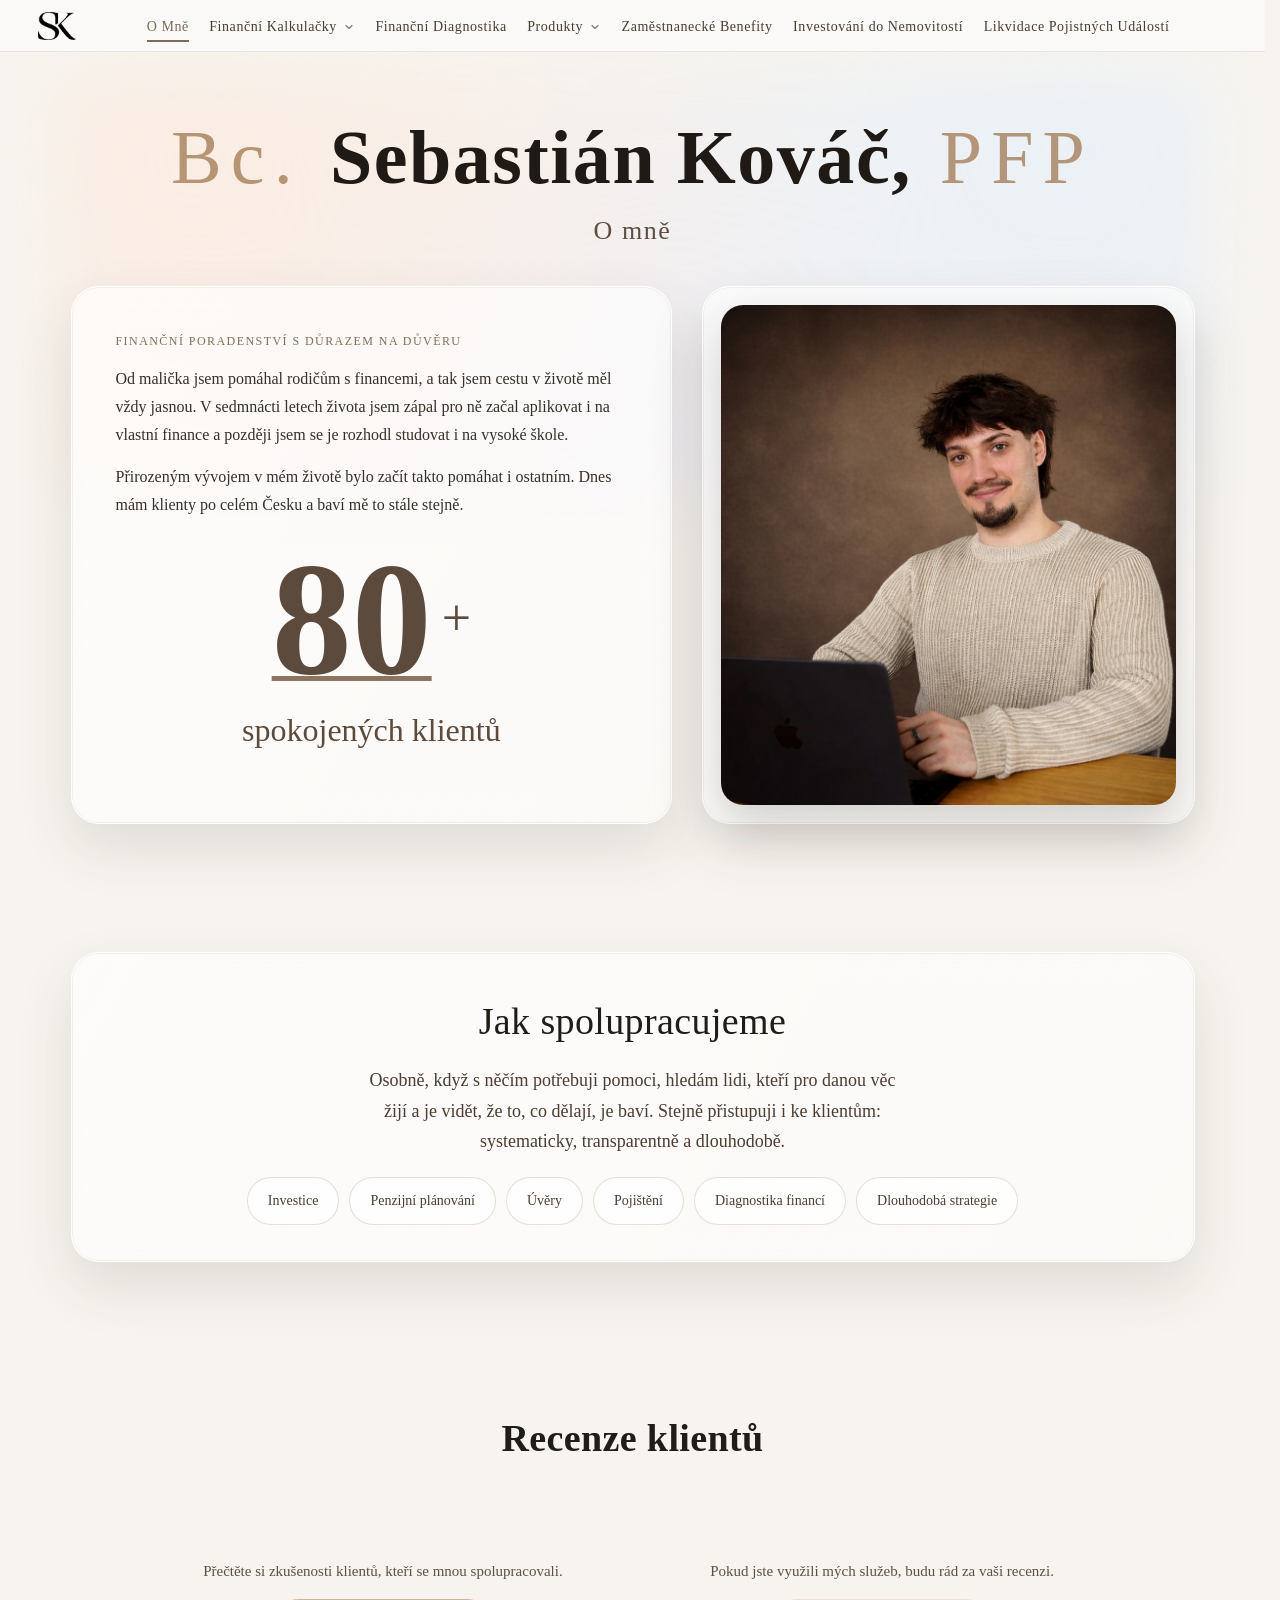
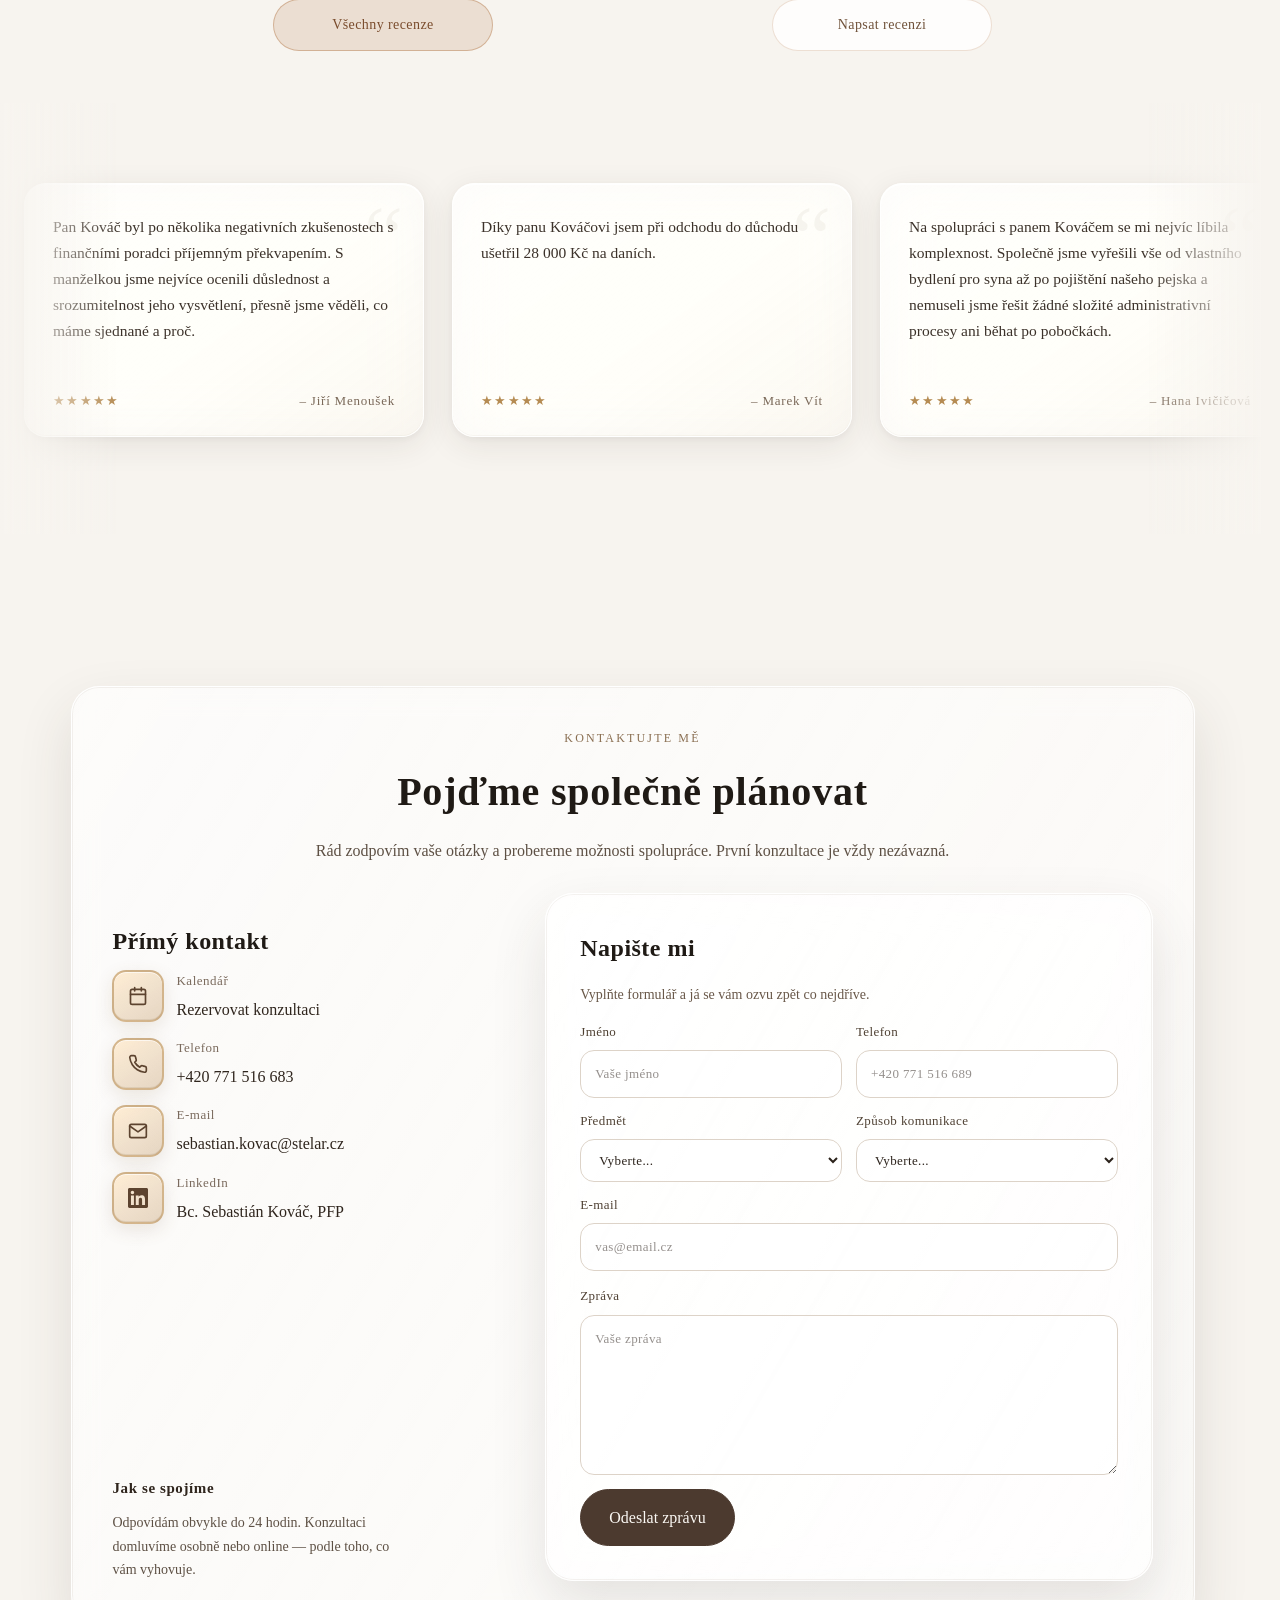
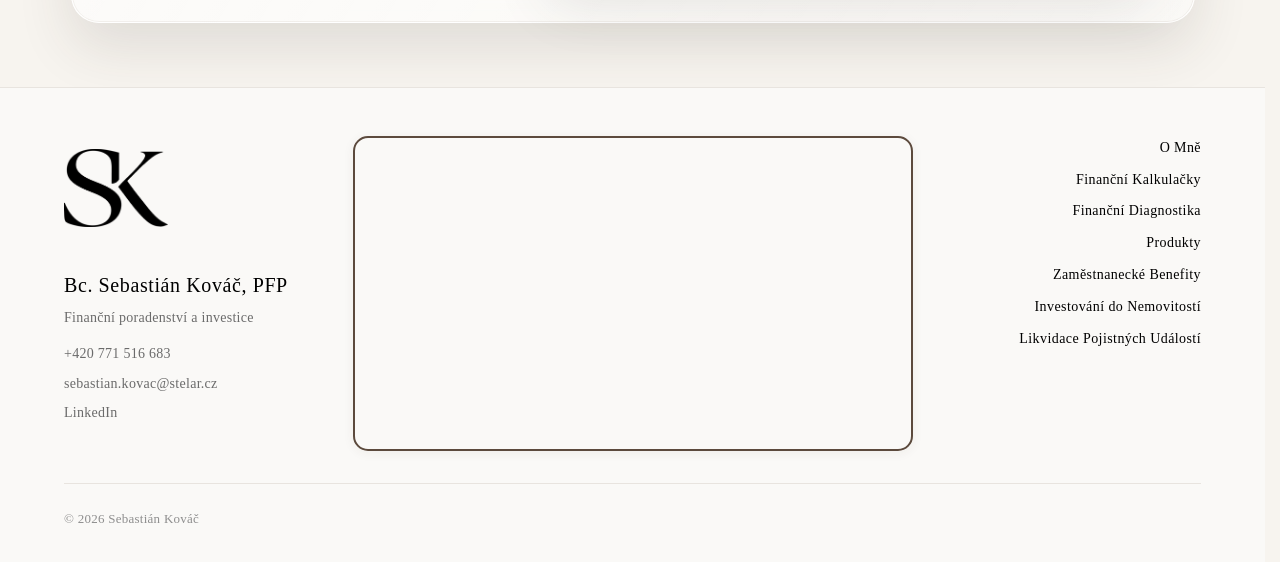
<file: index.html>
<!DOCTYPE html><html lang="cs"> <head><meta charset="utf-8"><meta name="viewport" content="width=device-width, initial-scale=1"><title>Bc. Sebastián Kováč — finanční poradce Brno</title><meta name="description" content="Bc. Sebastián Kováč, PFP — finanční poradce v Brně. Investice, penzijní spoření, úvěry a pojištění s osobním a transparentním přístupem. Klienti po celém Česku."><link rel="canonical" href="https://kovacsebastian.com/"><!-- Open Graph --><meta property="og:type" content="website"><meta property="og:site_name" content="Bc. Sebastián Kováč"><meta property="og:title" content="Bc. Sebastián Kováč — finanční poradce Brno"><meta property="og:description" content="Bc. Sebastián Kováč, PFP — finanční poradce v Brně. Investice, penzijní spoření, úvěry a pojištění s osobním a transparentním přístupem. Klienti po celém Česku."><meta property="og:url" content="https://kovacsebastian.com/"><meta property="og:image" content="https://kovacsebastian.com/omne.png"><meta property="og:locale" content="cs_CZ"><!-- Twitter --><meta name="twitter:card" content="summary_large_image"><meta name="twitter:title" content="Bc. Sebastián Kováč — finanční poradce Brno"><meta name="twitter:description" content="Bc. Sebastián Kováč, PFP — finanční poradce v Brně. Investice, penzijní spoření, úvěry a pojištění s osobním a transparentním přístupem. Klienti po celém Česku."><meta name="twitter:image" content="https://kovacsebastian.com/omne.png"><link rel="icon" href="/favicon.ico" sizes="any"><link rel="icon" type="image/svg+xml" href="/favicon.svg"><link rel="icon" type="image/png" sizes="96x96" href="/favicon-96x96.png"><link rel="apple-touch-icon" href="/apple-touch-icon.png"><link rel="manifest" href="/site.webmanifest"><script type="application/ld+json">{"@context":"https://schema.org","@type":"FinancialService","name":"Bc. Sebastián Kováč","description":"Finanční poradce v Brně — investice, penzijní spoření, úvěry, pojištění a dlouhodobá finanční strategie. Osobní přístup a transparentní poradenství po celém Česku.","url":"https://kovacsebastian.com/","image":"https://kovacsebastian.com/omne.png","email":"sebastian.kovac@stelar.cz","telephone":"+420771516683","areaServed":"CZ","address":{"@type":"PostalAddress","streetAddress":"Pražákova 1008/69","addressLocality":"Brno","postalCode":"639 00","addressCountry":"CZ"}}</script><!-- Google tag (gtag.js) --><script async src="https://www.googletagmanager.com/gtag/js?id=G-MT7EY1N8GN"></script><script>
      window.dataLayer = window.dataLayer || [];
      function gtag(){dataLayer.push(arguments);}
      gtag('js', new Date());
      gtag('config', 'G-MT7EY1N8GN');
    </script><link rel="stylesheet" href="/_astro/BaseLayout.DxZyio2D.css">
<link rel="stylesheet" href="/_astro/index.Bo7BvB8e.css"></head> <body> <nav class="nav-embed" data-astro-cid-dmqpwcec> <a href="/" class="nav-logo" aria-label="Sebastián Kováč — Domů" data-astro-cid-dmqpwcec> <img src="/transpfavicon.png" alt="Sebastián Kováč" data-astro-cid-dmqpwcec> </a> <div class="nav-inner" data-astro-cid-dmqpwcec> <ul class="nav-links" data-astro-cid-dmqpwcec> <li data-astro-cid-dmqpwcec><a href="/" class="nav-link active" data-astro-cid-dmqpwcec>O Mně</a></li> <li class="nav-dropdown-wrap" data-astro-cid-dmqpwcec> <button type="button" class="nav-link nav-trigger" aria-haspopup="true" data-astro-cid-dmqpwcec> <span class="trigger-label" data-astro-cid-dmqpwcec>Finanční Kalkulačky</span> <span class="caret-wrap" aria-hidden="true" data-astro-cid-dmqpwcec> <svg class="caret" width="12" height="12" viewBox="0 0 24 24" fill="none" data-astro-cid-dmqpwcec> <path d="M6 9l6 6 6-6" stroke="currentColor" stroke-width="2.25" stroke-linecap="round" stroke-linejoin="round" data-astro-cid-dmqpwcec></path> </svg> </span> </button> <div class="nav-dropdown" data-astro-cid-dmqpwcec> <a href="/financne-kalkulacky/investicna-kalkulacka" class="nav-dropdown-link" data-astro-cid-dmqpwcec>Kalkulačka Investic</a> <a href="/financne-kalkulacky/kolik-investovat-mesicne" class="nav-dropdown-link" data-astro-cid-dmqpwcec>Měsíční Investice pro Cíl</a> <a href="/financne-kalkulacky/kalkulacka-pro-rentu" class="nav-dropdown-link" data-astro-cid-dmqpwcec>Renta</a> <a href="/financne-kalkulacky/kalkulacka-inflace" class="nav-dropdown-link" data-astro-cid-dmqpwcec>Kalkulačka Inflace</a> </div> </li> <li data-astro-cid-dmqpwcec><a href="/financni-diagnostika" class="nav-link" data-astro-cid-dmqpwcec>Finanční Diagnostika</a></li> <li class="nav-dropdown-wrap" data-astro-cid-dmqpwcec> <button type="button" class="nav-link nav-trigger" aria-haspopup="true" data-astro-cid-dmqpwcec> <span class="trigger-label" data-astro-cid-dmqpwcec>Produkty</span> <span class="caret-wrap" aria-hidden="true" data-astro-cid-dmqpwcec> <svg class="caret" width="12" height="12" viewBox="0 0 24 24" fill="none" data-astro-cid-dmqpwcec> <path d="M6 9l6 6 6-6" stroke="currentColor" stroke-width="2.25" stroke-linecap="round" stroke-linejoin="round" data-astro-cid-dmqpwcec></path> </svg> </span> </button> <div class="nav-dropdown" data-astro-cid-dmqpwcec> <a href="/produkty/investice" class="nav-dropdown-link" data-astro-cid-dmqpwcec>Investice</a> <a href="/produkty/penzijni-sporeni" class="nav-dropdown-link" data-astro-cid-dmqpwcec>Penzijní Spoření</a> <a href="/produkty/uvery" class="nav-dropdown-link" data-astro-cid-dmqpwcec>Úvěry</a> <a href="/produkty/pojisteni" class="nav-dropdown-link" data-astro-cid-dmqpwcec>Pojištění</a> </div> </li> <li data-astro-cid-dmqpwcec><a href="/zamestnanecke-benefity" class="nav-link" data-astro-cid-dmqpwcec>Zaměstnanecké Benefity</a></li> <li data-astro-cid-dmqpwcec><a href="/investovani-do-nemovitosti" class="nav-link" data-astro-cid-dmqpwcec>Investování do Nemovitostí</a></li> <li data-astro-cid-dmqpwcec><a href="/likvidace-pojistnych-udalosti" class="nav-link" data-astro-cid-dmqpwcec>Likvidace Pojistných Událostí</a></li> </ul> </div> <!-- Mobile center name — hidden on desktop --> <span class="nav-mobile-name" aria-hidden="true" data-astro-cid-dmqpwcec>Bc. Sebastián Kováč, PFP</span> <!-- Hamburger — mobile only --> <button class="nav-hamburger" id="navHamburger" aria-label="Otevřít menu" aria-expanded="false" aria-controls="mobOverlay" data-astro-cid-dmqpwcec> <span class="ham-bar" data-astro-cid-dmqpwcec></span> <span class="ham-bar" data-astro-cid-dmqpwcec></span> <span class="ham-bar" data-astro-cid-dmqpwcec></span> </button> </nav> <!-- ─── Mobile full-screen overlay ─── --> <div class="mob-overlay" id="mobOverlay" aria-hidden="true" role="dialog" aria-modal="true" aria-label="Hlavní navigace" data-astro-cid-dmqpwcec> <div class="mob-overlay-inner" data-astro-cid-dmqpwcec> <div class="mob-overlay-head" data-astro-cid-dmqpwcec> <a href="/" class="mob-logo" aria-label="Sebastián Kováč — Domů" data-astro-cid-dmqpwcec> <img src="/transpfavicon.png" alt="Sebastián Kováč" data-astro-cid-dmqpwcec> </a> <button class="mob-close" id="mobClose" aria-label="Zavřít menu" data-astro-cid-dmqpwcec> <svg width="20" height="20" viewBox="0 0 24 24" fill="none" data-astro-cid-dmqpwcec> <path d="M18 6L6 18M6 6l12 12" stroke="currentColor" stroke-width="2.2" stroke-linecap="round" data-astro-cid-dmqpwcec></path> </svg> </button> </div> <nav class="mob-nav" data-astro-cid-dmqpwcec> <ul class="mob-list" data-astro-cid-dmqpwcec> <li class="mob-item" style="--i:0" data-astro-cid-dmqpwcec> <a href="/" class="mob-link active" data-astro-cid-dmqpwcec>O Mně</a> </li> <li class="mob-item mob-has-sub" style="--i:1" data-astro-cid-dmqpwcec> <button class="mob-link mob-trigger" aria-expanded="false" data-astro-cid-dmqpwcec> <span data-astro-cid-dmqpwcec>Finanční Kalkulačky</span> <svg class="mob-caret" width="16" height="16" viewBox="0 0 24 24" fill="none" data-astro-cid-dmqpwcec> <path d="M6 9l6 6 6-6" stroke="currentColor" stroke-width="2" stroke-linecap="round" stroke-linejoin="round" data-astro-cid-dmqpwcec></path> </svg> </button> <div class="mob-sub" data-astro-cid-dmqpwcec> <ul data-astro-cid-dmqpwcec> <li data-astro-cid-dmqpwcec><a href="/financne-kalkulacky/investicna-kalkulacka" class="mob-sub-link" data-astro-cid-dmqpwcec>Kalkulačka Investic</a></li> <li data-astro-cid-dmqpwcec><a href="/financne-kalkulacky/kolik-investovat-mesicne" class="mob-sub-link" data-astro-cid-dmqpwcec>Měsíční Investice pro Cíl</a></li> <li data-astro-cid-dmqpwcec><a href="/financne-kalkulacky/kalkulacka-pro-rentu" class="mob-sub-link" data-astro-cid-dmqpwcec>Renta</a></li> <li data-astro-cid-dmqpwcec><a href="/financne-kalkulacky/kalkulacka-inflace" class="mob-sub-link" data-astro-cid-dmqpwcec>Kalkulačka Inflace</a></li> </ul> </div> </li> <li class="mob-item" style="--i:2" data-astro-cid-dmqpwcec> <a href="/financni-diagnostika" class="mob-link" data-astro-cid-dmqpwcec>Finanční Diagnostika</a> </li> <li class="mob-item mob-has-sub" style="--i:3" data-astro-cid-dmqpwcec> <button class="mob-link mob-trigger" aria-expanded="false" data-astro-cid-dmqpwcec> <span data-astro-cid-dmqpwcec>Produkty</span> <svg class="mob-caret" width="16" height="16" viewBox="0 0 24 24" fill="none" data-astro-cid-dmqpwcec> <path d="M6 9l6 6 6-6" stroke="currentColor" stroke-width="2" stroke-linecap="round" stroke-linejoin="round" data-astro-cid-dmqpwcec></path> </svg> </button> <div class="mob-sub" data-astro-cid-dmqpwcec> <ul data-astro-cid-dmqpwcec> <li data-astro-cid-dmqpwcec><a href="/produkty/investice" class="mob-sub-link" data-astro-cid-dmqpwcec>Investice</a></li> <li data-astro-cid-dmqpwcec><a href="/produkty/penzijni-sporeni" class="mob-sub-link" data-astro-cid-dmqpwcec>Penzijní Spoření</a></li> <li data-astro-cid-dmqpwcec><a href="/produkty/uvery" class="mob-sub-link" data-astro-cid-dmqpwcec>Úvěry</a></li> <li data-astro-cid-dmqpwcec><a href="/produkty/pojisteni" class="mob-sub-link" data-astro-cid-dmqpwcec>Pojištění</a></li> </ul> </div> </li> <li class="mob-item" style="--i:4" data-astro-cid-dmqpwcec> <a href="/zamestnanecke-benefity" class="mob-link" data-astro-cid-dmqpwcec>Zaměstnanecké Benefity</a> </li> <li class="mob-item" style="--i:5" data-astro-cid-dmqpwcec> <a href="/investovani-do-nemovitosti" class="mob-link" data-astro-cid-dmqpwcec>Investování do Nemovitostí</a> </li> <li class="mob-item" style="--i:6" data-astro-cid-dmqpwcec> <a href="/likvidace-pojistnych-udalosti" class="mob-link" data-astro-cid-dmqpwcec>Likvidace Pojistných Událostí</a> </li> </ul> </nav> <footer class="mob-footer" data-astro-cid-dmqpwcec> <a href="tel:+420771516683" class="mob-footer-link" data-astro-cid-dmqpwcec>+420 771 516 683</a> <span class="mob-footer-sep" aria-hidden="true" data-astro-cid-dmqpwcec>·</span> <a href="mailto:sebastian.kovac@stelar.cz" class="mob-footer-link" data-astro-cid-dmqpwcec>sebastian.kovac@stelar.cz</a> </footer> </div> </div>  <script type="module">(()=>{const s=document.getElementById("navHamburger"),t=document.getElementById("mobOverlay");if(!s||!t)return;const u='a[href],button:not([disabled]),input,textarea,select,[tabindex]:not([tabindex="-1"])';function a(){return Array.from(t.querySelectorAll(u))}function c(){t.setAttribute("aria-hidden","false"),s.setAttribute("aria-expanded","true"),s.classList.add("open"),document.body.style.overflow="hidden",setTimeout(()=>{a()[0]?.focus()},60)}function o(){t.setAttribute("aria-hidden","true"),s.setAttribute("aria-expanded","false"),s.classList.remove("open"),document.body.style.overflow="",s.focus()}s.addEventListener("click",()=>{t.getAttribute("aria-hidden")==="false"?o():c()}),document.getElementById("mobClose")?.addEventListener("click",o),document.addEventListener("keydown",e=>{if(t.getAttribute("aria-hidden")!=="false")return;if(e.key==="Escape"){o();return}if(e.key!=="Tab")return;const n=a();if(!n.length)return;const r=n[0],i=n[n.length-1];e.shiftKey?document.activeElement===r&&(e.preventDefault(),i.focus()):document.activeElement===i&&(e.preventDefault(),r.focus())}),t.querySelectorAll(".mob-trigger").forEach(e=>{e.addEventListener("click",()=>{const n=e.nextElementSibling;if(!n)return;const r=n.classList.contains("open");t.querySelectorAll(".mob-sub.open").forEach(i=>{i.classList.remove("open"),i.previousElementSibling?.setAttribute("aria-expanded","false")}),r||(n.classList.add("open"),e.setAttribute("aria-expanded","true"))})})})();</script> <main>  <section class="hero" data-astro-cid-j7pv25f6> <div class="wash" data-astro-cid-j7pv25f6></div> <div class="hero-title-block" data-astro-cid-j7pv25f6> <h1 class="hero-name" data-astro-cid-j7pv25f6><span class="hero-pfp" data-astro-cid-j7pv25f6>Bc. </span>Sebastián Kováč,<span class="hero-pfp" data-astro-cid-j7pv25f6> PFP</span></h1> <p class="hero-subtitle" data-astro-cid-j7pv25f6>O mně</p> </div> <div class="hero-grid" data-astro-cid-j7pv25f6> <article class="glass hero-card reveal" data-astro-cid-j7pv25f6> <p class="eyebrow" data-astro-cid-j7pv25f6>Finanční poradenství s důrazem na důvěru</p> <p data-astro-cid-j7pv25f6>
Od malička jsem pomáhal rodičům s financemi, a tak jsem cestu v životě měl vždy jasnou.
          V sedmnácti letech života jsem zápal pro ně začal aplikovat i na vlastní finance a později
          jsem se je rozhodl studovat i na vysoké škole.
</p> <p data-astro-cid-j7pv25f6>
Přirozeným vývojem v mém životě bylo začít takto pomáhat i ostatním. Dnes mám klienty po
          celém Česku a baví mě to stále stejně.
</p> <div class="stat-row" data-astro-cid-j7pv25f6> <div class="stat-number" data-astro-cid-j7pv25f6> <u id="clientCounter" data-target="80" data-astro-cid-j7pv25f6>0</u><span class="plus" data-astro-cid-j7pv25f6>+</span> </div> <p class="stat-label" data-astro-cid-j7pv25f6>spokojených klientů</p> </div> </article> <aside class="glass image-card reveal" data-astro-cid-j7pv25f6> <div class="image-wrap" id="tiltCard" data-astro-cid-j7pv25f6> <img src="/omne.png" alt="Sebastián Kováč" data-astro-cid-j7pv25f6> </div> </aside> </div> </section> <section class="services reveal" data-astro-cid-j7pv25f6> <div class="glass service-card" data-astro-cid-j7pv25f6> <h2 data-astro-cid-j7pv25f6>Jak spolupracujeme</h2> <p data-astro-cid-j7pv25f6>
Osobně, když s něčím potřebuji pomoci, hledám lidi, kteří pro danou věc žijí a je vidět, že to,
        co dělají, je baví. Stejně přistupuji i ke klientům: systematicky, transparentně a dlouhodobě.
</p> <div class="pill-grid" data-astro-cid-j7pv25f6> <a href="/produkty/investice" class="pill" data-astro-cid-j7pv25f6>Investice</a> <a href="/produkty/penzijni-sporeni" class="pill" data-astro-cid-j7pv25f6>Penzijní plánování</a> <a href="/produkty/uvery" class="pill" data-astro-cid-j7pv25f6>Úvěry</a> <a href="/produkty/pojisteni" class="pill" data-astro-cid-j7pv25f6>Pojištění</a> <a href="/financni-diagnostika" class="pill" data-astro-cid-j7pv25f6>Diagnostika financí</a> <a href="#kontakt" class="pill" data-astro-cid-j7pv25f6>Dlouhodobá strategie</a> </div> </div> </section> <section class="reviews reveal" aria-label="Recenze klientů" data-astro-cid-j7pv25f6> <div class="reviews-head" data-astro-cid-j7pv25f6> <h2 data-astro-cid-j7pv25f6>Recenze klientů</h2> </div> <div class="reviews-cta-wrap" data-astro-cid-j7pv25f6> <div class="reviews-cta-group" data-astro-cid-j7pv25f6> <div class="reviews-cta-item reviews-cta-item--left" data-astro-cid-j7pv25f6> <p class="reviews-cta-copy" data-astro-cid-j7pv25f6>Přečtěte si zkušenosti klientů, kteří se mnou spolupracovali.</p> <a href="/recenze#vsechny-recenze" class="reviews-cta reviews-cta--secondary" data-astro-cid-j7pv25f6>Všechny recenze</a> </div> <div class="reviews-cta-item reviews-cta-item--right" data-astro-cid-j7pv25f6> <p class="reviews-cta-copy" data-astro-cid-j7pv25f6>Pokud jste využili mých služeb, budu rád za vaši recenzi.</p> <a href="/recenze" class="reviews-cta" data-astro-cid-j7pv25f6>Napsat recenzi</a> </div> </div> </div> <div class="reviews-marquee" data-astro-cid-j7pv25f6> <div class="reviews-edge reviews-edge--left" aria-hidden="true" data-astro-cid-j7pv25f6></div> <div class="reviews-edge reviews-edge--right" aria-hidden="true" data-astro-cid-j7pv25f6></div> <div class="reviews-track" data-astro-cid-j7pv25f6> <article class="review-card" data-astro-cid-j7pv25f6><span class="review-deco" aria-hidden="true" data-astro-cid-j7pv25f6>&ldquo;</span><p data-astro-cid-j7pv25f6>Pan Kováč byl po několika negativních zkušenostech s finančními poradci příjemným překvapením. S manželkou jsme nejvíce ocenili důslednost a srozumitelnost jeho vysvětlení, přesně jsme věděli, co máme sjednané a proč.</p><footer class="review-footer" data-astro-cid-j7pv25f6><div class="stars" data-astro-cid-j7pv25f6>★★★★★</div><span class="reviewer" data-astro-cid-j7pv25f6>– Jiří Menoušek</span></footer></article> <article class="review-card" data-astro-cid-j7pv25f6><span class="review-deco" aria-hidden="true" data-astro-cid-j7pv25f6>&ldquo;</span><p data-astro-cid-j7pv25f6>Díky panu Kováčovi jsem při odchodu do důchodu ušetřil 28 000 Kč na daních.</p><footer class="review-footer" data-astro-cid-j7pv25f6><div class="stars" data-astro-cid-j7pv25f6>★★★★★</div><span class="reviewer" data-astro-cid-j7pv25f6>– Marek Vít</span></footer></article> <article class="review-card" data-astro-cid-j7pv25f6><span class="review-deco" aria-hidden="true" data-astro-cid-j7pv25f6>&ldquo;</span><p data-astro-cid-j7pv25f6>Na spolupráci s panem Kováčem se mi nejvíc líbila komplexnost. Společně jsme vyřešili vše od vlastního bydlení pro syna až po pojištění našeho pejska a nemuseli jsme řešit žádné složité administrativní procesy ani běhat po pobočkách.</p><footer class="review-footer" data-astro-cid-j7pv25f6><div class="stars" data-astro-cid-j7pv25f6>★★★★★</div><span class="reviewer" data-astro-cid-j7pv25f6>– Hana Ivičičová</span></footer></article> <article class="review-card" data-astro-cid-j7pv25f6><span class="review-deco" aria-hidden="true" data-astro-cid-j7pv25f6>&ldquo;</span><p data-astro-cid-j7pv25f6>S panem Kováčem investuji už roky a při nečekané události v rodině, kdy jsem potřebovala rychle vybrat peníze, jsem zjistila, že vše, na čem jsme se dohodli, je pravda a že je to seriózní člověk. Nejenže byly peníze na účtu do 2 dnů po zavolání, ale hlavně jich bylo podstatně více než při jednorázovém vkladu.</p><footer class="review-footer" data-astro-cid-j7pv25f6><div class="stars" data-astro-cid-j7pv25f6>★★★★★</div><span class="reviewer" data-astro-cid-j7pv25f6>– Veronika Knoflíčková</span></footer></article> <article class="review-card" data-astro-cid-j7pv25f6><span class="review-deco" aria-hidden="true" data-astro-cid-j7pv25f6>&ldquo;</span><p data-astro-cid-j7pv25f6>Seriózní jednání na úrovni. Problém s příspěvkem zaměstnavatele, který jsem měl, pan Kováč vyřešil rychle.</p><footer class="review-footer" data-astro-cid-j7pv25f6><div class="stars" data-astro-cid-j7pv25f6>★★★★★</div><span class="reviewer" data-astro-cid-j7pv25f6>– Antonín Novák</span></footer></article> <article class="review-card" data-astro-cid-j7pv25f6><span class="review-deco" aria-hidden="true" data-astro-cid-j7pv25f6>&ldquo;</span><p data-astro-cid-j7pv25f6>Pan Kováč nám pomohl aktualizovat pojištění, aniž by pojišťovna vyžadovala skoumání zdravotného stavu již nemocného manžela</p><footer class="review-footer" data-astro-cid-j7pv25f6><div class="stars" data-astro-cid-j7pv25f6>★★★★★</div><span class="reviewer" data-astro-cid-j7pv25f6>– Zdeněk Ferenčák</span></footer></article> <article class="review-card" data-astro-cid-j7pv25f6><span class="review-deco" aria-hidden="true" data-astro-cid-j7pv25f6>&ldquo;</span><p data-astro-cid-j7pv25f6>Pan Kováč byl po několika negativních zkušenostech s finančními poradci příjemným překvapením. S manželkou jsme nejvíce ocenili důslednost a srozumitelnost jeho vysvětlení, přesně jsme věděli, co máme sjednané a proč.</p><footer class="review-footer" data-astro-cid-j7pv25f6><div class="stars" data-astro-cid-j7pv25f6>★★★★★</div><span class="reviewer" data-astro-cid-j7pv25f6>– Jiří Menoušek</span></footer></article> <article class="review-card" data-astro-cid-j7pv25f6><span class="review-deco" aria-hidden="true" data-astro-cid-j7pv25f6>&ldquo;</span><p data-astro-cid-j7pv25f6>Díky panu Kováčovi jsem při odchodu do důchodu ušetřil 28 000 Kč na daních.</p><footer class="review-footer" data-astro-cid-j7pv25f6><div class="stars" data-astro-cid-j7pv25f6>★★★★★</div><span class="reviewer" data-astro-cid-j7pv25f6>– Marek Vít</span></footer></article> <article class="review-card" data-astro-cid-j7pv25f6><span class="review-deco" aria-hidden="true" data-astro-cid-j7pv25f6>&ldquo;</span><p data-astro-cid-j7pv25f6>Na spolupráci s panem Kováčem se mi nejvíc líbila komplexnost. Společně jsme vyřešili vše od vlastního bydlení pro syna až po pojištění našeho pejska a nemuseli jsme řešit žádné složité administrativní procesy ani běhat po pobočkách.</p><footer class="review-footer" data-astro-cid-j7pv25f6><div class="stars" data-astro-cid-j7pv25f6>★★★★★</div><span class="reviewer" data-astro-cid-j7pv25f6>– Hana Ivičičová</span></footer></article> <article class="review-card" data-astro-cid-j7pv25f6><span class="review-deco" aria-hidden="true" data-astro-cid-j7pv25f6>&ldquo;</span><p data-astro-cid-j7pv25f6>S panem Kováčem investuji už roky a při nečekané události v rodině, kdy jsem potřebovala rychle vybrat peníze, jsem zjistila, že vše, na čem jsme se dohodli, je pravda a že je to seriózní člověk. Nejenže byly peníze na účtu do 2 dnů po zavolání, ale hlavně jich bylo podstatně více než při jednorázovém vkladu.</p><footer class="review-footer" data-astro-cid-j7pv25f6><div class="stars" data-astro-cid-j7pv25f6>★★★★★</div><span class="reviewer" data-astro-cid-j7pv25f6>– Veronika Knoflíčková</span></footer></article> <article class="review-card" data-astro-cid-j7pv25f6><span class="review-deco" aria-hidden="true" data-astro-cid-j7pv25f6>&ldquo;</span><p data-astro-cid-j7pv25f6>Seriózní jednání na úrovni. Problém s příspěvkem zaměstnavatele, který jsem měl, pan Kováč vyřešil rychle.</p><footer class="review-footer" data-astro-cid-j7pv25f6><div class="stars" data-astro-cid-j7pv25f6>★★★★★</div><span class="reviewer" data-astro-cid-j7pv25f6>– Antonín Novák</span></footer></article> <article class="review-card" data-astro-cid-j7pv25f6><span class="review-deco" aria-hidden="true" data-astro-cid-j7pv25f6>&ldquo;</span><p data-astro-cid-j7pv25f6>Pan Kováč nám pomohl aktualizovat pojištění, aniž by pojišťovna vyžadovala skoumání zdravotného stavu již nemocného manžela</p><footer class="review-footer" data-astro-cid-j7pv25f6><div class="stars" data-astro-cid-j7pv25f6>★★★★★</div><span class="reviewer" data-astro-cid-j7pv25f6>– Zdeněk Ferenčák</span></footer></article> </div> </div> </section> <section class="contact reveal" id="kontakt" data-astro-cid-j7pv25f6> <div class="glass contact-shell" data-astro-cid-j7pv25f6> <div class="contact-header" data-astro-cid-j7pv25f6> <p class="contact-kicker" data-astro-cid-j7pv25f6>Kontaktujte mě</p> <h2 class="contact-title" data-astro-cid-j7pv25f6>Pojďme společně plánovat</h2> <p class="contact-sub" data-astro-cid-j7pv25f6>Rád zodpovím vaše otázky a probereme možnosti spolupráce. První konzultace je vždy nezávazná.</p> </div> <div class="contact-columns" data-astro-cid-j7pv25f6> <h3 class="contact-info-heading" data-astro-cid-j7pv25f6>Přímý kontakt</h3> <aside class="contact-info" data-astro-cid-j7pv25f6> <div class="contact-methods" data-astro-cid-j7pv25f6> <a class="contact-method" href="https://calendar.notion.so/meet/sebastinkov/dostupnost" target="_blank" rel="noopener noreferrer" data-astro-cid-j7pv25f6> <span class="method-icon" aria-hidden="true" data-astro-cid-j7pv25f6> <svg width="20" height="20" viewBox="0 0 24 24" fill="none" stroke="currentColor" stroke-width="2" stroke-linecap="round" stroke-linejoin="round" data-astro-cid-j7pv25f6><rect x="3" y="4" width="18" height="18" rx="2" ry="2" data-astro-cid-j7pv25f6></rect><line x1="16" y1="2" x2="16" y2="6" data-astro-cid-j7pv25f6></line><line x1="8" y1="2" x2="8" y2="6" data-astro-cid-j7pv25f6></line><line x1="3" y1="10" x2="21" y2="10" data-astro-cid-j7pv25f6></line></svg> </span> <span class="method-text" data-astro-cid-j7pv25f6> <span class="method-label" data-astro-cid-j7pv25f6>Kalendář</span> <span class="method-value" data-astro-cid-j7pv25f6>Rezervovat konzultaci</span> </span> </a> <a class="contact-method" href="tel:+420771516683" data-astro-cid-j7pv25f6> <span class="method-icon" aria-hidden="true" data-astro-cid-j7pv25f6> <svg width="20" height="20" viewBox="0 0 24 24" fill="none" stroke="currentColor" stroke-width="2" stroke-linecap="round" stroke-linejoin="round" data-astro-cid-j7pv25f6><path d="M22 16.92v3a2 2 0 0 1-2.18 2 19.79 19.79 0 0 1-8.63-3.07 19.5 19.5 0 0 1-6-6 19.79 19.79 0 0 1-3.07-8.67A2 2 0 0 1 4.11 2h3a2 2 0 0 1 2 1.72 12.84 12.84 0 0 0 .7 2.81 2 2 0 0 1-.45 2.11L8.09 9.91a16 16 0 0 0 6 6l1.27-1.27a2 2 0 0 1 2.11-.45 12.84 12.84 0 0 0 2.81.7A2 2 0 0 1 22 16.92z" data-astro-cid-j7pv25f6></path></svg> </span> <span class="method-text" data-astro-cid-j7pv25f6> <span class="method-label" data-astro-cid-j7pv25f6>Telefon</span> <span class="method-value" data-astro-cid-j7pv25f6>+420 771 516 683</span> </span> </a> <a class="contact-method" href="mailto:sebastian.kovac@stelar.cz" data-astro-cid-j7pv25f6> <span class="method-icon" aria-hidden="true" data-astro-cid-j7pv25f6> <svg width="20" height="20" viewBox="0 0 24 24" fill="none" stroke="currentColor" stroke-width="2" stroke-linecap="round" stroke-linejoin="round" data-astro-cid-j7pv25f6><path d="M4 4h16c1.1 0 2 .9 2 2v12c0 1.1-.9 2-2 2H4c-1.1 0-2-.9-2-2V6c0-1.1.9-2 2-2z" data-astro-cid-j7pv25f6></path><polyline points="22,6 12,13 2,6" data-astro-cid-j7pv25f6></polyline></svg> </span> <span class="method-text" data-astro-cid-j7pv25f6> <span class="method-label" data-astro-cid-j7pv25f6>E-mail</span> <span class="method-value" data-astro-cid-j7pv25f6>sebastian.kovac@stelar.cz</span> </span> </a> <a class="contact-method" href="https://www.linkedin.com/in/sebasti%C3%A1n-kov%C3%A1%C4%8D-pfp" target="_blank" rel="noopener noreferrer" data-astro-cid-j7pv25f6> <span class="method-icon" aria-hidden="true" data-astro-cid-j7pv25f6> <svg width="20" height="20" viewBox="0 0 24 24" fill="currentColor" aria-hidden="true" data-astro-cid-j7pv25f6><path d="M20.447 20.452h-3.554v-5.569c0-1.328-.027-3.037-1.852-3.037-1.853 0-2.136 1.445-2.136 2.939v5.667H9.351V9h3.414v1.561h.046c.477-.9 1.637-1.85 3.37-1.85 3.601 0 4.267 2.37 4.267 5.455v6.286zM5.337 7.433c-1.144 0-2.063-.926-2.063-2.065 0-1.138.92-2.063 2.063-2.063 1.14 0 2.064.925 2.064 2.063 0 1.139-.925 2.065-2.064 2.065zm1.782 13.019H3.555V9h3.564v11.452zM22.225 0H1.771C.792 0 0 .774 0 1.729v20.542C0 23.227.792 24 1.771 24h20.451C23.2 24 24 23.227 24 22.271V1.729C24 .774 23.2 0 22.222 0h.003z" data-astro-cid-j7pv25f6></path></svg> </span> <span class="method-text" data-astro-cid-j7pv25f6> <span class="method-label" data-astro-cid-j7pv25f6>LinkedIn</span> <span class="method-value" data-astro-cid-j7pv25f6>Bc. Sebastián Kováč, PFP</span> </span> </a> </div> <div class="contact-aside-note" data-astro-cid-j7pv25f6> <h4 data-astro-cid-j7pv25f6>Jak se spojíme</h4> <p data-astro-cid-j7pv25f6>
Odpovídám obvykle do 24 hodin. Konzultaci domluvíme osobně nebo online — podle toho, co vám vyhovuje.
</p> </div> </aside> <form class="glass contact-form" id="contactForm" data-astro-cid-j7pv25f6> <h3 class="form-heading" data-astro-cid-j7pv25f6>Napište mi</h3> <p class="lead" data-astro-cid-j7pv25f6>Vyplňte formulář a já se vám ozvu zpět co nejdříve.</p> <div class="field-grid" data-astro-cid-j7pv25f6> <label data-astro-cid-j7pv25f6>Jméno<input name="Name" type="text" required placeholder="Vaše jméno" data-astro-cid-j7pv25f6></label> <label data-astro-cid-j7pv25f6>Telefon<input name="Phone" type="tel" placeholder="+420 771 516 689" data-astro-cid-j7pv25f6></label> <label data-astro-cid-j7pv25f6>Předmět
<select name="Subject" required data-astro-cid-j7pv25f6> <option value="" disabled selected data-astro-cid-j7pv25f6>Vyberte...</option> <option data-astro-cid-j7pv25f6>Finanční diagnostika</option> <option data-astro-cid-j7pv25f6>Investování do nemovitostí</option> <option data-astro-cid-j7pv25f6>Investice</option> <option data-astro-cid-j7pv25f6>Penzijní spoření</option> <option data-astro-cid-j7pv25f6>Úvěry</option> <option data-astro-cid-j7pv25f6>Pojištění</option> <option data-astro-cid-j7pv25f6>Jiný</option> </select> </label> <label data-astro-cid-j7pv25f6>Způsob komunikace
<select name="Communication preference" required data-astro-cid-j7pv25f6> <option value="" disabled selected data-astro-cid-j7pv25f6>Vyberte...</option> <option data-astro-cid-j7pv25f6>WhatsApp</option> <option data-astro-cid-j7pv25f6>E-mail</option> <option data-astro-cid-j7pv25f6>Telefon</option> </select> </label> <label class="field-full" data-astro-cid-j7pv25f6>E-mail<input name="Email" type="email" required placeholder="vas@email.cz" data-astro-cid-j7pv25f6></label> </div> <label data-astro-cid-j7pv25f6>Zpráva<textarea name="Message" required placeholder="Vaše zpráva" data-astro-cid-j7pv25f6></textarea></label> <div class="submit-row" data-astro-cid-j7pv25f6> <button type="submit" class="submit-btn" data-astro-cid-j7pv25f6>Odeslat zprávu</button> <p class="form-success" id="formSuccess" style="display:none;" data-astro-cid-j7pv25f6>Zpráva byla úspěšně odeslána.</p> <p class="form-error" id="formError" style="display:none;" data-astro-cid-j7pv25f6>Odeslání se nezdařilo. Zkuste to prosím znovu.</p> </div> </form> </div> </div> </section> <script type="module">(()=>{const c=document.getElementById("clientCounter");if(c){const n=Number(c.getAttribute("data-target")||0),e=1400,r=performance.now(),t=o=>{const s=Math.min((o-r)/e,1),d=1-Math.pow(1-s,4);c.textContent=String(Math.floor(n*d)),s<1&&requestAnimationFrame(t)};requestAnimationFrame(t)}const a=document.getElementById("tiltCard");a&&(a.addEventListener("mousemove",n=>{const e=a.getBoundingClientRect(),r=(n.clientX-e.left)/e.width-.5,t=(n.clientY-e.top)/e.height-.5;a.style.transform=`perspective(900px) rotateX(${(-t*5).toFixed(2)}deg) rotateY(${(r*6).toFixed(2)}deg)`}),a.addEventListener("mouseleave",()=>{a.style.transform="perspective(900px) rotateX(0deg) rotateY(0deg)"}));const l=new IntersectionObserver(n=>{n.forEach(e=>{e.isIntersecting&&e.target.classList.add("in")})},{threshold:.15});document.querySelectorAll(".reveal").forEach(n=>l.observe(n)),document.querySelectorAll(".review-card").forEach(n=>{const e=n,r=(t,o)=>{const s=(t.clientX-o.left)/o.width-.5;return`perspective(700px) rotateX(${(-((t.clientY-o.top)/o.height-.5)*7).toFixed(2)}deg) rotateY(${(s*9).toFixed(2)}deg) scale(1.02)`};e.addEventListener("mouseenter",t=>{const o=e.getBoundingClientRect();e.style.transition="transform 0.2s ease, box-shadow 0.42s cubic-bezier(0.22,1,0.36,1), border-color 0.42s ease",e.style.transform=r(t,o)}),e.addEventListener("mousemove",t=>{e.style.transition="box-shadow 0.42s cubic-bezier(0.22,1,0.36,1), border-color 0.42s ease",e.style.transform=r(t,e.getBoundingClientRect())}),e.addEventListener("mouseleave",()=>{e.style.transition="transform 0.48s cubic-bezier(0.22,1,0.36,1), box-shadow 0.42s cubic-bezier(0.22,1,0.36,1), border-color 0.42s ease",e.style.transform="perspective(700px) rotateX(0deg) rotateY(0deg) scale(1)"})});const i=document.getElementById("contactForm");i&&i.addEventListener("submit",async n=>{n.preventDefault();const e=i.querySelector('button[type="submit"]'),r=document.getElementById("formSuccess"),t=document.getElementById("formError");if(!e||!r||!t)return;const o=Object.fromEntries(new FormData(i));e.disabled=!0,e.textContent="Odesílám…",r.style.display="none",t.style.display="none";try{const s=await fetch("https://api.airtable.com/v0/app9lJFqHiPL7G9kx/KS%20form",{method:"POST",headers:{"Content-Type":"application/json",Authorization:"Bearer patXRmMd6taorwJOE.ec477de62c4f26dce8836562a12c6282aa64f04c66935376506009650a9fb992"},body:JSON.stringify({fields:{Name:o.Name||"",Email:o.Email||"",Phone:o.Phone||"",Message:o.Message||"","Communication preference":o["Communication preference"]||"",Subject:o.Subject||""}})});if(!s.ok)throw new Error(String(s.status));r.style.display="block",i.reset()}catch{t.style.display="block"}finally{e.disabled=!1,e.textContent="Odeslat zprávu"}})})();</script>  </main> <footer class="footer-embed" data-astro-cid-sz7xmlte> <div class="footer-inner" data-astro-cid-sz7xmlte> <div class="footer-row" data-astro-cid-sz7xmlte> <div class="footer-main" data-astro-cid-sz7xmlte> <a href="/" class="footer-logo-link" aria-label="Domů" data-astro-cid-sz7xmlte> <img src="/transpfavicon.png" alt="Sebastián Kováč" class="footer-logo" data-astro-cid-sz7xmlte> </a> <div class="footer-name" data-astro-cid-sz7xmlte>Bc. Sebastián Kováč, PFP</div> <div class="footer-tagline" data-astro-cid-sz7xmlte>Finanční poradenství a investice</div> <div class="footer-contact" data-astro-cid-sz7xmlte> <a href="tel:+420771516683" class="footer-contact-link" data-astro-cid-sz7xmlte>+420 771 516 683</a> <a href="mailto:sebastian.kovac@stelar.cz" class="footer-contact-link" data-astro-cid-sz7xmlte>sebastian.kovac@stelar.cz</a> <a href="https://www.linkedin.com/in/sebasti%C3%A1n-kov%C3%A1%C4%8D-pfp" class="footer-contact-link" target="_blank" rel="noopener noreferrer" data-astro-cid-sz7xmlte>LinkedIn</a> </div> </div> <div class="footer-map-wrap" data-astro-cid-sz7xmlte> <iframe src="https://www.google.com/maps/embed?pb=!1m18!1m12!1m3!1d652.0728525897156!2d16.605030069661147!3d49.17605667494077!2m3!1f0!2f0!3f0!3m2!1i1024!2i768!4f13.1!3m3!1m2!1s0x47129507feac52ad%3A0x5b858fd3dbffa63!2sPra%C5%BE%C3%A1kova%201008%2F69%2C%20639%2000%20Brno-jih%2C%20Czechia!5e0!3m2!1sen!2ses!4v1772108890025!5m2!1sen!2ses" width="600" height="450" allowfullscreen="" loading="lazy" referrerpolicy="no-referrer-when-downgrade" title="Mapa - Pražákova 1008/69, Brno" data-astro-cid-sz7xmlte></iframe> </div> <nav class="footer-links" data-astro-cid-sz7xmlte> <a href="/" class="footer-link" data-astro-cid-sz7xmlte>O Mně</a> <a href="/financne-kalkulacky/investicna-kalkulacka" class="footer-link" data-astro-cid-sz7xmlte>Finanční Kalkulačky</a> <a href="/financni-diagnostika" class="footer-link" data-astro-cid-sz7xmlte>Finanční Diagnostika</a> <a href="/produkty/investice" class="footer-link" data-astro-cid-sz7xmlte>Produkty</a> <a href="/zamestnanecke-benefity" class="footer-link" data-astro-cid-sz7xmlte>Zaměstnanecké Benefity</a> <a href="/investovani-do-nemovitosti" class="footer-link" data-astro-cid-sz7xmlte>Investování do Nemovitostí</a> <a href="/likvidace-pojistnych-udalosti" class="footer-link" data-astro-cid-sz7xmlte>Likvidace Pojistných Událostí</a> </nav> </div> <div class="footer-bottom" data-astro-cid-sz7xmlte> <div class="footer-copy" data-astro-cid-sz7xmlte>© <span id="footer-year" data-astro-cid-sz7xmlte></span> Sebastián Kováč</div> </div> </div> </footer> <script type="module">(function(){var e=document.getElementById("footer-year");e&&(e.textContent=String(new Date().getFullYear()))})();</script> </body></html>
</file>
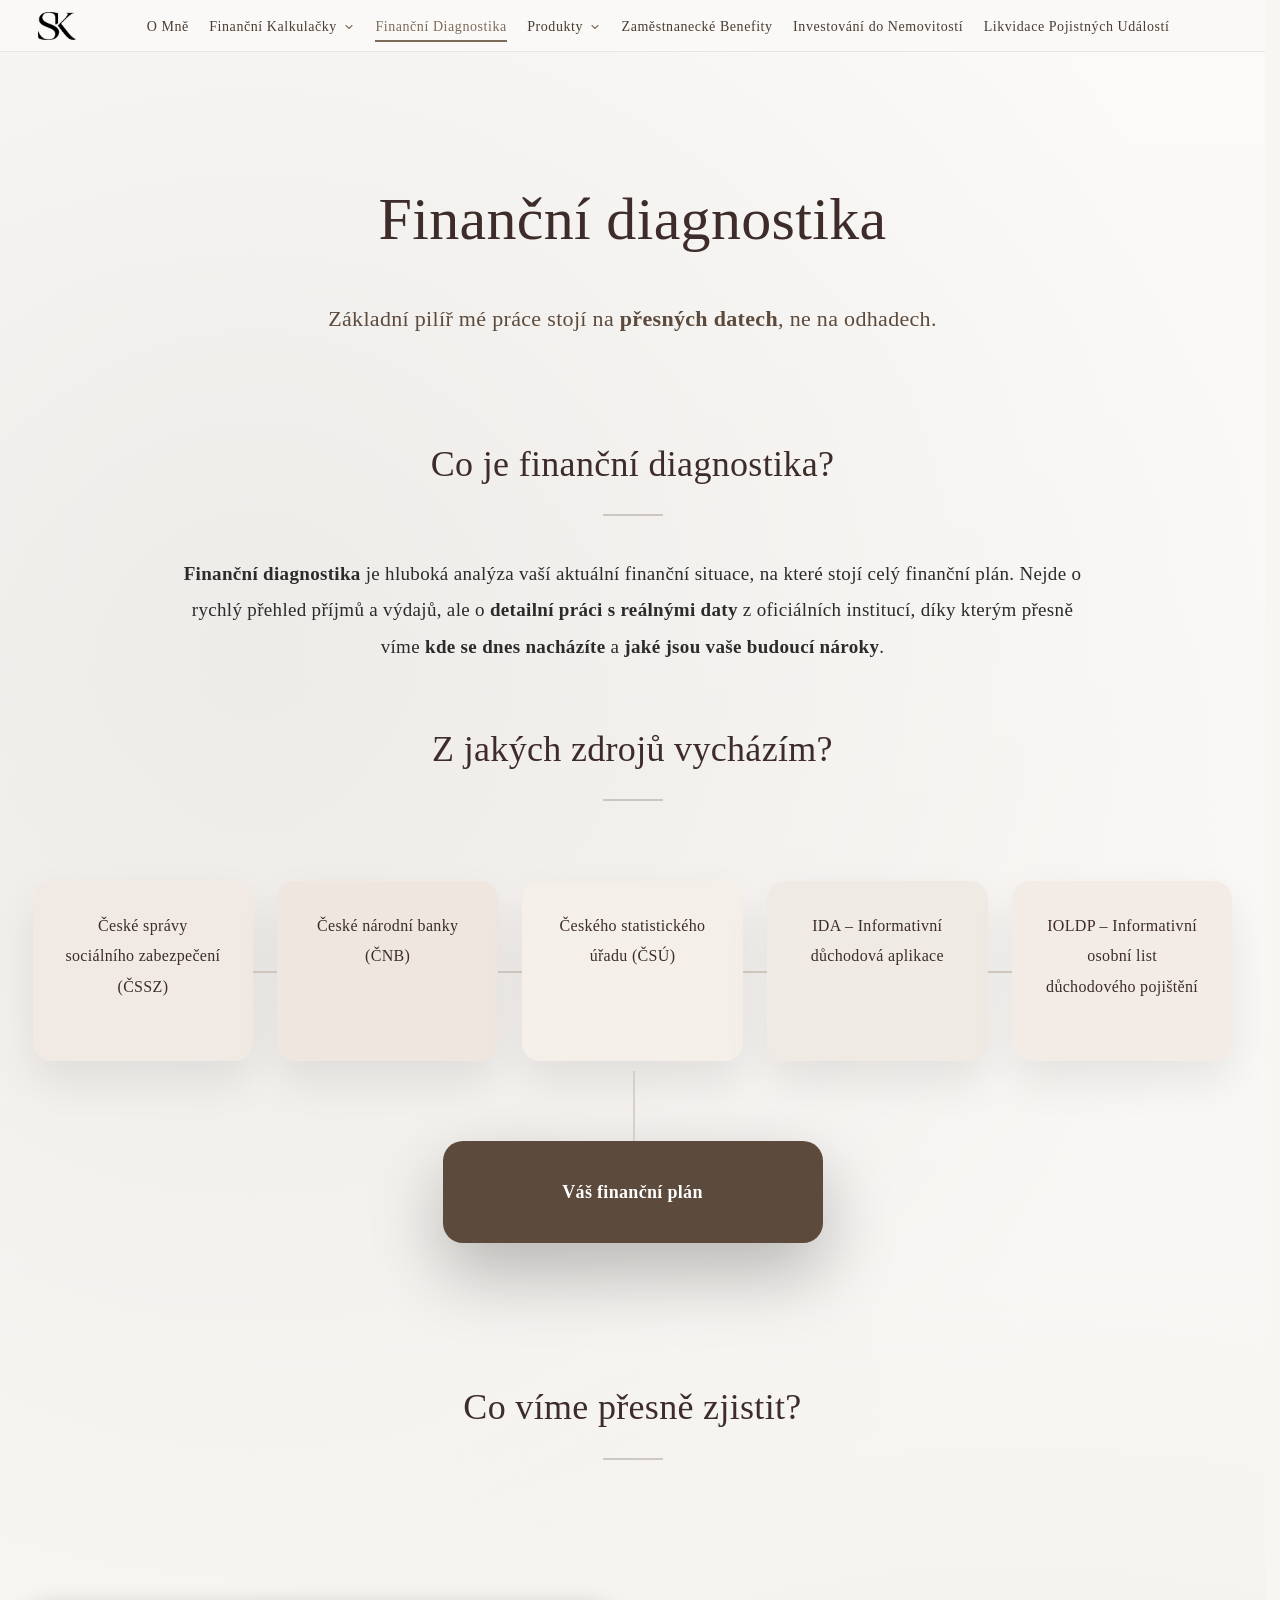
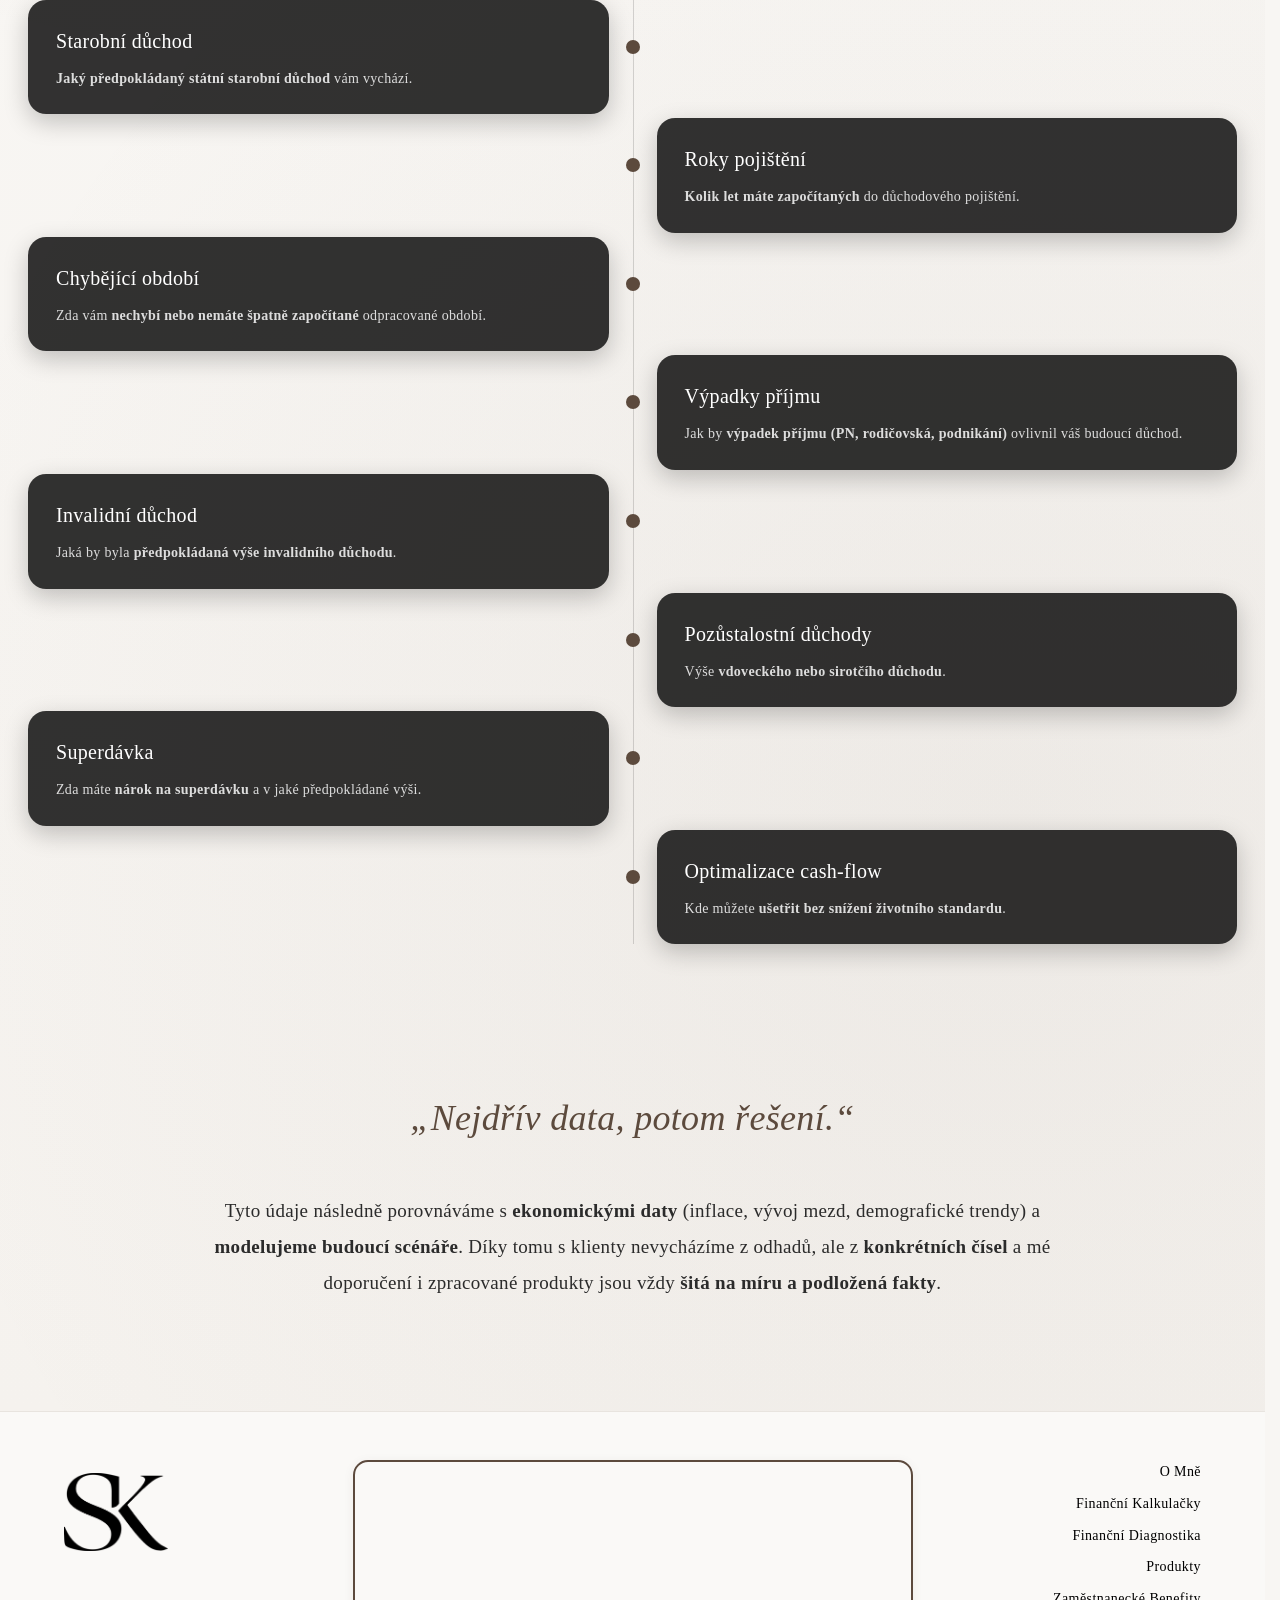
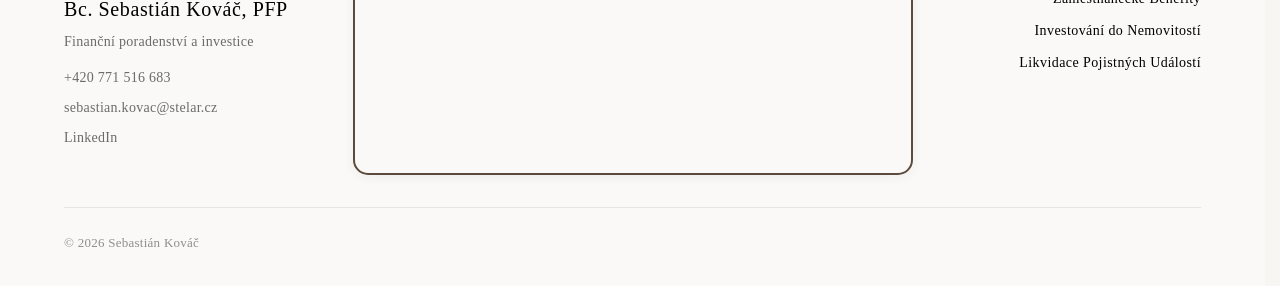
<file: financni-diagnostika/index.html>
<!DOCTYPE html><html lang="cs"> <head><meta charset="utf-8"><meta name="viewport" content="width=device-width, initial-scale=1"><title>Finanční Diagnostika | Bc. Sebastián Kováč</title><meta name="description" content="Bezplatná finanční diagnostika — komplexní pohled na vaše finance, rezervy, pojištění a investice s návrhem dalších kroků."><link rel="canonical" href="https://kovacsebastian.com/financni-diagnostika"><!-- Open Graph --><meta property="og:type" content="website"><meta property="og:site_name" content="Bc. Sebastián Kováč"><meta property="og:title" content="Finanční Diagnostika | Bc. Sebastián Kováč"><meta property="og:description" content="Bezplatná finanční diagnostika — komplexní pohled na vaše finance, rezervy, pojištění a investice s návrhem dalších kroků."><meta property="og:url" content="https://kovacsebastian.com/financni-diagnostika"><meta property="og:image" content="https://kovacsebastian.com/omne.png"><meta property="og:locale" content="cs_CZ"><!-- Twitter --><meta name="twitter:card" content="summary_large_image"><meta name="twitter:title" content="Finanční Diagnostika | Bc. Sebastián Kováč"><meta name="twitter:description" content="Bezplatná finanční diagnostika — komplexní pohled na vaše finance, rezervy, pojištění a investice s návrhem dalších kroků."><meta name="twitter:image" content="https://kovacsebastian.com/omne.png"><link rel="icon" href="/favicon.ico" sizes="any"><link rel="icon" type="image/svg+xml" href="/favicon.svg"><link rel="icon" type="image/png" sizes="96x96" href="/favicon-96x96.png"><link rel="apple-touch-icon" href="/apple-touch-icon.png"><link rel="manifest" href="/site.webmanifest"><script type="application/ld+json">{"@context":"https://schema.org","@type":"FinancialService","name":"Bc. Sebastián Kováč","description":"Finanční poradce v Brně — investice, penzijní spoření, úvěry, pojištění a dlouhodobá finanční strategie. Osobní přístup a transparentní poradenství po celém Česku.","url":"https://kovacsebastian.com/","image":"https://kovacsebastian.com/omne.png","email":"sebastian.kovac@stelar.cz","telephone":"+420771516683","areaServed":"CZ","address":{"@type":"PostalAddress","streetAddress":"Pražákova 1008/69","addressLocality":"Brno","postalCode":"639 00","addressCountry":"CZ"}}</script><!-- Google tag (gtag.js) --><script async src="https://www.googletagmanager.com/gtag/js?id=G-MT7EY1N8GN"></script><script>
      window.dataLayer = window.dataLayer || [];
      function gtag(){dataLayer.push(arguments);}
      gtag('js', new Date());
      gtag('config', 'G-MT7EY1N8GN');
    </script><link rel="stylesheet" href="/_astro/BaseLayout.DxZyio2D.css">
<link rel="stylesheet" href="/_astro/financni-diagnostika._Zc4UanC.css"></head> <body> <nav class="nav-embed" data-astro-cid-dmqpwcec> <a href="/" class="nav-logo" aria-label="Sebastián Kováč — Domů" data-astro-cid-dmqpwcec> <img src="/transpfavicon.png" alt="Sebastián Kováč" data-astro-cid-dmqpwcec> </a> <div class="nav-inner" data-astro-cid-dmqpwcec> <ul class="nav-links" data-astro-cid-dmqpwcec> <li data-astro-cid-dmqpwcec><a href="/" class="nav-link" data-astro-cid-dmqpwcec>O Mně</a></li> <li class="nav-dropdown-wrap" data-astro-cid-dmqpwcec> <button type="button" class="nav-link nav-trigger" aria-haspopup="true" data-astro-cid-dmqpwcec> <span class="trigger-label" data-astro-cid-dmqpwcec>Finanční Kalkulačky</span> <span class="caret-wrap" aria-hidden="true" data-astro-cid-dmqpwcec> <svg class="caret" width="12" height="12" viewBox="0 0 24 24" fill="none" data-astro-cid-dmqpwcec> <path d="M6 9l6 6 6-6" stroke="currentColor" stroke-width="2.25" stroke-linecap="round" stroke-linejoin="round" data-astro-cid-dmqpwcec></path> </svg> </span> </button> <div class="nav-dropdown" data-astro-cid-dmqpwcec> <a href="/financne-kalkulacky/investicna-kalkulacka" class="nav-dropdown-link" data-astro-cid-dmqpwcec>Kalkulačka Investic</a> <a href="/financne-kalkulacky/kolik-investovat-mesicne" class="nav-dropdown-link" data-astro-cid-dmqpwcec>Měsíční Investice pro Cíl</a> <a href="/financne-kalkulacky/kalkulacka-pro-rentu" class="nav-dropdown-link" data-astro-cid-dmqpwcec>Renta</a> <a href="/financne-kalkulacky/kalkulacka-inflace" class="nav-dropdown-link" data-astro-cid-dmqpwcec>Kalkulačka Inflace</a> </div> </li> <li data-astro-cid-dmqpwcec><a href="/financni-diagnostika" class="nav-link active" data-astro-cid-dmqpwcec>Finanční Diagnostika</a></li> <li class="nav-dropdown-wrap" data-astro-cid-dmqpwcec> <button type="button" class="nav-link nav-trigger" aria-haspopup="true" data-astro-cid-dmqpwcec> <span class="trigger-label" data-astro-cid-dmqpwcec>Produkty</span> <span class="caret-wrap" aria-hidden="true" data-astro-cid-dmqpwcec> <svg class="caret" width="12" height="12" viewBox="0 0 24 24" fill="none" data-astro-cid-dmqpwcec> <path d="M6 9l6 6 6-6" stroke="currentColor" stroke-width="2.25" stroke-linecap="round" stroke-linejoin="round" data-astro-cid-dmqpwcec></path> </svg> </span> </button> <div class="nav-dropdown" data-astro-cid-dmqpwcec> <a href="/produkty/investice" class="nav-dropdown-link" data-astro-cid-dmqpwcec>Investice</a> <a href="/produkty/penzijni-sporeni" class="nav-dropdown-link" data-astro-cid-dmqpwcec>Penzijní Spoření</a> <a href="/produkty/uvery" class="nav-dropdown-link" data-astro-cid-dmqpwcec>Úvěry</a> <a href="/produkty/pojisteni" class="nav-dropdown-link" data-astro-cid-dmqpwcec>Pojištění</a> </div> </li> <li data-astro-cid-dmqpwcec><a href="/zamestnanecke-benefity" class="nav-link" data-astro-cid-dmqpwcec>Zaměstnanecké Benefity</a></li> <li data-astro-cid-dmqpwcec><a href="/investovani-do-nemovitosti" class="nav-link" data-astro-cid-dmqpwcec>Investování do Nemovitostí</a></li> <li data-astro-cid-dmqpwcec><a href="/likvidace-pojistnych-udalosti" class="nav-link" data-astro-cid-dmqpwcec>Likvidace Pojistných Událostí</a></li> </ul> </div> <!-- Mobile center name — hidden on desktop --> <span class="nav-mobile-name" aria-hidden="true" data-astro-cid-dmqpwcec>Bc. Sebastián Kováč, PFP</span> <!-- Hamburger — mobile only --> <button class="nav-hamburger" id="navHamburger" aria-label="Otevřít menu" aria-expanded="false" aria-controls="mobOverlay" data-astro-cid-dmqpwcec> <span class="ham-bar" data-astro-cid-dmqpwcec></span> <span class="ham-bar" data-astro-cid-dmqpwcec></span> <span class="ham-bar" data-astro-cid-dmqpwcec></span> </button> </nav> <!-- ─── Mobile full-screen overlay ─── --> <div class="mob-overlay" id="mobOverlay" aria-hidden="true" role="dialog" aria-modal="true" aria-label="Hlavní navigace" data-astro-cid-dmqpwcec> <div class="mob-overlay-inner" data-astro-cid-dmqpwcec> <div class="mob-overlay-head" data-astro-cid-dmqpwcec> <a href="/" class="mob-logo" aria-label="Sebastián Kováč — Domů" data-astro-cid-dmqpwcec> <img src="/transpfavicon.png" alt="Sebastián Kováč" data-astro-cid-dmqpwcec> </a> <button class="mob-close" id="mobClose" aria-label="Zavřít menu" data-astro-cid-dmqpwcec> <svg width="20" height="20" viewBox="0 0 24 24" fill="none" data-astro-cid-dmqpwcec> <path d="M18 6L6 18M6 6l12 12" stroke="currentColor" stroke-width="2.2" stroke-linecap="round" data-astro-cid-dmqpwcec></path> </svg> </button> </div> <nav class="mob-nav" data-astro-cid-dmqpwcec> <ul class="mob-list" data-astro-cid-dmqpwcec> <li class="mob-item" style="--i:0" data-astro-cid-dmqpwcec> <a href="/" class="mob-link" data-astro-cid-dmqpwcec>O Mně</a> </li> <li class="mob-item mob-has-sub" style="--i:1" data-astro-cid-dmqpwcec> <button class="mob-link mob-trigger" aria-expanded="false" data-astro-cid-dmqpwcec> <span data-astro-cid-dmqpwcec>Finanční Kalkulačky</span> <svg class="mob-caret" width="16" height="16" viewBox="0 0 24 24" fill="none" data-astro-cid-dmqpwcec> <path d="M6 9l6 6 6-6" stroke="currentColor" stroke-width="2" stroke-linecap="round" stroke-linejoin="round" data-astro-cid-dmqpwcec></path> </svg> </button> <div class="mob-sub" data-astro-cid-dmqpwcec> <ul data-astro-cid-dmqpwcec> <li data-astro-cid-dmqpwcec><a href="/financne-kalkulacky/investicna-kalkulacka" class="mob-sub-link" data-astro-cid-dmqpwcec>Kalkulačka Investic</a></li> <li data-astro-cid-dmqpwcec><a href="/financne-kalkulacky/kolik-investovat-mesicne" class="mob-sub-link" data-astro-cid-dmqpwcec>Měsíční Investice pro Cíl</a></li> <li data-astro-cid-dmqpwcec><a href="/financne-kalkulacky/kalkulacka-pro-rentu" class="mob-sub-link" data-astro-cid-dmqpwcec>Renta</a></li> <li data-astro-cid-dmqpwcec><a href="/financne-kalkulacky/kalkulacka-inflace" class="mob-sub-link" data-astro-cid-dmqpwcec>Kalkulačka Inflace</a></li> </ul> </div> </li> <li class="mob-item" style="--i:2" data-astro-cid-dmqpwcec> <a href="/financni-diagnostika" class="mob-link active" data-astro-cid-dmqpwcec>Finanční Diagnostika</a> </li> <li class="mob-item mob-has-sub" style="--i:3" data-astro-cid-dmqpwcec> <button class="mob-link mob-trigger" aria-expanded="false" data-astro-cid-dmqpwcec> <span data-astro-cid-dmqpwcec>Produkty</span> <svg class="mob-caret" width="16" height="16" viewBox="0 0 24 24" fill="none" data-astro-cid-dmqpwcec> <path d="M6 9l6 6 6-6" stroke="currentColor" stroke-width="2" stroke-linecap="round" stroke-linejoin="round" data-astro-cid-dmqpwcec></path> </svg> </button> <div class="mob-sub" data-astro-cid-dmqpwcec> <ul data-astro-cid-dmqpwcec> <li data-astro-cid-dmqpwcec><a href="/produkty/investice" class="mob-sub-link" data-astro-cid-dmqpwcec>Investice</a></li> <li data-astro-cid-dmqpwcec><a href="/produkty/penzijni-sporeni" class="mob-sub-link" data-astro-cid-dmqpwcec>Penzijní Spoření</a></li> <li data-astro-cid-dmqpwcec><a href="/produkty/uvery" class="mob-sub-link" data-astro-cid-dmqpwcec>Úvěry</a></li> <li data-astro-cid-dmqpwcec><a href="/produkty/pojisteni" class="mob-sub-link" data-astro-cid-dmqpwcec>Pojištění</a></li> </ul> </div> </li> <li class="mob-item" style="--i:4" data-astro-cid-dmqpwcec> <a href="/zamestnanecke-benefity" class="mob-link" data-astro-cid-dmqpwcec>Zaměstnanecké Benefity</a> </li> <li class="mob-item" style="--i:5" data-astro-cid-dmqpwcec> <a href="/investovani-do-nemovitosti" class="mob-link" data-astro-cid-dmqpwcec>Investování do Nemovitostí</a> </li> <li class="mob-item" style="--i:6" data-astro-cid-dmqpwcec> <a href="/likvidace-pojistnych-udalosti" class="mob-link" data-astro-cid-dmqpwcec>Likvidace Pojistných Událostí</a> </li> </ul> </nav> <footer class="mob-footer" data-astro-cid-dmqpwcec> <a href="tel:+420771516683" class="mob-footer-link" data-astro-cid-dmqpwcec>+420 771 516 683</a> <span class="mob-footer-sep" aria-hidden="true" data-astro-cid-dmqpwcec>·</span> <a href="mailto:sebastian.kovac@stelar.cz" class="mob-footer-link" data-astro-cid-dmqpwcec>sebastian.kovac@stelar.cz</a> </footer> </div> </div>  <script type="module">(()=>{const s=document.getElementById("navHamburger"),t=document.getElementById("mobOverlay");if(!s||!t)return;const u='a[href],button:not([disabled]),input,textarea,select,[tabindex]:not([tabindex="-1"])';function a(){return Array.from(t.querySelectorAll(u))}function c(){t.setAttribute("aria-hidden","false"),s.setAttribute("aria-expanded","true"),s.classList.add("open"),document.body.style.overflow="hidden",setTimeout(()=>{a()[0]?.focus()},60)}function o(){t.setAttribute("aria-hidden","true"),s.setAttribute("aria-expanded","false"),s.classList.remove("open"),document.body.style.overflow="",s.focus()}s.addEventListener("click",()=>{t.getAttribute("aria-hidden")==="false"?o():c()}),document.getElementById("mobClose")?.addEventListener("click",o),document.addEventListener("keydown",e=>{if(t.getAttribute("aria-hidden")!=="false")return;if(e.key==="Escape"){o();return}if(e.key!=="Tab")return;const n=a();if(!n.length)return;const r=n[0],i=n[n.length-1];e.shiftKey?document.activeElement===r&&(e.preventDefault(),i.focus()):document.activeElement===i&&(e.preventDefault(),r.focus())}),t.querySelectorAll(".mob-trigger").forEach(e=>{e.addEventListener("click",()=>{const n=e.nextElementSibling;if(!n)return;const r=n.classList.contains("open");t.querySelectorAll(".mob-sub.open").forEach(i=>{i.classList.remove("open"),i.previousElementSibling?.setAttribute("aria-expanded","false")}),r||(n.classList.add("open"),e.setAttribute("aria-expanded","true"))})})})();</script> <main>  <div id="fd-section"><div class="fd-fade fd-delay-1">
  <div class="hero-title">Finanční diagnostika</div>
  <div class="hero-subtitle">Základní pilíř mé práce stojí na <strong>přesných datech</strong>, ne na odhadech.</div>
</div>

<div class="fd-fade fd-delay-2">
  <div class="section-title">Co je finanční diagnostika?</div>
  <p class="section-text-center">
    <strong>Finanční diagnostika</strong> je hluboká analýza vaší aktuální finanční situace, na které stojí celý finanční plán. Nejde o rychlý přehled příjmů a výdajů, ale o <strong>detailní práci s reálnými daty</strong> z oficiálních institucí, díky kterým přesně víme <strong>kde se dnes nacházíte</strong> a <strong>jaké jsou vaše budoucí nároky</strong>.
  </p>
</div>
<div style="height: 50px;"></div>
<div class="fd-fade fd-delay-3">
  <div class="section-title">Z jakých zdrojů vycházím?</div>
  <div class="sources-wrap">
    <div class="sources-grid">
      <div class="source">České správy sociálního zabezpečení (ČSSZ)</div>
      <div class="source">České národní banky (ČNB)</div>
      <div class="source">Českého statistického úřadu (ČSÚ)</div>
      <div class="source">IDA – Informativní důchodová aplikace</div>
      <div class="source">IOLDP – Informativní osobní list důchodového pojištění</div>
    </div>
    <div class="plan-box"><strong>Váš finanční plán</strong></div>
  </div>
</div>

<div class="fd-fade fd-delay-4">
  <div class="section-title">Co víme přesně zjistit?</div>
  <div class="timeline">
    <div class="t-item t-left"><div class="t-dot"></div><div class="t-card"><h4>Starobní důchod</h4><p><strong>Jaký předpokládaný státní starobní důchod</strong> vám vychází.</p></div></div>
    <div class="t-item t-right"><div class="t-dot"></div><div class="t-card"><h4>Roky pojištění</h4><p><strong>Kolik let máte započítaných</strong> do důchodového pojištění.</p></div></div>
    <div class="t-item t-left"><div class="t-dot"></div><div class="t-card"><h4>Chybějící období</h4><p>Zda vám <strong>nechybí nebo nemáte špatně započítané</strong> odpracované období.</p></div></div>
    <div class="t-item t-right"><div class="t-dot"></div><div class="t-card"><h4>Výpadky příjmu</h4><p>Jak by <strong>výpadek příjmu (PN, rodičovská, podnikání)</strong> ovlivnil váš budoucí důchod.</p></div></div>
    <div class="t-item t-left"><div class="t-dot"></div><div class="t-card"><h4>Invalidní důchod</h4><p>Jaká by byla <strong>předpokládaná výše invalidního důchodu</strong>.</p></div></div>
    <div class="t-item t-right"><div class="t-dot"></div><div class="t-card"><h4>Pozůstalostní důchody</h4><p>Výše <strong>vdoveckého nebo sirotčího důchodu</strong>.</p></div></div>
    <div class="t-item t-left"><div class="t-dot"></div><div class="t-card"><h4>Superdávka</h4><p>Zda máte <strong>nárok na superdávku</strong> a v jaké předpokládané výši.</p></div></div>
    <div class="t-item t-right"><div class="t-dot"></div><div class="t-card"><h4>Optimalizace cash-flow</h4><p>Kde můžete <strong>ušetřit bez snížení životního standardu</strong>.</p></div></div>
  </div>
</div>

<div class="fd-fade fd-delay-5 fd-quote">„Nejdřív data, potom řešení.“</div>

<div class="fd-fade fd-delay-6">
  <p class="section-text-center">
    Tyto údaje následně porovnáváme s <strong>ekonomickými daty</strong> (inflace, vývoj mezd, demografické trendy) a <strong>modelujeme budoucí scénáře</strong>. Díky tomu s klienty nevycházíme z odhadů, ale z <strong>konkrétních čísel</strong> a mé doporučení i zpracované produkty jsou vždy <strong>šitá na míru a podložená fakty</strong>.
  </p>
</div>
</div>  </main> <footer class="footer-embed" data-astro-cid-sz7xmlte> <div class="footer-inner" data-astro-cid-sz7xmlte> <div class="footer-row" data-astro-cid-sz7xmlte> <div class="footer-main" data-astro-cid-sz7xmlte> <a href="/" class="footer-logo-link" aria-label="Domů" data-astro-cid-sz7xmlte> <img src="/transpfavicon.png" alt="Sebastián Kováč" class="footer-logo" data-astro-cid-sz7xmlte> </a> <div class="footer-name" data-astro-cid-sz7xmlte>Bc. Sebastián Kováč, PFP</div> <div class="footer-tagline" data-astro-cid-sz7xmlte>Finanční poradenství a investice</div> <div class="footer-contact" data-astro-cid-sz7xmlte> <a href="tel:+420771516683" class="footer-contact-link" data-astro-cid-sz7xmlte>+420 771 516 683</a> <a href="mailto:sebastian.kovac@stelar.cz" class="footer-contact-link" data-astro-cid-sz7xmlte>sebastian.kovac@stelar.cz</a> <a href="https://www.linkedin.com/in/sebasti%C3%A1n-kov%C3%A1%C4%8D-pfp" class="footer-contact-link" target="_blank" rel="noopener noreferrer" data-astro-cid-sz7xmlte>LinkedIn</a> </div> </div> <div class="footer-map-wrap" data-astro-cid-sz7xmlte> <iframe src="https://www.google.com/maps/embed?pb=!1m18!1m12!1m3!1d652.0728525897156!2d16.605030069661147!3d49.17605667494077!2m3!1f0!2f0!3f0!3m2!1i1024!2i768!4f13.1!3m3!1m2!1s0x47129507feac52ad%3A0x5b858fd3dbffa63!2sPra%C5%BE%C3%A1kova%201008%2F69%2C%20639%2000%20Brno-jih%2C%20Czechia!5e0!3m2!1sen!2ses!4v1772108890025!5m2!1sen!2ses" width="600" height="450" allowfullscreen="" loading="lazy" referrerpolicy="no-referrer-when-downgrade" title="Mapa - Pražákova 1008/69, Brno" data-astro-cid-sz7xmlte></iframe> </div> <nav class="footer-links" data-astro-cid-sz7xmlte> <a href="/" class="footer-link" data-astro-cid-sz7xmlte>O Mně</a> <a href="/financne-kalkulacky/investicna-kalkulacka" class="footer-link" data-astro-cid-sz7xmlte>Finanční Kalkulačky</a> <a href="/financni-diagnostika" class="footer-link" data-astro-cid-sz7xmlte>Finanční Diagnostika</a> <a href="/produkty/investice" class="footer-link" data-astro-cid-sz7xmlte>Produkty</a> <a href="/zamestnanecke-benefity" class="footer-link" data-astro-cid-sz7xmlte>Zaměstnanecké Benefity</a> <a href="/investovani-do-nemovitosti" class="footer-link" data-astro-cid-sz7xmlte>Investování do Nemovitostí</a> <a href="/likvidace-pojistnych-udalosti" class="footer-link" data-astro-cid-sz7xmlte>Likvidace Pojistných Událostí</a> </nav> </div> <div class="footer-bottom" data-astro-cid-sz7xmlte> <div class="footer-copy" data-astro-cid-sz7xmlte>© <span id="footer-year" data-astro-cid-sz7xmlte></span> Sebastián Kováč</div> </div> </div> </footer> <script type="module">(function(){var e=document.getElementById("footer-year");e&&(e.textContent=String(new Date().getFullYear()))})();</script> </body></html> <script>
  document.addEventListener('DOMContentLoaded', function () {
    const items = document.querySelectorAll('#fd-section .t-item');
    const observer = new IntersectionObserver(
      (entries) => {
        entries.forEach((entry) => {
          if (entry.isIntersecting) {
            entry.target.classList.add('show');
          }
        });
      },
      { threshold: 0.2 }
    );
    items.forEach((el) => observer.observe(el));
  });
</script>
</file>
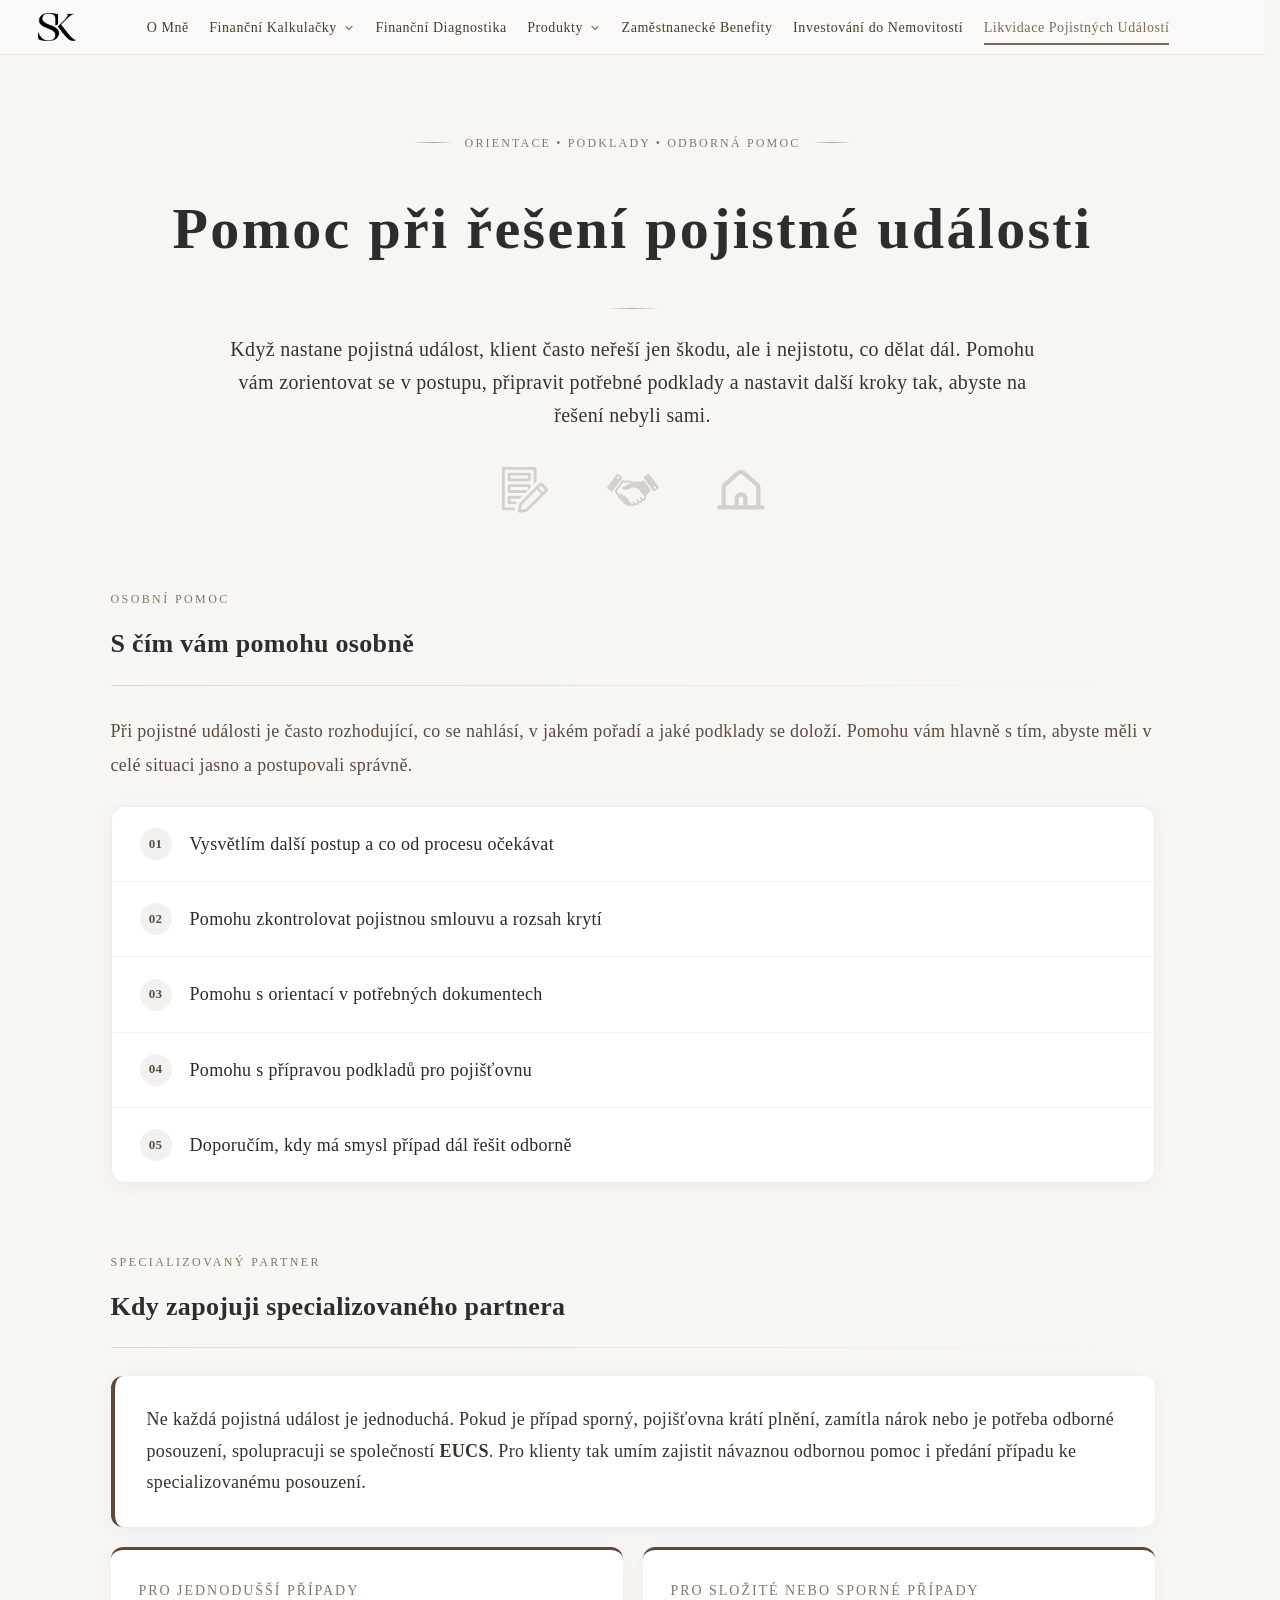
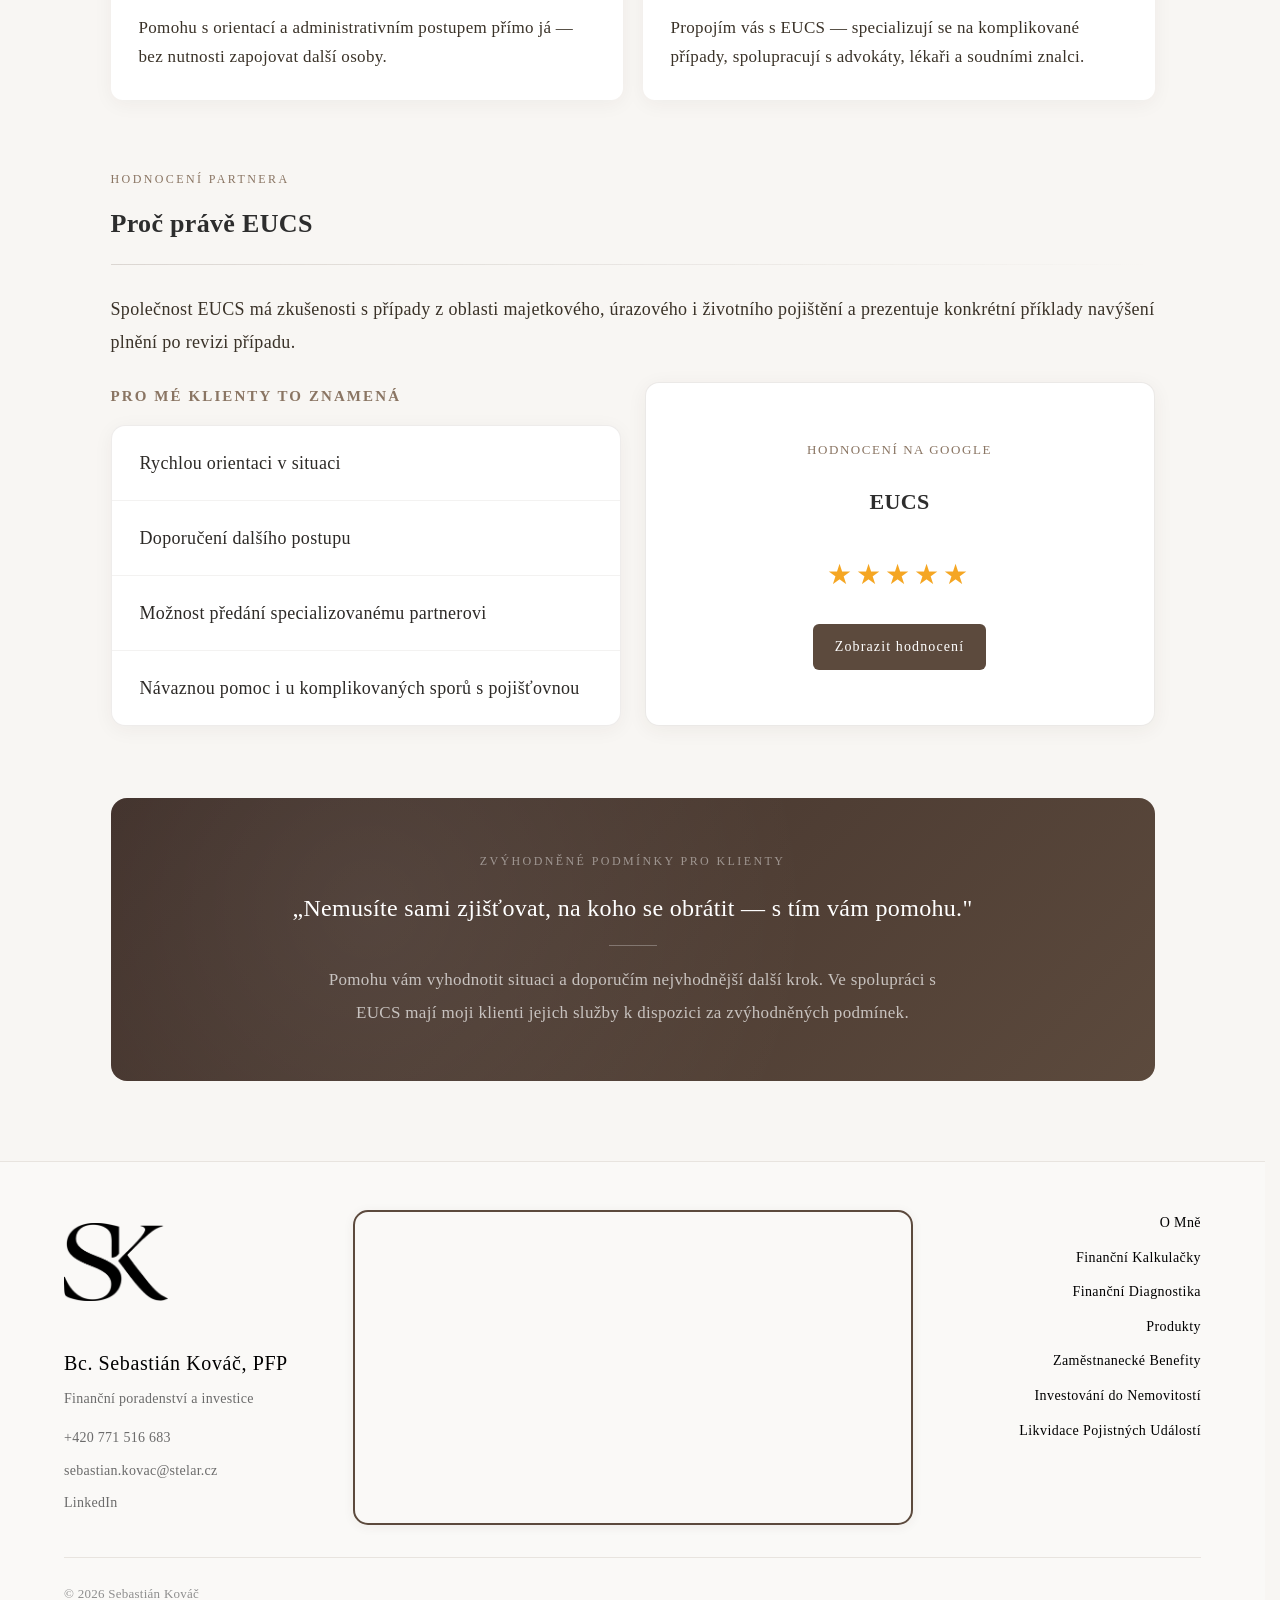
<file: likvidace-pojistnych-udalosti/index.html>
<!DOCTYPE html><html lang="cs"> <head><meta charset="utf-8"><meta name="viewport" content="width=device-width, initial-scale=1"><title>Likvidace Pojistných Událostí | Bc. Sebastián Kováč</title><meta name="description" content="Pomoc s likvidací pojistných událostí — provedu vás celým procesem nahlášení a vyřízení škody u pojišťovny."><link rel="canonical" href="https://kovacsebastian.com/likvidace-pojistnych-udalosti"><!-- Open Graph --><meta property="og:type" content="website"><meta property="og:site_name" content="Bc. Sebastián Kováč"><meta property="og:title" content="Likvidace Pojistných Událostí | Bc. Sebastián Kováč"><meta property="og:description" content="Pomoc s likvidací pojistných událostí — provedu vás celým procesem nahlášení a vyřízení škody u pojišťovny."><meta property="og:url" content="https://kovacsebastian.com/likvidace-pojistnych-udalosti"><meta property="og:image" content="https://kovacsebastian.com/omne.png"><meta property="og:locale" content="cs_CZ"><!-- Twitter --><meta name="twitter:card" content="summary_large_image"><meta name="twitter:title" content="Likvidace Pojistných Událostí | Bc. Sebastián Kováč"><meta name="twitter:description" content="Pomoc s likvidací pojistných událostí — provedu vás celým procesem nahlášení a vyřízení škody u pojišťovny."><meta name="twitter:image" content="https://kovacsebastian.com/omne.png"><link rel="icon" href="/favicon.ico" sizes="any"><link rel="icon" type="image/svg+xml" href="/favicon.svg"><link rel="icon" type="image/png" sizes="96x96" href="/favicon-96x96.png"><link rel="apple-touch-icon" href="/apple-touch-icon.png"><link rel="manifest" href="/site.webmanifest"><script type="application/ld+json">{"@context":"https://schema.org","@type":"FinancialService","name":"Bc. Sebastián Kováč","description":"Finanční poradce v Brně — investice, penzijní spoření, úvěry, pojištění a dlouhodobá finanční strategie. Osobní přístup a transparentní poradenství po celém Česku.","url":"https://kovacsebastian.com/","image":"https://kovacsebastian.com/omne.png","email":"sebastian.kovac@stelar.cz","telephone":"+420771516683","areaServed":"CZ","address":{"@type":"PostalAddress","streetAddress":"Pražákova 1008/69","addressLocality":"Brno","postalCode":"639 00","addressCountry":"CZ"}}</script><!-- Google tag (gtag.js) --><script async src="https://www.googletagmanager.com/gtag/js?id=G-MT7EY1N8GN"></script><script>
      window.dataLayer = window.dataLayer || [];
      function gtag(){dataLayer.push(arguments);}
      gtag('js', new Date());
      gtag('config', 'G-MT7EY1N8GN');
    </script><link rel="stylesheet" href="/_astro/BaseLayout.DxZyio2D.css"></head> <body> <nav class="nav-embed" data-astro-cid-dmqpwcec> <a href="/" class="nav-logo" aria-label="Sebastián Kováč — Domů" data-astro-cid-dmqpwcec> <img src="/transpfavicon.png" alt="Sebastián Kováč" data-astro-cid-dmqpwcec> </a> <div class="nav-inner" data-astro-cid-dmqpwcec> <ul class="nav-links" data-astro-cid-dmqpwcec> <li data-astro-cid-dmqpwcec><a href="/" class="nav-link" data-astro-cid-dmqpwcec>O Mně</a></li> <li class="nav-dropdown-wrap" data-astro-cid-dmqpwcec> <button type="button" class="nav-link nav-trigger" aria-haspopup="true" data-astro-cid-dmqpwcec> <span class="trigger-label" data-astro-cid-dmqpwcec>Finanční Kalkulačky</span> <span class="caret-wrap" aria-hidden="true" data-astro-cid-dmqpwcec> <svg class="caret" width="12" height="12" viewBox="0 0 24 24" fill="none" data-astro-cid-dmqpwcec> <path d="M6 9l6 6 6-6" stroke="currentColor" stroke-width="2.25" stroke-linecap="round" stroke-linejoin="round" data-astro-cid-dmqpwcec></path> </svg> </span> </button> <div class="nav-dropdown" data-astro-cid-dmqpwcec> <a href="/financne-kalkulacky/investicna-kalkulacka" class="nav-dropdown-link" data-astro-cid-dmqpwcec>Kalkulačka Investic</a> <a href="/financne-kalkulacky/kolik-investovat-mesicne" class="nav-dropdown-link" data-astro-cid-dmqpwcec>Měsíční Investice pro Cíl</a> <a href="/financne-kalkulacky/kalkulacka-pro-rentu" class="nav-dropdown-link" data-astro-cid-dmqpwcec>Renta</a> <a href="/financne-kalkulacky/kalkulacka-inflace" class="nav-dropdown-link" data-astro-cid-dmqpwcec>Kalkulačka Inflace</a> </div> </li> <li data-astro-cid-dmqpwcec><a href="/financni-diagnostika" class="nav-link" data-astro-cid-dmqpwcec>Finanční Diagnostika</a></li> <li class="nav-dropdown-wrap" data-astro-cid-dmqpwcec> <button type="button" class="nav-link nav-trigger" aria-haspopup="true" data-astro-cid-dmqpwcec> <span class="trigger-label" data-astro-cid-dmqpwcec>Produkty</span> <span class="caret-wrap" aria-hidden="true" data-astro-cid-dmqpwcec> <svg class="caret" width="12" height="12" viewBox="0 0 24 24" fill="none" data-astro-cid-dmqpwcec> <path d="M6 9l6 6 6-6" stroke="currentColor" stroke-width="2.25" stroke-linecap="round" stroke-linejoin="round" data-astro-cid-dmqpwcec></path> </svg> </span> </button> <div class="nav-dropdown" data-astro-cid-dmqpwcec> <a href="/produkty/investice" class="nav-dropdown-link" data-astro-cid-dmqpwcec>Investice</a> <a href="/produkty/penzijni-sporeni" class="nav-dropdown-link" data-astro-cid-dmqpwcec>Penzijní Spoření</a> <a href="/produkty/uvery" class="nav-dropdown-link" data-astro-cid-dmqpwcec>Úvěry</a> <a href="/produkty/pojisteni" class="nav-dropdown-link" data-astro-cid-dmqpwcec>Pojištění</a> </div> </li> <li data-astro-cid-dmqpwcec><a href="/zamestnanecke-benefity" class="nav-link" data-astro-cid-dmqpwcec>Zaměstnanecké Benefity</a></li> <li data-astro-cid-dmqpwcec><a href="/investovani-do-nemovitosti" class="nav-link" data-astro-cid-dmqpwcec>Investování do Nemovitostí</a></li> <li data-astro-cid-dmqpwcec><a href="/likvidace-pojistnych-udalosti" class="nav-link active" data-astro-cid-dmqpwcec>Likvidace Pojistných Událostí</a></li> </ul> </div> <!-- Mobile center name — hidden on desktop --> <span class="nav-mobile-name" aria-hidden="true" data-astro-cid-dmqpwcec>Bc. Sebastián Kováč, PFP</span> <!-- Hamburger — mobile only --> <button class="nav-hamburger" id="navHamburger" aria-label="Otevřít menu" aria-expanded="false" aria-controls="mobOverlay" data-astro-cid-dmqpwcec> <span class="ham-bar" data-astro-cid-dmqpwcec></span> <span class="ham-bar" data-astro-cid-dmqpwcec></span> <span class="ham-bar" data-astro-cid-dmqpwcec></span> </button> </nav> <!-- ─── Mobile full-screen overlay ─── --> <div class="mob-overlay" id="mobOverlay" aria-hidden="true" role="dialog" aria-modal="true" aria-label="Hlavní navigace" data-astro-cid-dmqpwcec> <div class="mob-overlay-inner" data-astro-cid-dmqpwcec> <div class="mob-overlay-head" data-astro-cid-dmqpwcec> <a href="/" class="mob-logo" aria-label="Sebastián Kováč — Domů" data-astro-cid-dmqpwcec> <img src="/transpfavicon.png" alt="Sebastián Kováč" data-astro-cid-dmqpwcec> </a> <button class="mob-close" id="mobClose" aria-label="Zavřít menu" data-astro-cid-dmqpwcec> <svg width="20" height="20" viewBox="0 0 24 24" fill="none" data-astro-cid-dmqpwcec> <path d="M18 6L6 18M6 6l12 12" stroke="currentColor" stroke-width="2.2" stroke-linecap="round" data-astro-cid-dmqpwcec></path> </svg> </button> </div> <nav class="mob-nav" data-astro-cid-dmqpwcec> <ul class="mob-list" data-astro-cid-dmqpwcec> <li class="mob-item" style="--i:0" data-astro-cid-dmqpwcec> <a href="/" class="mob-link" data-astro-cid-dmqpwcec>O Mně</a> </li> <li class="mob-item mob-has-sub" style="--i:1" data-astro-cid-dmqpwcec> <button class="mob-link mob-trigger" aria-expanded="false" data-astro-cid-dmqpwcec> <span data-astro-cid-dmqpwcec>Finanční Kalkulačky</span> <svg class="mob-caret" width="16" height="16" viewBox="0 0 24 24" fill="none" data-astro-cid-dmqpwcec> <path d="M6 9l6 6 6-6" stroke="currentColor" stroke-width="2" stroke-linecap="round" stroke-linejoin="round" data-astro-cid-dmqpwcec></path> </svg> </button> <div class="mob-sub" data-astro-cid-dmqpwcec> <ul data-astro-cid-dmqpwcec> <li data-astro-cid-dmqpwcec><a href="/financne-kalkulacky/investicna-kalkulacka" class="mob-sub-link" data-astro-cid-dmqpwcec>Kalkulačka Investic</a></li> <li data-astro-cid-dmqpwcec><a href="/financne-kalkulacky/kolik-investovat-mesicne" class="mob-sub-link" data-astro-cid-dmqpwcec>Měsíční Investice pro Cíl</a></li> <li data-astro-cid-dmqpwcec><a href="/financne-kalkulacky/kalkulacka-pro-rentu" class="mob-sub-link" data-astro-cid-dmqpwcec>Renta</a></li> <li data-astro-cid-dmqpwcec><a href="/financne-kalkulacky/kalkulacka-inflace" class="mob-sub-link" data-astro-cid-dmqpwcec>Kalkulačka Inflace</a></li> </ul> </div> </li> <li class="mob-item" style="--i:2" data-astro-cid-dmqpwcec> <a href="/financni-diagnostika" class="mob-link" data-astro-cid-dmqpwcec>Finanční Diagnostika</a> </li> <li class="mob-item mob-has-sub" style="--i:3" data-astro-cid-dmqpwcec> <button class="mob-link mob-trigger" aria-expanded="false" data-astro-cid-dmqpwcec> <span data-astro-cid-dmqpwcec>Produkty</span> <svg class="mob-caret" width="16" height="16" viewBox="0 0 24 24" fill="none" data-astro-cid-dmqpwcec> <path d="M6 9l6 6 6-6" stroke="currentColor" stroke-width="2" stroke-linecap="round" stroke-linejoin="round" data-astro-cid-dmqpwcec></path> </svg> </button> <div class="mob-sub" data-astro-cid-dmqpwcec> <ul data-astro-cid-dmqpwcec> <li data-astro-cid-dmqpwcec><a href="/produkty/investice" class="mob-sub-link" data-astro-cid-dmqpwcec>Investice</a></li> <li data-astro-cid-dmqpwcec><a href="/produkty/penzijni-sporeni" class="mob-sub-link" data-astro-cid-dmqpwcec>Penzijní Spoření</a></li> <li data-astro-cid-dmqpwcec><a href="/produkty/uvery" class="mob-sub-link" data-astro-cid-dmqpwcec>Úvěry</a></li> <li data-astro-cid-dmqpwcec><a href="/produkty/pojisteni" class="mob-sub-link" data-astro-cid-dmqpwcec>Pojištění</a></li> </ul> </div> </li> <li class="mob-item" style="--i:4" data-astro-cid-dmqpwcec> <a href="/zamestnanecke-benefity" class="mob-link" data-astro-cid-dmqpwcec>Zaměstnanecké Benefity</a> </li> <li class="mob-item" style="--i:5" data-astro-cid-dmqpwcec> <a href="/investovani-do-nemovitosti" class="mob-link" data-astro-cid-dmqpwcec>Investování do Nemovitostí</a> </li> <li class="mob-item" style="--i:6" data-astro-cid-dmqpwcec> <a href="/likvidace-pojistnych-udalosti" class="mob-link active" data-astro-cid-dmqpwcec>Likvidace Pojistných Událostí</a> </li> </ul> </nav> <footer class="mob-footer" data-astro-cid-dmqpwcec> <a href="tel:+420771516683" class="mob-footer-link" data-astro-cid-dmqpwcec>+420 771 516 683</a> <span class="mob-footer-sep" aria-hidden="true" data-astro-cid-dmqpwcec>·</span> <a href="mailto:sebastian.kovac@stelar.cz" class="mob-footer-link" data-astro-cid-dmqpwcec>sebastian.kovac@stelar.cz</a> </footer> </div> </div>  <script type="module">(()=>{const s=document.getElementById("navHamburger"),t=document.getElementById("mobOverlay");if(!s||!t)return;const u='a[href],button:not([disabled]),input,textarea,select,[tabindex]:not([tabindex="-1"])';function a(){return Array.from(t.querySelectorAll(u))}function c(){t.setAttribute("aria-hidden","false"),s.setAttribute("aria-expanded","true"),s.classList.add("open"),document.body.style.overflow="hidden",setTimeout(()=>{a()[0]?.focus()},60)}function o(){t.setAttribute("aria-hidden","true"),s.setAttribute("aria-expanded","false"),s.classList.remove("open"),document.body.style.overflow="",s.focus()}s.addEventListener("click",()=>{t.getAttribute("aria-hidden")==="false"?o():c()}),document.getElementById("mobClose")?.addEventListener("click",o),document.addEventListener("keydown",e=>{if(t.getAttribute("aria-hidden")!=="false")return;if(e.key==="Escape"){o();return}if(e.key!=="Tab")return;const n=a();if(!n.length)return;const r=n[0],i=n[n.length-1];e.shiftKey?document.activeElement===r&&(e.preventDefault(),i.focus()):document.activeElement===i&&(e.preventDefault(),r.focus())}),t.querySelectorAll(".mob-trigger").forEach(e=>{e.addEventListener("click",()=>{const n=e.nextElementSibling;if(!n)return;const r=n.classList.contains("open");t.querySelectorAll(".mob-sub.open").forEach(i=>{i.classList.remove("open"),i.previousElementSibling?.setAttribute("aria-expanded","false")}),r||(n.classList.add("open"),e.setAttribute("aria-expanded","true"))})})})();</script> <main>  <div class="w-html-embed"><style>
body{margin:0;font-family:'Times New Roman',Georgia,serif;background:#f8f6f3;color:#1a1a1a;line-height:1.9;letter-spacing:.02em;}
.liq-fade{opacity:0;transform:translateY(44px);filter:blur(7px);animation:liqFade 1.2s cubic-bezier(.22,.61,.36,1) forwards;animation-play-state:paused;}
.liq-d1{animation-delay:.1s;}.liq-d2{animation-delay:.22s;}.liq-d3{animation-delay:.36s;}.liq-d4{animation-delay:.5s;}.liq-d5{animation-delay:.62s;}.liq-d6{animation-delay:.74s;}
@keyframes liqFade{to{opacity:1;transform:translateY(0);filter:blur(0);}}
.liq-wrap{max-width:1100px;margin:0 auto;padding:68px 28px 80px;}

.liq-hero{text-align:center;margin-bottom:72px;}
.liq-badge{display:inline-flex;align-items:center;gap:12px;font-size:12px;letter-spacing:.18em;text-transform:uppercase;color:#8a7563;margin-bottom:20px;}
.liq-badge::before,.liq-badge::after{content:"";width:40px;height:1px;background:linear-gradient(90deg,transparent,rgba(92,74,61,.5),transparent);}
.liq-title{font-size:clamp(36px,5vw,58px);font-weight:400;color:#2d2d2d;margin:0 0 16px;letter-spacing:.04em;}
.liq-lead{font-size:20px;color:#3a3228;max-width:820px;margin:0 auto 16px;line-height:1.65;}
.liq-divider{width:52px;height:1px;background:linear-gradient(90deg,transparent,rgba(92,74,61,.45),transparent);margin:24px auto;}

.liq-section{margin-bottom:68px;}
.liq-section-label{font-size:12px;letter-spacing:.2em;text-transform:uppercase;color:#8a7563;margin-bottom:8px;}
.liq-section-title{font-size:26px;color:#2d2d2d;margin:0 0 6px;}
.liq-section-rule{width:100%;height:1px;background:linear-gradient(90deg,rgba(92,74,61,.18),transparent);margin-bottom:28px;margin-top:16px;}

.liq-help-list{list-style:none;margin:0;padding:0;display:flex;flex-direction:column;gap:0;background:#fff;border-radius:14px;overflow:hidden;border:1px solid rgba(92,74,61,.1);box-shadow:0 4px 20px rgba(61,44,41,.05);}
.liq-help-item{display:flex;align-items:center;gap:18px;padding:20px 28px;border-bottom:1px solid rgba(92,74,61,.07);font-size:18px;color:#2d2a27;}
.liq-help-item:last-child{border-bottom:none;}
.liq-help-num{width:32px;height:32px;border-radius:50%;background:rgba(92,74,61,.08);color:#5c4a3d;font-size:13px;font-weight:700;display:flex;align-items:center;justify-content:center;flex-shrink:0;}

.liq-partner-grid{display:grid;grid-template-columns:1fr 1fr;gap:20px;}
.liq-partner-intro{grid-column:1/-1;background:#fff;border-radius:12px;padding:28px 32px;border-left:4px solid #5c4a3d;font-size:18px;color:#3a3228;line-height:1.75;box-shadow:0 4px 20px rgba(61,44,41,.05);}
.liq-partner-card{background:#fff;border-radius:12px;padding:28px 28px;box-shadow:0 4px 20px rgba(61,44,41,.05);border-top:3px solid #5c4a3d;}
.liq-partner-card-title{font-size:14px;letter-spacing:.14em;text-transform:uppercase;color:#8a7563;margin-bottom:10px;}
.liq-partner-card-body{font-size:17px;color:#3a3228;line-height:1.7;}

.liq-eucs-desc{font-size:18px;color:#3a3228;line-height:1.8;margin-bottom:24px;}
.liq-eucs-block{display:grid;grid-template-columns:1fr 1fr;gap:24px;align-items:stretch;}
.liq-eucs-items{display:flex;flex-direction:column;gap:0;}
.liq-eucs-rating{background:#fff;border-radius:14px;padding:36px 32px;box-shadow:0 4px 20px rgba(61,44,41,.06);border:1px solid rgba(92,74,61,.12);text-align:center;display:flex;flex-direction:column;align-items:center;justify-content:center;gap:12px;}
.liq-stars{font-size:28px;letter-spacing:4px;color:#f5a623;margin-bottom:10px;}
.liq-rating-label{font-size:13px;letter-spacing:.12em;text-transform:uppercase;color:#8a7563;margin-bottom:6px;}
.liq-rating-name{font-size:22px;font-weight:600;color:#2d2d2d;margin-bottom:14px;}
.liq-rating-link{display:inline-block;background:#5c4a3d;color:#fff;text-decoration:none;font-size:14px;letter-spacing:.08em;padding:10px 22px;border-radius:6px;transition:background .25s;}
.liq-rating-link:hover{background:#3f2f29;}

.liq-benefits-list{list-style:none;margin:0;padding:0;display:grid;grid-template-columns:1fr 1fr;gap:12px;}
.liq-benefit-item{display:flex;align-items:flex-start;gap:12px;background:#fff;border-radius:10px;padding:18px 20px;font-size:17px;color:#2d2a27;box-shadow:0 2px 12px rgba(61,44,41,.04);border:1px solid rgba(92,74,61,.08);}
.liq-benefit-item::before{content:"→";color:#5c4a3d;font-weight:700;flex-shrink:0;margin-top:1px;}

.liq-closing{background:linear-gradient(135deg,#3f2f29 0%,#5c4a3d 100%);border-radius:16px;padding:52px 48px;text-align:center;position:relative;overflow:hidden;margin-top:72px;}
.liq-closing::before{content:"";position:absolute;inset:0;background:radial-gradient(circle at 25% 40%,rgba(255,255,255,.07),transparent 55%);pointer-events:none;}
.liq-closing-label{font-size:12px;letter-spacing:.2em;text-transform:uppercase;color:rgba(255,255,255,.45);margin-bottom:16px;}
.liq-closing-main{font-size:clamp(19px,2.2vw,24px);color:#fff;line-height:1.6;max-width:760px;margin:0 auto 18px;}
.liq-closing-rule{width:48px;height:1px;background:rgba(255,255,255,.28);margin:0 auto 18px;}
.liq-closing-sub{font-size:17px;color:rgba(255,255,255,.68);max-width:640px;margin:0 auto;}

@media(max-width:760px){
  .liq-partner-grid,.liq-eucs-block,.liq-benefits-list{grid-template-columns:1fr;}
  .liq-partner-intro{grid-column:auto;}
  .liq-closing{padding:36px 22px;}
}
</style>

<div class="liq-wrap">

  <div class="liq-hero liq-fade">
    <div class="liq-badge">Orientace • Podklady • Odborná pomoc</div>
    <h1 class="liq-title"><b>Pomoc při řešení pojistné události</b></h1>
    <div class="liq-divider"></div>
    <p class="liq-lead">Když nastane pojistná událost, klient často neřeší jen škodu, ale i nejistotu, co dělat dál. Pomohu vám zorientovat se v postupu, připravit potřebné podklady a nastavit další kroky tak, abyste na řešení nebyli sami.</p>
    <div aria-hidden="true" style="margin-top:32px;opacity:0.18;display:flex;justify-content:center;gap:56px;align-items:center;">
      <img src="/icons/DIP.svg" width="52" height="52" alt="" style="filter:invert(30%) sepia(20%) saturate(400%) hue-rotate(10deg) brightness(0.6);">
      <img src="/icons/handshake.svg" width="52" height="52" alt="" style="filter:invert(30%) sepia(20%) saturate(400%) hue-rotate(10deg) brightness(0.6);">
      <img src="/icons/hypoteka.svg" width="52" height="52" alt="" style="filter:invert(30%) sepia(20%) saturate(400%) hue-rotate(10deg) brightness(0.6);">
    </div>
  </div>

  <div class="liq-section liq-fade liq-d1">
    <div class="liq-section-label">Osobní pomoc</div>
    <h2 class="liq-section-title"><b>S čím vám pomohu osobně</b></h2>
    <div class="liq-section-rule"></div>
    <p style="font-size:18px;color:#5c4a3d;margin:0 0 24px;">Při pojistné události je často rozhodující, co se nahlásí, v jakém pořadí a jaké podklady se doloží. Pomohu vám hlavně s tím, abyste měli v celé situaci jasno a postupovali správně.</p>
    <ul class="liq-help-list">
      <li class="liq-help-item"><div class="liq-help-num">01</div>Vysvětlím další postup a co od procesu očekávat</li>
      <li class="liq-help-item"><div class="liq-help-num">02</div>Pomohu zkontrolovat pojistnou smlouvu a rozsah krytí</li>
      <li class="liq-help-item"><div class="liq-help-num">03</div>Pomohu s orientací v potřebných dokumentech</li>
      <li class="liq-help-item"><div class="liq-help-num">04</div>Pomohu s přípravou podkladů pro pojišťovnu</li>
      <li class="liq-help-item"><div class="liq-help-num">05</div>Doporučím, kdy má smysl případ dál řešit odborně</li>
    </ul>
  </div>

  <div class="liq-section liq-fade liq-d2">
    <div class="liq-section-label">Specializovaný partner</div>
    <h2 class="liq-section-title"><b>Kdy zapojuji specializovaného partnera</b></h2>
    <div class="liq-section-rule"></div>
    <div class="liq-partner-grid">
      <div class="liq-partner-intro">
        Ne každá pojistná událost je jednoduchá. Pokud je případ sporný, pojišťovna krátí plnění, zamítla nárok nebo je potřeba odborné posouzení, spolupracuji se společností <b>EUCS</b>. Pro klienty tak umím zajistit návaznou odbornou pomoc i předání případu ke specializovanému posouzení.
      </div>
      <div class="liq-partner-card">
        <div class="liq-partner-card-title">Pro jednodušší případy</div>
        <div class="liq-partner-card-body">Pomohu s orientací a administrativním postupem přímo já — bez nutnosti zapojovat další osoby.</div>
      </div>
      <div class="liq-partner-card">
        <div class="liq-partner-card-title">Pro složité nebo sporné případy</div>
        <div class="liq-partner-card-body">Propojím vás s EUCS — specializují se na komplikované případy, spolupracují s advokáty, lékaři a soudními znalci.</div>
      </div>
    </div>
  </div>

  <div class="liq-section liq-fade liq-d3">
    <div class="liq-section-label">Hodnocení partnera</div>
    <h2 class="liq-section-title"><b>Proč právě EUCS</b></h2>
    <div class="liq-section-rule"></div>
    <p class="liq-eucs-desc">Společnost EUCS má zkušenosti s případy z oblasti majetkového, úrazového i životního pojištění a prezentuje konkrétní příklady navýšení plnění po revizi případu.</p>
    <div class="liq-eucs-block">
      <div class="liq-eucs-items">
        <div style="font-size:15px;letter-spacing:.14em;text-transform:uppercase;color:#8a7563;margin-bottom:14px;"><b>Pro mé klienty to znamená</b></div>
        <ul class="liq-help-list">
          <li class="liq-help-item">Rychlou orientaci v situaci</li>
          <li class="liq-help-item">Doporučení dalšího postupu</li>
          <li class="liq-help-item">Možnost předání specializovanému partnerovi</li>
          <li class="liq-help-item">Návaznou pomoc i u komplikovaných sporů s pojišťovnou</li>
        </ul>
      </div>
      <div class="liq-eucs-rating">
        <div class="liq-rating-label">Hodnocení na Google</div>
        <div class="liq-rating-name">EUCS</div>
        <div class="liq-stars">★★★★★</div>
        <a class="liq-rating-link" href="https://www.google.com/maps/place//data=!4m2!3m1!1s0x470b959e0c4504b5:0x68853e864f129c28?source=g.page.share" target="_blank" rel="noopener noreferrer">Zobrazit hodnocení</a>
      </div>
    </div>
  </div>

  <div class="liq-closing liq-fade liq-d4">
    <div class="liq-closing-label">Zvýhodněné podmínky pro klienty</div>
    <div class="liq-closing-main">„Nemusíte sami zjišťovat, na koho se obrátit — s tím vám pomohu."</div>
    <div class="liq-closing-rule"></div>
    <div class="liq-closing-sub">Pomohu vám vyhodnotit situaci a doporučím nejvhodnější další krok. Ve spolupráci s EUCS mají moji klienti jejich služby k dispozici za zvýhodněných podmínek.</div>
  </div>

</div>

<script>
(function(){
  var els = document.querySelectorAll('.liq-fade');
  if('IntersectionObserver' in window){
    var io = new IntersectionObserver(function(entries){
      entries.forEach(function(e){
        if(e.isIntersecting){ e.target.style.animationPlayState='running'; io.unobserve(e.target); }
      });
    },{threshold:.1});
    els.forEach(function(el){ io.observe(el); });
  } else {
    els.forEach(function(el){ el.style.animationPlayState='running'; });
  }
})();
</script></div>  </main> <footer class="footer-embed" data-astro-cid-sz7xmlte> <div class="footer-inner" data-astro-cid-sz7xmlte> <div class="footer-row" data-astro-cid-sz7xmlte> <div class="footer-main" data-astro-cid-sz7xmlte> <a href="/" class="footer-logo-link" aria-label="Domů" data-astro-cid-sz7xmlte> <img src="/transpfavicon.png" alt="Sebastián Kováč" class="footer-logo" data-astro-cid-sz7xmlte> </a> <div class="footer-name" data-astro-cid-sz7xmlte>Bc. Sebastián Kováč, PFP</div> <div class="footer-tagline" data-astro-cid-sz7xmlte>Finanční poradenství a investice</div> <div class="footer-contact" data-astro-cid-sz7xmlte> <a href="tel:+420771516683" class="footer-contact-link" data-astro-cid-sz7xmlte>+420 771 516 683</a> <a href="mailto:sebastian.kovac@stelar.cz" class="footer-contact-link" data-astro-cid-sz7xmlte>sebastian.kovac@stelar.cz</a> <a href="https://www.linkedin.com/in/sebasti%C3%A1n-kov%C3%A1%C4%8D-pfp" class="footer-contact-link" target="_blank" rel="noopener noreferrer" data-astro-cid-sz7xmlte>LinkedIn</a> </div> </div> <div class="footer-map-wrap" data-astro-cid-sz7xmlte> <iframe src="https://www.google.com/maps/embed?pb=!1m18!1m12!1m3!1d652.0728525897156!2d16.605030069661147!3d49.17605667494077!2m3!1f0!2f0!3f0!3m2!1i1024!2i768!4f13.1!3m3!1m2!1s0x47129507feac52ad%3A0x5b858fd3dbffa63!2sPra%C5%BE%C3%A1kova%201008%2F69%2C%20639%2000%20Brno-jih%2C%20Czechia!5e0!3m2!1sen!2ses!4v1772108890025!5m2!1sen!2ses" width="600" height="450" allowfullscreen="" loading="lazy" referrerpolicy="no-referrer-when-downgrade" title="Mapa - Pražákova 1008/69, Brno" data-astro-cid-sz7xmlte></iframe> </div> <nav class="footer-links" data-astro-cid-sz7xmlte> <a href="/" class="footer-link" data-astro-cid-sz7xmlte>O Mně</a> <a href="/financne-kalkulacky/investicna-kalkulacka" class="footer-link" data-astro-cid-sz7xmlte>Finanční Kalkulačky</a> <a href="/financni-diagnostika" class="footer-link" data-astro-cid-sz7xmlte>Finanční Diagnostika</a> <a href="/produkty/investice" class="footer-link" data-astro-cid-sz7xmlte>Produkty</a> <a href="/zamestnanecke-benefity" class="footer-link" data-astro-cid-sz7xmlte>Zaměstnanecké Benefity</a> <a href="/investovani-do-nemovitosti" class="footer-link" data-astro-cid-sz7xmlte>Investování do Nemovitostí</a> <a href="/likvidace-pojistnych-udalosti" class="footer-link" data-astro-cid-sz7xmlte>Likvidace Pojistných Událostí</a> </nav> </div> <div class="footer-bottom" data-astro-cid-sz7xmlte> <div class="footer-copy" data-astro-cid-sz7xmlte>© <span id="footer-year" data-astro-cid-sz7xmlte></span> Sebastián Kováč</div> </div> </div> </footer> <script type="module">(function(){var e=document.getElementById("footer-year");e&&(e.textContent=String(new Date().getFullYear()))})();</script> </body></html>
</file>
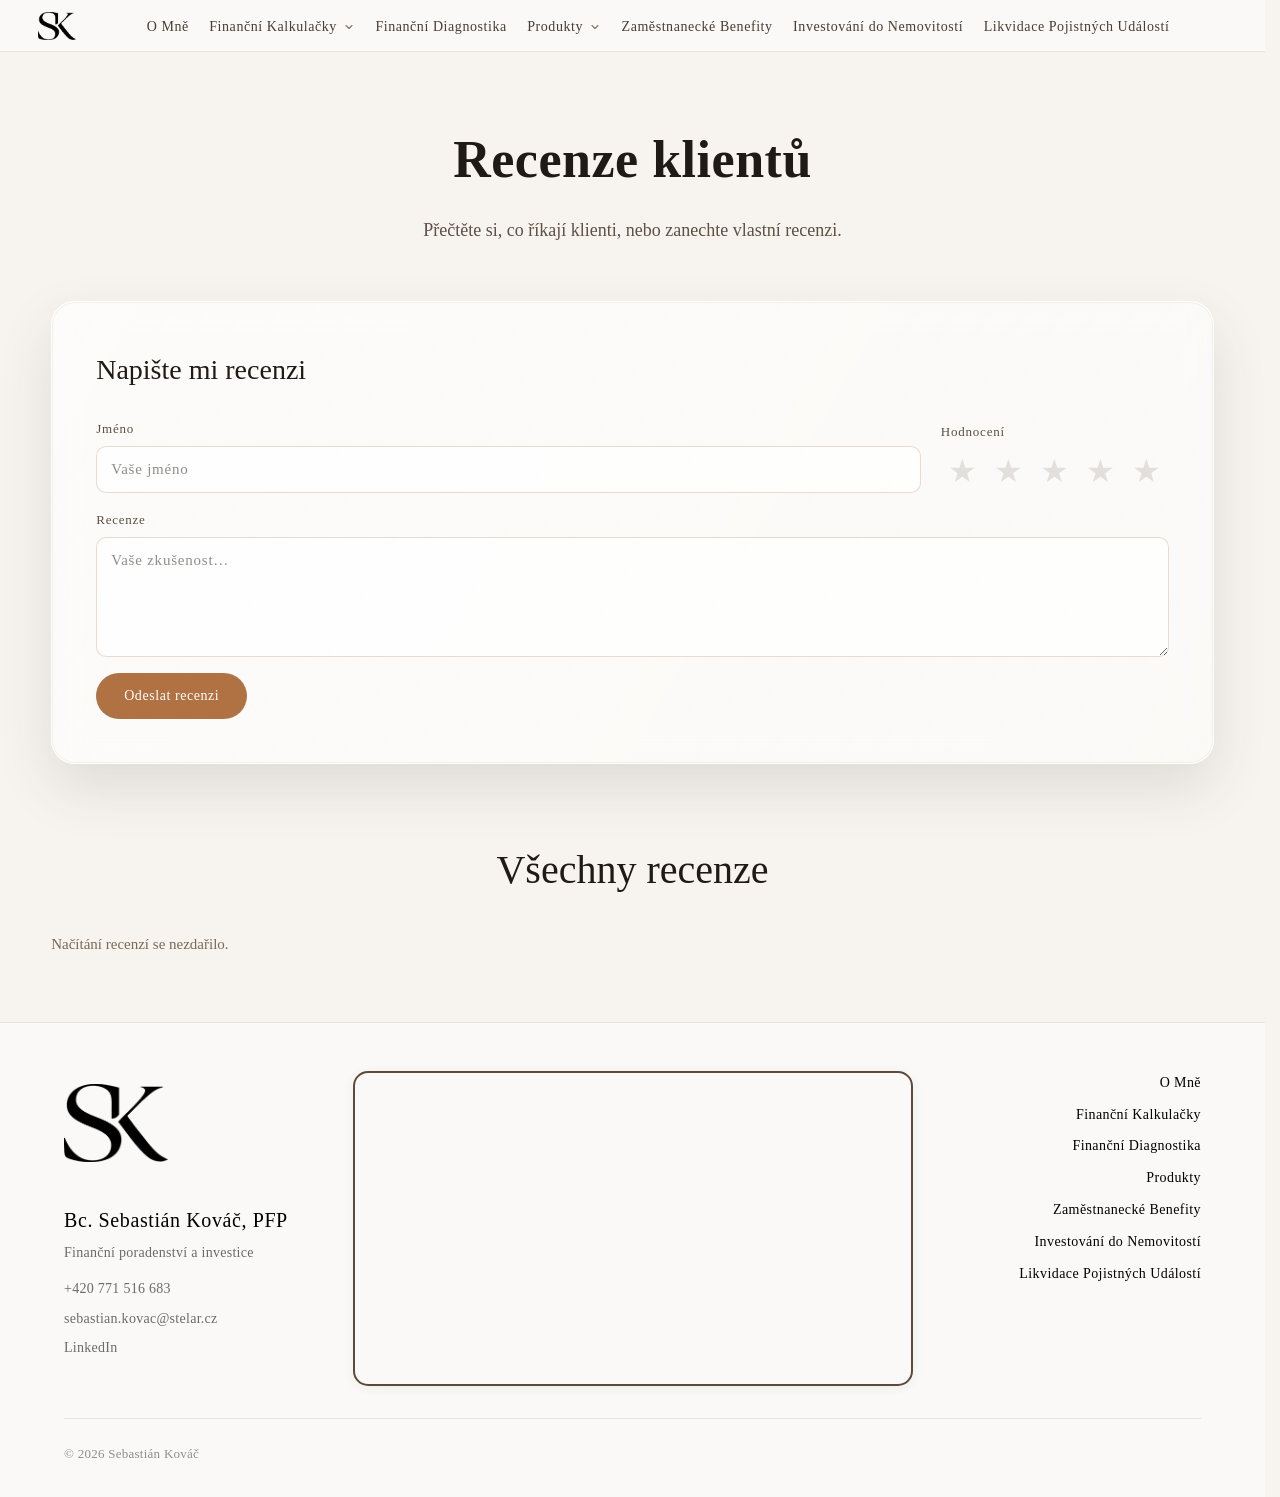
<file: recenze/index.html>
<!DOCTYPE html><html lang="cs"> <head><meta charset="utf-8"><meta name="viewport" content="width=device-width, initial-scale=1"><title>Recenze klientů | Bc. Sebastián Kováč</title><meta name="description" content="Přečtěte si zkušenosti klientů, kteří spolupracovali s finančním poradcem Sebastiánem Kováčem — investice, penze, úvěry i pojištění."><link rel="canonical" href="https://kovacsebastian.com/recenze"><!-- Open Graph --><meta property="og:type" content="website"><meta property="og:site_name" content="Bc. Sebastián Kováč"><meta property="og:title" content="Recenze klientů | Bc. Sebastián Kováč"><meta property="og:description" content="Přečtěte si zkušenosti klientů, kteří spolupracovali s finančním poradcem Sebastiánem Kováčem — investice, penze, úvěry i pojištění."><meta property="og:url" content="https://kovacsebastian.com/recenze"><meta property="og:image" content="https://kovacsebastian.com/omne.png"><meta property="og:locale" content="cs_CZ"><!-- Twitter --><meta name="twitter:card" content="summary_large_image"><meta name="twitter:title" content="Recenze klientů | Bc. Sebastián Kováč"><meta name="twitter:description" content="Přečtěte si zkušenosti klientů, kteří spolupracovali s finančním poradcem Sebastiánem Kováčem — investice, penze, úvěry i pojištění."><meta name="twitter:image" content="https://kovacsebastian.com/omne.png"><link rel="icon" href="/favicon.ico" sizes="any"><link rel="icon" type="image/svg+xml" href="/favicon.svg"><link rel="icon" type="image/png" sizes="96x96" href="/favicon-96x96.png"><link rel="apple-touch-icon" href="/apple-touch-icon.png"><link rel="manifest" href="/site.webmanifest"><script type="application/ld+json">{"@context":"https://schema.org","@type":"FinancialService","name":"Bc. Sebastián Kováč","description":"Finanční poradce v Brně — investice, penzijní spoření, úvěry, pojištění a dlouhodobá finanční strategie. Osobní přístup a transparentní poradenství po celém Česku.","url":"https://kovacsebastian.com/","image":"https://kovacsebastian.com/omne.png","email":"sebastian.kovac@stelar.cz","telephone":"+420771516683","areaServed":"CZ","address":{"@type":"PostalAddress","streetAddress":"Pražákova 1008/69","addressLocality":"Brno","postalCode":"639 00","addressCountry":"CZ"}}</script><!-- Google tag (gtag.js) --><script async src="https://www.googletagmanager.com/gtag/js?id=G-MT7EY1N8GN"></script><script>
      window.dataLayer = window.dataLayer || [];
      function gtag(){dataLayer.push(arguments);}
      gtag('js', new Date());
      gtag('config', 'G-MT7EY1N8GN');
    </script><link rel="stylesheet" href="/_astro/BaseLayout.DxZyio2D.css">
<link rel="stylesheet" href="/_astro/recenze.DJi5EsL6.css"></head> <body> <nav class="nav-embed" data-astro-cid-dmqpwcec> <a href="/" class="nav-logo" aria-label="Sebastián Kováč — Domů" data-astro-cid-dmqpwcec> <img src="/transpfavicon.png" alt="Sebastián Kováč" data-astro-cid-dmqpwcec> </a> <div class="nav-inner" data-astro-cid-dmqpwcec> <ul class="nav-links" data-astro-cid-dmqpwcec> <li data-astro-cid-dmqpwcec><a href="/" class="nav-link" data-astro-cid-dmqpwcec>O Mně</a></li> <li class="nav-dropdown-wrap" data-astro-cid-dmqpwcec> <button type="button" class="nav-link nav-trigger" aria-haspopup="true" data-astro-cid-dmqpwcec> <span class="trigger-label" data-astro-cid-dmqpwcec>Finanční Kalkulačky</span> <span class="caret-wrap" aria-hidden="true" data-astro-cid-dmqpwcec> <svg class="caret" width="12" height="12" viewBox="0 0 24 24" fill="none" data-astro-cid-dmqpwcec> <path d="M6 9l6 6 6-6" stroke="currentColor" stroke-width="2.25" stroke-linecap="round" stroke-linejoin="round" data-astro-cid-dmqpwcec></path> </svg> </span> </button> <div class="nav-dropdown" data-astro-cid-dmqpwcec> <a href="/financne-kalkulacky/investicna-kalkulacka" class="nav-dropdown-link" data-astro-cid-dmqpwcec>Kalkulačka Investic</a> <a href="/financne-kalkulacky/kolik-investovat-mesicne" class="nav-dropdown-link" data-astro-cid-dmqpwcec>Měsíční Investice pro Cíl</a> <a href="/financne-kalkulacky/kalkulacka-pro-rentu" class="nav-dropdown-link" data-astro-cid-dmqpwcec>Renta</a> <a href="/financne-kalkulacky/kalkulacka-inflace" class="nav-dropdown-link" data-astro-cid-dmqpwcec>Kalkulačka Inflace</a> </div> </li> <li data-astro-cid-dmqpwcec><a href="/financni-diagnostika" class="nav-link" data-astro-cid-dmqpwcec>Finanční Diagnostika</a></li> <li class="nav-dropdown-wrap" data-astro-cid-dmqpwcec> <button type="button" class="nav-link nav-trigger" aria-haspopup="true" data-astro-cid-dmqpwcec> <span class="trigger-label" data-astro-cid-dmqpwcec>Produkty</span> <span class="caret-wrap" aria-hidden="true" data-astro-cid-dmqpwcec> <svg class="caret" width="12" height="12" viewBox="0 0 24 24" fill="none" data-astro-cid-dmqpwcec> <path d="M6 9l6 6 6-6" stroke="currentColor" stroke-width="2.25" stroke-linecap="round" stroke-linejoin="round" data-astro-cid-dmqpwcec></path> </svg> </span> </button> <div class="nav-dropdown" data-astro-cid-dmqpwcec> <a href="/produkty/investice" class="nav-dropdown-link" data-astro-cid-dmqpwcec>Investice</a> <a href="/produkty/penzijni-sporeni" class="nav-dropdown-link" data-astro-cid-dmqpwcec>Penzijní Spoření</a> <a href="/produkty/uvery" class="nav-dropdown-link" data-astro-cid-dmqpwcec>Úvěry</a> <a href="/produkty/pojisteni" class="nav-dropdown-link" data-astro-cid-dmqpwcec>Pojištění</a> </div> </li> <li data-astro-cid-dmqpwcec><a href="/zamestnanecke-benefity" class="nav-link" data-astro-cid-dmqpwcec>Zaměstnanecké Benefity</a></li> <li data-astro-cid-dmqpwcec><a href="/investovani-do-nemovitosti" class="nav-link" data-astro-cid-dmqpwcec>Investování do Nemovitostí</a></li> <li data-astro-cid-dmqpwcec><a href="/likvidace-pojistnych-udalosti" class="nav-link" data-astro-cid-dmqpwcec>Likvidace Pojistných Událostí</a></li> </ul> </div> <!-- Mobile center name — hidden on desktop --> <span class="nav-mobile-name" aria-hidden="true" data-astro-cid-dmqpwcec>Bc. Sebastián Kováč, PFP</span> <!-- Hamburger — mobile only --> <button class="nav-hamburger" id="navHamburger" aria-label="Otevřít menu" aria-expanded="false" aria-controls="mobOverlay" data-astro-cid-dmqpwcec> <span class="ham-bar" data-astro-cid-dmqpwcec></span> <span class="ham-bar" data-astro-cid-dmqpwcec></span> <span class="ham-bar" data-astro-cid-dmqpwcec></span> </button> </nav> <!-- ─── Mobile full-screen overlay ─── --> <div class="mob-overlay" id="mobOverlay" aria-hidden="true" role="dialog" aria-modal="true" aria-label="Hlavní navigace" data-astro-cid-dmqpwcec> <div class="mob-overlay-inner" data-astro-cid-dmqpwcec> <div class="mob-overlay-head" data-astro-cid-dmqpwcec> <a href="/" class="mob-logo" aria-label="Sebastián Kováč — Domů" data-astro-cid-dmqpwcec> <img src="/transpfavicon.png" alt="Sebastián Kováč" data-astro-cid-dmqpwcec> </a> <button class="mob-close" id="mobClose" aria-label="Zavřít menu" data-astro-cid-dmqpwcec> <svg width="20" height="20" viewBox="0 0 24 24" fill="none" data-astro-cid-dmqpwcec> <path d="M18 6L6 18M6 6l12 12" stroke="currentColor" stroke-width="2.2" stroke-linecap="round" data-astro-cid-dmqpwcec></path> </svg> </button> </div> <nav class="mob-nav" data-astro-cid-dmqpwcec> <ul class="mob-list" data-astro-cid-dmqpwcec> <li class="mob-item" style="--i:0" data-astro-cid-dmqpwcec> <a href="/" class="mob-link" data-astro-cid-dmqpwcec>O Mně</a> </li> <li class="mob-item mob-has-sub" style="--i:1" data-astro-cid-dmqpwcec> <button class="mob-link mob-trigger" aria-expanded="false" data-astro-cid-dmqpwcec> <span data-astro-cid-dmqpwcec>Finanční Kalkulačky</span> <svg class="mob-caret" width="16" height="16" viewBox="0 0 24 24" fill="none" data-astro-cid-dmqpwcec> <path d="M6 9l6 6 6-6" stroke="currentColor" stroke-width="2" stroke-linecap="round" stroke-linejoin="round" data-astro-cid-dmqpwcec></path> </svg> </button> <div class="mob-sub" data-astro-cid-dmqpwcec> <ul data-astro-cid-dmqpwcec> <li data-astro-cid-dmqpwcec><a href="/financne-kalkulacky/investicna-kalkulacka" class="mob-sub-link" data-astro-cid-dmqpwcec>Kalkulačka Investic</a></li> <li data-astro-cid-dmqpwcec><a href="/financne-kalkulacky/kolik-investovat-mesicne" class="mob-sub-link" data-astro-cid-dmqpwcec>Měsíční Investice pro Cíl</a></li> <li data-astro-cid-dmqpwcec><a href="/financne-kalkulacky/kalkulacka-pro-rentu" class="mob-sub-link" data-astro-cid-dmqpwcec>Renta</a></li> <li data-astro-cid-dmqpwcec><a href="/financne-kalkulacky/kalkulacka-inflace" class="mob-sub-link" data-astro-cid-dmqpwcec>Kalkulačka Inflace</a></li> </ul> </div> </li> <li class="mob-item" style="--i:2" data-astro-cid-dmqpwcec> <a href="/financni-diagnostika" class="mob-link" data-astro-cid-dmqpwcec>Finanční Diagnostika</a> </li> <li class="mob-item mob-has-sub" style="--i:3" data-astro-cid-dmqpwcec> <button class="mob-link mob-trigger" aria-expanded="false" data-astro-cid-dmqpwcec> <span data-astro-cid-dmqpwcec>Produkty</span> <svg class="mob-caret" width="16" height="16" viewBox="0 0 24 24" fill="none" data-astro-cid-dmqpwcec> <path d="M6 9l6 6 6-6" stroke="currentColor" stroke-width="2" stroke-linecap="round" stroke-linejoin="round" data-astro-cid-dmqpwcec></path> </svg> </button> <div class="mob-sub" data-astro-cid-dmqpwcec> <ul data-astro-cid-dmqpwcec> <li data-astro-cid-dmqpwcec><a href="/produkty/investice" class="mob-sub-link" data-astro-cid-dmqpwcec>Investice</a></li> <li data-astro-cid-dmqpwcec><a href="/produkty/penzijni-sporeni" class="mob-sub-link" data-astro-cid-dmqpwcec>Penzijní Spoření</a></li> <li data-astro-cid-dmqpwcec><a href="/produkty/uvery" class="mob-sub-link" data-astro-cid-dmqpwcec>Úvěry</a></li> <li data-astro-cid-dmqpwcec><a href="/produkty/pojisteni" class="mob-sub-link" data-astro-cid-dmqpwcec>Pojištění</a></li> </ul> </div> </li> <li class="mob-item" style="--i:4" data-astro-cid-dmqpwcec> <a href="/zamestnanecke-benefity" class="mob-link" data-astro-cid-dmqpwcec>Zaměstnanecké Benefity</a> </li> <li class="mob-item" style="--i:5" data-astro-cid-dmqpwcec> <a href="/investovani-do-nemovitosti" class="mob-link" data-astro-cid-dmqpwcec>Investování do Nemovitostí</a> </li> <li class="mob-item" style="--i:6" data-astro-cid-dmqpwcec> <a href="/likvidace-pojistnych-udalosti" class="mob-link" data-astro-cid-dmqpwcec>Likvidace Pojistných Událostí</a> </li> </ul> </nav> <footer class="mob-footer" data-astro-cid-dmqpwcec> <a href="tel:+420771516683" class="mob-footer-link" data-astro-cid-dmqpwcec>+420 771 516 683</a> <span class="mob-footer-sep" aria-hidden="true" data-astro-cid-dmqpwcec>·</span> <a href="mailto:sebastian.kovac@stelar.cz" class="mob-footer-link" data-astro-cid-dmqpwcec>sebastian.kovac@stelar.cz</a> </footer> </div> </div>  <script type="module">(()=>{const s=document.getElementById("navHamburger"),t=document.getElementById("mobOverlay");if(!s||!t)return;const u='a[href],button:not([disabled]),input,textarea,select,[tabindex]:not([tabindex="-1"])';function a(){return Array.from(t.querySelectorAll(u))}function c(){t.setAttribute("aria-hidden","false"),s.setAttribute("aria-expanded","true"),s.classList.add("open"),document.body.style.overflow="hidden",setTimeout(()=>{a()[0]?.focus()},60)}function o(){t.setAttribute("aria-hidden","true"),s.setAttribute("aria-expanded","false"),s.classList.remove("open"),document.body.style.overflow="",s.focus()}s.addEventListener("click",()=>{t.getAttribute("aria-hidden")==="false"?o():c()}),document.getElementById("mobClose")?.addEventListener("click",o),document.addEventListener("keydown",e=>{if(t.getAttribute("aria-hidden")!=="false")return;if(e.key==="Escape"){o();return}if(e.key!=="Tab")return;const n=a();if(!n.length)return;const r=n[0],i=n[n.length-1];e.shiftKey?document.activeElement===r&&(e.preventDefault(),i.focus()):document.activeElement===i&&(e.preventDefault(),r.focus())}),t.querySelectorAll(".mob-trigger").forEach(e=>{e.addEventListener("click",()=>{const n=e.nextElementSibling;if(!n)return;const r=n.classList.contains("open");t.querySelectorAll(".mob-sub.open").forEach(i=>{i.classList.remove("open"),i.previousElementSibling?.setAttribute("aria-expanded","false")}),r||(n.classList.add("open"),e.setAttribute("aria-expanded","true"))})})})();</script> <main>  <section class="reviews-page" data-astro-cid-6qrmi766> <div class="page-header reveal" data-astro-cid-6qrmi766> <h1 data-astro-cid-6qrmi766>Recenze klientů</h1> <p data-astro-cid-6qrmi766>Přečtěte si, co říkají klienti, nebo zanechte vlastní recenzi.</p> </div> <div class="review-form-wrap glass reveal" data-astro-cid-6qrmi766> <h2 data-astro-cid-6qrmi766>Napište mi recenzi</h2> <form id="reviewForm" data-astro-cid-6qrmi766> <div class="name-stars-row" data-astro-cid-6qrmi766> <label class="label-name" data-astro-cid-6qrmi766>
Jméno
<input name="Name" type="text" required placeholder="Vaše jméno" data-astro-cid-6qrmi766> </label> <label class="label-stars" data-astro-cid-6qrmi766>
Hodnocení
<div class="star-picker" id="starPicker" role="radiogroup" aria-label="Hodnocení" data-astro-cid-6qrmi766> <button type="button" class="star-btn" data-value="1" aria-label="1 hvězd" data-astro-cid-6qrmi766>★</button><button type="button" class="star-btn" data-value="2" aria-label="2 hvězd" data-astro-cid-6qrmi766>★</button><button type="button" class="star-btn" data-value="3" aria-label="3 hvězd" data-astro-cid-6qrmi766>★</button><button type="button" class="star-btn" data-value="4" aria-label="4 hvězd" data-astro-cid-6qrmi766>★</button><button type="button" class="star-btn" data-value="5" aria-label="5 hvězd" data-astro-cid-6qrmi766>★</button> </div> <input type="hidden" name="Stars" id="starsInput" value="" data-astro-cid-6qrmi766> </label> </div> <label data-astro-cid-6qrmi766>
Recenze
<textarea name="Review" required placeholder="Vaše zkušenost…" data-astro-cid-6qrmi766></textarea> </label> <div class="submit-row" data-astro-cid-6qrmi766> <button type="submit" class="submit-btn" id="reviewSubmitBtn" data-astro-cid-6qrmi766>Odeslat recenzi</button> <p class="form-success" id="reviewSuccess" style="display:none;" data-astro-cid-6qrmi766>Děkujeme! Recenze byla odeslána.</p> <p class="form-error" id="reviewError" style="display:none;" data-astro-cid-6qrmi766>Odeslání se nezdařilo. Zkuste to prosím znovu.</p> </div> </form> </div> <div class="all-reviews reveal" id="vsechny-recenze" data-astro-cid-6qrmi766> <h2 data-astro-cid-6qrmi766>Všechny recenze</h2> <div id="reviewsGrid" class="reviews-grid" data-astro-cid-6qrmi766> <p class="loading-msg" id="reviewsLoading" data-astro-cid-6qrmi766>Načítám recenze…</p> </div> </div> </section> <script type="module">const N="patUYTCQNdYjJCwrb.a6d70f70980cc75446f74bed4e0bf1d249597b25de94fda5f2c77ce7c9ded45f",b="app9lJFqHiPL7G9kx",C="KS%20reviews",g=`https://api.airtable.com/v0/${b}/${C}`,E={Authorization:`Bearer ${N}`,"Content-Type":"application/json"};function B(e){return"★".repeat(e)+"☆".repeat(5-e)}function I(e){return e?new Date(e).toLocaleDateString("cs-CZ",{day:"numeric",month:"long",year:"numeric"}):""}function w(e,t){const r=Number(e.Stars)||0,a=String(e.Name||"Anonymní"),n=String(e.Review||""),c=I(String(e.Created||"")),i=!!e.Pending,s=document.createElement("article");s.className="rcard",s.style.setProperty("--i",String(t));const d=document.createElement("p");d.className="rcard-text",d.textContent=`„${n}“`;const m=document.createElement("footer");m.className="rcard-footer";const y=document.createElement("div");y.className="rcard-meta";const f=document.createElement("div");f.className="rcard-stars",f.textContent=B(r);const p=document.createElement("span");p.className="rcard-name",p.textContent=`– ${a}`,y.append(f,p),m.append(y);const u=document.createElement("span");return u.className="rcard-date",u.textContent=i?"Právě odesláno":c,u.textContent&&m.append(u),s.append(d,m),s}async function S(){const e=document.getElementById("reviewsGrid"),t=document.getElementById("reviewsLoading");try{const r=await fetch(`${g}?filterByFormula=%7BStatus%7D&sort[0][field]=Created&sort[0][direction]=desc`,{headers:E});if(!r.ok)throw new Error(String(r.status));const a=await r.json();if(t.style.display="none",!a.records.length){e.replaceChildren();const n=document.createElement("p");n.className="no-reviews",n.textContent="Zatím žádné recenze. Buďte první!",e.append(n);return}e.replaceChildren(...a.records.map((n,c)=>w(n.fields,c)))}catch{t.textContent="Načítání recenzí se nezdařilo."}}function L(e){const t=document.getElementById("reviewsGrid"),r=document.getElementById("reviewsLoading");r&&(r.style.display="none");const a=Array.from(t.querySelectorAll(".rcard")),n=w({...e,Pending:!0},0);t.replaceChildren(n,...a)}function x(){[2e3,5e3,9e3].forEach(e=>{window.setTimeout(()=>{S()},e)})}const A=new IntersectionObserver(e=>{e.forEach(t=>{t.isIntersecting&&t.target.classList.add("in")})},{threshold:.1});document.querySelectorAll(".reveal").forEach(e=>A.observe(e));let o=0;const l=document.getElementById("starPicker"),h=document.getElementById("starsInput");l.querySelectorAll(".star-btn").forEach(e=>{e.addEventListener("mouseenter",()=>{const t=Number(e.dataset.value);l.querySelectorAll(".star-btn").forEach(r=>{r.classList.toggle("filled",Number(r.dataset.value)<=t)})}),e.addEventListener("mouseleave",()=>{l.querySelectorAll(".star-btn").forEach(t=>{t.classList.toggle("filled",Number(t.dataset.value)<=o)})}),e.addEventListener("click",()=>{o=Number(e.dataset.value),h.value=String(o),l.querySelectorAll(".star-btn").forEach(t=>{t.classList.toggle("filled",Number(t.dataset.value)<=o)})})});const v=document.getElementById("reviewForm");v.addEventListener("submit",async e=>{e.preventDefault();const t=document.getElementById("reviewSubmitBtn"),r=document.getElementById("reviewSuccess"),a=document.getElementById("reviewError");if(r.style.display="none",a.style.display="none",!o){a.textContent="Vyberte prosím počet hvězd.",a.style.display="block";return}const n=Object.fromEntries(new FormData(v)),c={Name:String(n.Name||"Anonymní"),Stars:Number(n.Stars),Review:String(n.Review||""),Created:new Date().toISOString()};t.disabled=!0,t.textContent="Odesílám…";let i=!1;try{const s=await fetch(g,{method:"POST",headers:E,body:JSON.stringify({fields:{Name:String(n.Name||""),Stars:Number(n.Stars),Review:String(n.Review||"")}})});if(!s.ok)throw new Error(String(s.status));i=!0,r.style.display="block",L(c),v.reset(),o=0,h.value="",l.querySelectorAll(".star-btn").forEach(d=>d.classList.remove("filled"))}catch{a.textContent="Odeslání se nezdařilo. Zkuste to prosím znovu.",a.style.display="block"}finally{t.disabled=!1,t.textContent="Odeslat recenzi"}i&&x()});S();</script>  </main> <footer class="footer-embed" data-astro-cid-sz7xmlte> <div class="footer-inner" data-astro-cid-sz7xmlte> <div class="footer-row" data-astro-cid-sz7xmlte> <div class="footer-main" data-astro-cid-sz7xmlte> <a href="/" class="footer-logo-link" aria-label="Domů" data-astro-cid-sz7xmlte> <img src="/transpfavicon.png" alt="Sebastián Kováč" class="footer-logo" data-astro-cid-sz7xmlte> </a> <div class="footer-name" data-astro-cid-sz7xmlte>Bc. Sebastián Kováč, PFP</div> <div class="footer-tagline" data-astro-cid-sz7xmlte>Finanční poradenství a investice</div> <div class="footer-contact" data-astro-cid-sz7xmlte> <a href="tel:+420771516683" class="footer-contact-link" data-astro-cid-sz7xmlte>+420 771 516 683</a> <a href="mailto:sebastian.kovac@stelar.cz" class="footer-contact-link" data-astro-cid-sz7xmlte>sebastian.kovac@stelar.cz</a> <a href="https://www.linkedin.com/in/sebasti%C3%A1n-kov%C3%A1%C4%8D-pfp" class="footer-contact-link" target="_blank" rel="noopener noreferrer" data-astro-cid-sz7xmlte>LinkedIn</a> </div> </div> <div class="footer-map-wrap" data-astro-cid-sz7xmlte> <iframe src="https://www.google.com/maps/embed?pb=!1m18!1m12!1m3!1d652.0728525897156!2d16.605030069661147!3d49.17605667494077!2m3!1f0!2f0!3f0!3m2!1i1024!2i768!4f13.1!3m3!1m2!1s0x47129507feac52ad%3A0x5b858fd3dbffa63!2sPra%C5%BE%C3%A1kova%201008%2F69%2C%20639%2000%20Brno-jih%2C%20Czechia!5e0!3m2!1sen!2ses!4v1772108890025!5m2!1sen!2ses" width="600" height="450" allowfullscreen="" loading="lazy" referrerpolicy="no-referrer-when-downgrade" title="Mapa - Pražákova 1008/69, Brno" data-astro-cid-sz7xmlte></iframe> </div> <nav class="footer-links" data-astro-cid-sz7xmlte> <a href="/" class="footer-link" data-astro-cid-sz7xmlte>O Mně</a> <a href="/financne-kalkulacky/investicna-kalkulacka" class="footer-link" data-astro-cid-sz7xmlte>Finanční Kalkulačky</a> <a href="/financni-diagnostika" class="footer-link" data-astro-cid-sz7xmlte>Finanční Diagnostika</a> <a href="/produkty/investice" class="footer-link" data-astro-cid-sz7xmlte>Produkty</a> <a href="/zamestnanecke-benefity" class="footer-link" data-astro-cid-sz7xmlte>Zaměstnanecké Benefity</a> <a href="/investovani-do-nemovitosti" class="footer-link" data-astro-cid-sz7xmlte>Investování do Nemovitostí</a> <a href="/likvidace-pojistnych-udalosti" class="footer-link" data-astro-cid-sz7xmlte>Likvidace Pojistných Událostí</a> </nav> </div> <div class="footer-bottom" data-astro-cid-sz7xmlte> <div class="footer-copy" data-astro-cid-sz7xmlte>© <span id="footer-year" data-astro-cid-sz7xmlte></span> Sebastián Kováč</div> </div> </div> </footer> <script type="module">(function(){var e=document.getElementById("footer-year");e&&(e.textContent=String(new Date().getFullYear()))})();</script> </body></html>
</file>
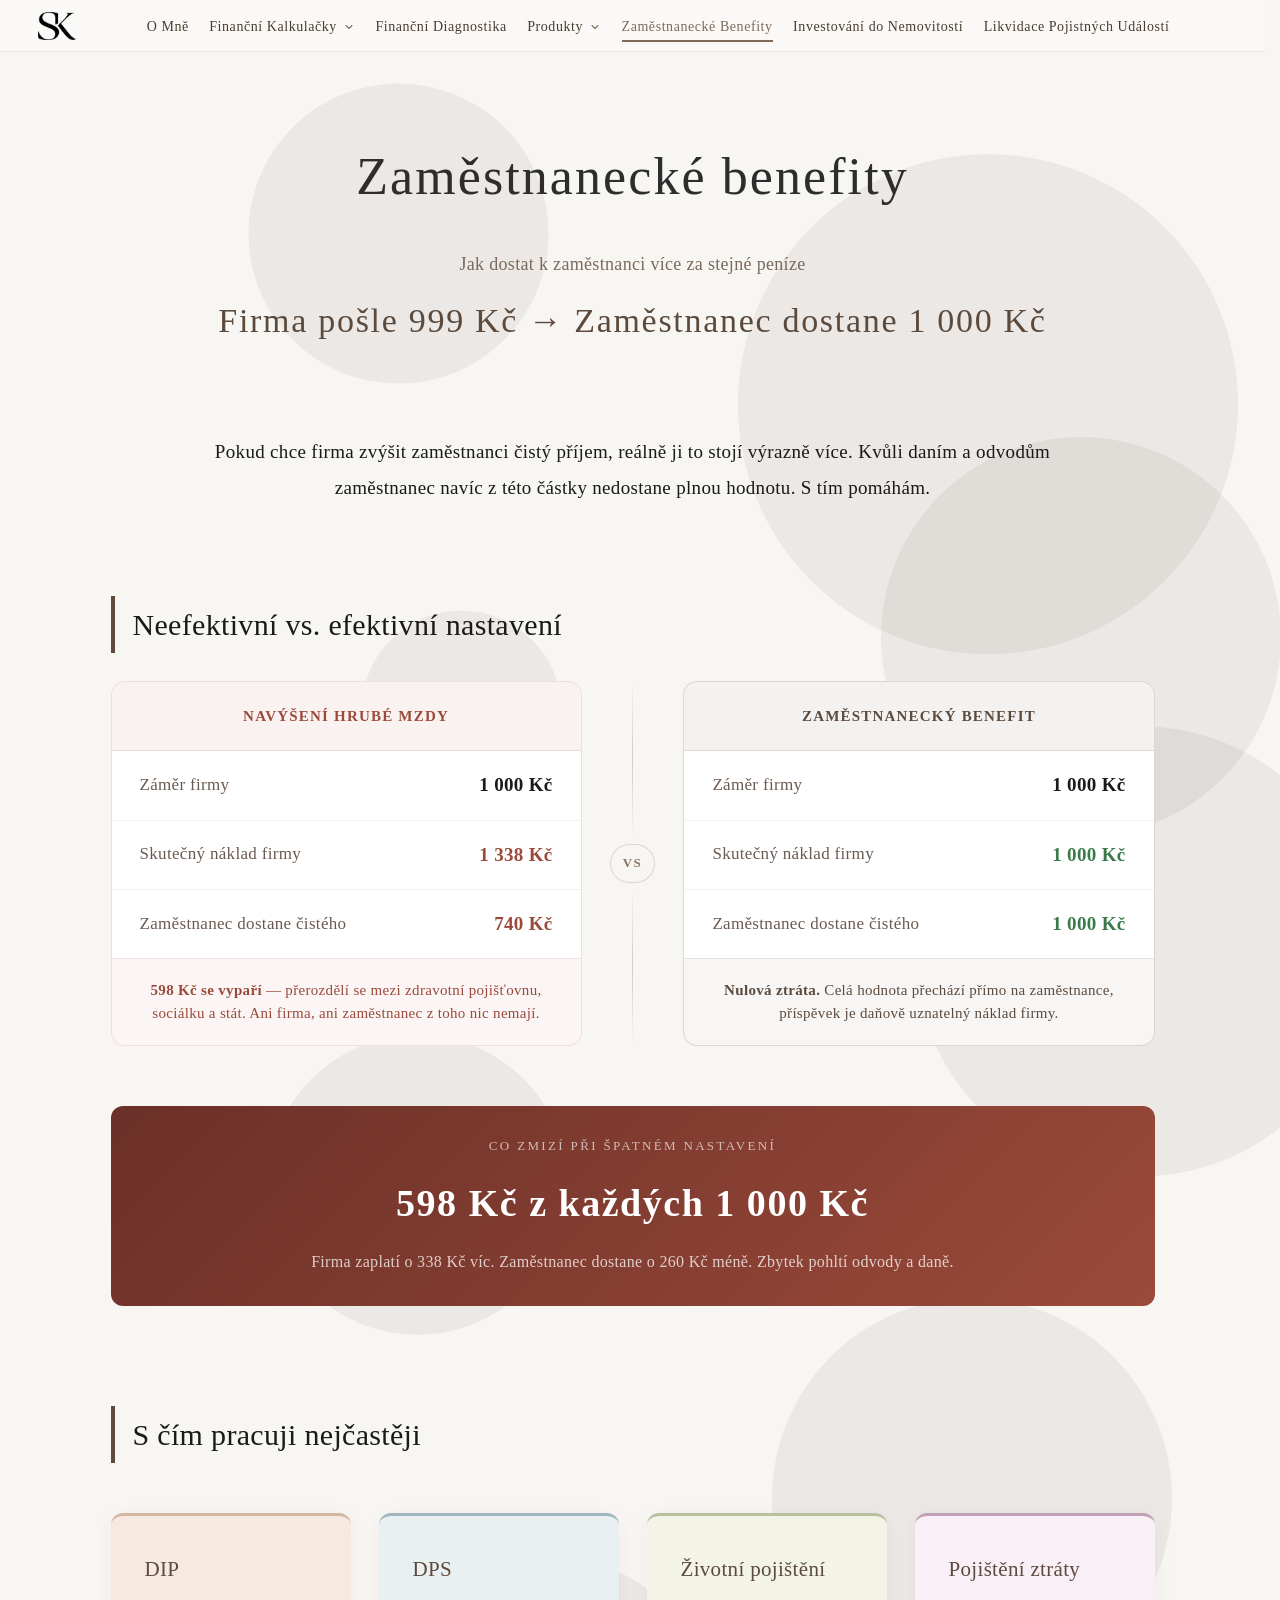
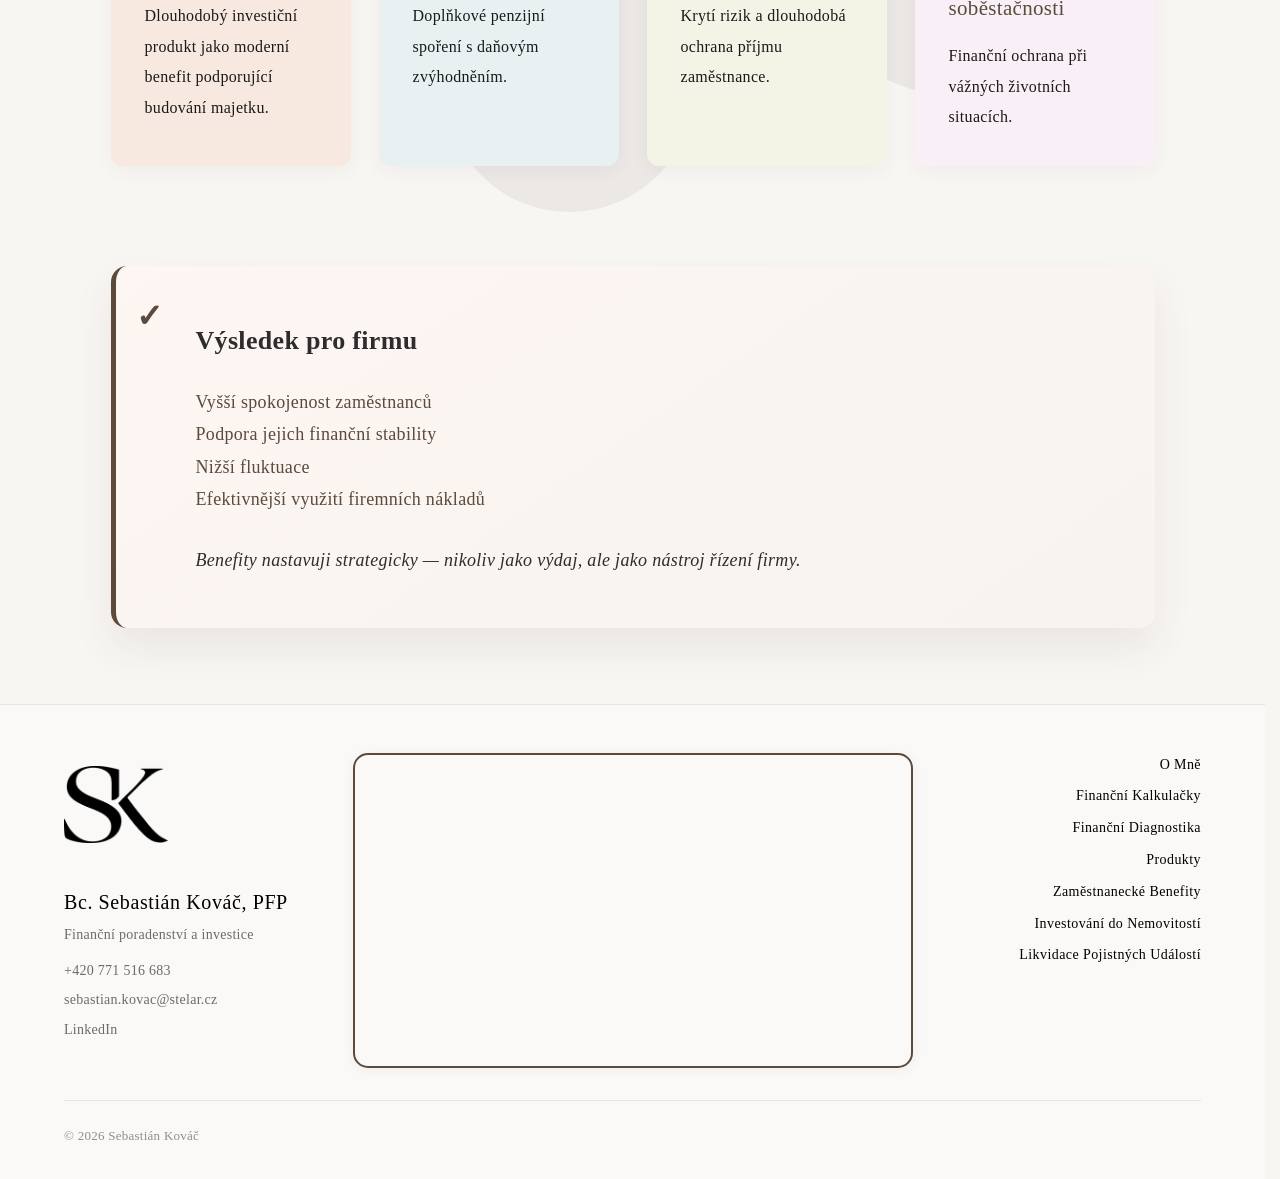
<file: zamestnanecke-benefity/index.html>
<!DOCTYPE html><html lang="cs"> <head><meta charset="utf-8"><meta name="viewport" content="width=device-width, initial-scale=1"><title>Zaměstnanecké Benefity | Bc. Sebastián Kováč</title><meta name="description" content="Zaměstnanecké benefity a firemní programy, které pomáhají získat a udržet zaměstnance. Poradenství od finančního poradce Sebastiána Kováče."><link rel="canonical" href="https://kovacsebastian.com/zamestnanecke-benefity"><!-- Open Graph --><meta property="og:type" content="website"><meta property="og:site_name" content="Bc. Sebastián Kováč"><meta property="og:title" content="Zaměstnanecké Benefity | Bc. Sebastián Kováč"><meta property="og:description" content="Zaměstnanecké benefity a firemní programy, které pomáhají získat a udržet zaměstnance. Poradenství od finančního poradce Sebastiána Kováče."><meta property="og:url" content="https://kovacsebastian.com/zamestnanecke-benefity"><meta property="og:image" content="https://kovacsebastian.com/omne.png"><meta property="og:locale" content="cs_CZ"><!-- Twitter --><meta name="twitter:card" content="summary_large_image"><meta name="twitter:title" content="Zaměstnanecké Benefity | Bc. Sebastián Kováč"><meta name="twitter:description" content="Zaměstnanecké benefity a firemní programy, které pomáhají získat a udržet zaměstnance. Poradenství od finančního poradce Sebastiána Kováče."><meta name="twitter:image" content="https://kovacsebastian.com/omne.png"><link rel="icon" href="/favicon.ico" sizes="any"><link rel="icon" type="image/svg+xml" href="/favicon.svg"><link rel="icon" type="image/png" sizes="96x96" href="/favicon-96x96.png"><link rel="apple-touch-icon" href="/apple-touch-icon.png"><link rel="manifest" href="/site.webmanifest"><script type="application/ld+json">{"@context":"https://schema.org","@type":"FinancialService","name":"Bc. Sebastián Kováč","description":"Finanční poradce v Brně — investice, penzijní spoření, úvěry, pojištění a dlouhodobá finanční strategie. Osobní přístup a transparentní poradenství po celém Česku.","url":"https://kovacsebastian.com/","image":"https://kovacsebastian.com/omne.png","email":"sebastian.kovac@stelar.cz","telephone":"+420771516683","areaServed":"CZ","address":{"@type":"PostalAddress","streetAddress":"Pražákova 1008/69","addressLocality":"Brno","postalCode":"639 00","addressCountry":"CZ"}}</script><!-- Google tag (gtag.js) --><script async src="https://www.googletagmanager.com/gtag/js?id=G-MT7EY1N8GN"></script><script>
      window.dataLayer = window.dataLayer || [];
      function gtag(){dataLayer.push(arguments);}
      gtag('js', new Date());
      gtag('config', 'G-MT7EY1N8GN');
    </script><link rel="stylesheet" href="/_astro/BaseLayout.DxZyio2D.css">
<style>@media(max-width:640px){html,body{overflow-x:hidden}}
</style></head> <body> <nav class="nav-embed" data-astro-cid-dmqpwcec> <a href="/" class="nav-logo" aria-label="Sebastián Kováč — Domů" data-astro-cid-dmqpwcec> <img src="/transpfavicon.png" alt="Sebastián Kováč" data-astro-cid-dmqpwcec> </a> <div class="nav-inner" data-astro-cid-dmqpwcec> <ul class="nav-links" data-astro-cid-dmqpwcec> <li data-astro-cid-dmqpwcec><a href="/" class="nav-link" data-astro-cid-dmqpwcec>O Mně</a></li> <li class="nav-dropdown-wrap" data-astro-cid-dmqpwcec> <button type="button" class="nav-link nav-trigger" aria-haspopup="true" data-astro-cid-dmqpwcec> <span class="trigger-label" data-astro-cid-dmqpwcec>Finanční Kalkulačky</span> <span class="caret-wrap" aria-hidden="true" data-astro-cid-dmqpwcec> <svg class="caret" width="12" height="12" viewBox="0 0 24 24" fill="none" data-astro-cid-dmqpwcec> <path d="M6 9l6 6 6-6" stroke="currentColor" stroke-width="2.25" stroke-linecap="round" stroke-linejoin="round" data-astro-cid-dmqpwcec></path> </svg> </span> </button> <div class="nav-dropdown" data-astro-cid-dmqpwcec> <a href="/financne-kalkulacky/investicna-kalkulacka" class="nav-dropdown-link" data-astro-cid-dmqpwcec>Kalkulačka Investic</a> <a href="/financne-kalkulacky/kolik-investovat-mesicne" class="nav-dropdown-link" data-astro-cid-dmqpwcec>Měsíční Investice pro Cíl</a> <a href="/financne-kalkulacky/kalkulacka-pro-rentu" class="nav-dropdown-link" data-astro-cid-dmqpwcec>Renta</a> <a href="/financne-kalkulacky/kalkulacka-inflace" class="nav-dropdown-link" data-astro-cid-dmqpwcec>Kalkulačka Inflace</a> </div> </li> <li data-astro-cid-dmqpwcec><a href="/financni-diagnostika" class="nav-link" data-astro-cid-dmqpwcec>Finanční Diagnostika</a></li> <li class="nav-dropdown-wrap" data-astro-cid-dmqpwcec> <button type="button" class="nav-link nav-trigger" aria-haspopup="true" data-astro-cid-dmqpwcec> <span class="trigger-label" data-astro-cid-dmqpwcec>Produkty</span> <span class="caret-wrap" aria-hidden="true" data-astro-cid-dmqpwcec> <svg class="caret" width="12" height="12" viewBox="0 0 24 24" fill="none" data-astro-cid-dmqpwcec> <path d="M6 9l6 6 6-6" stroke="currentColor" stroke-width="2.25" stroke-linecap="round" stroke-linejoin="round" data-astro-cid-dmqpwcec></path> </svg> </span> </button> <div class="nav-dropdown" data-astro-cid-dmqpwcec> <a href="/produkty/investice" class="nav-dropdown-link" data-astro-cid-dmqpwcec>Investice</a> <a href="/produkty/penzijni-sporeni" class="nav-dropdown-link" data-astro-cid-dmqpwcec>Penzijní Spoření</a> <a href="/produkty/uvery" class="nav-dropdown-link" data-astro-cid-dmqpwcec>Úvěry</a> <a href="/produkty/pojisteni" class="nav-dropdown-link" data-astro-cid-dmqpwcec>Pojištění</a> </div> </li> <li data-astro-cid-dmqpwcec><a href="/zamestnanecke-benefity" class="nav-link active" data-astro-cid-dmqpwcec>Zaměstnanecké Benefity</a></li> <li data-astro-cid-dmqpwcec><a href="/investovani-do-nemovitosti" class="nav-link" data-astro-cid-dmqpwcec>Investování do Nemovitostí</a></li> <li data-astro-cid-dmqpwcec><a href="/likvidace-pojistnych-udalosti" class="nav-link" data-astro-cid-dmqpwcec>Likvidace Pojistných Událostí</a></li> </ul> </div> <!-- Mobile center name — hidden on desktop --> <span class="nav-mobile-name" aria-hidden="true" data-astro-cid-dmqpwcec>Bc. Sebastián Kováč, PFP</span> <!-- Hamburger — mobile only --> <button class="nav-hamburger" id="navHamburger" aria-label="Otevřít menu" aria-expanded="false" aria-controls="mobOverlay" data-astro-cid-dmqpwcec> <span class="ham-bar" data-astro-cid-dmqpwcec></span> <span class="ham-bar" data-astro-cid-dmqpwcec></span> <span class="ham-bar" data-astro-cid-dmqpwcec></span> </button> </nav> <!-- ─── Mobile full-screen overlay ─── --> <div class="mob-overlay" id="mobOverlay" aria-hidden="true" role="dialog" aria-modal="true" aria-label="Hlavní navigace" data-astro-cid-dmqpwcec> <div class="mob-overlay-inner" data-astro-cid-dmqpwcec> <div class="mob-overlay-head" data-astro-cid-dmqpwcec> <a href="/" class="mob-logo" aria-label="Sebastián Kováč — Domů" data-astro-cid-dmqpwcec> <img src="/transpfavicon.png" alt="Sebastián Kováč" data-astro-cid-dmqpwcec> </a> <button class="mob-close" id="mobClose" aria-label="Zavřít menu" data-astro-cid-dmqpwcec> <svg width="20" height="20" viewBox="0 0 24 24" fill="none" data-astro-cid-dmqpwcec> <path d="M18 6L6 18M6 6l12 12" stroke="currentColor" stroke-width="2.2" stroke-linecap="round" data-astro-cid-dmqpwcec></path> </svg> </button> </div> <nav class="mob-nav" data-astro-cid-dmqpwcec> <ul class="mob-list" data-astro-cid-dmqpwcec> <li class="mob-item" style="--i:0" data-astro-cid-dmqpwcec> <a href="/" class="mob-link" data-astro-cid-dmqpwcec>O Mně</a> </li> <li class="mob-item mob-has-sub" style="--i:1" data-astro-cid-dmqpwcec> <button class="mob-link mob-trigger" aria-expanded="false" data-astro-cid-dmqpwcec> <span data-astro-cid-dmqpwcec>Finanční Kalkulačky</span> <svg class="mob-caret" width="16" height="16" viewBox="0 0 24 24" fill="none" data-astro-cid-dmqpwcec> <path d="M6 9l6 6 6-6" stroke="currentColor" stroke-width="2" stroke-linecap="round" stroke-linejoin="round" data-astro-cid-dmqpwcec></path> </svg> </button> <div class="mob-sub" data-astro-cid-dmqpwcec> <ul data-astro-cid-dmqpwcec> <li data-astro-cid-dmqpwcec><a href="/financne-kalkulacky/investicna-kalkulacka" class="mob-sub-link" data-astro-cid-dmqpwcec>Kalkulačka Investic</a></li> <li data-astro-cid-dmqpwcec><a href="/financne-kalkulacky/kolik-investovat-mesicne" class="mob-sub-link" data-astro-cid-dmqpwcec>Měsíční Investice pro Cíl</a></li> <li data-astro-cid-dmqpwcec><a href="/financne-kalkulacky/kalkulacka-pro-rentu" class="mob-sub-link" data-astro-cid-dmqpwcec>Renta</a></li> <li data-astro-cid-dmqpwcec><a href="/financne-kalkulacky/kalkulacka-inflace" class="mob-sub-link" data-astro-cid-dmqpwcec>Kalkulačka Inflace</a></li> </ul> </div> </li> <li class="mob-item" style="--i:2" data-astro-cid-dmqpwcec> <a href="/financni-diagnostika" class="mob-link" data-astro-cid-dmqpwcec>Finanční Diagnostika</a> </li> <li class="mob-item mob-has-sub" style="--i:3" data-astro-cid-dmqpwcec> <button class="mob-link mob-trigger" aria-expanded="false" data-astro-cid-dmqpwcec> <span data-astro-cid-dmqpwcec>Produkty</span> <svg class="mob-caret" width="16" height="16" viewBox="0 0 24 24" fill="none" data-astro-cid-dmqpwcec> <path d="M6 9l6 6 6-6" stroke="currentColor" stroke-width="2" stroke-linecap="round" stroke-linejoin="round" data-astro-cid-dmqpwcec></path> </svg> </button> <div class="mob-sub" data-astro-cid-dmqpwcec> <ul data-astro-cid-dmqpwcec> <li data-astro-cid-dmqpwcec><a href="/produkty/investice" class="mob-sub-link" data-astro-cid-dmqpwcec>Investice</a></li> <li data-astro-cid-dmqpwcec><a href="/produkty/penzijni-sporeni" class="mob-sub-link" data-astro-cid-dmqpwcec>Penzijní Spoření</a></li> <li data-astro-cid-dmqpwcec><a href="/produkty/uvery" class="mob-sub-link" data-astro-cid-dmqpwcec>Úvěry</a></li> <li data-astro-cid-dmqpwcec><a href="/produkty/pojisteni" class="mob-sub-link" data-astro-cid-dmqpwcec>Pojištění</a></li> </ul> </div> </li> <li class="mob-item" style="--i:4" data-astro-cid-dmqpwcec> <a href="/zamestnanecke-benefity" class="mob-link active" data-astro-cid-dmqpwcec>Zaměstnanecké Benefity</a> </li> <li class="mob-item" style="--i:5" data-astro-cid-dmqpwcec> <a href="/investovani-do-nemovitosti" class="mob-link" data-astro-cid-dmqpwcec>Investování do Nemovitostí</a> </li> <li class="mob-item" style="--i:6" data-astro-cid-dmqpwcec> <a href="/likvidace-pojistnych-udalosti" class="mob-link" data-astro-cid-dmqpwcec>Likvidace Pojistných Událostí</a> </li> </ul> </nav> <footer class="mob-footer" data-astro-cid-dmqpwcec> <a href="tel:+420771516683" class="mob-footer-link" data-astro-cid-dmqpwcec>+420 771 516 683</a> <span class="mob-footer-sep" aria-hidden="true" data-astro-cid-dmqpwcec>·</span> <a href="mailto:sebastian.kovac@stelar.cz" class="mob-footer-link" data-astro-cid-dmqpwcec>sebastian.kovac@stelar.cz</a> </footer> </div> </div>  <script type="module">(()=>{const s=document.getElementById("navHamburger"),t=document.getElementById("mobOverlay");if(!s||!t)return;const u='a[href],button:not([disabled]),input,textarea,select,[tabindex]:not([tabindex="-1"])';function a(){return Array.from(t.querySelectorAll(u))}function c(){t.setAttribute("aria-hidden","false"),s.setAttribute("aria-expanded","true"),s.classList.add("open"),document.body.style.overflow="hidden",setTimeout(()=>{a()[0]?.focus()},60)}function o(){t.setAttribute("aria-hidden","true"),s.setAttribute("aria-expanded","false"),s.classList.remove("open"),document.body.style.overflow="",s.focus()}s.addEventListener("click",()=>{t.getAttribute("aria-hidden")==="false"?o():c()}),document.getElementById("mobClose")?.addEventListener("click",o),document.addEventListener("keydown",e=>{if(t.getAttribute("aria-hidden")!=="false")return;if(e.key==="Escape"){o();return}if(e.key!=="Tab")return;const n=a();if(!n.length)return;const r=n[0],i=n[n.length-1];e.shiftKey?document.activeElement===r&&(e.preventDefault(),i.focus()):document.activeElement===i&&(e.preventDefault(),r.focus())}),t.querySelectorAll(".mob-trigger").forEach(e=>{e.addEventListener("click",()=>{const n=e.nextElementSibling;if(!n)return;const r=n.classList.contains("open");t.querySelectorAll(".mob-sub.open").forEach(i=>{i.classList.remove("open"),i.previousElementSibling?.setAttribute("aria-expanded","false")}),r||(n.classList.add("open"),e.setAttribute("aria-expanded","true"))})})})();</script> <main>  <div class="w-html-embed"><meta charset="UTF-8">
<meta name="viewport" content="width=device-width, initial-scale=1.0">
<title>Zaměstnanecké benefity</title>
<style>
/* --- BASE STYLING --- */
body {
  margin: 0;
  padding: 0;
  font-family: 'Times New Roman', Georgia, serif;
  background: #f8f6f3;
  color: #1a1a1a;
  overflow-x: hidden;
  position: relative;
  min-height: 100vh;
}

.container {
  max-width: 1100px;
  margin: 0 auto;
  padding: 76px 28px;
  position: relative;
  z-index: 2; /* obsah nad kruhy */
  text-align: center;
  line-height: 1.9;
  letter-spacing: .02em;
}

/* --- HERO --- */
.ben-fade {
  opacity: 0;
  transform: translateY(40px);
  filter: blur(6px);
  animation: benFade 1.4s cubic-bezier(.22,.61,.36,1) forwards;
}

.ben-delay-1 { animation-delay: .2s; }
.ben-delay-2 { animation-delay: .4s; }
.ben-delay-3 { animation-delay: .6s; }
.ben-delay-4 { animation-delay: .8s; }
.ben-delay-5 { animation-delay: 1s; }

@keyframes benFade {
  to {
    opacity: 1;
    transform: translateY(0);
    filter: blur(0);
  }
}

/* --- CARDS --- */
.ben-card {
  transition: all .45s cubic-bezier(.22,.61,.36,1);
  background: #ffffff;
  border-radius: 12px;
  padding: 34px;
  text-align: left;
  box-shadow: 0 4px 20px rgba(61,44,41,0.05);
}

.ben-card:hover {
  transform: translateY(-8px);
  box-shadow: 0 14px 40px rgba(61,44,41,0.15);
}

.ben-highlight {
  background: linear-gradient(90deg,#5c4a3d 0%,#8a7563 100%);
  color: #fff;
}

/* --- NUMBERS --- */
.ben-number {
  font-size: 34px;
  color: #5c4a3d;
  font-weight: 500;
  letter-spacing: .05em;
}

/* --- SECTION TITLES --- */
.section-title {
  font-size: 30px;
  margin-bottom: 20px;
  border-left: 4px solid #5c4a3d;
  padding-left: 18px;
  text-align: left;
}

/* --- GRIDS --- */
.grid {
  display: grid;
  gap: 28px;
  margin-bottom: 100px;
}

.grid-auto-fit {
  grid-template-columns: repeat(auto-fit,minmax(240px,1fr));
}

/* --- RESULT BOX --- */
.result-box {
  padding: 50px 50px 50px 80px;
  border-left: 5px solid #5c4a3d;
  text-align: left;
  background: linear-gradient(145deg,#fdf6f2,#f8f3ef);
  box-shadow: 0 20px 40px rgba(61,44,41,0.08);
  border-radius: 16px;
  position: relative;
  z-index: 2;
}

.result-box::before {
  content: "✓";
  position: absolute;
  top: 20px;
  left: 20px;
  font-size: 32px;
  color: #5c4a3d;
  font-weight: bold;
}

/* --- BACKGROUND MOVING CIRCLES --- */
.bg-circles {
  position: fixed; /* kruhy stále v pozadí */
  top: 0;
  left: 0;
  width: 100%;
  height: 100%;
  pointer-events: none;
  z-index: 0; /* úplně vzadu */
  overflow: visible;
}

.circle {
  position: absolute;
  border-radius: 50%;
  background: rgba(92,74,61,0.08);
  transition: transform 0.2s linear;
  z-index: 0; /* vždy pod obsahem */
}

/* --- COLORFUL CARDS FOR SECOND GRID --- */
.card-alt-1 { background: #f7e9e0; border-top:3px solid #d4b7a0; }
.card-alt-2 { background: #e8f0f2; border-top:3px solid #a0b7c0; }
.card-alt-3 { background: #f3f4e6; border-top:3px solid #b7c0a0; }
.card-alt-4 { background: #f9f0f7; border-top:3px solid #c0a0b7; }

/* --- COMPARISON SECTION --- */
.cmp-wrap { display:grid; grid-template-columns:1fr auto 1fr; gap:0 24px; align-items:stretch; margin-bottom:60px; }
.cmp-panel { border-radius:14px; overflow:hidden; }
.cmp-panel-bad { background:#fff; border:1px solid rgba(180,80,60,.18); }
.cmp-panel-good { background:#fff; border:1px solid rgba(92,74,61,.22); }
.cmp-header { padding:20px 28px; font-size:15px; font-weight:600; letter-spacing:.08em; text-transform:uppercase; }
.cmp-header-bad { background:rgba(180,80,60,.07); color:#9b4a3a; border-bottom:1px solid rgba(180,80,60,.15); }
.cmp-header-good { background:rgba(92,74,61,.07); color:#5c4a3d; border-bottom:1px solid rgba(92,74,61,.15); }
.cmp-rows { padding:0; }
.cmp-row { display:flex; justify-content:space-between; align-items:center; padding:16px 28px; border-bottom:1px solid rgba(0,0,0,.05); font-size:17px; }
.cmp-row:last-child { border-bottom:none; }
.cmp-row-label { color:#6b5a50; }
.cmp-row-val { font-weight:600; font-size:19px; }
.cmp-row-val-bad { color:#9b4a3a; }
.cmp-row-val-good { color:#3a7a4a; }
.cmp-footer { padding:20px 28px; font-size:15px; line-height:1.55; }
.cmp-footer-bad { background:rgba(180,80,60,.05); color:#9b4a3a; border-top:1px solid rgba(180,80,60,.12); }
.cmp-footer-good { background:rgba(92,74,61,.05); color:#5c4a3d; border-top:1px solid rgba(92,74,61,.12); }
.cmp-vs { display:flex; flex-direction:column; align-items:center; justify-content:center; gap:6px; padding:0 4px; }
.cmp-vs-line { flex:1; width:1px; background:linear-gradient(180deg,transparent,rgba(92,74,61,.25),transparent); }
.cmp-vs-badge { font-size:13px; font-weight:700; letter-spacing:.12em; color:#8a7563; background:#f8f6f3; border:1px solid rgba(92,74,61,.18); border-radius:20px; padding:6px 12px; white-space:nowrap; }
.cmp-loss { background:linear-gradient(135deg,#6b3028 0%,#9b4a3a 100%); border-radius:12px; padding:28px 32px; text-align:center; margin-bottom:100px; color:#fff; }
.cmp-loss-label { font-size:13px; letter-spacing:.18em; text-transform:uppercase; opacity:.65; margin-bottom:8px; }
.cmp-loss-amount { font-size:38px; font-weight:600; letter-spacing:.04em; margin-bottom:8px; }
.cmp-loss-note { font-size:16px; opacity:.75; }
@media(max-width:640px){ .cmp-wrap{grid-template-columns:1fr;} .cmp-vs{flex-direction:row;padding:4px 0;} .cmp-vs-line{flex:1;width:auto;height:1px;background:linear-gradient(90deg,transparent,rgba(92,74,61,.25),transparent);} }

</style>

<div class="bg-circles">
  <div class="circle" style="width: 300px; height: 300px; top: 10%; left: 20%; transform: translate(-7.5px, -6.45066px);"></div>
  <div class="circle" style="width: 400px; height: 400px; top: 50%; left: 70%; transform: translate(-15px, -12.9013px);"></div>
  <div class="circle" style="width: 200px; height: 200px; top: 70%; left: 30%; transform: translate(-22.5px, -19.352px);"></div>
  <div class="circle" style="width: 500px; height: 500px; top: 20%; left: 60%; transform: translate(-30px, -25.8027px);"></div>
  <div class="circle" style="width: 350px; height: 350px; top: 80%; left: 15%; transform: translate(-37.5px, -32.2533px);"></div>
  <div class="circle" style="width: 450px; height: 450px; top: 85%; left: 75%; transform: translate(-45px, -38.704px);"></div>
  <div class="circle" style="width: 300px; height: 300px; top: 120%; left: 25%; transform: translate(-52.5px, -45.1546px);"></div>
  <div class="circle" style="width: 400px; height: 400px; top: 150%; left: 65%; transform: translate(-60px, -51.6053px);"></div>
  <div class="circle" style="width: 250px; height: 250px; top: 180%; left: 40%; transform: translate(-67.5px, -58.056px);"></div>
</div>

<div class="container">

  <div class="ben-fade" style="margin-bottom:80px;">
    <div style="font-size:52px;font-weight:400;margin-bottom:20px;letter-spacing:.04em;color:#2d2d2d;">
      Zaměstnanecké benefity
    </div>
    <div style="font-size:18px;color:#7a6a5d;margin-bottom:8px;">
      Jak dostat k zaměstnanci více za stejné peníze
    </div>
    <div class="ben-number">
       Firma pošle <span id="benefit-counter" data-target="1000">1000</span> Kč → Zaměstnanec dostane 1 000 Kč
    </div>
  </div>

  <div class="ben-fade ben-delay-1" style="margin-bottom:90px;max-width:900px;margin-left:auto;margin-right:auto;font-size:19px;">
    Pokud chce firma zvýšit zaměstnanci čistý příjem, reálně ji to stojí výrazně více.
    Kvůli daním a odvodům zaměstnanec navíc z této částky nedostane plnou hodnotu.
    S tím pomáhám.
  </div>

  <div class="ben-fade ben-delay-2" style="margin-bottom:28px;text-align:left;">
    <div class="section-title">Neefektivní vs. efektivní nastavení</div>
  </div>

  <div class="ben-fade ben-delay-2 cmp-wrap">
    <div class="cmp-panel cmp-panel-bad">
      <div class="cmp-header cmp-header-bad">Navýšení hrubé mzdy</div>
      <div class="cmp-rows">
        <div class="cmp-row">
          <span class="cmp-row-label">Záměr firmy</span>
          <span class="cmp-row-val">1 000 Kč</span>
        </div>
        <div class="cmp-row">
          <span class="cmp-row-label">Skutečný náklad firmy</span>
          <span class="cmp-row-val cmp-row-val-bad">1 338 Kč</span>
        </div>
        <div class="cmp-row">
          <span class="cmp-row-label">Zaměstnanec dostane čistého</span>
          <span class="cmp-row-val cmp-row-val-bad">740 Kč</span>
        </div>
      </div>
      <div class="cmp-footer cmp-footer-bad">
        <b>598 Kč se vypaří</b> — přerozdělí se mezi zdravotní pojišťovnu, sociálku a stát. Ani firma, ani zaměstnanec z toho nic nemají.
      </div>
    </div>

    <div class="cmp-vs">
      <div class="cmp-vs-line"></div>
      <div class="cmp-vs-badge">VS</div>
      <div class="cmp-vs-line"></div>
    </div>

    <div class="cmp-panel cmp-panel-good">
      <div class="cmp-header cmp-header-good">Zaměstnanecký benefit</div>
      <div class="cmp-rows">
        <div class="cmp-row">
          <span class="cmp-row-label">Záměr firmy</span>
          <span class="cmp-row-val">1 000 Kč</span>
        </div>
        <div class="cmp-row">
          <span class="cmp-row-label">Skutečný náklad firmy</span>
          <span class="cmp-row-val cmp-row-val-good">1 000 Kč</span>
        </div>
        <div class="cmp-row">
          <span class="cmp-row-label">Zaměstnanec dostane čistého</span>
          <span class="cmp-row-val cmp-row-val-good">1 000 Kč</span>
        </div>
      </div>
      <div class="cmp-footer cmp-footer-good">
        <b>Nulová ztráta.</b> Celá hodnota přechází přímo na zaměstnance, příspěvek je daňově uznatelný náklad firmy.
      </div>
    </div>
  </div>

  <div class="ben-fade ben-delay-2 cmp-loss">
    <div class="cmp-loss-label">Co zmizí při špatném nastavení</div>
    <div class="cmp-loss-amount">598 Kč z každých 1 000 Kč</div>
    <div class="cmp-loss-note">Firma zaplatí o 338 Kč víc. Zaměstnanec dostane o 260 Kč méně. Zbytek pohltí odvody a daně.</div>
  </div>


  <div class="ben-fade ben-delay-3" style="margin-bottom:50px;">
    <div class="section-title">
      S čím pracuji nejčastěji
    </div>
  </div>

  <div class="ben-fade ben-delay-4 grid grid-auto-fit" style="margin-bottom:100px;">
    <div class="ben-card card-alt-1">
      <div style="font-size:21px;color:#5c4a3d;margin-bottom:12px;">DIP</div>
      Dlouhodobý investiční produkt jako moderní benefit podporující budování majetku.
    </div>
    <div class="ben-card card-alt-2">
      <div style="font-size:21px;color:#5c4a3d;margin-bottom:12px;">DPS</div>
      Doplňkové penzijní spoření s daňovým zvýhodněním.
    </div>
    <div class="ben-card card-alt-3">
      <div style="font-size:21px;color:#5c4a3d;margin-bottom:12px;">Životní pojištění</div>
      Krytí rizik a dlouhodobá ochrana příjmu zaměstnance.
    </div>
    <div class="ben-card card-alt-4">
      <div style="font-size:21px;color:#5c4a3d;margin-bottom:12px;">Pojištění ztráty soběstačnosti</div>
      Finanční ochrana při vážných životních situacích.
    </div>
  </div>

  <div class="ben-fade ben-delay-5">
    <div class="ben-card result-box">
      <div style="font-size:26px;font-weight:600;color:#2d2d2d;margin-bottom:20px;">
        Výsledek pro firmu
      </div>
      <ul style="font-size:18px;color:#5c4a3d;line-height:1.8;">
        <li>Vyšší spokojenost zaměstnanců</li>
        <li>Podpora jejich finanční stability</li>
        <li>Nižší fluktuace</li>
        <li>Efektivnější využití firemních nákladů</li>
      </ul>
      <div style="margin-top:28px;font-size:18px;color:#2d2d2d;font-style:italic;">
        Benefity nastavuji strategicky — nikoliv jako výdaj, ale jako nástroj řízení firmy.
      </div>
    </div>
  </div>

</div>

<script>
// --- COUNTER ---
function animateCounter(element){
  const target = +element.getAttribute('data-target');
  const duration = 1800;
  const startTime = performance.now();

  function update(currentTime){
    const progress = Math.min((currentTime - startTime) / duration, 1);
    const ease = 1 - Math.pow(1 - progress, 3);
    element.textContent = Math.floor(ease * target);

    if(progress < 1){
      requestAnimationFrame(update);
    }
  }
  requestAnimationFrame(update);
}

// --- INTERACTIVE CIRCLES (ONLY MOUSE) ---
document.addEventListener("DOMContentLoaded", function(){
  const counter = document.getElementById("benefit-counter");
  animateCounter(counter);

  const circles = document.querySelectorAll('.circle');

  // Mouse move
  document.addEventListener('mousemove', e => {
    const x = e.clientX / window.innerWidth - 0.5;
    const y = e.clientY / window.innerHeight - 0.5;
    circles.forEach((circle, i) => {
      const factor = (i + 1) * 15; // jemný pohyb
      circle.style.transform = `translate(${x*factor}px, ${y*factor}px)`;
    });
  });
});
</script></div>  </main> <footer class="footer-embed" data-astro-cid-sz7xmlte> <div class="footer-inner" data-astro-cid-sz7xmlte> <div class="footer-row" data-astro-cid-sz7xmlte> <div class="footer-main" data-astro-cid-sz7xmlte> <a href="/" class="footer-logo-link" aria-label="Domů" data-astro-cid-sz7xmlte> <img src="/transpfavicon.png" alt="Sebastián Kováč" class="footer-logo" data-astro-cid-sz7xmlte> </a> <div class="footer-name" data-astro-cid-sz7xmlte>Bc. Sebastián Kováč, PFP</div> <div class="footer-tagline" data-astro-cid-sz7xmlte>Finanční poradenství a investice</div> <div class="footer-contact" data-astro-cid-sz7xmlte> <a href="tel:+420771516683" class="footer-contact-link" data-astro-cid-sz7xmlte>+420 771 516 683</a> <a href="mailto:sebastian.kovac@stelar.cz" class="footer-contact-link" data-astro-cid-sz7xmlte>sebastian.kovac@stelar.cz</a> <a href="https://www.linkedin.com/in/sebasti%C3%A1n-kov%C3%A1%C4%8D-pfp" class="footer-contact-link" target="_blank" rel="noopener noreferrer" data-astro-cid-sz7xmlte>LinkedIn</a> </div> </div> <div class="footer-map-wrap" data-astro-cid-sz7xmlte> <iframe src="https://www.google.com/maps/embed?pb=!1m18!1m12!1m3!1d652.0728525897156!2d16.605030069661147!3d49.17605667494077!2m3!1f0!2f0!3f0!3m2!1i1024!2i768!4f13.1!3m3!1m2!1s0x47129507feac52ad%3A0x5b858fd3dbffa63!2sPra%C5%BE%C3%A1kova%201008%2F69%2C%20639%2000%20Brno-jih%2C%20Czechia!5e0!3m2!1sen!2ses!4v1772108890025!5m2!1sen!2ses" width="600" height="450" allowfullscreen="" loading="lazy" referrerpolicy="no-referrer-when-downgrade" title="Mapa - Pražákova 1008/69, Brno" data-astro-cid-sz7xmlte></iframe> </div> <nav class="footer-links" data-astro-cid-sz7xmlte> <a href="/" class="footer-link" data-astro-cid-sz7xmlte>O Mně</a> <a href="/financne-kalkulacky/investicna-kalkulacka" class="footer-link" data-astro-cid-sz7xmlte>Finanční Kalkulačky</a> <a href="/financni-diagnostika" class="footer-link" data-astro-cid-sz7xmlte>Finanční Diagnostika</a> <a href="/produkty/investice" class="footer-link" data-astro-cid-sz7xmlte>Produkty</a> <a href="/zamestnanecke-benefity" class="footer-link" data-astro-cid-sz7xmlte>Zaměstnanecké Benefity</a> <a href="/investovani-do-nemovitosti" class="footer-link" data-astro-cid-sz7xmlte>Investování do Nemovitostí</a> <a href="/likvidace-pojistnych-udalosti" class="footer-link" data-astro-cid-sz7xmlte>Likvidace Pojistných Událostí</a> </nav> </div> <div class="footer-bottom" data-astro-cid-sz7xmlte> <div class="footer-copy" data-astro-cid-sz7xmlte>© <span id="footer-year" data-astro-cid-sz7xmlte></span> Sebastián Kováč</div> </div> </div> </footer> <script type="module">(function(){var e=document.getElementById("footer-year");e&&(e.textContent=String(new Date().getFullYear()))})();</script> </body></html>
</file>
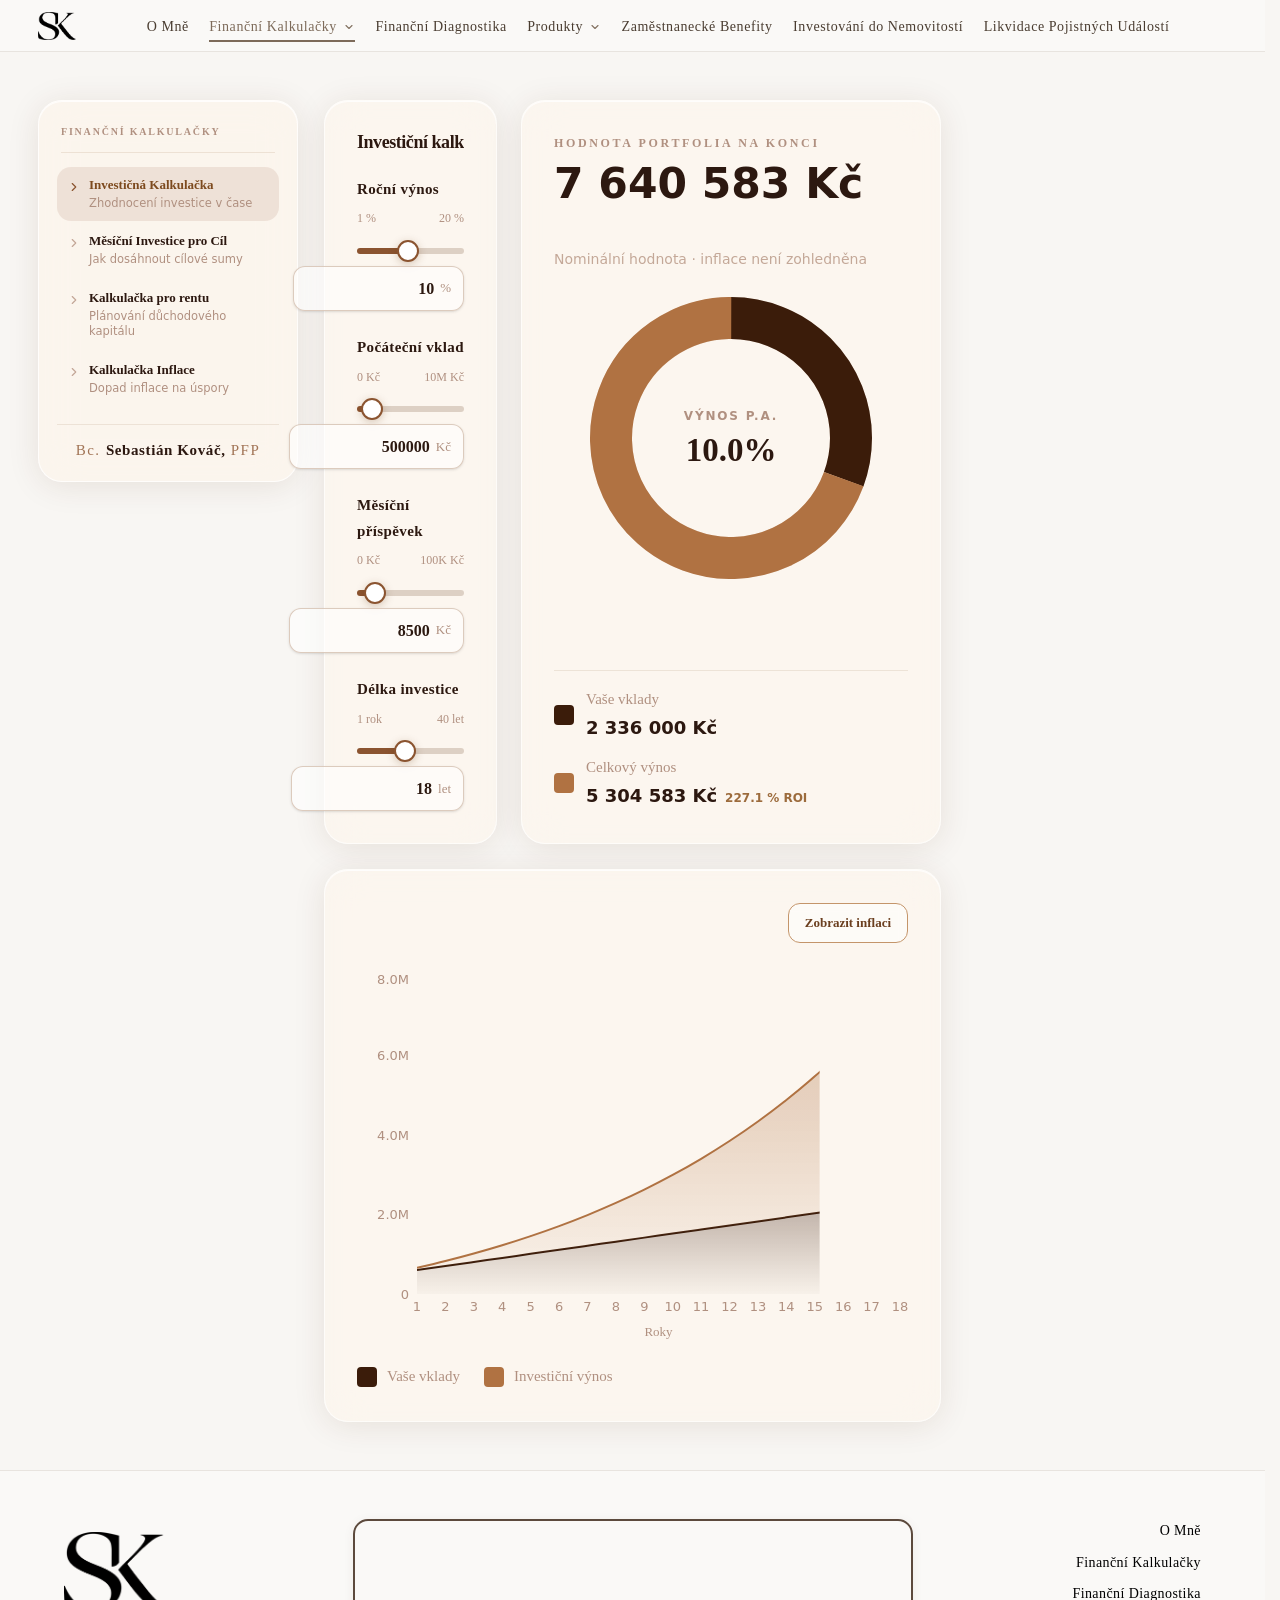
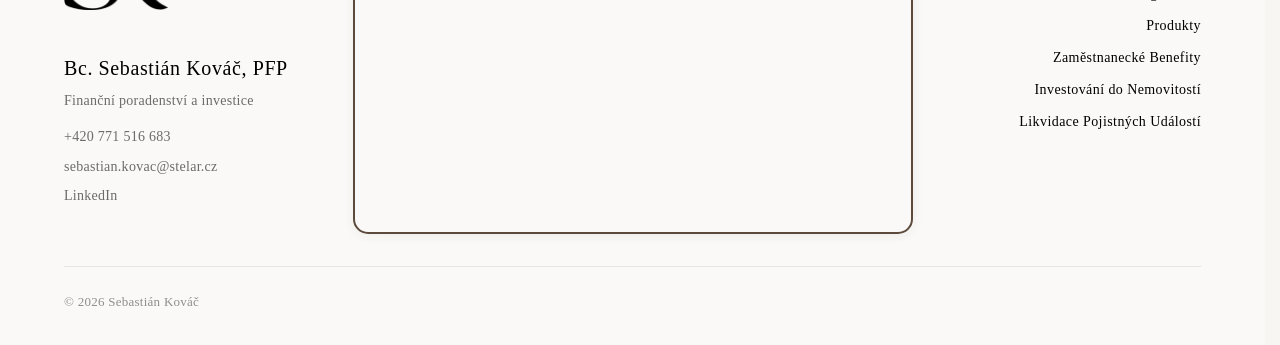
<file: financne-kalkulacky/investicna-kalkulacka/index.html>
<!DOCTYPE html><html lang="cs"> <head><meta charset="utf-8"><meta name="viewport" content="width=device-width, initial-scale=1"><title>Investiční Kalkulačka | Bc. Sebastián Kováč</title><meta name="description" content="Spočítejte si zhodnocení investice v čase s vlivem výnosu a inflace. Bezplatná investiční kalkulačka."><link rel="canonical" href="https://kovacsebastian.com/financne-kalkulacky/investicna-kalkulacka"><!-- Open Graph --><meta property="og:type" content="website"><meta property="og:site_name" content="Bc. Sebastián Kováč"><meta property="og:title" content="Investiční Kalkulačka | Bc. Sebastián Kováč"><meta property="og:description" content="Spočítejte si zhodnocení investice v čase s vlivem výnosu a inflace. Bezplatná investiční kalkulačka."><meta property="og:url" content="https://kovacsebastian.com/financne-kalkulacky/investicna-kalkulacka"><meta property="og:image" content="https://kovacsebastian.com/omne.png"><meta property="og:locale" content="cs_CZ"><!-- Twitter --><meta name="twitter:card" content="summary_large_image"><meta name="twitter:title" content="Investiční Kalkulačka | Bc. Sebastián Kováč"><meta name="twitter:description" content="Spočítejte si zhodnocení investice v čase s vlivem výnosu a inflace. Bezplatná investiční kalkulačka."><meta name="twitter:image" content="https://kovacsebastian.com/omne.png"><link rel="icon" href="/favicon.ico" sizes="any"><link rel="icon" type="image/svg+xml" href="/favicon.svg"><link rel="icon" type="image/png" sizes="96x96" href="/favicon-96x96.png"><link rel="apple-touch-icon" href="/apple-touch-icon.png"><link rel="manifest" href="/site.webmanifest"><script type="application/ld+json">{"@context":"https://schema.org","@type":"FinancialService","name":"Bc. Sebastián Kováč","description":"Finanční poradce v Brně — investice, penzijní spoření, úvěry, pojištění a dlouhodobá finanční strategie. Osobní přístup a transparentní poradenství po celém Česku.","url":"https://kovacsebastian.com/","image":"https://kovacsebastian.com/omne.png","email":"sebastian.kovac@stelar.cz","telephone":"+420771516683","areaServed":"CZ","address":{"@type":"PostalAddress","streetAddress":"Pražákova 1008/69","addressLocality":"Brno","postalCode":"639 00","addressCountry":"CZ"}}</script><!-- Google tag (gtag.js) --><script async src="https://www.googletagmanager.com/gtag/js?id=G-MT7EY1N8GN"></script><script>
      window.dataLayer = window.dataLayer || [];
      function gtag(){dataLayer.push(arguments);}
      gtag('js', new Date());
      gtag('config', 'G-MT7EY1N8GN');
    </script><link rel="stylesheet" href="/_astro/BaseLayout.DxZyio2D.css">
<style>.calc-sidebar[data-astro-cid-woxkfrhk]{width:260px;flex-shrink:0;align-self:flex-start}.sidebar-card[data-astro-cid-woxkfrhk]{background:#fcf5edd9;backdrop-filter:blur(20px) saturate(1.4);-webkit-backdrop-filter:blur(20px) saturate(1.4);border:1px solid rgba(255,255,255,.7);box-shadow:0 4px 32px #50280a1a,inset 0 1px #fffc;border-radius:24px;padding:22px 18px;display:flex;flex-direction:column;gap:0;container-type:inline-size}.sidebar-heading[data-astro-cid-woxkfrhk]{font-family:Times New Roman,Times,serif;font-size:10px;font-weight:700;letter-spacing:.18em;text-transform:uppercase;color:#b09080;margin:0 4px 14px;padding-bottom:12px;border-bottom:1px solid rgba(224,207,192,.55)}.sidebar-nav[data-astro-cid-woxkfrhk]{display:flex;flex-direction:column;gap:2px}.sidebar-link[data-astro-cid-woxkfrhk]{display:flex;align-items:flex-start;gap:8px;padding:10px;border-radius:14px;text-decoration:none;transition:background .2s ease,transform .15s ease;color:inherit}.sidebar-link[data-astro-cid-woxkfrhk]:hover{background:#8b543012;transform:translate(2px)}.sidebar-link--active[data-astro-cid-woxkfrhk]{background:#8b54301f}.sidebar-link--active[data-astro-cid-woxkfrhk]:hover{background:#8b543029}.sidebar-arrow[data-astro-cid-woxkfrhk]{flex-shrink:0;margin-top:3px;color:#c4a898;transition:color .2s ease}.sidebar-link--active[data-astro-cid-woxkfrhk] .sidebar-arrow[data-astro-cid-woxkfrhk],.sidebar-link[data-astro-cid-woxkfrhk]:hover .sidebar-arrow[data-astro-cid-woxkfrhk]{color:#8b5430}.sidebar-text[data-astro-cid-woxkfrhk]{display:flex;flex-direction:column;gap:2px;min-width:0}.sidebar-label[data-astro-cid-woxkfrhk]{font-family:Times New Roman,Times,serif;font-size:clamp(13px,5cqi,14.5px);font-weight:600;color:#2c1810;line-height:1.3;white-space:nowrap;overflow:hidden;text-overflow:ellipsis}.sidebar-link--active[data-astro-cid-woxkfrhk] .sidebar-label[data-astro-cid-woxkfrhk]{color:#7d4a1e}.sidebar-desc[data-astro-cid-woxkfrhk]{font-size:11.5px;color:#b09080;line-height:1.35;font-family:system-ui,sans-serif}.sidebar-footer[data-astro-cid-woxkfrhk]{margin-top:18px;padding-top:16px;border-top:1px solid rgba(224,207,192,.5);display:flex;justify-content:center}.sidebar-profile-link[data-astro-cid-woxkfrhk]{display:flex;flex-direction:row;align-items:baseline;gap:0;text-decoration:none;transition:opacity .2s ease}.sidebar-profile-link[data-astro-cid-woxkfrhk]:hover{opacity:.72}.profile-name[data-astro-cid-woxkfrhk]{font-family:Times New Roman,Times,serif;font-size:15px;font-weight:700;color:#2c1810;letter-spacing:.04em;line-height:1.2}.profile-pfp[data-astro-cid-woxkfrhk]{font-family:Times New Roman,Times,serif;font-weight:400;letter-spacing:.1em;color:#8b5430;opacity:.8}@media(max-width:1024px){.calc-sidebar[data-astro-cid-woxkfrhk]{width:100%}}@media(max-width:720px){.sidebar-card[data-astro-cid-woxkfrhk]{padding:18px 14px;border-radius:20px}.sidebar-heading[data-astro-cid-woxkfrhk]{margin-inline:2px;margin-bottom:12px;padding-bottom:10px}.sidebar-nav[data-astro-cid-woxkfrhk]{display:grid;grid-template-columns:repeat(auto-fit,minmax(240px,1fr));gap:8px}.sidebar-link[data-astro-cid-woxkfrhk]{min-height:100%;padding:12px;border-radius:16px;gap:10px}.sidebar-arrow[data-astro-cid-woxkfrhk]{margin-top:1px}.sidebar-desc[data-astro-cid-woxkfrhk]{font-size:11px}}@media(max-width:520px){.sidebar-nav[data-astro-cid-woxkfrhk]{grid-template-columns:1fr}.sidebar-link[data-astro-cid-woxkfrhk]{padding:12px 10px}.sidebar-footer[data-astro-cid-woxkfrhk]{margin-top:14px;padding-top:14px}.profile-name[data-astro-cid-woxkfrhk]{font-size:14px}}
.calc-page[data-astro-cid-uxrtkla2]{display:flex;gap:clamp(16px,2vw,28px);max-width:1560px;margin:0 auto;padding:clamp(24px,4vw,48px) clamp(16px,3vw,40px);align-items:flex-start;box-sizing:border-box}.calc-main[data-astro-cid-uxrtkla2]{flex:1;min-width:0}@media(min-width:1025px){.calc-page[data-astro-cid-uxrtkla2]:after{content:"";width:260px;flex-shrink:0}}@media(max-width:1024px){.calc-page[data-astro-cid-uxrtkla2]{flex-direction:column}.calc-main[data-astro-cid-uxrtkla2]{width:100%}}@media(max-width:640px){.calc-page[data-astro-cid-uxrtkla2]{gap:14px;padding:16px 12px 28px}}
</style></head> <body> <nav class="nav-embed" data-astro-cid-dmqpwcec> <a href="/" class="nav-logo" aria-label="Sebastián Kováč — Domů" data-astro-cid-dmqpwcec> <img src="/transpfavicon.png" alt="Sebastián Kováč" data-astro-cid-dmqpwcec> </a> <div class="nav-inner" data-astro-cid-dmqpwcec> <ul class="nav-links" data-astro-cid-dmqpwcec> <li data-astro-cid-dmqpwcec><a href="/" class="nav-link" data-astro-cid-dmqpwcec>O Mně</a></li> <li class="nav-dropdown-wrap" data-astro-cid-dmqpwcec> <button type="button" class="nav-link nav-trigger active" aria-haspopup="true" data-astro-cid-dmqpwcec> <span class="trigger-label" data-astro-cid-dmqpwcec>Finanční Kalkulačky</span> <span class="caret-wrap" aria-hidden="true" data-astro-cid-dmqpwcec> <svg class="caret" width="12" height="12" viewBox="0 0 24 24" fill="none" data-astro-cid-dmqpwcec> <path d="M6 9l6 6 6-6" stroke="currentColor" stroke-width="2.25" stroke-linecap="round" stroke-linejoin="round" data-astro-cid-dmqpwcec></path> </svg> </span> </button> <div class="nav-dropdown" data-astro-cid-dmqpwcec> <a href="/financne-kalkulacky/investicna-kalkulacka" class="nav-dropdown-link" data-astro-cid-dmqpwcec>Kalkulačka Investic</a> <a href="/financne-kalkulacky/kolik-investovat-mesicne" class="nav-dropdown-link" data-astro-cid-dmqpwcec>Měsíční Investice pro Cíl</a> <a href="/financne-kalkulacky/kalkulacka-pro-rentu" class="nav-dropdown-link" data-astro-cid-dmqpwcec>Renta</a> <a href="/financne-kalkulacky/kalkulacka-inflace" class="nav-dropdown-link" data-astro-cid-dmqpwcec>Kalkulačka Inflace</a> </div> </li> <li data-astro-cid-dmqpwcec><a href="/financni-diagnostika" class="nav-link" data-astro-cid-dmqpwcec>Finanční Diagnostika</a></li> <li class="nav-dropdown-wrap" data-astro-cid-dmqpwcec> <button type="button" class="nav-link nav-trigger" aria-haspopup="true" data-astro-cid-dmqpwcec> <span class="trigger-label" data-astro-cid-dmqpwcec>Produkty</span> <span class="caret-wrap" aria-hidden="true" data-astro-cid-dmqpwcec> <svg class="caret" width="12" height="12" viewBox="0 0 24 24" fill="none" data-astro-cid-dmqpwcec> <path d="M6 9l6 6 6-6" stroke="currentColor" stroke-width="2.25" stroke-linecap="round" stroke-linejoin="round" data-astro-cid-dmqpwcec></path> </svg> </span> </button> <div class="nav-dropdown" data-astro-cid-dmqpwcec> <a href="/produkty/investice" class="nav-dropdown-link" data-astro-cid-dmqpwcec>Investice</a> <a href="/produkty/penzijni-sporeni" class="nav-dropdown-link" data-astro-cid-dmqpwcec>Penzijní Spoření</a> <a href="/produkty/uvery" class="nav-dropdown-link" data-astro-cid-dmqpwcec>Úvěry</a> <a href="/produkty/pojisteni" class="nav-dropdown-link" data-astro-cid-dmqpwcec>Pojištění</a> </div> </li> <li data-astro-cid-dmqpwcec><a href="/zamestnanecke-benefity" class="nav-link" data-astro-cid-dmqpwcec>Zaměstnanecké Benefity</a></li> <li data-astro-cid-dmqpwcec><a href="/investovani-do-nemovitosti" class="nav-link" data-astro-cid-dmqpwcec>Investování do Nemovitostí</a></li> <li data-astro-cid-dmqpwcec><a href="/likvidace-pojistnych-udalosti" class="nav-link" data-astro-cid-dmqpwcec>Likvidace Pojistných Událostí</a></li> </ul> </div> <!-- Mobile center name — hidden on desktop --> <span class="nav-mobile-name" aria-hidden="true" data-astro-cid-dmqpwcec>Bc. Sebastián Kováč, PFP</span> <!-- Hamburger — mobile only --> <button class="nav-hamburger" id="navHamburger" aria-label="Otevřít menu" aria-expanded="false" aria-controls="mobOverlay" data-astro-cid-dmqpwcec> <span class="ham-bar" data-astro-cid-dmqpwcec></span> <span class="ham-bar" data-astro-cid-dmqpwcec></span> <span class="ham-bar" data-astro-cid-dmqpwcec></span> </button> </nav> <!-- ─── Mobile full-screen overlay ─── --> <div class="mob-overlay" id="mobOverlay" aria-hidden="true" role="dialog" aria-modal="true" aria-label="Hlavní navigace" data-astro-cid-dmqpwcec> <div class="mob-overlay-inner" data-astro-cid-dmqpwcec> <div class="mob-overlay-head" data-astro-cid-dmqpwcec> <a href="/" class="mob-logo" aria-label="Sebastián Kováč — Domů" data-astro-cid-dmqpwcec> <img src="/transpfavicon.png" alt="Sebastián Kováč" data-astro-cid-dmqpwcec> </a> <button class="mob-close" id="mobClose" aria-label="Zavřít menu" data-astro-cid-dmqpwcec> <svg width="20" height="20" viewBox="0 0 24 24" fill="none" data-astro-cid-dmqpwcec> <path d="M18 6L6 18M6 6l12 12" stroke="currentColor" stroke-width="2.2" stroke-linecap="round" data-astro-cid-dmqpwcec></path> </svg> </button> </div> <nav class="mob-nav" data-astro-cid-dmqpwcec> <ul class="mob-list" data-astro-cid-dmqpwcec> <li class="mob-item" style="--i:0" data-astro-cid-dmqpwcec> <a href="/" class="mob-link" data-astro-cid-dmqpwcec>O Mně</a> </li> <li class="mob-item mob-has-sub" style="--i:1" data-astro-cid-dmqpwcec> <button class="mob-link mob-trigger active" aria-expanded="true" data-astro-cid-dmqpwcec> <span data-astro-cid-dmqpwcec>Finanční Kalkulačky</span> <svg class="mob-caret" width="16" height="16" viewBox="0 0 24 24" fill="none" data-astro-cid-dmqpwcec> <path d="M6 9l6 6 6-6" stroke="currentColor" stroke-width="2" stroke-linecap="round" stroke-linejoin="round" data-astro-cid-dmqpwcec></path> </svg> </button> <div class="mob-sub open" data-astro-cid-dmqpwcec> <ul data-astro-cid-dmqpwcec> <li data-astro-cid-dmqpwcec><a href="/financne-kalkulacky/investicna-kalkulacka" class="mob-sub-link" data-astro-cid-dmqpwcec>Kalkulačka Investic</a></li> <li data-astro-cid-dmqpwcec><a href="/financne-kalkulacky/kolik-investovat-mesicne" class="mob-sub-link" data-astro-cid-dmqpwcec>Měsíční Investice pro Cíl</a></li> <li data-astro-cid-dmqpwcec><a href="/financne-kalkulacky/kalkulacka-pro-rentu" class="mob-sub-link" data-astro-cid-dmqpwcec>Renta</a></li> <li data-astro-cid-dmqpwcec><a href="/financne-kalkulacky/kalkulacka-inflace" class="mob-sub-link" data-astro-cid-dmqpwcec>Kalkulačka Inflace</a></li> </ul> </div> </li> <li class="mob-item" style="--i:2" data-astro-cid-dmqpwcec> <a href="/financni-diagnostika" class="mob-link" data-astro-cid-dmqpwcec>Finanční Diagnostika</a> </li> <li class="mob-item mob-has-sub" style="--i:3" data-astro-cid-dmqpwcec> <button class="mob-link mob-trigger" aria-expanded="false" data-astro-cid-dmqpwcec> <span data-astro-cid-dmqpwcec>Produkty</span> <svg class="mob-caret" width="16" height="16" viewBox="0 0 24 24" fill="none" data-astro-cid-dmqpwcec> <path d="M6 9l6 6 6-6" stroke="currentColor" stroke-width="2" stroke-linecap="round" stroke-linejoin="round" data-astro-cid-dmqpwcec></path> </svg> </button> <div class="mob-sub" data-astro-cid-dmqpwcec> <ul data-astro-cid-dmqpwcec> <li data-astro-cid-dmqpwcec><a href="/produkty/investice" class="mob-sub-link" data-astro-cid-dmqpwcec>Investice</a></li> <li data-astro-cid-dmqpwcec><a href="/produkty/penzijni-sporeni" class="mob-sub-link" data-astro-cid-dmqpwcec>Penzijní Spoření</a></li> <li data-astro-cid-dmqpwcec><a href="/produkty/uvery" class="mob-sub-link" data-astro-cid-dmqpwcec>Úvěry</a></li> <li data-astro-cid-dmqpwcec><a href="/produkty/pojisteni" class="mob-sub-link" data-astro-cid-dmqpwcec>Pojištění</a></li> </ul> </div> </li> <li class="mob-item" style="--i:4" data-astro-cid-dmqpwcec> <a href="/zamestnanecke-benefity" class="mob-link" data-astro-cid-dmqpwcec>Zaměstnanecké Benefity</a> </li> <li class="mob-item" style="--i:5" data-astro-cid-dmqpwcec> <a href="/investovani-do-nemovitosti" class="mob-link" data-astro-cid-dmqpwcec>Investování do Nemovitostí</a> </li> <li class="mob-item" style="--i:6" data-astro-cid-dmqpwcec> <a href="/likvidace-pojistnych-udalosti" class="mob-link" data-astro-cid-dmqpwcec>Likvidace Pojistných Událostí</a> </li> </ul> </nav> <footer class="mob-footer" data-astro-cid-dmqpwcec> <a href="tel:+420771516683" class="mob-footer-link" data-astro-cid-dmqpwcec>+420 771 516 683</a> <span class="mob-footer-sep" aria-hidden="true" data-astro-cid-dmqpwcec>·</span> <a href="mailto:sebastian.kovac@stelar.cz" class="mob-footer-link" data-astro-cid-dmqpwcec>sebastian.kovac@stelar.cz</a> </footer> </div> </div>  <script type="module">(()=>{const s=document.getElementById("navHamburger"),t=document.getElementById("mobOverlay");if(!s||!t)return;const u='a[href],button:not([disabled]),input,textarea,select,[tabindex]:not([tabindex="-1"])';function a(){return Array.from(t.querySelectorAll(u))}function c(){t.setAttribute("aria-hidden","false"),s.setAttribute("aria-expanded","true"),s.classList.add("open"),document.body.style.overflow="hidden",setTimeout(()=>{a()[0]?.focus()},60)}function o(){t.setAttribute("aria-hidden","true"),s.setAttribute("aria-expanded","false"),s.classList.remove("open"),document.body.style.overflow="",s.focus()}s.addEventListener("click",()=>{t.getAttribute("aria-hidden")==="false"?o():c()}),document.getElementById("mobClose")?.addEventListener("click",o),document.addEventListener("keydown",e=>{if(t.getAttribute("aria-hidden")!=="false")return;if(e.key==="Escape"){o();return}if(e.key!=="Tab")return;const n=a();if(!n.length)return;const r=n[0],i=n[n.length-1];e.shiftKey?document.activeElement===r&&(e.preventDefault(),i.focus()):document.activeElement===i&&(e.preventDefault(),r.focus())}),t.querySelectorAll(".mob-trigger").forEach(e=>{e.addEventListener("click",()=>{const n=e.nextElementSibling;if(!n)return;const r=n.classList.contains("open");t.querySelectorAll(".mob-sub.open").forEach(i=>{i.classList.remove("open"),i.previousElementSibling?.setAttribute("aria-expanded","false")}),r||(n.classList.add("open"),e.setAttribute("aria-expanded","true"))})})})();</script> <main>  <div class="calc-page" data-astro-cid-uxrtkla2> <aside class="calc-sidebar" data-astro-cid-woxkfrhk> <div class="sidebar-card" data-astro-cid-woxkfrhk> <p class="sidebar-heading" data-astro-cid-woxkfrhk>Finanční kalkulačky</p> <nav class="sidebar-nav" data-astro-cid-woxkfrhk> <a href="/financne-kalkulacky/investicna-kalkulacka" class="sidebar-link sidebar-link--active" data-astro-cid-woxkfrhk> <svg class="sidebar-arrow" width="14" height="14" viewBox="0 0 24 24" fill="none" data-astro-cid-woxkfrhk> <path d="M9 18l6-6-6-6" stroke="currentColor" stroke-width="2" stroke-linecap="round" stroke-linejoin="round" data-astro-cid-woxkfrhk></path> </svg> <span class="sidebar-text" data-astro-cid-woxkfrhk> <span class="sidebar-label" data-astro-cid-woxkfrhk>Investičná Kalkulačka</span> <span class="sidebar-desc" data-astro-cid-woxkfrhk>Zhodnocení investice v čase</span> </span> </a><a href="/financne-kalkulacky/kolik-investovat-mesicne" class="sidebar-link" data-astro-cid-woxkfrhk> <svg class="sidebar-arrow" width="14" height="14" viewBox="0 0 24 24" fill="none" data-astro-cid-woxkfrhk> <path d="M9 18l6-6-6-6" stroke="currentColor" stroke-width="2" stroke-linecap="round" stroke-linejoin="round" data-astro-cid-woxkfrhk></path> </svg> <span class="sidebar-text" data-astro-cid-woxkfrhk> <span class="sidebar-label" data-astro-cid-woxkfrhk>Měsíční Investice pro Cíl</span> <span class="sidebar-desc" data-astro-cid-woxkfrhk>Jak dosáhnout cílové sumy</span> </span> </a><a href="/financne-kalkulacky/kalkulacka-pro-rentu" class="sidebar-link" data-astro-cid-woxkfrhk> <svg class="sidebar-arrow" width="14" height="14" viewBox="0 0 24 24" fill="none" data-astro-cid-woxkfrhk> <path d="M9 18l6-6-6-6" stroke="currentColor" stroke-width="2" stroke-linecap="round" stroke-linejoin="round" data-astro-cid-woxkfrhk></path> </svg> <span class="sidebar-text" data-astro-cid-woxkfrhk> <span class="sidebar-label" data-astro-cid-woxkfrhk>Kalkulačka pro rentu</span> <span class="sidebar-desc" data-astro-cid-woxkfrhk>Plánování důchodového kapitálu</span> </span> </a><a href="/financne-kalkulacky/kalkulacka-inflace" class="sidebar-link" data-astro-cid-woxkfrhk> <svg class="sidebar-arrow" width="14" height="14" viewBox="0 0 24 24" fill="none" data-astro-cid-woxkfrhk> <path d="M9 18l6-6-6-6" stroke="currentColor" stroke-width="2" stroke-linecap="round" stroke-linejoin="round" data-astro-cid-woxkfrhk></path> </svg> <span class="sidebar-text" data-astro-cid-woxkfrhk> <span class="sidebar-label" data-astro-cid-woxkfrhk>Kalkulačka Inflace</span> <span class="sidebar-desc" data-astro-cid-woxkfrhk>Dopad inflace na úspory</span> </span> </a> </nav> <div class="sidebar-footer" data-astro-cid-woxkfrhk> <a href="/" class="sidebar-profile-link" data-astro-cid-woxkfrhk> <span class="profile-name" data-astro-cid-woxkfrhk><span class="profile-pfp" data-astro-cid-woxkfrhk>Bc. </span>Sebastián Kováč,<span class="profile-pfp" data-astro-cid-woxkfrhk> PFP</span></span> </a> </div> </div> </aside> <div class="calc-main" data-astro-cid-uxrtkla2> <style>astro-island,astro-slot,astro-static-slot{display:contents}</style><script>(()=>{var e=async t=>{await(await t())()};(self.Astro||(self.Astro={})).load=e;window.dispatchEvent(new Event("astro:load"));})();</script><script>(()=>{var g=Object.defineProperty;var w=(c,s,d)=>s in c?g(c,s,{enumerable:!0,configurable:!0,writable:!0,value:d}):c[s]=d;var l=(c,s,d)=>w(c,typeof s!="symbol"?s+"":s,d);var E=new Set(["__proto__","constructor","prototype"]);{let c={0:t=>y(t),1:t=>d(t),2:t=>new RegExp(t),3:t=>new Date(t),4:t=>new Map(d(t)),5:t=>new Set(d(t)),6:t=>BigInt(t),7:t=>new URL(t),8:t=>new Uint8Array(t),9:t=>new Uint16Array(t),10:t=>new Uint32Array(t),11:t=>Number.POSITIVE_INFINITY*t},s=t=>{let[p,e]=t;return p in c?c[p](e):void 0},d=t=>t.map(s),y=t=>typeof t!="object"||t===null?t:Object.fromEntries(Object.entries(t).map(([p,e])=>[p,s(e)]));class f extends HTMLElement{constructor(){super(...arguments);l(this,"Component");l(this,"hydrator");l(this,"hydrate",async()=>{var b;if(!this.hydrator||!this.isConnected)return;let e=(b=this.parentElement)==null?void 0:b.closest("astro-island[ssr]");if(e){e.addEventListener("astro:hydrate",this.hydrate,{once:!0});return}let n=this.querySelectorAll("astro-slot"),r={},i=this.querySelectorAll("template[data-astro-template]");for(let o of i){let a=o.closest(this.tagName);a!=null&&a.isSameNode(this)&&(r[o.getAttribute("data-astro-template")||"default"]=o.innerHTML,o.remove())}for(let o of n){let a=o.closest(this.tagName);a!=null&&a.isSameNode(this)&&(r[o.getAttribute("name")||"default"]=o.innerHTML)}let u;try{u=this.hasAttribute("props")?y(JSON.parse(this.getAttribute("props"))):{}}catch(o){let a=this.getAttribute("component-url")||"<unknown>",v=this.getAttribute("component-export");throw v&&(a+=` (export ${v})`),console.error(`[hydrate] Error parsing props for component ${a}`,this.getAttribute("props"),o),o}let h;await this.hydrator(this)(this.Component,u,r,{client:this.getAttribute("client")}),this.removeAttribute("ssr"),this.dispatchEvent(new CustomEvent("astro:hydrate"))});l(this,"unmount",()=>{this.isConnected||this.dispatchEvent(new CustomEvent("astro:unmount"))})}disconnectedCallback(){document.removeEventListener("astro:after-swap",this.unmount),document.addEventListener("astro:after-swap",this.unmount,{once:!0})}connectedCallback(){if(!this.hasAttribute("await-children")||document.readyState==="interactive"||document.readyState==="complete")this.childrenConnectedCallback();else{let e=()=>{document.removeEventListener("DOMContentLoaded",e),n.disconnect(),this.childrenConnectedCallback()},n=new MutationObserver(()=>{var r;((r=this.lastChild)==null?void 0:r.nodeType)===Node.COMMENT_NODE&&this.lastChild.nodeValue==="astro:end"&&(this.lastChild.remove(),e())});n.observe(this,{childList:!0}),document.addEventListener("DOMContentLoaded",e)}}async childrenConnectedCallback(){let e=this.getAttribute("before-hydration-url");e&&await import(e),this.start()}getRetryImportUrl(e){let n=new URL(e,document.baseURI),r=`astro-retry=${Date.now()}`,i=n.hash.replace(/^#/,"");return n.hash=i?`${i}&${r}`:r,n.toString()}async importWithRetry(e){try{return await import(e)}catch(n){return await new Promise(r=>setTimeout(r,1e3)),import(this.getRetryImportUrl(e))}}handleHydrationError(e){let n=this.getAttribute("component-url"),r=new CustomEvent("astro:hydration-error",{cancelable:!0,bubbles:!0,composed:!0,detail:{error:e,componentUrl:n}});this.dispatchEvent(r)&&console.error(`[astro-island] Error hydrating ${n}`,e)}async start(){let e=JSON.parse(this.getAttribute("opts")),n=this.getAttribute("client");if(Astro[n]===void 0){window.addEventListener(`astro:${n}`,()=>this.start(),{once:!0});return}try{await Astro[n](async()=>{let r=this.getAttribute("renderer-url");try{let[i,{default:u}]=await Promise.all([this.importWithRetry(this.getAttribute("component-url")),r?this.importWithRetry(r):Promise.resolve({default:()=>()=>{}})]),h=this.getAttribute("component-export")||"default";if(h.includes(".")){this.Component=i;for(let m of h.split(".")){if(E.has(m)||!this.Component||typeof this.Component!="object"&&typeof this.Component!="function"||!Object.hasOwn(this.Component,m))throw new Error(`Invalid component export path: ${h}`);this.Component=this.Component[m]}}else{if(E.has(h))throw new Error(`Invalid component export path: ${h}`);this.Component=i[h]}return this.hydrator=u,this.hydrate}catch(i){return this.handleHydrationError(i),()=>{}}},e,this)}catch(r){this.handleHydrationError(r)}}attributeChangedCallback(){this.hydrate()}}l(f,"observedAttributes",["props"]),customElements.get("astro-island")||customElements.define("astro-island",f)}})();</script><astro-island uid="Z1JpkAv" prefix="r1" component-url="/_astro/InvestmentCalculator.BZWKLyfs.js" component-export="default" renderer-url="/_astro/client.Cx_LZnym.js" props="{&quot;data-astro-cid-uxrtkla2&quot;:[0,true]}" ssr client="load" opts="{&quot;name&quot;:&quot;InvestmentCalculator&quot;,&quot;value&quot;:true}" await-children><div><div><div class="grid lg:grid-cols-[minmax(0,1fr)_minmax(280px,420px)] gap-6 mb-6"><div class="rounded-3xl p-5 sm:p-8 space-y-6" style="background:rgba(252,245,237,0.72);backdrop-filter:blur(20px) saturate(1.4);-webkit-backdrop-filter:blur(20px) saturate(1.4);border:1px solid rgba(255,255,255,0.65);box-shadow:0 4px 32px rgba(80,40,10,0.10), inset 0 1px 0 rgba(255,255,255,0.8)"><h1 class="text-[22px] min-[380px]:text-[26px] sm:text-[30px] font-bold text-[#2c1810] tracking-tight whitespace-nowrap" style="font-family:Georgia, &#x27;Times New Roman&#x27;, serif;line-height:1.1">Investiční kalkulačka</h1><div class="space-y-1.5"><p class="text-[15px] font-semibold text-[#2c1810] tracking-wide break-words">Roční výnos</p><div class="flex justify-between text-[12px] text-[#b09080]"><span>1 %</span><span>20 %</span></div><input type="range" min="1" max="20" step="0.1" class="w-full slider" style="background:linear-gradient(to right, #8b5430 47.368421052631575%, #ddd0c4 47.368421052631575%)" aria-label="Roční výnos" value="10"/><div class="flex justify-end mt-1"><label class="flex items-center gap-1.5 bg-white/60 border border-[#d4bfae]/80 rounded-xl px-3 py-2 shadow-sm"><input type="number" min="1" max="20" step="0.1" class="w-24 sm:w-32 text-right text-[16px] font-semibold text-[#2c1810] bg-transparent outline-none tabular-nums" value="10"/><span class="text-[13px] text-[#b09080] font-medium">%</span></label></div></div><div class="space-y-1.5"><p class="text-[15px] font-semibold text-[#2c1810] tracking-wide break-words">Počáteční vklad</p><div class="flex justify-between text-[12px] text-[#b09080]"><span>0 Kč</span><span>10M Kč</span></div><input type="range" min="0" max="10000000" step="1000" class="w-full slider" style="background:linear-gradient(to right, #8b5430 5%, #ddd0c4 5%)" aria-label="Počáteční vklad" value="500000"/><div class="flex justify-end mt-1"><label class="flex items-center gap-1.5 bg-white/60 border border-[#d4bfae]/80 rounded-xl px-3 py-2 shadow-sm"><input type="number" min="0" max="10000000" step="1" class="w-24 sm:w-32 text-right text-[16px] font-semibold text-[#2c1810] bg-transparent outline-none tabular-nums" value="500000"/><span class="text-[13px] text-[#b09080] font-medium">Kč</span></label></div></div><div class="space-y-1.5"><p class="text-[15px] font-semibold text-[#2c1810] tracking-wide break-words">Měsíční příspěvek</p><div class="flex justify-between text-[12px] text-[#b09080]"><span>0 Kč</span><span>100K Kč</span></div><input type="range" min="0" max="100000" step="100" class="w-full slider" style="background:linear-gradient(to right, #8b5430 8.5%, #ddd0c4 8.5%)" aria-label="Měsíční příspěvek" value="8500"/><div class="flex justify-end mt-1"><label class="flex items-center gap-1.5 bg-white/60 border border-[#d4bfae]/80 rounded-xl px-3 py-2 shadow-sm"><input type="number" min="0" max="100000" step="1" class="w-24 sm:w-32 text-right text-[16px] font-semibold text-[#2c1810] bg-transparent outline-none tabular-nums" value="8500"/><span class="text-[13px] text-[#b09080] font-medium">Kč</span></label></div></div><div class="space-y-1.5"><p class="text-[15px] font-semibold text-[#2c1810] tracking-wide break-words">Délka investice</p><div class="flex justify-between text-[12px] text-[#b09080]"><span>1 rok</span><span>40 let</span></div><input type="range" min="1" max="40" step="1" class="w-full slider" style="background:linear-gradient(to right, #8b5430 43.58974358974359%, #ddd0c4 43.58974358974359%)" aria-label="Délka investice" value="18"/><div class="flex justify-end mt-1"><label class="flex items-center gap-1.5 bg-white/60 border border-[#d4bfae]/80 rounded-xl px-3 py-2 shadow-sm"><input type="number" min="1" max="40" step="1" class="w-24 sm:w-32 text-right text-[16px] font-semibold text-[#2c1810] bg-transparent outline-none tabular-nums" value="18"/><span class="text-[13px] text-[#b09080] font-medium">let</span></label></div></div></div><div class="rounded-3xl p-5 sm:p-8 flex min-w-0 flex-col gap-4 [container-type:inline-size]" style="background:rgba(252,245,237,0.72);backdrop-filter:blur(20px) saturate(1.4);-webkit-backdrop-filter:blur(20px) saturate(1.4);border:1px solid rgba(255,255,255,0.65);box-shadow:0 4px 32px rgba(80,40,10,0.10), inset 0 1px 0 rgba(255,255,255,0.8)"><div class="min-w-0"><p class="text-[12px] uppercase tracking-[0.22em] text-[#b09080] font-bold mb-2">Hodnota portfolia na konci</p><p class="max-w-full overflow-hidden whitespace-nowrap text-[clamp(28px,12cqi,52px)] font-bold text-[#2c1810] tabular-nums" style="font-family:ui-sans-serif,system-ui,-apple-system,BlinkMacSystemFont,&#x27;Segoe UI&#x27;,Arial,sans-serif;line-height:1.1">7 640 583 Kč</p><div style="min-height:28px" class="mt-2"></div><p class="text-[14px] text-[#c4a898] mt-1" style="font-family:ui-sans-serif,system-ui,-apple-system,BlinkMacSystemFont,&#x27;Segoe UI&#x27;,Arial,sans-serif">Nominální hodnota · inflace není zohledněna</p></div><svg viewBox="0 0 200 200" class="w-full max-w-[300px] mx-auto"><circle cx="100" cy="100" r="80" fill="none" stroke="#ecddd0" stroke-width="28"></circle><circle cx="100" cy="100" r="80" fill="none" stroke="#3b1c0a" stroke-width="28" stroke-dasharray="153.6796008581962 502.6548245743669" stroke-linecap="butt" style="transform:rotate(-90deg);transform-origin:100px 100px"></circle><circle cx="100" cy="100" r="80" fill="none" stroke="#b07242" stroke-width="28" stroke-dasharray="348.97522371617066 502.6548245743669" stroke-linecap="butt" style="transform:rotate(20.064906580371343deg);transform-origin:100px 100px"></circle><text x="100" y="88" text-anchor="middle" font-size="8" fill="#b09080" letter-spacing="1.2" font-family="system-ui,sans-serif" font-weight="600">VÝNOS P.A.</text><text x="100" y="115" text-anchor="middle" font-size="22" fill="#2c1810" font-weight="700" font-family="Georgia,serif">10.0<!-- -->%</text></svg><div class="mt-auto space-y-3 border-t border-[#e0cfc0]/50 pt-4"><div class="flex items-center gap-3"><span class="w-5 h-5 rounded-[4px] flex-shrink-0" style="background:#3b1c0a"></span><div class="min-w-0"><p class="text-[15px] text-[#b09080]">Vaše vklady</p><p class="max-w-full overflow-hidden whitespace-nowrap text-[clamp(15px,5.2cqi,18px)] font-bold text-[#2c1810] tabular-nums" style="font-family:ui-sans-serif,system-ui,-apple-system,BlinkMacSystemFont,&#x27;Segoe UI&#x27;,Arial,sans-serif">2 336 000 Kč</p></div></div><div class="flex items-center gap-3"><span class="w-5 h-5 rounded-[4px] flex-shrink-0" style="background:#b07242"></span><div class="min-w-0"><p class="text-[15px] text-[#b09080]">Celkový výnos</p><p class="max-w-full overflow-hidden whitespace-nowrap text-[clamp(15px,5.2cqi,18px)] font-bold text-[#2c1810] tabular-nums" style="font-family:ui-sans-serif,system-ui,-apple-system,BlinkMacSystemFont,&#x27;Segoe UI&#x27;,Arial,sans-serif">5 304 583 Kč<span class="text-[12px] text-[#9c6b3c] font-semibold ml-2">227.1 % ROI</span></p></div></div></div></div></div><div class="rounded-3xl p-5 sm:p-8" style="background:rgba(252,245,237,0.72);backdrop-filter:blur(20px) saturate(1.4);-webkit-backdrop-filter:blur(20px) saturate(1.4);border:1px solid rgba(255,255,255,0.65);box-shadow:0 4px 32px rgba(80,40,10,0.10), inset 0 1px 0 rgba(255,255,255,0.8)"><div class="mb-6 flex flex-col items-stretch gap-4 sm:flex-row sm:items-center"><div style="opacity:0;transition:opacity 0.3s ease;pointer-events:none;flex:1" class="flex flex-col items-stretch gap-3 sm:flex-row sm:items-center sm:gap-4"><span class="text-[13px] text-[#b09080] sm:flex-shrink-0">Míra inflace</span><input type="range" min="0" max="20" step="0.1" class="slider w-full sm:flex-1" aria-label="Míra inflace" style="background:linear-gradient(to right, #8b5430 16%, #ddd0c4 16%)" value="3.2"/><label class="flex items-center justify-end gap-1.5 bg-white/60 border border-[#d4bfae]/80 rounded-xl px-3 py-2 shadow-sm sm:flex-shrink-0"><input type="number" min="0" max="20" step="0.1" class="w-14 text-right text-[14px] font-bold text-[#2c1810] bg-transparent outline-none tabular-nums" value="3.2"/><span class="text-[13px] text-[#b09080]">%</span></label></div><button class="w-full sm:w-auto text-[13px] font-semibold px-4 py-2 rounded-xl border transition-all duration-300 sm:flex-shrink-0" style="background:rgba(255,255,255,0.5);color:#6b3f1f;border:1px solid #c4956a">Zobrazit inflaci</button></div><div class="recharts-responsive-container" style="width:100%;height:380px;min-width:0"><div style="width:0;overflow-x:visible"></div></div><div class="flex gap-6 mt-4 flex-wrap"><div class="flex items-center gap-2.5"><span class="w-5 h-5 rounded-[4px]" style="background:#3b1c0a"></span><span class="text-[15px] text-[#b09080]">Vaše vklady</span></div><div class="flex items-center gap-2.5"><span class="w-5 h-5 rounded-[4px]" style="background:#b07242"></span><span class="text-[15px] text-[#b09080]">Investiční výnos</span></div></div></div></div><style>
        .rounded-3xl { container-type: inline-size; }
        .rounded-3xl h1 {
          overflow: hidden;
          white-space: nowrap;
          font-size: clamp(18px, 6cqi, 30px);
          line-height: 1.1;
        }
        .slider { -webkit-appearance: none; appearance: none; height: 6px; border-radius: 99px;
          outline: none; cursor: pointer; }
        .slider:focus-visible { outline: 2px solid #8b5430; outline-offset: 3px; border-radius: 99px; }
        .slider::-webkit-slider-thumb { -webkit-appearance: none; width: 22px; height: 22px;
          border-radius: 50%; background: #fff; border: 2.5px solid #8b5430;
          box-shadow: 0 2px 8px rgba(100,50,10,0.25); cursor: grab; transition: transform 0.15s; }
        .slider::-webkit-slider-thumb:active { cursor: grabbing; transform: scale(1.15); }
        .slider::-moz-range-thumb { width: 22px; height: 22px; border-radius: 50%; background: #fff;
          border: 2.5px solid #8b5430; box-shadow: 0 2px 8px rgba(100,50,10,0.25); cursor: grab; }
        input[type=number]::-webkit-inner-spin-button, input[type=number]::-webkit-outer-spin-button { -webkit-appearance: none; margin: 0; }
        input[type=number] { -moz-appearance: textfield; }
      </style></div><!--astro:end--></astro-island> </div> </div>  </main> <footer class="footer-embed" data-astro-cid-sz7xmlte> <div class="footer-inner" data-astro-cid-sz7xmlte> <div class="footer-row" data-astro-cid-sz7xmlte> <div class="footer-main" data-astro-cid-sz7xmlte> <a href="/" class="footer-logo-link" aria-label="Domů" data-astro-cid-sz7xmlte> <img src="/transpfavicon.png" alt="Sebastián Kováč" class="footer-logo" data-astro-cid-sz7xmlte> </a> <div class="footer-name" data-astro-cid-sz7xmlte>Bc. Sebastián Kováč, PFP</div> <div class="footer-tagline" data-astro-cid-sz7xmlte>Finanční poradenství a investice</div> <div class="footer-contact" data-astro-cid-sz7xmlte> <a href="tel:+420771516683" class="footer-contact-link" data-astro-cid-sz7xmlte>+420 771 516 683</a> <a href="mailto:sebastian.kovac@stelar.cz" class="footer-contact-link" data-astro-cid-sz7xmlte>sebastian.kovac@stelar.cz</a> <a href="https://www.linkedin.com/in/sebasti%C3%A1n-kov%C3%A1%C4%8D-pfp" class="footer-contact-link" target="_blank" rel="noopener noreferrer" data-astro-cid-sz7xmlte>LinkedIn</a> </div> </div> <div class="footer-map-wrap" data-astro-cid-sz7xmlte> <iframe src="https://www.google.com/maps/embed?pb=!1m18!1m12!1m3!1d652.0728525897156!2d16.605030069661147!3d49.17605667494077!2m3!1f0!2f0!3f0!3m2!1i1024!2i768!4f13.1!3m3!1m2!1s0x47129507feac52ad%3A0x5b858fd3dbffa63!2sPra%C5%BE%C3%A1kova%201008%2F69%2C%20639%2000%20Brno-jih%2C%20Czechia!5e0!3m2!1sen!2ses!4v1772108890025!5m2!1sen!2ses" width="600" height="450" allowfullscreen="" loading="lazy" referrerpolicy="no-referrer-when-downgrade" title="Mapa - Pražákova 1008/69, Brno" data-astro-cid-sz7xmlte></iframe> </div> <nav class="footer-links" data-astro-cid-sz7xmlte> <a href="/" class="footer-link" data-astro-cid-sz7xmlte>O Mně</a> <a href="/financne-kalkulacky/investicna-kalkulacka" class="footer-link" data-astro-cid-sz7xmlte>Finanční Kalkulačky</a> <a href="/financni-diagnostika" class="footer-link" data-astro-cid-sz7xmlte>Finanční Diagnostika</a> <a href="/produkty/investice" class="footer-link" data-astro-cid-sz7xmlte>Produkty</a> <a href="/zamestnanecke-benefity" class="footer-link" data-astro-cid-sz7xmlte>Zaměstnanecké Benefity</a> <a href="/investovani-do-nemovitosti" class="footer-link" data-astro-cid-sz7xmlte>Investování do Nemovitostí</a> <a href="/likvidace-pojistnych-udalosti" class="footer-link" data-astro-cid-sz7xmlte>Likvidace Pojistných Událostí</a> </nav> </div> <div class="footer-bottom" data-astro-cid-sz7xmlte> <div class="footer-copy" data-astro-cid-sz7xmlte>© <span id="footer-year" data-astro-cid-sz7xmlte></span> Sebastián Kováč</div> </div> </div> </footer> <script type="module">(function(){var e=document.getElementById("footer-year");e&&(e.textContent=String(new Date().getFullYear()))})();</script> </body></html>
</file>
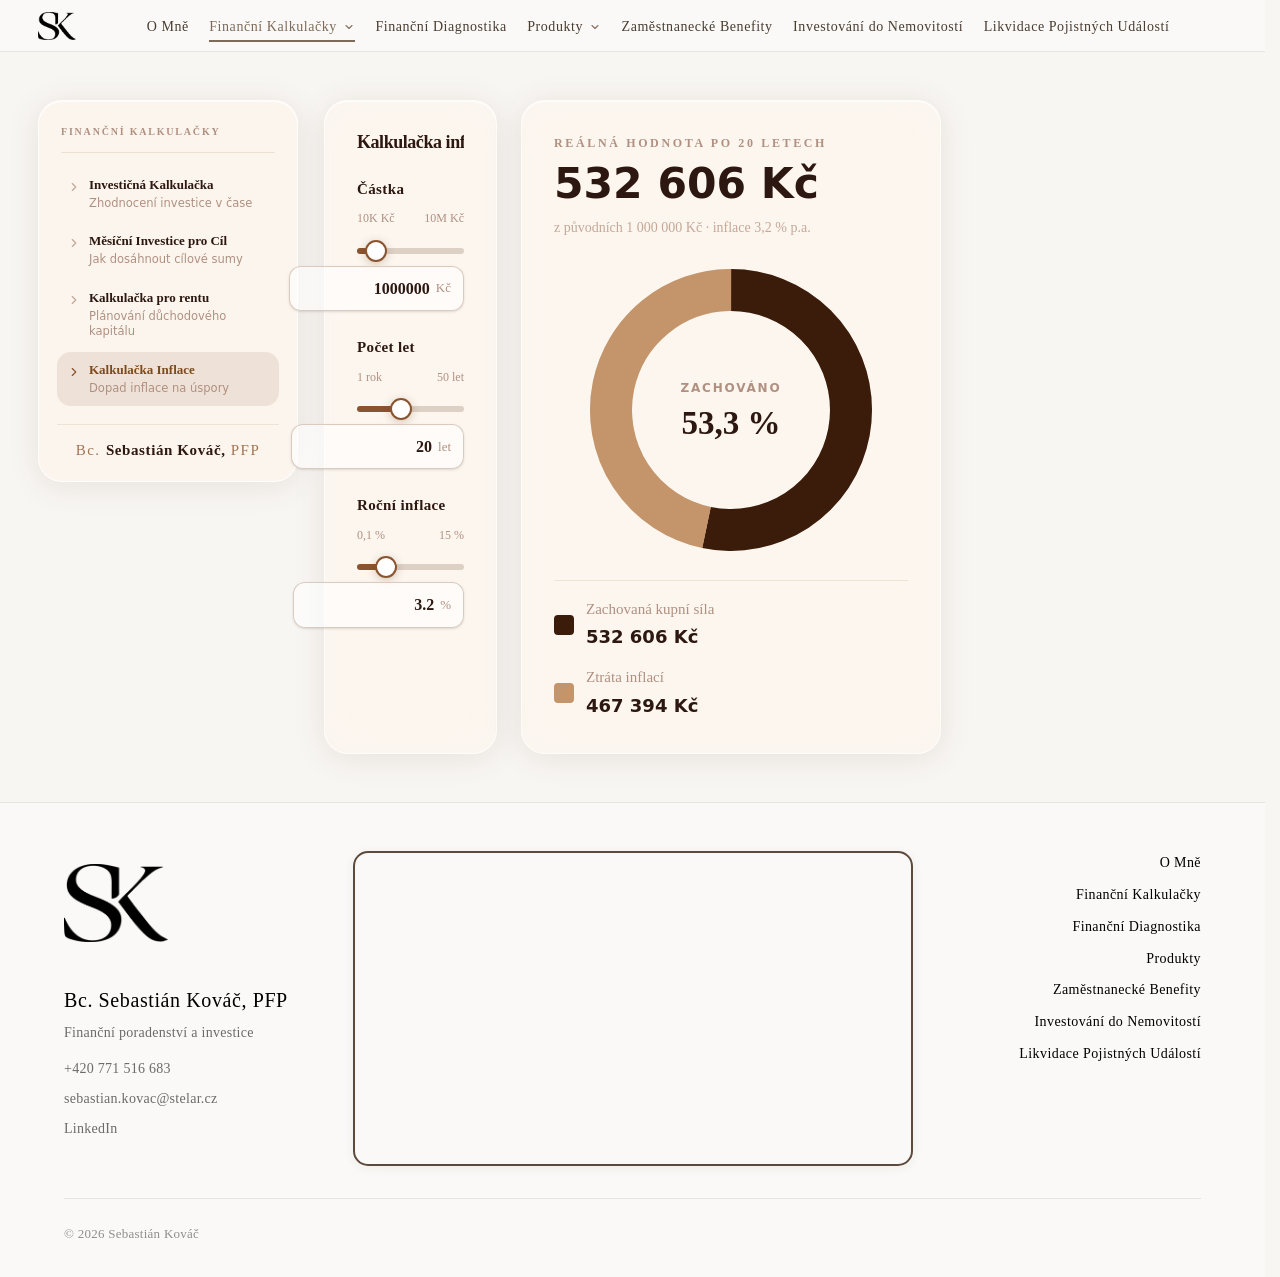
<file: financne-kalkulacky/kalkulacka-inflace/index.html>
<!DOCTYPE html><html lang="cs"> <head><meta charset="utf-8"><meta name="viewport" content="width=device-width, initial-scale=1"><title>Kalkulačka inflace | Bc. Sebastián Kováč</title><meta name="description" content="Spočítejte si, jak inflace ovlivní hodnotu vašich úspor v čase. Bezplatná online kalkulačka inflace."><link rel="canonical" href="https://kovacsebastian.com/financne-kalkulacky/kalkulacka-inflace"><!-- Open Graph --><meta property="og:type" content="website"><meta property="og:site_name" content="Bc. Sebastián Kováč"><meta property="og:title" content="Kalkulačka inflace | Bc. Sebastián Kováč"><meta property="og:description" content="Spočítejte si, jak inflace ovlivní hodnotu vašich úspor v čase. Bezplatná online kalkulačka inflace."><meta property="og:url" content="https://kovacsebastian.com/financne-kalkulacky/kalkulacka-inflace"><meta property="og:image" content="https://kovacsebastian.com/omne.png"><meta property="og:locale" content="cs_CZ"><!-- Twitter --><meta name="twitter:card" content="summary_large_image"><meta name="twitter:title" content="Kalkulačka inflace | Bc. Sebastián Kováč"><meta name="twitter:description" content="Spočítejte si, jak inflace ovlivní hodnotu vašich úspor v čase. Bezplatná online kalkulačka inflace."><meta name="twitter:image" content="https://kovacsebastian.com/omne.png"><link rel="icon" href="/favicon.ico" sizes="any"><link rel="icon" type="image/svg+xml" href="/favicon.svg"><link rel="icon" type="image/png" sizes="96x96" href="/favicon-96x96.png"><link rel="apple-touch-icon" href="/apple-touch-icon.png"><link rel="manifest" href="/site.webmanifest"><script type="application/ld+json">{"@context":"https://schema.org","@type":"FinancialService","name":"Bc. Sebastián Kováč","description":"Finanční poradce v Brně — investice, penzijní spoření, úvěry, pojištění a dlouhodobá finanční strategie. Osobní přístup a transparentní poradenství po celém Česku.","url":"https://kovacsebastian.com/","image":"https://kovacsebastian.com/omne.png","email":"sebastian.kovac@stelar.cz","telephone":"+420771516683","areaServed":"CZ","address":{"@type":"PostalAddress","streetAddress":"Pražákova 1008/69","addressLocality":"Brno","postalCode":"639 00","addressCountry":"CZ"}}</script><!-- Google tag (gtag.js) --><script async src="https://www.googletagmanager.com/gtag/js?id=G-MT7EY1N8GN"></script><script>
      window.dataLayer = window.dataLayer || [];
      function gtag(){dataLayer.push(arguments);}
      gtag('js', new Date());
      gtag('config', 'G-MT7EY1N8GN');
    </script><link rel="stylesheet" href="/_astro/BaseLayout.DxZyio2D.css">
<style>.calc-sidebar[data-astro-cid-woxkfrhk]{width:260px;flex-shrink:0;align-self:flex-start}.sidebar-card[data-astro-cid-woxkfrhk]{background:#fcf5edd9;backdrop-filter:blur(20px) saturate(1.4);-webkit-backdrop-filter:blur(20px) saturate(1.4);border:1px solid rgba(255,255,255,.7);box-shadow:0 4px 32px #50280a1a,inset 0 1px #fffc;border-radius:24px;padding:22px 18px;display:flex;flex-direction:column;gap:0;container-type:inline-size}.sidebar-heading[data-astro-cid-woxkfrhk]{font-family:Times New Roman,Times,serif;font-size:10px;font-weight:700;letter-spacing:.18em;text-transform:uppercase;color:#b09080;margin:0 4px 14px;padding-bottom:12px;border-bottom:1px solid rgba(224,207,192,.55)}.sidebar-nav[data-astro-cid-woxkfrhk]{display:flex;flex-direction:column;gap:2px}.sidebar-link[data-astro-cid-woxkfrhk]{display:flex;align-items:flex-start;gap:8px;padding:10px;border-radius:14px;text-decoration:none;transition:background .2s ease,transform .15s ease;color:inherit}.sidebar-link[data-astro-cid-woxkfrhk]:hover{background:#8b543012;transform:translate(2px)}.sidebar-link--active[data-astro-cid-woxkfrhk]{background:#8b54301f}.sidebar-link--active[data-astro-cid-woxkfrhk]:hover{background:#8b543029}.sidebar-arrow[data-astro-cid-woxkfrhk]{flex-shrink:0;margin-top:3px;color:#c4a898;transition:color .2s ease}.sidebar-link--active[data-astro-cid-woxkfrhk] .sidebar-arrow[data-astro-cid-woxkfrhk],.sidebar-link[data-astro-cid-woxkfrhk]:hover .sidebar-arrow[data-astro-cid-woxkfrhk]{color:#8b5430}.sidebar-text[data-astro-cid-woxkfrhk]{display:flex;flex-direction:column;gap:2px;min-width:0}.sidebar-label[data-astro-cid-woxkfrhk]{font-family:Times New Roman,Times,serif;font-size:clamp(13px,5cqi,14.5px);font-weight:600;color:#2c1810;line-height:1.3;white-space:nowrap;overflow:hidden;text-overflow:ellipsis}.sidebar-link--active[data-astro-cid-woxkfrhk] .sidebar-label[data-astro-cid-woxkfrhk]{color:#7d4a1e}.sidebar-desc[data-astro-cid-woxkfrhk]{font-size:11.5px;color:#b09080;line-height:1.35;font-family:system-ui,sans-serif}.sidebar-footer[data-astro-cid-woxkfrhk]{margin-top:18px;padding-top:16px;border-top:1px solid rgba(224,207,192,.5);display:flex;justify-content:center}.sidebar-profile-link[data-astro-cid-woxkfrhk]{display:flex;flex-direction:row;align-items:baseline;gap:0;text-decoration:none;transition:opacity .2s ease}.sidebar-profile-link[data-astro-cid-woxkfrhk]:hover{opacity:.72}.profile-name[data-astro-cid-woxkfrhk]{font-family:Times New Roman,Times,serif;font-size:15px;font-weight:700;color:#2c1810;letter-spacing:.04em;line-height:1.2}.profile-pfp[data-astro-cid-woxkfrhk]{font-family:Times New Roman,Times,serif;font-weight:400;letter-spacing:.1em;color:#8b5430;opacity:.8}@media(max-width:1024px){.calc-sidebar[data-astro-cid-woxkfrhk]{width:100%}}@media(max-width:720px){.sidebar-card[data-astro-cid-woxkfrhk]{padding:18px 14px;border-radius:20px}.sidebar-heading[data-astro-cid-woxkfrhk]{margin-inline:2px;margin-bottom:12px;padding-bottom:10px}.sidebar-nav[data-astro-cid-woxkfrhk]{display:grid;grid-template-columns:repeat(auto-fit,minmax(240px,1fr));gap:8px}.sidebar-link[data-astro-cid-woxkfrhk]{min-height:100%;padding:12px;border-radius:16px;gap:10px}.sidebar-arrow[data-astro-cid-woxkfrhk]{margin-top:1px}.sidebar-desc[data-astro-cid-woxkfrhk]{font-size:11px}}@media(max-width:520px){.sidebar-nav[data-astro-cid-woxkfrhk]{grid-template-columns:1fr}.sidebar-link[data-astro-cid-woxkfrhk]{padding:12px 10px}.sidebar-footer[data-astro-cid-woxkfrhk]{margin-top:14px;padding-top:14px}.profile-name[data-astro-cid-woxkfrhk]{font-size:14px}}
.calc-page[data-astro-cid-yxjsitau]{display:flex;gap:clamp(16px,2vw,28px);max-width:1560px;margin:0 auto;padding:clamp(24px,4vw,48px) clamp(16px,3vw,40px);align-items:flex-start;box-sizing:border-box}.calc-main[data-astro-cid-yxjsitau]{flex:1;min-width:0}@media(min-width:1025px){.calc-page[data-astro-cid-yxjsitau]:after{content:"";width:260px;flex-shrink:0}}@media(max-width:1024px){.calc-page[data-astro-cid-yxjsitau]{flex-direction:column}.calc-main[data-astro-cid-yxjsitau]{width:100%}}@media(max-width:640px){.calc-page[data-astro-cid-yxjsitau]{gap:14px;padding:16px 12px 28px}}
</style></head> <body> <nav class="nav-embed" data-astro-cid-dmqpwcec> <a href="/" class="nav-logo" aria-label="Sebastián Kováč — Domů" data-astro-cid-dmqpwcec> <img src="/transpfavicon.png" alt="Sebastián Kováč" data-astro-cid-dmqpwcec> </a> <div class="nav-inner" data-astro-cid-dmqpwcec> <ul class="nav-links" data-astro-cid-dmqpwcec> <li data-astro-cid-dmqpwcec><a href="/" class="nav-link" data-astro-cid-dmqpwcec>O Mně</a></li> <li class="nav-dropdown-wrap" data-astro-cid-dmqpwcec> <button type="button" class="nav-link nav-trigger active" aria-haspopup="true" data-astro-cid-dmqpwcec> <span class="trigger-label" data-astro-cid-dmqpwcec>Finanční Kalkulačky</span> <span class="caret-wrap" aria-hidden="true" data-astro-cid-dmqpwcec> <svg class="caret" width="12" height="12" viewBox="0 0 24 24" fill="none" data-astro-cid-dmqpwcec> <path d="M6 9l6 6 6-6" stroke="currentColor" stroke-width="2.25" stroke-linecap="round" stroke-linejoin="round" data-astro-cid-dmqpwcec></path> </svg> </span> </button> <div class="nav-dropdown" data-astro-cid-dmqpwcec> <a href="/financne-kalkulacky/investicna-kalkulacka" class="nav-dropdown-link" data-astro-cid-dmqpwcec>Kalkulačka Investic</a> <a href="/financne-kalkulacky/kolik-investovat-mesicne" class="nav-dropdown-link" data-astro-cid-dmqpwcec>Měsíční Investice pro Cíl</a> <a href="/financne-kalkulacky/kalkulacka-pro-rentu" class="nav-dropdown-link" data-astro-cid-dmqpwcec>Renta</a> <a href="/financne-kalkulacky/kalkulacka-inflace" class="nav-dropdown-link" data-astro-cid-dmqpwcec>Kalkulačka Inflace</a> </div> </li> <li data-astro-cid-dmqpwcec><a href="/financni-diagnostika" class="nav-link" data-astro-cid-dmqpwcec>Finanční Diagnostika</a></li> <li class="nav-dropdown-wrap" data-astro-cid-dmqpwcec> <button type="button" class="nav-link nav-trigger" aria-haspopup="true" data-astro-cid-dmqpwcec> <span class="trigger-label" data-astro-cid-dmqpwcec>Produkty</span> <span class="caret-wrap" aria-hidden="true" data-astro-cid-dmqpwcec> <svg class="caret" width="12" height="12" viewBox="0 0 24 24" fill="none" data-astro-cid-dmqpwcec> <path d="M6 9l6 6 6-6" stroke="currentColor" stroke-width="2.25" stroke-linecap="round" stroke-linejoin="round" data-astro-cid-dmqpwcec></path> </svg> </span> </button> <div class="nav-dropdown" data-astro-cid-dmqpwcec> <a href="/produkty/investice" class="nav-dropdown-link" data-astro-cid-dmqpwcec>Investice</a> <a href="/produkty/penzijni-sporeni" class="nav-dropdown-link" data-astro-cid-dmqpwcec>Penzijní Spoření</a> <a href="/produkty/uvery" class="nav-dropdown-link" data-astro-cid-dmqpwcec>Úvěry</a> <a href="/produkty/pojisteni" class="nav-dropdown-link" data-astro-cid-dmqpwcec>Pojištění</a> </div> </li> <li data-astro-cid-dmqpwcec><a href="/zamestnanecke-benefity" class="nav-link" data-astro-cid-dmqpwcec>Zaměstnanecké Benefity</a></li> <li data-astro-cid-dmqpwcec><a href="/investovani-do-nemovitosti" class="nav-link" data-astro-cid-dmqpwcec>Investování do Nemovitostí</a></li> <li data-astro-cid-dmqpwcec><a href="/likvidace-pojistnych-udalosti" class="nav-link" data-astro-cid-dmqpwcec>Likvidace Pojistných Událostí</a></li> </ul> </div> <!-- Mobile center name — hidden on desktop --> <span class="nav-mobile-name" aria-hidden="true" data-astro-cid-dmqpwcec>Bc. Sebastián Kováč, PFP</span> <!-- Hamburger — mobile only --> <button class="nav-hamburger" id="navHamburger" aria-label="Otevřít menu" aria-expanded="false" aria-controls="mobOverlay" data-astro-cid-dmqpwcec> <span class="ham-bar" data-astro-cid-dmqpwcec></span> <span class="ham-bar" data-astro-cid-dmqpwcec></span> <span class="ham-bar" data-astro-cid-dmqpwcec></span> </button> </nav> <!-- ─── Mobile full-screen overlay ─── --> <div class="mob-overlay" id="mobOverlay" aria-hidden="true" role="dialog" aria-modal="true" aria-label="Hlavní navigace" data-astro-cid-dmqpwcec> <div class="mob-overlay-inner" data-astro-cid-dmqpwcec> <div class="mob-overlay-head" data-astro-cid-dmqpwcec> <a href="/" class="mob-logo" aria-label="Sebastián Kováč — Domů" data-astro-cid-dmqpwcec> <img src="/transpfavicon.png" alt="Sebastián Kováč" data-astro-cid-dmqpwcec> </a> <button class="mob-close" id="mobClose" aria-label="Zavřít menu" data-astro-cid-dmqpwcec> <svg width="20" height="20" viewBox="0 0 24 24" fill="none" data-astro-cid-dmqpwcec> <path d="M18 6L6 18M6 6l12 12" stroke="currentColor" stroke-width="2.2" stroke-linecap="round" data-astro-cid-dmqpwcec></path> </svg> </button> </div> <nav class="mob-nav" data-astro-cid-dmqpwcec> <ul class="mob-list" data-astro-cid-dmqpwcec> <li class="mob-item" style="--i:0" data-astro-cid-dmqpwcec> <a href="/" class="mob-link" data-astro-cid-dmqpwcec>O Mně</a> </li> <li class="mob-item mob-has-sub" style="--i:1" data-astro-cid-dmqpwcec> <button class="mob-link mob-trigger active" aria-expanded="true" data-astro-cid-dmqpwcec> <span data-astro-cid-dmqpwcec>Finanční Kalkulačky</span> <svg class="mob-caret" width="16" height="16" viewBox="0 0 24 24" fill="none" data-astro-cid-dmqpwcec> <path d="M6 9l6 6 6-6" stroke="currentColor" stroke-width="2" stroke-linecap="round" stroke-linejoin="round" data-astro-cid-dmqpwcec></path> </svg> </button> <div class="mob-sub open" data-astro-cid-dmqpwcec> <ul data-astro-cid-dmqpwcec> <li data-astro-cid-dmqpwcec><a href="/financne-kalkulacky/investicna-kalkulacka" class="mob-sub-link" data-astro-cid-dmqpwcec>Kalkulačka Investic</a></li> <li data-astro-cid-dmqpwcec><a href="/financne-kalkulacky/kolik-investovat-mesicne" class="mob-sub-link" data-astro-cid-dmqpwcec>Měsíční Investice pro Cíl</a></li> <li data-astro-cid-dmqpwcec><a href="/financne-kalkulacky/kalkulacka-pro-rentu" class="mob-sub-link" data-astro-cid-dmqpwcec>Renta</a></li> <li data-astro-cid-dmqpwcec><a href="/financne-kalkulacky/kalkulacka-inflace" class="mob-sub-link" data-astro-cid-dmqpwcec>Kalkulačka Inflace</a></li> </ul> </div> </li> <li class="mob-item" style="--i:2" data-astro-cid-dmqpwcec> <a href="/financni-diagnostika" class="mob-link" data-astro-cid-dmqpwcec>Finanční Diagnostika</a> </li> <li class="mob-item mob-has-sub" style="--i:3" data-astro-cid-dmqpwcec> <button class="mob-link mob-trigger" aria-expanded="false" data-astro-cid-dmqpwcec> <span data-astro-cid-dmqpwcec>Produkty</span> <svg class="mob-caret" width="16" height="16" viewBox="0 0 24 24" fill="none" data-astro-cid-dmqpwcec> <path d="M6 9l6 6 6-6" stroke="currentColor" stroke-width="2" stroke-linecap="round" stroke-linejoin="round" data-astro-cid-dmqpwcec></path> </svg> </button> <div class="mob-sub" data-astro-cid-dmqpwcec> <ul data-astro-cid-dmqpwcec> <li data-astro-cid-dmqpwcec><a href="/produkty/investice" class="mob-sub-link" data-astro-cid-dmqpwcec>Investice</a></li> <li data-astro-cid-dmqpwcec><a href="/produkty/penzijni-sporeni" class="mob-sub-link" data-astro-cid-dmqpwcec>Penzijní Spoření</a></li> <li data-astro-cid-dmqpwcec><a href="/produkty/uvery" class="mob-sub-link" data-astro-cid-dmqpwcec>Úvěry</a></li> <li data-astro-cid-dmqpwcec><a href="/produkty/pojisteni" class="mob-sub-link" data-astro-cid-dmqpwcec>Pojištění</a></li> </ul> </div> </li> <li class="mob-item" style="--i:4" data-astro-cid-dmqpwcec> <a href="/zamestnanecke-benefity" class="mob-link" data-astro-cid-dmqpwcec>Zaměstnanecké Benefity</a> </li> <li class="mob-item" style="--i:5" data-astro-cid-dmqpwcec> <a href="/investovani-do-nemovitosti" class="mob-link" data-astro-cid-dmqpwcec>Investování do Nemovitostí</a> </li> <li class="mob-item" style="--i:6" data-astro-cid-dmqpwcec> <a href="/likvidace-pojistnych-udalosti" class="mob-link" data-astro-cid-dmqpwcec>Likvidace Pojistných Událostí</a> </li> </ul> </nav> <footer class="mob-footer" data-astro-cid-dmqpwcec> <a href="tel:+420771516683" class="mob-footer-link" data-astro-cid-dmqpwcec>+420 771 516 683</a> <span class="mob-footer-sep" aria-hidden="true" data-astro-cid-dmqpwcec>·</span> <a href="mailto:sebastian.kovac@stelar.cz" class="mob-footer-link" data-astro-cid-dmqpwcec>sebastian.kovac@stelar.cz</a> </footer> </div> </div>  <script type="module">(()=>{const s=document.getElementById("navHamburger"),t=document.getElementById("mobOverlay");if(!s||!t)return;const u='a[href],button:not([disabled]),input,textarea,select,[tabindex]:not([tabindex="-1"])';function a(){return Array.from(t.querySelectorAll(u))}function c(){t.setAttribute("aria-hidden","false"),s.setAttribute("aria-expanded","true"),s.classList.add("open"),document.body.style.overflow="hidden",setTimeout(()=>{a()[0]?.focus()},60)}function o(){t.setAttribute("aria-hidden","true"),s.setAttribute("aria-expanded","false"),s.classList.remove("open"),document.body.style.overflow="",s.focus()}s.addEventListener("click",()=>{t.getAttribute("aria-hidden")==="false"?o():c()}),document.getElementById("mobClose")?.addEventListener("click",o),document.addEventListener("keydown",e=>{if(t.getAttribute("aria-hidden")!=="false")return;if(e.key==="Escape"){o();return}if(e.key!=="Tab")return;const n=a();if(!n.length)return;const r=n[0],i=n[n.length-1];e.shiftKey?document.activeElement===r&&(e.preventDefault(),i.focus()):document.activeElement===i&&(e.preventDefault(),r.focus())}),t.querySelectorAll(".mob-trigger").forEach(e=>{e.addEventListener("click",()=>{const n=e.nextElementSibling;if(!n)return;const r=n.classList.contains("open");t.querySelectorAll(".mob-sub.open").forEach(i=>{i.classList.remove("open"),i.previousElementSibling?.setAttribute("aria-expanded","false")}),r||(n.classList.add("open"),e.setAttribute("aria-expanded","true"))})})})();</script> <main>  <div class="calc-page" data-astro-cid-yxjsitau> <aside class="calc-sidebar" data-astro-cid-woxkfrhk> <div class="sidebar-card" data-astro-cid-woxkfrhk> <p class="sidebar-heading" data-astro-cid-woxkfrhk>Finanční kalkulačky</p> <nav class="sidebar-nav" data-astro-cid-woxkfrhk> <a href="/financne-kalkulacky/investicna-kalkulacka" class="sidebar-link" data-astro-cid-woxkfrhk> <svg class="sidebar-arrow" width="14" height="14" viewBox="0 0 24 24" fill="none" data-astro-cid-woxkfrhk> <path d="M9 18l6-6-6-6" stroke="currentColor" stroke-width="2" stroke-linecap="round" stroke-linejoin="round" data-astro-cid-woxkfrhk></path> </svg> <span class="sidebar-text" data-astro-cid-woxkfrhk> <span class="sidebar-label" data-astro-cid-woxkfrhk>Investičná Kalkulačka</span> <span class="sidebar-desc" data-astro-cid-woxkfrhk>Zhodnocení investice v čase</span> </span> </a><a href="/financne-kalkulacky/kolik-investovat-mesicne" class="sidebar-link" data-astro-cid-woxkfrhk> <svg class="sidebar-arrow" width="14" height="14" viewBox="0 0 24 24" fill="none" data-astro-cid-woxkfrhk> <path d="M9 18l6-6-6-6" stroke="currentColor" stroke-width="2" stroke-linecap="round" stroke-linejoin="round" data-astro-cid-woxkfrhk></path> </svg> <span class="sidebar-text" data-astro-cid-woxkfrhk> <span class="sidebar-label" data-astro-cid-woxkfrhk>Měsíční Investice pro Cíl</span> <span class="sidebar-desc" data-astro-cid-woxkfrhk>Jak dosáhnout cílové sumy</span> </span> </a><a href="/financne-kalkulacky/kalkulacka-pro-rentu" class="sidebar-link" data-astro-cid-woxkfrhk> <svg class="sidebar-arrow" width="14" height="14" viewBox="0 0 24 24" fill="none" data-astro-cid-woxkfrhk> <path d="M9 18l6-6-6-6" stroke="currentColor" stroke-width="2" stroke-linecap="round" stroke-linejoin="round" data-astro-cid-woxkfrhk></path> </svg> <span class="sidebar-text" data-astro-cid-woxkfrhk> <span class="sidebar-label" data-astro-cid-woxkfrhk>Kalkulačka pro rentu</span> <span class="sidebar-desc" data-astro-cid-woxkfrhk>Plánování důchodového kapitálu</span> </span> </a><a href="/financne-kalkulacky/kalkulacka-inflace" class="sidebar-link sidebar-link--active" data-astro-cid-woxkfrhk> <svg class="sidebar-arrow" width="14" height="14" viewBox="0 0 24 24" fill="none" data-astro-cid-woxkfrhk> <path d="M9 18l6-6-6-6" stroke="currentColor" stroke-width="2" stroke-linecap="round" stroke-linejoin="round" data-astro-cid-woxkfrhk></path> </svg> <span class="sidebar-text" data-astro-cid-woxkfrhk> <span class="sidebar-label" data-astro-cid-woxkfrhk>Kalkulačka Inflace</span> <span class="sidebar-desc" data-astro-cid-woxkfrhk>Dopad inflace na úspory</span> </span> </a> </nav> <div class="sidebar-footer" data-astro-cid-woxkfrhk> <a href="/" class="sidebar-profile-link" data-astro-cid-woxkfrhk> <span class="profile-name" data-astro-cid-woxkfrhk><span class="profile-pfp" data-astro-cid-woxkfrhk>Bc. </span>Sebastián Kováč,<span class="profile-pfp" data-astro-cid-woxkfrhk> PFP</span></span> </a> </div> </div> </aside> <div class="calc-main" data-astro-cid-yxjsitau> <style>astro-island,astro-slot,astro-static-slot{display:contents}</style><script>(()=>{var e=async t=>{await(await t())()};(self.Astro||(self.Astro={})).load=e;window.dispatchEvent(new Event("astro:load"));})();</script><script>(()=>{var g=Object.defineProperty;var w=(c,s,d)=>s in c?g(c,s,{enumerable:!0,configurable:!0,writable:!0,value:d}):c[s]=d;var l=(c,s,d)=>w(c,typeof s!="symbol"?s+"":s,d);var E=new Set(["__proto__","constructor","prototype"]);{let c={0:t=>y(t),1:t=>d(t),2:t=>new RegExp(t),3:t=>new Date(t),4:t=>new Map(d(t)),5:t=>new Set(d(t)),6:t=>BigInt(t),7:t=>new URL(t),8:t=>new Uint8Array(t),9:t=>new Uint16Array(t),10:t=>new Uint32Array(t),11:t=>Number.POSITIVE_INFINITY*t},s=t=>{let[p,e]=t;return p in c?c[p](e):void 0},d=t=>t.map(s),y=t=>typeof t!="object"||t===null?t:Object.fromEntries(Object.entries(t).map(([p,e])=>[p,s(e)]));class f extends HTMLElement{constructor(){super(...arguments);l(this,"Component");l(this,"hydrator");l(this,"hydrate",async()=>{var b;if(!this.hydrator||!this.isConnected)return;let e=(b=this.parentElement)==null?void 0:b.closest("astro-island[ssr]");if(e){e.addEventListener("astro:hydrate",this.hydrate,{once:!0});return}let n=this.querySelectorAll("astro-slot"),r={},i=this.querySelectorAll("template[data-astro-template]");for(let o of i){let a=o.closest(this.tagName);a!=null&&a.isSameNode(this)&&(r[o.getAttribute("data-astro-template")||"default"]=o.innerHTML,o.remove())}for(let o of n){let a=o.closest(this.tagName);a!=null&&a.isSameNode(this)&&(r[o.getAttribute("name")||"default"]=o.innerHTML)}let u;try{u=this.hasAttribute("props")?y(JSON.parse(this.getAttribute("props"))):{}}catch(o){let a=this.getAttribute("component-url")||"<unknown>",v=this.getAttribute("component-export");throw v&&(a+=` (export ${v})`),console.error(`[hydrate] Error parsing props for component ${a}`,this.getAttribute("props"),o),o}let h;await this.hydrator(this)(this.Component,u,r,{client:this.getAttribute("client")}),this.removeAttribute("ssr"),this.dispatchEvent(new CustomEvent("astro:hydrate"))});l(this,"unmount",()=>{this.isConnected||this.dispatchEvent(new CustomEvent("astro:unmount"))})}disconnectedCallback(){document.removeEventListener("astro:after-swap",this.unmount),document.addEventListener("astro:after-swap",this.unmount,{once:!0})}connectedCallback(){if(!this.hasAttribute("await-children")||document.readyState==="interactive"||document.readyState==="complete")this.childrenConnectedCallback();else{let e=()=>{document.removeEventListener("DOMContentLoaded",e),n.disconnect(),this.childrenConnectedCallback()},n=new MutationObserver(()=>{var r;((r=this.lastChild)==null?void 0:r.nodeType)===Node.COMMENT_NODE&&this.lastChild.nodeValue==="astro:end"&&(this.lastChild.remove(),e())});n.observe(this,{childList:!0}),document.addEventListener("DOMContentLoaded",e)}}async childrenConnectedCallback(){let e=this.getAttribute("before-hydration-url");e&&await import(e),this.start()}getRetryImportUrl(e){let n=new URL(e,document.baseURI),r=`astro-retry=${Date.now()}`,i=n.hash.replace(/^#/,"");return n.hash=i?`${i}&${r}`:r,n.toString()}async importWithRetry(e){try{return await import(e)}catch(n){return await new Promise(r=>setTimeout(r,1e3)),import(this.getRetryImportUrl(e))}}handleHydrationError(e){let n=this.getAttribute("component-url"),r=new CustomEvent("astro:hydration-error",{cancelable:!0,bubbles:!0,composed:!0,detail:{error:e,componentUrl:n}});this.dispatchEvent(r)&&console.error(`[astro-island] Error hydrating ${n}`,e)}async start(){let e=JSON.parse(this.getAttribute("opts")),n=this.getAttribute("client");if(Astro[n]===void 0){window.addEventListener(`astro:${n}`,()=>this.start(),{once:!0});return}try{await Astro[n](async()=>{let r=this.getAttribute("renderer-url");try{let[i,{default:u}]=await Promise.all([this.importWithRetry(this.getAttribute("component-url")),r?this.importWithRetry(r):Promise.resolve({default:()=>()=>{}})]),h=this.getAttribute("component-export")||"default";if(h.includes(".")){this.Component=i;for(let m of h.split(".")){if(E.has(m)||!this.Component||typeof this.Component!="object"&&typeof this.Component!="function"||!Object.hasOwn(this.Component,m))throw new Error(`Invalid component export path: ${h}`);this.Component=this.Component[m]}}else{if(E.has(h))throw new Error(`Invalid component export path: ${h}`);this.Component=i[h]}return this.hydrator=u,this.hydrate}catch(i){return this.handleHydrationError(i),()=>{}}},e,this)}catch(r){this.handleHydrationError(r)}}attributeChangedCallback(){this.hydrate()}}l(f,"observedAttributes",["props"]),customElements.get("astro-island")||customElements.define("astro-island",f)}})();</script><astro-island uid="zye4o" prefix="r1" component-url="/_astro/InflationCalculator.KlqlQS7-.js" component-export="default" renderer-url="/_astro/client.Cx_LZnym.js" props="{&quot;data-astro-cid-yxjsitau&quot;:[0,true]}" ssr client="load" opts="{&quot;name&quot;:&quot;InflationCalculator&quot;,&quot;value&quot;:true}" await-children><div><div><div class="grid lg:grid-cols-[minmax(0,1fr)_minmax(280px,420px)] gap-6"><div class="rounded-3xl p-5 sm:p-8 space-y-6" style="background:rgba(252,245,237,0.72);backdrop-filter:blur(20px) saturate(1.4);-webkit-backdrop-filter:blur(20px) saturate(1.4);border:1px solid rgba(255,255,255,0.65);box-shadow:0 4px 32px rgba(80,40,10,0.10), inset 0 1px 0 rgba(255,255,255,0.8)"><h1 class="text-[22px] min-[380px]:text-[26px] sm:text-[30px] font-bold text-[#2c1810] tracking-tight whitespace-nowrap" style="font-family:Georgia, &#x27;Times New Roman&#x27;, serif;line-height:1.1">Kalkulačka inflace</h1><div class="space-y-1.5"><p class="text-[15px] font-semibold text-[#2c1810] tracking-wide break-words">Částka</p><div class="flex justify-between text-[12px] text-[#b09080]"><span>10K Kč</span><span>10M Kč</span></div><input type="range" min="10000" max="10000000" step="10000" class="w-full slider" style="background:linear-gradient(to right, #8b5430 9.90990990990991%, #ddd0c4 9.90990990990991%)" aria-label="Částka" value="1000000"/><div class="flex justify-end mt-1"><label class="flex items-center gap-1.5 bg-white/60 border border-[#d4bfae]/80 rounded-xl px-3 py-2 shadow-sm"><input type="number" min="10000" max="10000000" step="1" class="w-24 sm:w-32 text-right text-[16px] font-semibold text-[#2c1810] bg-transparent outline-none tabular-nums" value="1000000"/><span class="text-[13px] text-[#b09080] font-medium">Kč</span></label></div></div><div class="space-y-1.5"><p class="text-[15px] font-semibold text-[#2c1810] tracking-wide break-words">Počet let</p><div class="flex justify-between text-[12px] text-[#b09080]"><span>1 rok</span><span>50 let</span></div><input type="range" min="1" max="50" step="1" class="w-full slider" style="background:linear-gradient(to right, #8b5430 38.775510204081634%, #ddd0c4 38.775510204081634%)" aria-label="Počet let" value="20"/><div class="flex justify-end mt-1"><label class="flex items-center gap-1.5 bg-white/60 border border-[#d4bfae]/80 rounded-xl px-3 py-2 shadow-sm"><input type="number" min="1" max="50" step="1" class="w-24 sm:w-32 text-right text-[16px] font-semibold text-[#2c1810] bg-transparent outline-none tabular-nums" value="20"/><span class="text-[13px] text-[#b09080] font-medium">let</span></label></div></div><div class="space-y-1.5"><p class="text-[15px] font-semibold text-[#2c1810] tracking-wide break-words">Roční inflace</p><div class="flex justify-between text-[12px] text-[#b09080]"><span>0,1 %</span><span>15 %</span></div><input type="range" min="0.1" max="15" step="0.1" class="w-full slider" style="background:linear-gradient(to right, #8b5430 20.80536912751678%, #ddd0c4 20.80536912751678%)" aria-label="Roční inflace" value="3.2"/><div class="flex justify-end mt-1"><label class="flex items-center gap-1.5 bg-white/60 border border-[#d4bfae]/80 rounded-xl px-3 py-2 shadow-sm"><input type="number" min="0.1" max="15" step="0.1" class="w-24 sm:w-32 text-right text-[16px] font-semibold text-[#2c1810] bg-transparent outline-none tabular-nums" value="3.2"/><span class="text-[13px] text-[#b09080] font-medium">%</span></label></div></div></div><div class="rounded-3xl p-5 sm:p-8 flex min-w-0 flex-col items-center gap-5 [container-type:inline-size]" style="background:rgba(252,245,237,0.72);backdrop-filter:blur(20px) saturate(1.4);-webkit-backdrop-filter:blur(20px) saturate(1.4);border:1px solid rgba(255,255,255,0.65);box-shadow:0 4px 32px rgba(80,40,10,0.10), inset 0 1px 0 rgba(255,255,255,0.8)"><div class="w-full min-w-0"><p class="text-[12px] uppercase tracking-[0.22em] text-[#b09080] font-bold mb-2">Reálná hodnota po <!-- -->20<!-- --> <!-- -->letech</p><p class="max-w-full overflow-hidden whitespace-nowrap text-[clamp(28px,12cqi,52px)] font-bold text-[#2c1810] tabular-nums" style="font-family:ui-sans-serif,system-ui,-apple-system,BlinkMacSystemFont,&#x27;Segoe UI&#x27;,Arial,sans-serif;line-height:1.1">532 606 Kč</p><p class="max-w-full text-[14px] text-[#c4a898] mt-2 break-words">z původních <!-- -->1 000 000 Kč<!-- --> · inflace <!-- -->3,2<!-- --> % p.a.</p></div><svg viewBox="0 0 200 200" class="w-full max-w-[300px]"><circle cx="100" cy="100" r="80" fill="none" stroke="#ecddd0" stroke-width="28"></circle><circle cx="100" cy="100" r="80" fill="none" stroke="#3b1c0a" stroke-width="28" stroke-dasharray="267.71697522640363 502.6548245743669" stroke-linecap="butt" style="transform:rotate(-90deg);transform-origin:100px 100px"></circle><circle cx="100" cy="100" r="80" fill="none" stroke="#c4956a" stroke-width="28" stroke-dasharray="234.93784934796327 502.6548245743669" stroke-linecap="butt" style="transform:rotate(101.73815980601682deg);transform-origin:100px 100px"></circle><text x="100" y="88" text-anchor="middle" font-size="8" fill="#b09080" letter-spacing="1.2" font-family="system-ui,sans-serif" font-weight="700">ZACHOVÁNO</text><text x="100" y="116" text-anchor="middle" font-size="22" fill="#2c1810" font-weight="700" font-family="Georgia,serif">53,3<!-- --> %</text></svg><div class="w-full space-y-3 border-t border-[#e0cfc0]/50 pt-4"><div class="flex items-center gap-3"><span class="w-5 h-5 rounded-[4px] flex-shrink-0" style="background:#3b1c0a"></span><div class="min-w-0"><p class="text-[15px] text-[#b09080]">Zachovaná kupní síla</p><p class="max-w-full overflow-hidden whitespace-nowrap text-[clamp(15px,5.2cqi,18px)] font-bold text-[#2c1810] tabular-nums" style="font-family:ui-sans-serif,system-ui,-apple-system,BlinkMacSystemFont,&#x27;Segoe UI&#x27;,Arial,sans-serif">532 606 Kč</p></div></div><div class="flex items-center gap-3"><span class="w-5 h-5 rounded-[4px] flex-shrink-0" style="background:#c4956a"></span><div class="min-w-0"><p class="text-[15px] text-[#b09080]">Ztráta inflací</p><p class="max-w-full overflow-hidden whitespace-nowrap text-[clamp(15px,5.2cqi,18px)] font-bold text-[#2c1810] tabular-nums" style="font-family:ui-sans-serif,system-ui,-apple-system,BlinkMacSystemFont,&#x27;Segoe UI&#x27;,Arial,sans-serif">467 394 Kč</p></div></div></div></div></div></div><style>
        .rounded-3xl { container-type: inline-size; }
        .rounded-3xl h1 {
          overflow: hidden;
          white-space: nowrap;
          font-size: clamp(18px, 6cqi, 30px);
          line-height: 1.1;
        }
        .slider { -webkit-appearance: none; appearance: none; height: 6px; border-radius: 99px;
          outline: none; cursor: pointer; }
        .slider:focus-visible { outline: 2px solid #8b5430; outline-offset: 3px; border-radius: 99px; }
        .slider::-webkit-slider-thumb { -webkit-appearance: none; width: 22px; height: 22px;
          border-radius: 50%; background: #fff; border: 2.5px solid #8b5430;
          box-shadow: 0 2px 8px rgba(100,50,10,0.25); cursor: grab; transition: transform 0.15s; }
        .slider::-webkit-slider-thumb:active { cursor: grabbing; transform: scale(1.15); }
        .slider::-moz-range-thumb { width: 22px; height: 22px; border-radius: 50%; background: #fff;
          border: 2.5px solid #8b5430; box-shadow: 0 2px 8px rgba(100,50,10,0.25); cursor: grab; }
        input[type=number]::-webkit-inner-spin-button, input[type=number]::-webkit-outer-spin-button { -webkit-appearance: none; margin: 0; }
        input[type=number] { -moz-appearance: textfield; }
      </style></div><!--astro:end--></astro-island> </div> </div>  </main> <footer class="footer-embed" data-astro-cid-sz7xmlte> <div class="footer-inner" data-astro-cid-sz7xmlte> <div class="footer-row" data-astro-cid-sz7xmlte> <div class="footer-main" data-astro-cid-sz7xmlte> <a href="/" class="footer-logo-link" aria-label="Domů" data-astro-cid-sz7xmlte> <img src="/transpfavicon.png" alt="Sebastián Kováč" class="footer-logo" data-astro-cid-sz7xmlte> </a> <div class="footer-name" data-astro-cid-sz7xmlte>Bc. Sebastián Kováč, PFP</div> <div class="footer-tagline" data-astro-cid-sz7xmlte>Finanční poradenství a investice</div> <div class="footer-contact" data-astro-cid-sz7xmlte> <a href="tel:+420771516683" class="footer-contact-link" data-astro-cid-sz7xmlte>+420 771 516 683</a> <a href="mailto:sebastian.kovac@stelar.cz" class="footer-contact-link" data-astro-cid-sz7xmlte>sebastian.kovac@stelar.cz</a> <a href="https://www.linkedin.com/in/sebasti%C3%A1n-kov%C3%A1%C4%8D-pfp" class="footer-contact-link" target="_blank" rel="noopener noreferrer" data-astro-cid-sz7xmlte>LinkedIn</a> </div> </div> <div class="footer-map-wrap" data-astro-cid-sz7xmlte> <iframe src="https://www.google.com/maps/embed?pb=!1m18!1m12!1m3!1d652.0728525897156!2d16.605030069661147!3d49.17605667494077!2m3!1f0!2f0!3f0!3m2!1i1024!2i768!4f13.1!3m3!1m2!1s0x47129507feac52ad%3A0x5b858fd3dbffa63!2sPra%C5%BE%C3%A1kova%201008%2F69%2C%20639%2000%20Brno-jih%2C%20Czechia!5e0!3m2!1sen!2ses!4v1772108890025!5m2!1sen!2ses" width="600" height="450" allowfullscreen="" loading="lazy" referrerpolicy="no-referrer-when-downgrade" title="Mapa - Pražákova 1008/69, Brno" data-astro-cid-sz7xmlte></iframe> </div> <nav class="footer-links" data-astro-cid-sz7xmlte> <a href="/" class="footer-link" data-astro-cid-sz7xmlte>O Mně</a> <a href="/financne-kalkulacky/investicna-kalkulacka" class="footer-link" data-astro-cid-sz7xmlte>Finanční Kalkulačky</a> <a href="/financni-diagnostika" class="footer-link" data-astro-cid-sz7xmlte>Finanční Diagnostika</a> <a href="/produkty/investice" class="footer-link" data-astro-cid-sz7xmlte>Produkty</a> <a href="/zamestnanecke-benefity" class="footer-link" data-astro-cid-sz7xmlte>Zaměstnanecké Benefity</a> <a href="/investovani-do-nemovitosti" class="footer-link" data-astro-cid-sz7xmlte>Investování do Nemovitostí</a> <a href="/likvidace-pojistnych-udalosti" class="footer-link" data-astro-cid-sz7xmlte>Likvidace Pojistných Událostí</a> </nav> </div> <div class="footer-bottom" data-astro-cid-sz7xmlte> <div class="footer-copy" data-astro-cid-sz7xmlte>© <span id="footer-year" data-astro-cid-sz7xmlte></span> Sebastián Kováč</div> </div> </div> </footer> <script type="module">(function(){var e=document.getElementById("footer-year");e&&(e.textContent=String(new Date().getFullYear()))})();</script> </body></html>
</file>
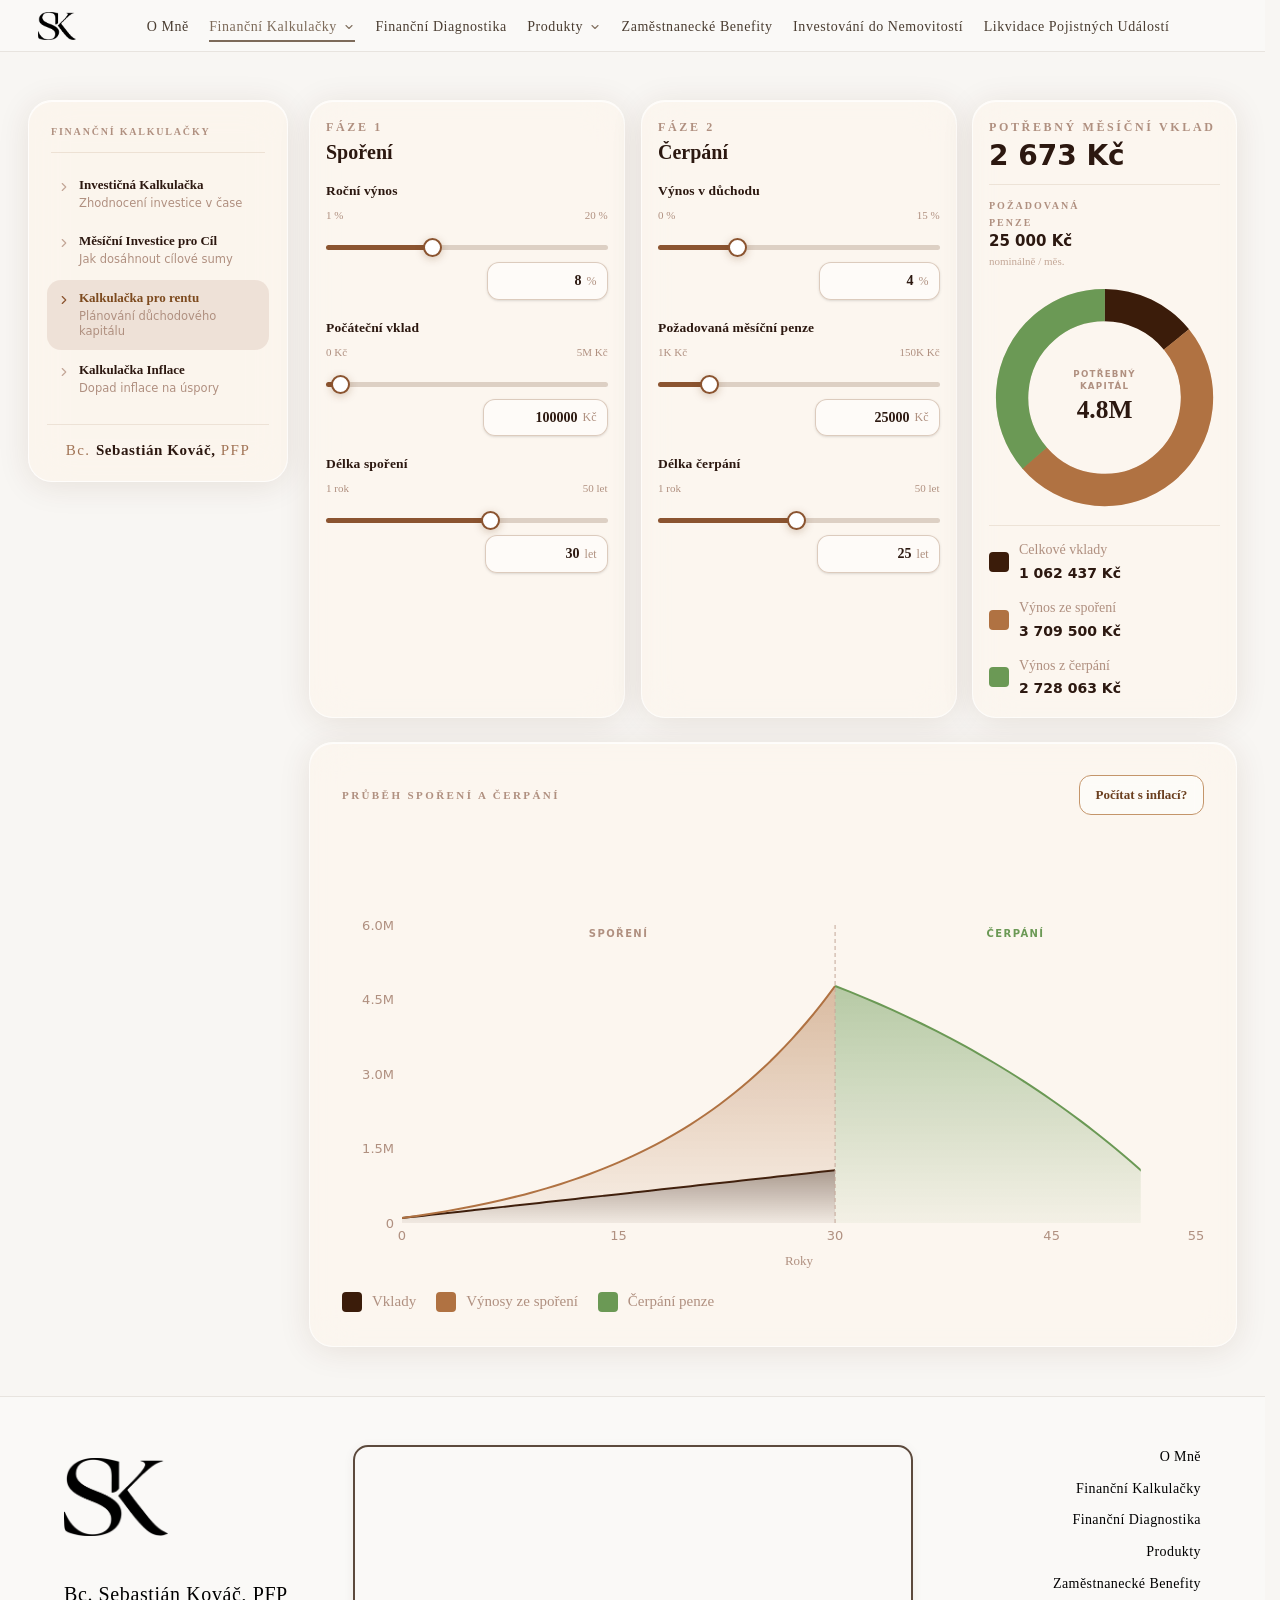
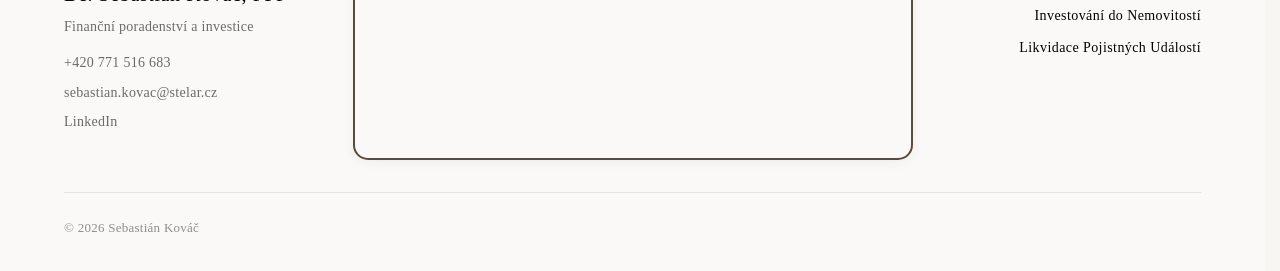
<file: financne-kalkulacky/kalkulacka-pro-rentu/index.html>
<!DOCTYPE html><html lang="cs"> <head><meta charset="utf-8"><meta name="viewport" content="width=device-width, initial-scale=1"><title>Kalkulačka penze | Bc. Sebastián Kováč</title><meta name="description" content="Spočítejte si, jakou rentu vám zajistí naspořený kapitál a jak dlouho vydrží. Bezplatná kalkulačka penze a renty."><link rel="canonical" href="https://kovacsebastian.com/financne-kalkulacky/kalkulacka-pro-rentu"><!-- Open Graph --><meta property="og:type" content="website"><meta property="og:site_name" content="Bc. Sebastián Kováč"><meta property="og:title" content="Kalkulačka penze | Bc. Sebastián Kováč"><meta property="og:description" content="Spočítejte si, jakou rentu vám zajistí naspořený kapitál a jak dlouho vydrží. Bezplatná kalkulačka penze a renty."><meta property="og:url" content="https://kovacsebastian.com/financne-kalkulacky/kalkulacka-pro-rentu"><meta property="og:image" content="https://kovacsebastian.com/omne.png"><meta property="og:locale" content="cs_CZ"><!-- Twitter --><meta name="twitter:card" content="summary_large_image"><meta name="twitter:title" content="Kalkulačka penze | Bc. Sebastián Kováč"><meta name="twitter:description" content="Spočítejte si, jakou rentu vám zajistí naspořený kapitál a jak dlouho vydrží. Bezplatná kalkulačka penze a renty."><meta name="twitter:image" content="https://kovacsebastian.com/omne.png"><link rel="icon" href="/favicon.ico" sizes="any"><link rel="icon" type="image/svg+xml" href="/favicon.svg"><link rel="icon" type="image/png" sizes="96x96" href="/favicon-96x96.png"><link rel="apple-touch-icon" href="/apple-touch-icon.png"><link rel="manifest" href="/site.webmanifest"><script type="application/ld+json">{"@context":"https://schema.org","@type":"FinancialService","name":"Bc. Sebastián Kováč","description":"Finanční poradce v Brně — investice, penzijní spoření, úvěry, pojištění a dlouhodobá finanční strategie. Osobní přístup a transparentní poradenství po celém Česku.","url":"https://kovacsebastian.com/","image":"https://kovacsebastian.com/omne.png","email":"sebastian.kovac@stelar.cz","telephone":"+420771516683","areaServed":"CZ","address":{"@type":"PostalAddress","streetAddress":"Pražákova 1008/69","addressLocality":"Brno","postalCode":"639 00","addressCountry":"CZ"}}</script><!-- Google tag (gtag.js) --><script async src="https://www.googletagmanager.com/gtag/js?id=G-MT7EY1N8GN"></script><script>
      window.dataLayer = window.dataLayer || [];
      function gtag(){dataLayer.push(arguments);}
      gtag('js', new Date());
      gtag('config', 'G-MT7EY1N8GN');
    </script><link rel="stylesheet" href="/_astro/BaseLayout.DxZyio2D.css">
<style>.calc-sidebar[data-astro-cid-woxkfrhk]{width:260px;flex-shrink:0;align-self:flex-start}.sidebar-card[data-astro-cid-woxkfrhk]{background:#fcf5edd9;backdrop-filter:blur(20px) saturate(1.4);-webkit-backdrop-filter:blur(20px) saturate(1.4);border:1px solid rgba(255,255,255,.7);box-shadow:0 4px 32px #50280a1a,inset 0 1px #fffc;border-radius:24px;padding:22px 18px;display:flex;flex-direction:column;gap:0;container-type:inline-size}.sidebar-heading[data-astro-cid-woxkfrhk]{font-family:Times New Roman,Times,serif;font-size:10px;font-weight:700;letter-spacing:.18em;text-transform:uppercase;color:#b09080;margin:0 4px 14px;padding-bottom:12px;border-bottom:1px solid rgba(224,207,192,.55)}.sidebar-nav[data-astro-cid-woxkfrhk]{display:flex;flex-direction:column;gap:2px}.sidebar-link[data-astro-cid-woxkfrhk]{display:flex;align-items:flex-start;gap:8px;padding:10px;border-radius:14px;text-decoration:none;transition:background .2s ease,transform .15s ease;color:inherit}.sidebar-link[data-astro-cid-woxkfrhk]:hover{background:#8b543012;transform:translate(2px)}.sidebar-link--active[data-astro-cid-woxkfrhk]{background:#8b54301f}.sidebar-link--active[data-astro-cid-woxkfrhk]:hover{background:#8b543029}.sidebar-arrow[data-astro-cid-woxkfrhk]{flex-shrink:0;margin-top:3px;color:#c4a898;transition:color .2s ease}.sidebar-link--active[data-astro-cid-woxkfrhk] .sidebar-arrow[data-astro-cid-woxkfrhk],.sidebar-link[data-astro-cid-woxkfrhk]:hover .sidebar-arrow[data-astro-cid-woxkfrhk]{color:#8b5430}.sidebar-text[data-astro-cid-woxkfrhk]{display:flex;flex-direction:column;gap:2px;min-width:0}.sidebar-label[data-astro-cid-woxkfrhk]{font-family:Times New Roman,Times,serif;font-size:clamp(13px,5cqi,14.5px);font-weight:600;color:#2c1810;line-height:1.3;white-space:nowrap;overflow:hidden;text-overflow:ellipsis}.sidebar-link--active[data-astro-cid-woxkfrhk] .sidebar-label[data-astro-cid-woxkfrhk]{color:#7d4a1e}.sidebar-desc[data-astro-cid-woxkfrhk]{font-size:11.5px;color:#b09080;line-height:1.35;font-family:system-ui,sans-serif}.sidebar-footer[data-astro-cid-woxkfrhk]{margin-top:18px;padding-top:16px;border-top:1px solid rgba(224,207,192,.5);display:flex;justify-content:center}.sidebar-profile-link[data-astro-cid-woxkfrhk]{display:flex;flex-direction:row;align-items:baseline;gap:0;text-decoration:none;transition:opacity .2s ease}.sidebar-profile-link[data-astro-cid-woxkfrhk]:hover{opacity:.72}.profile-name[data-astro-cid-woxkfrhk]{font-family:Times New Roman,Times,serif;font-size:15px;font-weight:700;color:#2c1810;letter-spacing:.04em;line-height:1.2}.profile-pfp[data-astro-cid-woxkfrhk]{font-family:Times New Roman,Times,serif;font-weight:400;letter-spacing:.1em;color:#8b5430;opacity:.8}@media(max-width:1024px){.calc-sidebar[data-astro-cid-woxkfrhk]{width:100%}}@media(max-width:720px){.sidebar-card[data-astro-cid-woxkfrhk]{padding:18px 14px;border-radius:20px}.sidebar-heading[data-astro-cid-woxkfrhk]{margin-inline:2px;margin-bottom:12px;padding-bottom:10px}.sidebar-nav[data-astro-cid-woxkfrhk]{display:grid;grid-template-columns:repeat(auto-fit,minmax(240px,1fr));gap:8px}.sidebar-link[data-astro-cid-woxkfrhk]{min-height:100%;padding:12px;border-radius:16px;gap:10px}.sidebar-arrow[data-astro-cid-woxkfrhk]{margin-top:1px}.sidebar-desc[data-astro-cid-woxkfrhk]{font-size:11px}}@media(max-width:520px){.sidebar-nav[data-astro-cid-woxkfrhk]{grid-template-columns:1fr}.sidebar-link[data-astro-cid-woxkfrhk]{padding:12px 10px}.sidebar-footer[data-astro-cid-woxkfrhk]{margin-top:14px;padding-top:14px}.profile-name[data-astro-cid-woxkfrhk]{font-size:14px}}
.calc-page[data-astro-cid-x7z7idf3]{display:flex;gap:clamp(14px,1.6vw,24px);max-width:1560px;margin:0 auto;padding:clamp(24px,4vw,48px) clamp(12px,2.2vw,32px);align-items:flex-start;box-sizing:border-box}.calc-main[data-astro-cid-x7z7idf3]{flex:1;min-width:0}@media(min-width:1500px){.calc-page[data-astro-cid-x7z7idf3]:after{content:"";width:260px;flex-shrink:0}}@media(max-width:1179px){.calc-page[data-astro-cid-x7z7idf3]{flex-direction:column}.calc-main[data-astro-cid-x7z7idf3]{width:100%}}@media(max-width:640px){.calc-page[data-astro-cid-x7z7idf3]{gap:14px;padding:16px 12px 28px}}
</style></head> <body> <nav class="nav-embed" data-astro-cid-dmqpwcec> <a href="/" class="nav-logo" aria-label="Sebastián Kováč — Domů" data-astro-cid-dmqpwcec> <img src="/transpfavicon.png" alt="Sebastián Kováč" data-astro-cid-dmqpwcec> </a> <div class="nav-inner" data-astro-cid-dmqpwcec> <ul class="nav-links" data-astro-cid-dmqpwcec> <li data-astro-cid-dmqpwcec><a href="/" class="nav-link" data-astro-cid-dmqpwcec>O Mně</a></li> <li class="nav-dropdown-wrap" data-astro-cid-dmqpwcec> <button type="button" class="nav-link nav-trigger active" aria-haspopup="true" data-astro-cid-dmqpwcec> <span class="trigger-label" data-astro-cid-dmqpwcec>Finanční Kalkulačky</span> <span class="caret-wrap" aria-hidden="true" data-astro-cid-dmqpwcec> <svg class="caret" width="12" height="12" viewBox="0 0 24 24" fill="none" data-astro-cid-dmqpwcec> <path d="M6 9l6 6 6-6" stroke="currentColor" stroke-width="2.25" stroke-linecap="round" stroke-linejoin="round" data-astro-cid-dmqpwcec></path> </svg> </span> </button> <div class="nav-dropdown" data-astro-cid-dmqpwcec> <a href="/financne-kalkulacky/investicna-kalkulacka" class="nav-dropdown-link" data-astro-cid-dmqpwcec>Kalkulačka Investic</a> <a href="/financne-kalkulacky/kolik-investovat-mesicne" class="nav-dropdown-link" data-astro-cid-dmqpwcec>Měsíční Investice pro Cíl</a> <a href="/financne-kalkulacky/kalkulacka-pro-rentu" class="nav-dropdown-link" data-astro-cid-dmqpwcec>Renta</a> <a href="/financne-kalkulacky/kalkulacka-inflace" class="nav-dropdown-link" data-astro-cid-dmqpwcec>Kalkulačka Inflace</a> </div> </li> <li data-astro-cid-dmqpwcec><a href="/financni-diagnostika" class="nav-link" data-astro-cid-dmqpwcec>Finanční Diagnostika</a></li> <li class="nav-dropdown-wrap" data-astro-cid-dmqpwcec> <button type="button" class="nav-link nav-trigger" aria-haspopup="true" data-astro-cid-dmqpwcec> <span class="trigger-label" data-astro-cid-dmqpwcec>Produkty</span> <span class="caret-wrap" aria-hidden="true" data-astro-cid-dmqpwcec> <svg class="caret" width="12" height="12" viewBox="0 0 24 24" fill="none" data-astro-cid-dmqpwcec> <path d="M6 9l6 6 6-6" stroke="currentColor" stroke-width="2.25" stroke-linecap="round" stroke-linejoin="round" data-astro-cid-dmqpwcec></path> </svg> </span> </button> <div class="nav-dropdown" data-astro-cid-dmqpwcec> <a href="/produkty/investice" class="nav-dropdown-link" data-astro-cid-dmqpwcec>Investice</a> <a href="/produkty/penzijni-sporeni" class="nav-dropdown-link" data-astro-cid-dmqpwcec>Penzijní Spoření</a> <a href="/produkty/uvery" class="nav-dropdown-link" data-astro-cid-dmqpwcec>Úvěry</a> <a href="/produkty/pojisteni" class="nav-dropdown-link" data-astro-cid-dmqpwcec>Pojištění</a> </div> </li> <li data-astro-cid-dmqpwcec><a href="/zamestnanecke-benefity" class="nav-link" data-astro-cid-dmqpwcec>Zaměstnanecké Benefity</a></li> <li data-astro-cid-dmqpwcec><a href="/investovani-do-nemovitosti" class="nav-link" data-astro-cid-dmqpwcec>Investování do Nemovitostí</a></li> <li data-astro-cid-dmqpwcec><a href="/likvidace-pojistnych-udalosti" class="nav-link" data-astro-cid-dmqpwcec>Likvidace Pojistných Událostí</a></li> </ul> </div> <!-- Mobile center name — hidden on desktop --> <span class="nav-mobile-name" aria-hidden="true" data-astro-cid-dmqpwcec>Bc. Sebastián Kováč, PFP</span> <!-- Hamburger — mobile only --> <button class="nav-hamburger" id="navHamburger" aria-label="Otevřít menu" aria-expanded="false" aria-controls="mobOverlay" data-astro-cid-dmqpwcec> <span class="ham-bar" data-astro-cid-dmqpwcec></span> <span class="ham-bar" data-astro-cid-dmqpwcec></span> <span class="ham-bar" data-astro-cid-dmqpwcec></span> </button> </nav> <!-- ─── Mobile full-screen overlay ─── --> <div class="mob-overlay" id="mobOverlay" aria-hidden="true" role="dialog" aria-modal="true" aria-label="Hlavní navigace" data-astro-cid-dmqpwcec> <div class="mob-overlay-inner" data-astro-cid-dmqpwcec> <div class="mob-overlay-head" data-astro-cid-dmqpwcec> <a href="/" class="mob-logo" aria-label="Sebastián Kováč — Domů" data-astro-cid-dmqpwcec> <img src="/transpfavicon.png" alt="Sebastián Kováč" data-astro-cid-dmqpwcec> </a> <button class="mob-close" id="mobClose" aria-label="Zavřít menu" data-astro-cid-dmqpwcec> <svg width="20" height="20" viewBox="0 0 24 24" fill="none" data-astro-cid-dmqpwcec> <path d="M18 6L6 18M6 6l12 12" stroke="currentColor" stroke-width="2.2" stroke-linecap="round" data-astro-cid-dmqpwcec></path> </svg> </button> </div> <nav class="mob-nav" data-astro-cid-dmqpwcec> <ul class="mob-list" data-astro-cid-dmqpwcec> <li class="mob-item" style="--i:0" data-astro-cid-dmqpwcec> <a href="/" class="mob-link" data-astro-cid-dmqpwcec>O Mně</a> </li> <li class="mob-item mob-has-sub" style="--i:1" data-astro-cid-dmqpwcec> <button class="mob-link mob-trigger active" aria-expanded="true" data-astro-cid-dmqpwcec> <span data-astro-cid-dmqpwcec>Finanční Kalkulačky</span> <svg class="mob-caret" width="16" height="16" viewBox="0 0 24 24" fill="none" data-astro-cid-dmqpwcec> <path d="M6 9l6 6 6-6" stroke="currentColor" stroke-width="2" stroke-linecap="round" stroke-linejoin="round" data-astro-cid-dmqpwcec></path> </svg> </button> <div class="mob-sub open" data-astro-cid-dmqpwcec> <ul data-astro-cid-dmqpwcec> <li data-astro-cid-dmqpwcec><a href="/financne-kalkulacky/investicna-kalkulacka" class="mob-sub-link" data-astro-cid-dmqpwcec>Kalkulačka Investic</a></li> <li data-astro-cid-dmqpwcec><a href="/financne-kalkulacky/kolik-investovat-mesicne" class="mob-sub-link" data-astro-cid-dmqpwcec>Měsíční Investice pro Cíl</a></li> <li data-astro-cid-dmqpwcec><a href="/financne-kalkulacky/kalkulacka-pro-rentu" class="mob-sub-link" data-astro-cid-dmqpwcec>Renta</a></li> <li data-astro-cid-dmqpwcec><a href="/financne-kalkulacky/kalkulacka-inflace" class="mob-sub-link" data-astro-cid-dmqpwcec>Kalkulačka Inflace</a></li> </ul> </div> </li> <li class="mob-item" style="--i:2" data-astro-cid-dmqpwcec> <a href="/financni-diagnostika" class="mob-link" data-astro-cid-dmqpwcec>Finanční Diagnostika</a> </li> <li class="mob-item mob-has-sub" style="--i:3" data-astro-cid-dmqpwcec> <button class="mob-link mob-trigger" aria-expanded="false" data-astro-cid-dmqpwcec> <span data-astro-cid-dmqpwcec>Produkty</span> <svg class="mob-caret" width="16" height="16" viewBox="0 0 24 24" fill="none" data-astro-cid-dmqpwcec> <path d="M6 9l6 6 6-6" stroke="currentColor" stroke-width="2" stroke-linecap="round" stroke-linejoin="round" data-astro-cid-dmqpwcec></path> </svg> </button> <div class="mob-sub" data-astro-cid-dmqpwcec> <ul data-astro-cid-dmqpwcec> <li data-astro-cid-dmqpwcec><a href="/produkty/investice" class="mob-sub-link" data-astro-cid-dmqpwcec>Investice</a></li> <li data-astro-cid-dmqpwcec><a href="/produkty/penzijni-sporeni" class="mob-sub-link" data-astro-cid-dmqpwcec>Penzijní Spoření</a></li> <li data-astro-cid-dmqpwcec><a href="/produkty/uvery" class="mob-sub-link" data-astro-cid-dmqpwcec>Úvěry</a></li> <li data-astro-cid-dmqpwcec><a href="/produkty/pojisteni" class="mob-sub-link" data-astro-cid-dmqpwcec>Pojištění</a></li> </ul> </div> </li> <li class="mob-item" style="--i:4" data-astro-cid-dmqpwcec> <a href="/zamestnanecke-benefity" class="mob-link" data-astro-cid-dmqpwcec>Zaměstnanecké Benefity</a> </li> <li class="mob-item" style="--i:5" data-astro-cid-dmqpwcec> <a href="/investovani-do-nemovitosti" class="mob-link" data-astro-cid-dmqpwcec>Investování do Nemovitostí</a> </li> <li class="mob-item" style="--i:6" data-astro-cid-dmqpwcec> <a href="/likvidace-pojistnych-udalosti" class="mob-link" data-astro-cid-dmqpwcec>Likvidace Pojistných Událostí</a> </li> </ul> </nav> <footer class="mob-footer" data-astro-cid-dmqpwcec> <a href="tel:+420771516683" class="mob-footer-link" data-astro-cid-dmqpwcec>+420 771 516 683</a> <span class="mob-footer-sep" aria-hidden="true" data-astro-cid-dmqpwcec>·</span> <a href="mailto:sebastian.kovac@stelar.cz" class="mob-footer-link" data-astro-cid-dmqpwcec>sebastian.kovac@stelar.cz</a> </footer> </div> </div>  <script type="module">(()=>{const s=document.getElementById("navHamburger"),t=document.getElementById("mobOverlay");if(!s||!t)return;const u='a[href],button:not([disabled]),input,textarea,select,[tabindex]:not([tabindex="-1"])';function a(){return Array.from(t.querySelectorAll(u))}function c(){t.setAttribute("aria-hidden","false"),s.setAttribute("aria-expanded","true"),s.classList.add("open"),document.body.style.overflow="hidden",setTimeout(()=>{a()[0]?.focus()},60)}function o(){t.setAttribute("aria-hidden","true"),s.setAttribute("aria-expanded","false"),s.classList.remove("open"),document.body.style.overflow="",s.focus()}s.addEventListener("click",()=>{t.getAttribute("aria-hidden")==="false"?o():c()}),document.getElementById("mobClose")?.addEventListener("click",o),document.addEventListener("keydown",e=>{if(t.getAttribute("aria-hidden")!=="false")return;if(e.key==="Escape"){o();return}if(e.key!=="Tab")return;const n=a();if(!n.length)return;const r=n[0],i=n[n.length-1];e.shiftKey?document.activeElement===r&&(e.preventDefault(),i.focus()):document.activeElement===i&&(e.preventDefault(),r.focus())}),t.querySelectorAll(".mob-trigger").forEach(e=>{e.addEventListener("click",()=>{const n=e.nextElementSibling;if(!n)return;const r=n.classList.contains("open");t.querySelectorAll(".mob-sub.open").forEach(i=>{i.classList.remove("open"),i.previousElementSibling?.setAttribute("aria-expanded","false")}),r||(n.classList.add("open"),e.setAttribute("aria-expanded","true"))})})})();</script> <main>  <div class="calc-page" data-astro-cid-x7z7idf3> <aside class="calc-sidebar" data-astro-cid-woxkfrhk> <div class="sidebar-card" data-astro-cid-woxkfrhk> <p class="sidebar-heading" data-astro-cid-woxkfrhk>Finanční kalkulačky</p> <nav class="sidebar-nav" data-astro-cid-woxkfrhk> <a href="/financne-kalkulacky/investicna-kalkulacka" class="sidebar-link" data-astro-cid-woxkfrhk> <svg class="sidebar-arrow" width="14" height="14" viewBox="0 0 24 24" fill="none" data-astro-cid-woxkfrhk> <path d="M9 18l6-6-6-6" stroke="currentColor" stroke-width="2" stroke-linecap="round" stroke-linejoin="round" data-astro-cid-woxkfrhk></path> </svg> <span class="sidebar-text" data-astro-cid-woxkfrhk> <span class="sidebar-label" data-astro-cid-woxkfrhk>Investičná Kalkulačka</span> <span class="sidebar-desc" data-astro-cid-woxkfrhk>Zhodnocení investice v čase</span> </span> </a><a href="/financne-kalkulacky/kolik-investovat-mesicne" class="sidebar-link" data-astro-cid-woxkfrhk> <svg class="sidebar-arrow" width="14" height="14" viewBox="0 0 24 24" fill="none" data-astro-cid-woxkfrhk> <path d="M9 18l6-6-6-6" stroke="currentColor" stroke-width="2" stroke-linecap="round" stroke-linejoin="round" data-astro-cid-woxkfrhk></path> </svg> <span class="sidebar-text" data-astro-cid-woxkfrhk> <span class="sidebar-label" data-astro-cid-woxkfrhk>Měsíční Investice pro Cíl</span> <span class="sidebar-desc" data-astro-cid-woxkfrhk>Jak dosáhnout cílové sumy</span> </span> </a><a href="/financne-kalkulacky/kalkulacka-pro-rentu" class="sidebar-link sidebar-link--active" data-astro-cid-woxkfrhk> <svg class="sidebar-arrow" width="14" height="14" viewBox="0 0 24 24" fill="none" data-astro-cid-woxkfrhk> <path d="M9 18l6-6-6-6" stroke="currentColor" stroke-width="2" stroke-linecap="round" stroke-linejoin="round" data-astro-cid-woxkfrhk></path> </svg> <span class="sidebar-text" data-astro-cid-woxkfrhk> <span class="sidebar-label" data-astro-cid-woxkfrhk>Kalkulačka pro rentu</span> <span class="sidebar-desc" data-astro-cid-woxkfrhk>Plánování důchodového kapitálu</span> </span> </a><a href="/financne-kalkulacky/kalkulacka-inflace" class="sidebar-link" data-astro-cid-woxkfrhk> <svg class="sidebar-arrow" width="14" height="14" viewBox="0 0 24 24" fill="none" data-astro-cid-woxkfrhk> <path d="M9 18l6-6-6-6" stroke="currentColor" stroke-width="2" stroke-linecap="round" stroke-linejoin="round" data-astro-cid-woxkfrhk></path> </svg> <span class="sidebar-text" data-astro-cid-woxkfrhk> <span class="sidebar-label" data-astro-cid-woxkfrhk>Kalkulačka Inflace</span> <span class="sidebar-desc" data-astro-cid-woxkfrhk>Dopad inflace na úspory</span> </span> </a> </nav> <div class="sidebar-footer" data-astro-cid-woxkfrhk> <a href="/" class="sidebar-profile-link" data-astro-cid-woxkfrhk> <span class="profile-name" data-astro-cid-woxkfrhk><span class="profile-pfp" data-astro-cid-woxkfrhk>Bc. </span>Sebastián Kováč,<span class="profile-pfp" data-astro-cid-woxkfrhk> PFP</span></span> </a> </div> </div> </aside> <div class="calc-main" data-astro-cid-x7z7idf3> <style>astro-island,astro-slot,astro-static-slot{display:contents}</style><script>(()=>{var e=async t=>{await(await t())()};(self.Astro||(self.Astro={})).load=e;window.dispatchEvent(new Event("astro:load"));})();</script><script>(()=>{var g=Object.defineProperty;var w=(c,s,d)=>s in c?g(c,s,{enumerable:!0,configurable:!0,writable:!0,value:d}):c[s]=d;var l=(c,s,d)=>w(c,typeof s!="symbol"?s+"":s,d);var E=new Set(["__proto__","constructor","prototype"]);{let c={0:t=>y(t),1:t=>d(t),2:t=>new RegExp(t),3:t=>new Date(t),4:t=>new Map(d(t)),5:t=>new Set(d(t)),6:t=>BigInt(t),7:t=>new URL(t),8:t=>new Uint8Array(t),9:t=>new Uint16Array(t),10:t=>new Uint32Array(t),11:t=>Number.POSITIVE_INFINITY*t},s=t=>{let[p,e]=t;return p in c?c[p](e):void 0},d=t=>t.map(s),y=t=>typeof t!="object"||t===null?t:Object.fromEntries(Object.entries(t).map(([p,e])=>[p,s(e)]));class f extends HTMLElement{constructor(){super(...arguments);l(this,"Component");l(this,"hydrator");l(this,"hydrate",async()=>{var b;if(!this.hydrator||!this.isConnected)return;let e=(b=this.parentElement)==null?void 0:b.closest("astro-island[ssr]");if(e){e.addEventListener("astro:hydrate",this.hydrate,{once:!0});return}let n=this.querySelectorAll("astro-slot"),r={},i=this.querySelectorAll("template[data-astro-template]");for(let o of i){let a=o.closest(this.tagName);a!=null&&a.isSameNode(this)&&(r[o.getAttribute("data-astro-template")||"default"]=o.innerHTML,o.remove())}for(let o of n){let a=o.closest(this.tagName);a!=null&&a.isSameNode(this)&&(r[o.getAttribute("name")||"default"]=o.innerHTML)}let u;try{u=this.hasAttribute("props")?y(JSON.parse(this.getAttribute("props"))):{}}catch(o){let a=this.getAttribute("component-url")||"<unknown>",v=this.getAttribute("component-export");throw v&&(a+=` (export ${v})`),console.error(`[hydrate] Error parsing props for component ${a}`,this.getAttribute("props"),o),o}let h;await this.hydrator(this)(this.Component,u,r,{client:this.getAttribute("client")}),this.removeAttribute("ssr"),this.dispatchEvent(new CustomEvent("astro:hydrate"))});l(this,"unmount",()=>{this.isConnected||this.dispatchEvent(new CustomEvent("astro:unmount"))})}disconnectedCallback(){document.removeEventListener("astro:after-swap",this.unmount),document.addEventListener("astro:after-swap",this.unmount,{once:!0})}connectedCallback(){if(!this.hasAttribute("await-children")||document.readyState==="interactive"||document.readyState==="complete")this.childrenConnectedCallback();else{let e=()=>{document.removeEventListener("DOMContentLoaded",e),n.disconnect(),this.childrenConnectedCallback()},n=new MutationObserver(()=>{var r;((r=this.lastChild)==null?void 0:r.nodeType)===Node.COMMENT_NODE&&this.lastChild.nodeValue==="astro:end"&&(this.lastChild.remove(),e())});n.observe(this,{childList:!0}),document.addEventListener("DOMContentLoaded",e)}}async childrenConnectedCallback(){let e=this.getAttribute("before-hydration-url");e&&await import(e),this.start()}getRetryImportUrl(e){let n=new URL(e,document.baseURI),r=`astro-retry=${Date.now()}`,i=n.hash.replace(/^#/,"");return n.hash=i?`${i}&${r}`:r,n.toString()}async importWithRetry(e){try{return await import(e)}catch(n){return await new Promise(r=>setTimeout(r,1e3)),import(this.getRetryImportUrl(e))}}handleHydrationError(e){let n=this.getAttribute("component-url"),r=new CustomEvent("astro:hydration-error",{cancelable:!0,bubbles:!0,composed:!0,detail:{error:e,componentUrl:n}});this.dispatchEvent(r)&&console.error(`[astro-island] Error hydrating ${n}`,e)}async start(){let e=JSON.parse(this.getAttribute("opts")),n=this.getAttribute("client");if(Astro[n]===void 0){window.addEventListener(`astro:${n}`,()=>this.start(),{once:!0});return}try{await Astro[n](async()=>{let r=this.getAttribute("renderer-url");try{let[i,{default:u}]=await Promise.all([this.importWithRetry(this.getAttribute("component-url")),r?this.importWithRetry(r):Promise.resolve({default:()=>()=>{}})]),h=this.getAttribute("component-export")||"default";if(h.includes(".")){this.Component=i;for(let m of h.split(".")){if(E.has(m)||!this.Component||typeof this.Component!="object"&&typeof this.Component!="function"||!Object.hasOwn(this.Component,m))throw new Error(`Invalid component export path: ${h}`);this.Component=this.Component[m]}}else{if(E.has(h))throw new Error(`Invalid component export path: ${h}`);this.Component=i[h]}return this.hydrator=u,this.hydrate}catch(i){return this.handleHydrationError(i),()=>{}}},e,this)}catch(r){this.handleHydrationError(r)}}attributeChangedCallback(){this.hydrate()}}l(f,"observedAttributes",["props"]),customElements.get("astro-island")||customElements.define("astro-island",f)}})();</script><astro-island uid="143Qcy" prefix="r1" component-url="/_astro/RetirementCalculator.BS-NPCM0.js" component-export="default" renderer-url="/_astro/client.Cx_LZnym.js" props="{&quot;data-astro-cid-x7z7idf3&quot;:[0,true]}" ssr client="load" opts="{&quot;name&quot;:&quot;RetirementCalculator&quot;,&quot;value&quot;:true}" await-children><div class="renta-calculator"><div><div class="renta-top-grid"><div class="renta-card rounded-3xl space-y-5" style="background:rgba(252,245,237,0.72);backdrop-filter:blur(20px) saturate(1.4);-webkit-backdrop-filter:blur(20px) saturate(1.4);border:1px solid rgba(255,255,255,0.65);box-shadow:0 4px 32px rgba(80,40,10,0.10), inset 0 1px 0 rgba(255,255,255,0.8)"><div><p class="text-[12px] uppercase tracking-[0.22em] text-[#b09080] font-bold mb-1">Fáze 1</p><h2 class="text-[22px] sm:text-[24px] font-bold text-[#2c1810] whitespace-nowrap" style="font-family:Georgia,serif;line-height:1.1">Spoření</h2></div><div class="renta-field space-y-1.5"><p class="renta-field-label text-[15px] font-semibold text-[#2c1810] tracking-wide break-words">Roční výnos</p><div class="renta-range-labels flex justify-between text-[12px] text-[#b09080]"><span>1 %</span><span>20 %</span></div><input type="range" min="1" max="20" step="0.1" class="w-full slider" style="background:linear-gradient(to right, #8b5430 36.84210526315789%, #ddd0c4 36.84210526315789%)" aria-label="Roční výnos" value="8"/><div class="flex justify-end mt-1"><label class="renta-number-control flex items-center gap-1.5 bg-white/60 border border-[#d4bfae]/80 rounded-xl px-3 py-2 shadow-sm"><input type="number" min="1" max="20" step="0.1" class="renta-number-input w-24 sm:w-32 text-right text-[16px] font-semibold text-[#2c1810] bg-transparent outline-none tabular-nums" value="8"/><span class="renta-number-suffix text-[13px] text-[#b09080] font-medium">%</span></label></div></div><div class="renta-field space-y-1.5"><p class="renta-field-label text-[15px] font-semibold text-[#2c1810] tracking-wide break-words">Počáteční vklad</p><div class="renta-range-labels flex justify-between text-[12px] text-[#b09080]"><span>0 Kč</span><span>5M Kč</span></div><input type="range" min="0" max="5000000" step="5000" class="w-full slider" style="background:linear-gradient(to right, #8b5430 2%, #ddd0c4 2%)" aria-label="Počáteční vklad" value="100000"/><div class="flex justify-end mt-1"><label class="renta-number-control flex items-center gap-1.5 bg-white/60 border border-[#d4bfae]/80 rounded-xl px-3 py-2 shadow-sm"><input type="number" min="0" max="5000000" step="1" class="renta-number-input w-24 sm:w-32 text-right text-[16px] font-semibold text-[#2c1810] bg-transparent outline-none tabular-nums" value="100000"/><span class="renta-number-suffix text-[13px] text-[#b09080] font-medium">Kč</span></label></div></div><div class="renta-field space-y-1.5"><p class="renta-field-label text-[15px] font-semibold text-[#2c1810] tracking-wide break-words">Délka spoření</p><div class="renta-range-labels flex justify-between text-[12px] text-[#b09080]"><span>1 rok</span><span>50 let</span></div><input type="range" min="1" max="50" step="1" class="w-full slider" style="background:linear-gradient(to right, #8b5430 59.183673469387756%, #ddd0c4 59.183673469387756%)" aria-label="Délka spoření" value="30"/><div class="flex justify-end mt-1"><label class="renta-number-control flex items-center gap-1.5 bg-white/60 border border-[#d4bfae]/80 rounded-xl px-3 py-2 shadow-sm"><input type="number" min="1" max="50" step="1" class="renta-number-input w-24 sm:w-32 text-right text-[16px] font-semibold text-[#2c1810] bg-transparent outline-none tabular-nums" value="30"/><span class="renta-number-suffix text-[13px] text-[#b09080] font-medium">let</span></label></div></div></div><div class="renta-card rounded-3xl space-y-5" style="background:rgba(252,245,237,0.72);backdrop-filter:blur(20px) saturate(1.4);-webkit-backdrop-filter:blur(20px) saturate(1.4);border:1px solid rgba(255,255,255,0.65);box-shadow:0 4px 32px rgba(80,40,10,0.10), inset 0 1px 0 rgba(255,255,255,0.8)"><div><p class="text-[12px] uppercase tracking-[0.22em] text-[#b09080] font-bold mb-1">Fáze 2</p><h2 class="text-[22px] sm:text-[24px] font-bold text-[#2c1810] whitespace-nowrap" style="font-family:Georgia,serif;line-height:1.1">Čerpání</h2></div><div class="renta-field space-y-1.5"><p class="renta-field-label text-[15px] font-semibold text-[#2c1810] tracking-wide break-words">Výnos v důchodu</p><div class="renta-range-labels flex justify-between text-[12px] text-[#b09080]"><span>0 %</span><span>15 %</span></div><input type="range" min="0" max="15" step="0.1" class="w-full slider" style="background:linear-gradient(to right, #8b5430 26.666666666666668%, #ddd0c4 26.666666666666668%)" aria-label="Výnos v důchodu" value="4"/><div class="flex justify-end mt-1"><label class="renta-number-control flex items-center gap-1.5 bg-white/60 border border-[#d4bfae]/80 rounded-xl px-3 py-2 shadow-sm"><input type="number" min="0" max="15" step="0.1" class="renta-number-input w-24 sm:w-32 text-right text-[16px] font-semibold text-[#2c1810] bg-transparent outline-none tabular-nums" value="4"/><span class="renta-number-suffix text-[13px] text-[#b09080] font-medium">%</span></label></div></div><div class="renta-field space-y-1.5"><p class="renta-field-label text-[15px] font-semibold text-[#2c1810] tracking-wide break-words">Požadovaná měsíční penze</p><div class="renta-range-labels flex justify-between text-[12px] text-[#b09080]"><span>1K Kč</span><span>150K Kč</span></div><input type="range" min="1000" max="150000" step="500" class="w-full slider" style="background:linear-gradient(to right, #8b5430 16.10738255033557%, #ddd0c4 16.10738255033557%)" aria-label="Požadovaná měsíční penze" value="25000"/><div class="flex justify-end mt-1"><label class="renta-number-control flex items-center gap-1.5 bg-white/60 border border-[#d4bfae]/80 rounded-xl px-3 py-2 shadow-sm"><input type="number" min="1000" max="150000" step="1" class="renta-number-input w-24 sm:w-32 text-right text-[16px] font-semibold text-[#2c1810] bg-transparent outline-none tabular-nums" value="25000"/><span class="renta-number-suffix text-[13px] text-[#b09080] font-medium">Kč</span></label></div></div><div class="renta-field space-y-1.5"><p class="renta-field-label text-[15px] font-semibold text-[#2c1810] tracking-wide break-words">Délka čerpání</p><div class="renta-range-labels flex justify-between text-[12px] text-[#b09080]"><span>1 rok</span><span>50 let</span></div><input type="range" min="1" max="50" step="1" class="w-full slider" style="background:linear-gradient(to right, #8b5430 48.97959183673469%, #ddd0c4 48.97959183673469%)" aria-label="Délka čerpání" value="25"/><div class="flex justify-end mt-1"><label class="renta-number-control flex items-center gap-1.5 bg-white/60 border border-[#d4bfae]/80 rounded-xl px-3 py-2 shadow-sm"><input type="number" min="1" max="50" step="1" class="renta-number-input w-24 sm:w-32 text-right text-[16px] font-semibold text-[#2c1810] bg-transparent outline-none tabular-nums" value="25"/><span class="renta-number-suffix text-[13px] text-[#b09080] font-medium">let</span></label></div></div></div><div class="renta-card rounded-3xl flex min-w-0 flex-col gap-3 [container-type:inline-size]" style="background:rgba(252,245,237,0.72);backdrop-filter:blur(20px) saturate(1.4);-webkit-backdrop-filter:blur(20px) saturate(1.4);border:1px solid rgba(255,255,255,0.65);box-shadow:0 4px 32px rgba(80,40,10,0.10), inset 0 1px 0 rgba(255,255,255,0.8)"><div class="min-w-0"><p class="text-[12px] uppercase tracking-[0.22em] text-[#b09080] font-bold mb-1">Potřebný měsíční vklad</p><p class="max-w-full overflow-hidden whitespace-nowrap text-[clamp(28px,11cqi,44px)] font-bold text-[#2c1810] tabular-nums" style="font-family:ui-sans-serif,system-ui,-apple-system,BlinkMacSystemFont,&#x27;Segoe UI&#x27;,Arial,sans-serif;line-height:1.1">2 673 Kč</p></div><div class="grid grid-cols-2 gap-3 border-t border-[#e0cfc0]/50 pt-3"><div><p class="text-[10px] uppercase tracking-[0.2em] text-[#b09080] font-bold mb-0.5">Požadovaná penze</p><p class="max-w-full overflow-hidden whitespace-nowrap text-[clamp(15px,5.2cqi,19px)] font-bold text-[#2c1810] tabular-nums" style="font-family:ui-sans-serif,system-ui,-apple-system,BlinkMacSystemFont,&#x27;Segoe UI&#x27;,Arial,sans-serif;line-height:1.1">25 000 Kč</p><p class="text-[11px] text-[#c4a898] mt-0.5">nominálně / měs.</p></div></div><svg viewBox="0 0 200 200" class="w-full max-w-[280px] mx-auto"><circle cx="100" cy="100" r="80" fill="none" stroke="#ecddd0" stroke-width="28"></circle><circle cx="100" cy="100" r="80" fill="none" stroke="#3b1c0a" stroke-width="28" stroke-dasharray="71.2052333020248 502.6548245743669" stroke-linecap="butt" style="transform:rotate(-90deg);transform-origin:100px 100px"></circle><circle cx="100" cy="100" r="80" fill="none" stroke="#b07242" stroke-width="28" stroke-dasharray="248.6130530611122 502.6548245743669" stroke-linecap="butt" style="transform:rotate(-39.00300815687001deg);transform-origin:100px 100px"></circle><circle cx="100" cy="100" r="80" fill="none" stroke="#6b9955" stroke-width="28" stroke-dasharray="182.8365382112299 502.6548245743669" stroke-linecap="butt" style="transform:rotate(139.0529752464265deg);transform-origin:100px 100px"></circle><text x="100" y="82" text-anchor="middle" font-size="7.5" fill="#b09080" letter-spacing="1.1" font-family="system-ui,sans-serif" font-weight="700">POTŘEBNÝ</text><text x="100" y="93" text-anchor="middle" font-size="7.5" fill="#b09080" letter-spacing="1.1" font-family="system-ui,sans-serif" font-weight="700">KAPITÁL</text><text x="100" y="118" text-anchor="middle" font-size="22" fill="#2c1810" font-weight="700" font-family="Georgia,serif">4.8M</text></svg><div class="space-y-2.5 border-t border-[#e0cfc0]/50 pt-3 mt-auto"><div class="flex items-center gap-2.5"><span class="w-5 h-5 rounded-[4px] flex-shrink-0" style="background:#3b1c0a"></span><div class="min-w-0"><p class="text-[14px] text-[#b09080]">Celkové vklady</p><p class="max-w-full overflow-hidden whitespace-nowrap text-[clamp(14px,4.8cqi,17px)] font-bold text-[#2c1810] tabular-nums" style="font-family:ui-sans-serif,system-ui,-apple-system,BlinkMacSystemFont,&#x27;Segoe UI&#x27;,Arial,sans-serif">1 062 437 Kč</p></div></div><div class="flex items-center gap-2.5"><span class="w-5 h-5 rounded-[4px] flex-shrink-0" style="background:#b07242"></span><div class="min-w-0"><p class="text-[14px] text-[#b09080]">Výnos ze spoření</p><p class="max-w-full overflow-hidden whitespace-nowrap text-[clamp(14px,4.8cqi,17px)] font-bold text-[#2c1810] tabular-nums" style="font-family:ui-sans-serif,system-ui,-apple-system,BlinkMacSystemFont,&#x27;Segoe UI&#x27;,Arial,sans-serif">3 709 500 Kč</p></div></div><div class="flex items-center gap-2.5"><span class="w-5 h-5 rounded-[4px] flex-shrink-0" style="background:#6b9955"></span><div class="min-w-0"><p class="text-[14px] text-[#b09080]">Výnos z čerpání</p><p class="max-w-full overflow-hidden whitespace-nowrap text-[clamp(14px,4.8cqi,17px)] font-bold text-[#2c1810] tabular-nums" style="font-family:ui-sans-serif,system-ui,-apple-system,BlinkMacSystemFont,&#x27;Segoe UI&#x27;,Arial,sans-serif">2 728 063 Kč</p></div></div></div></div></div><div class="renta-chart-card rounded-3xl p-5 sm:p-8" style="background:rgba(252,245,237,0.72);backdrop-filter:blur(20px) saturate(1.4);-webkit-backdrop-filter:blur(20px) saturate(1.4);border:1px solid rgba(255,255,255,0.65);box-shadow:0 4px 32px rgba(80,40,10,0.10), inset 0 1px 0 rgba(255,255,255,0.8)"><div class="mb-5 flex flex-col items-stretch gap-4 sm:flex-row sm:items-center sm:justify-between"><p class="text-[11px] uppercase tracking-[0.22em] font-bold text-[#b09080]">Průběh spoření a čerpání</p><button class="w-full sm:w-auto text-[13px] font-semibold px-4 py-2 rounded-xl border transition-all duration-300" style="background:rgba(255,255,255,0.5);color:#6b3f1f;border:1px solid #c4956a">Počítat s inflací?</button></div><div style="min-height:48px" class="overflow-hidden"><div style="opacity:0;transform:translateY(-6px);transition:opacity 0.3s ease, transform 0.3s ease;pointer-events:none" class="mb-5 flex flex-col items-stretch gap-3 sm:flex-row sm:items-center sm:gap-4"><span class="text-[13px] text-[#b09080] sm:flex-shrink-0">Míra inflace</span><input type="range" min="0" max="15" step="0.1" class="slider w-full sm:max-w-xs sm:flex-1" aria-label="Míra inflace" style="background:linear-gradient(to right, #8b5430 21.333333333333336%, #ddd0c4 21.333333333333336%)" value="3.2"/><label class="flex items-center justify-end gap-1.5 bg-white/60 border border-[#d4bfae]/80 rounded-xl px-3 py-2 shadow-sm"><input type="number" min="0" max="15" step="0.1" class="w-14 text-right text-[14px] font-bold text-[#2c1810] bg-transparent outline-none tabular-nums" value="3.2"/><span class="text-[13px] text-[#b09080]">%</span></label></div></div><div class="recharts-responsive-container" style="width:100%;height:380px;min-width:0"><div style="width:0;overflow-x:visible"></div></div><div class="flex flex-wrap gap-5 mt-3"><div class="flex items-center gap-2.5"><span class="w-5 h-5 rounded-[4px]" style="background:#3b1c0a"></span><span class="text-[15px] text-[#b09080]">Vklady</span></div><div class="flex items-center gap-2.5"><span class="w-5 h-5 rounded-[4px]" style="background:#b07242"></span><span class="text-[15px] text-[#b09080]">Výnosy ze spoření</span></div><div class="flex items-center gap-2.5"><span class="w-5 h-5 rounded-[4px]" style="background:#6b9955"></span><span class="text-[15px] text-[#b09080]">Čerpání penze</span></div></div></div></div><style>
        .renta-calculator {
          container-type: inline-size;
          container-name: renta;
        }
        .renta-top-grid {
          display: grid;
          grid-template-columns: minmax(0, 1fr);
          gap: 16px;
          margin-bottom: 24px;
        }
        .renta-card {
          min-width: 0;
          padding: 20px;
        }
        @container renta (min-width: 760px) {
          .renta-top-grid {
            grid-template-columns: minmax(0, 1fr) minmax(0, 1fr) minmax(220px, 0.84fr);
          }
          .renta-card {
            padding: 16px;
          }
          .renta-card.space-y-5 > :not([hidden]) ~ :not([hidden]) {
            margin-top: 16px;
          }
          .renta-field {
            --tw-space-y-reverse: 0;
          }
          .renta-field-label {
            font-size: 13.5px;
            line-height: 1.25;
            letter-spacing: 0.01em;
          }
          .renta-range-labels {
            font-size: 11px;
          }
          .renta-number-control {
            padding: 6px 10px;
            gap: 5px;
          }
          .renta-number-input {
            width: 84px;
            font-size: 14px;
          }
          .renta-number-suffix {
            font-size: 12px;
          }
          .renta-top-grid .slider {
            height: 5px;
          }
          .renta-top-grid .slider::-webkit-slider-thumb {
            width: 19px;
            height: 19px;
          }
          .renta-top-grid .slider::-moz-range-thumb {
            width: 19px;
            height: 19px;
          }
        }
        @container renta (min-width: 980px) {
          .renta-top-grid {
            grid-template-columns: minmax(0, 1fr) minmax(0, 1fr) minmax(245px, 0.9fr);
          }
          .renta-card {
            padding: 20px;
          }
          .renta-card.space-y-5 > :not([hidden]) ~ :not([hidden]) {
            margin-top: 20px;
          }
          .renta-field-label {
            font-size: 14.5px;
          }
          .renta-range-labels {
            font-size: 12px;
          }
          .renta-number-control {
            padding: 8px 12px;
            gap: 6px;
          }
          .renta-number-input {
            width: 108px;
            font-size: 15px;
          }
          .renta-number-suffix {
            font-size: 13px;
          }
        }
        @container renta (min-width: 1180px) {
          .renta-top-grid {
            grid-template-columns: minmax(0, 1fr) minmax(0, 1fr) minmax(300px, 380px);
            gap: 24px;
          }
          .renta-card {
            padding: 28px;
          }
          .renta-number-input {
            width: 128px;
            font-size: 16px;
          }
        }
        .renta-chart-card {
          max-width: 1180px;
          margin-inline: auto;
        }
        .rounded-3xl { container-type: inline-size; }
        .rounded-3xl h2 {
          overflow: hidden;
          white-space: nowrap;
          font-size: clamp(20px, 7cqi, 24px);
          line-height: 1.1;
        }
        .slider { -webkit-appearance: none; appearance: none; height: 6px; border-radius: 99px;
          outline: none; cursor: pointer; }
        .slider:focus-visible { outline: 2px solid #8b5430; outline-offset: 3px; border-radius: 99px; }
        .slider::-webkit-slider-thumb { -webkit-appearance: none; width: 22px; height: 22px;
          border-radius: 50%; background: #fff; border: 2.5px solid #8b5430;
          box-shadow: 0 2px 8px rgba(100,50,10,0.25); cursor: grab; transition: transform 0.15s; }
        .slider::-webkit-slider-thumb:active { cursor: grabbing; transform: scale(1.15); }
        .slider::-moz-range-thumb { width: 22px; height: 22px; border-radius: 50%; background: #fff;
          border: 2.5px solid #8b5430; box-shadow: 0 2px 8px rgba(100,50,10,0.25); cursor: grab; }
        input[type=number]::-webkit-inner-spin-button, input[type=number]::-webkit-outer-spin-button { -webkit-appearance: none; margin: 0; }
        input[type=number] { -moz-appearance: textfield; }
      </style></div><!--astro:end--></astro-island> </div> </div>  </main> <footer class="footer-embed" data-astro-cid-sz7xmlte> <div class="footer-inner" data-astro-cid-sz7xmlte> <div class="footer-row" data-astro-cid-sz7xmlte> <div class="footer-main" data-astro-cid-sz7xmlte> <a href="/" class="footer-logo-link" aria-label="Domů" data-astro-cid-sz7xmlte> <img src="/transpfavicon.png" alt="Sebastián Kováč" class="footer-logo" data-astro-cid-sz7xmlte> </a> <div class="footer-name" data-astro-cid-sz7xmlte>Bc. Sebastián Kováč, PFP</div> <div class="footer-tagline" data-astro-cid-sz7xmlte>Finanční poradenství a investice</div> <div class="footer-contact" data-astro-cid-sz7xmlte> <a href="tel:+420771516683" class="footer-contact-link" data-astro-cid-sz7xmlte>+420 771 516 683</a> <a href="mailto:sebastian.kovac@stelar.cz" class="footer-contact-link" data-astro-cid-sz7xmlte>sebastian.kovac@stelar.cz</a> <a href="https://www.linkedin.com/in/sebasti%C3%A1n-kov%C3%A1%C4%8D-pfp" class="footer-contact-link" target="_blank" rel="noopener noreferrer" data-astro-cid-sz7xmlte>LinkedIn</a> </div> </div> <div class="footer-map-wrap" data-astro-cid-sz7xmlte> <iframe src="https://www.google.com/maps/embed?pb=!1m18!1m12!1m3!1d652.0728525897156!2d16.605030069661147!3d49.17605667494077!2m3!1f0!2f0!3f0!3m2!1i1024!2i768!4f13.1!3m3!1m2!1s0x47129507feac52ad%3A0x5b858fd3dbffa63!2sPra%C5%BE%C3%A1kova%201008%2F69%2C%20639%2000%20Brno-jih%2C%20Czechia!5e0!3m2!1sen!2ses!4v1772108890025!5m2!1sen!2ses" width="600" height="450" allowfullscreen="" loading="lazy" referrerpolicy="no-referrer-when-downgrade" title="Mapa - Pražákova 1008/69, Brno" data-astro-cid-sz7xmlte></iframe> </div> <nav class="footer-links" data-astro-cid-sz7xmlte> <a href="/" class="footer-link" data-astro-cid-sz7xmlte>O Mně</a> <a href="/financne-kalkulacky/investicna-kalkulacka" class="footer-link" data-astro-cid-sz7xmlte>Finanční Kalkulačky</a> <a href="/financni-diagnostika" class="footer-link" data-astro-cid-sz7xmlte>Finanční Diagnostika</a> <a href="/produkty/investice" class="footer-link" data-astro-cid-sz7xmlte>Produkty</a> <a href="/zamestnanecke-benefity" class="footer-link" data-astro-cid-sz7xmlte>Zaměstnanecké Benefity</a> <a href="/investovani-do-nemovitosti" class="footer-link" data-astro-cid-sz7xmlte>Investování do Nemovitostí</a> <a href="/likvidace-pojistnych-udalosti" class="footer-link" data-astro-cid-sz7xmlte>Likvidace Pojistných Událostí</a> </nav> </div> <div class="footer-bottom" data-astro-cid-sz7xmlte> <div class="footer-copy" data-astro-cid-sz7xmlte>© <span id="footer-year" data-astro-cid-sz7xmlte></span> Sebastián Kováč</div> </div> </div> </footer> <script type="module">(function(){var e=document.getElementById("footer-year");e&&(e.textContent=String(new Date().getFullYear()))})();</script> </body></html>
</file>
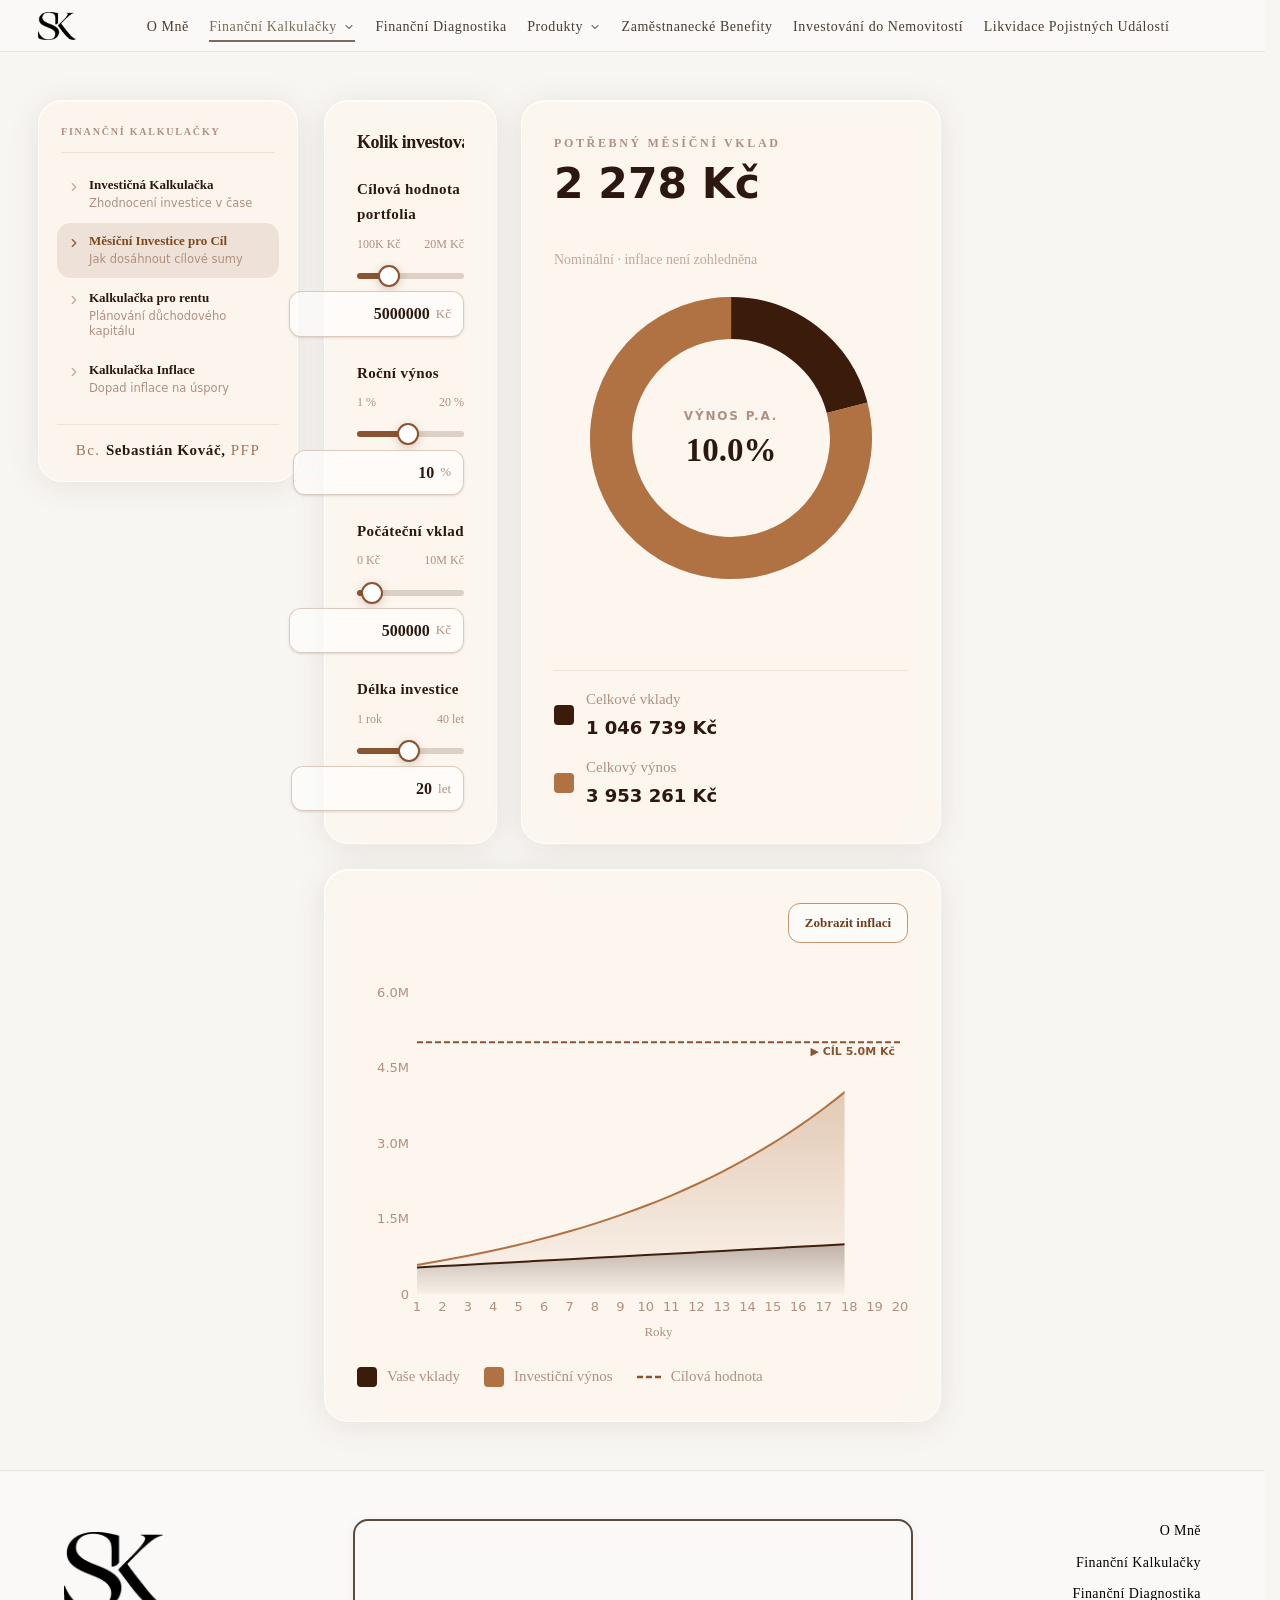
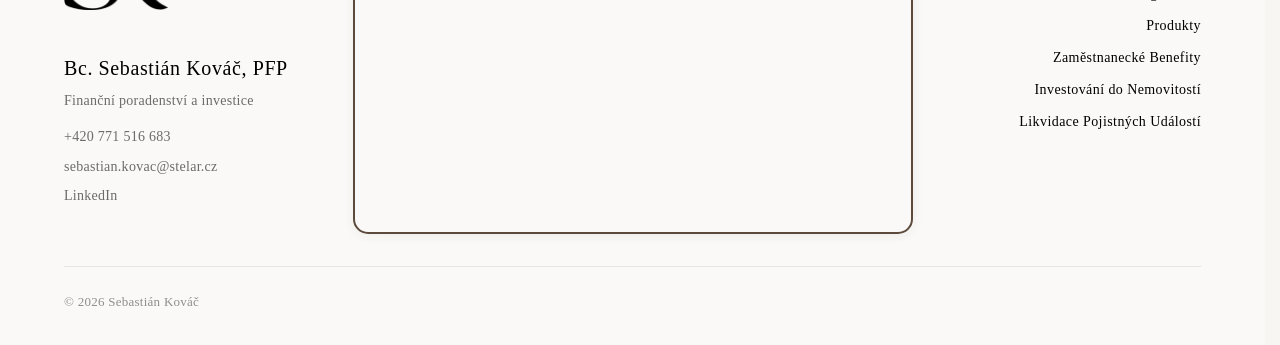
<file: financne-kalkulacky/kolik-investovat-mesicne/index.html>
<!DOCTYPE html><html lang="cs"> <head><meta charset="utf-8"><meta name="viewport" content="width=device-width, initial-scale=1"><title>Kolik investovat měsíčně | Bc. Sebastián Kováč</title><meta name="description" content="Zjistěte, kolik měsíčně investovat, abyste dosáhli svého finančního cíle. Bezplatná investiční kalkulačka."><link rel="canonical" href="https://kovacsebastian.com/financne-kalkulacky/kolik-investovat-mesicne"><!-- Open Graph --><meta property="og:type" content="website"><meta property="og:site_name" content="Bc. Sebastián Kováč"><meta property="og:title" content="Kolik investovat měsíčně | Bc. Sebastián Kováč"><meta property="og:description" content="Zjistěte, kolik měsíčně investovat, abyste dosáhli svého finančního cíle. Bezplatná investiční kalkulačka."><meta property="og:url" content="https://kovacsebastian.com/financne-kalkulacky/kolik-investovat-mesicne"><meta property="og:image" content="https://kovacsebastian.com/omne.png"><meta property="og:locale" content="cs_CZ"><!-- Twitter --><meta name="twitter:card" content="summary_large_image"><meta name="twitter:title" content="Kolik investovat měsíčně | Bc. Sebastián Kováč"><meta name="twitter:description" content="Zjistěte, kolik měsíčně investovat, abyste dosáhli svého finančního cíle. Bezplatná investiční kalkulačka."><meta name="twitter:image" content="https://kovacsebastian.com/omne.png"><link rel="icon" href="/favicon.ico" sizes="any"><link rel="icon" type="image/svg+xml" href="/favicon.svg"><link rel="icon" type="image/png" sizes="96x96" href="/favicon-96x96.png"><link rel="apple-touch-icon" href="/apple-touch-icon.png"><link rel="manifest" href="/site.webmanifest"><script type="application/ld+json">{"@context":"https://schema.org","@type":"FinancialService","name":"Bc. Sebastián Kováč","description":"Finanční poradce v Brně — investice, penzijní spoření, úvěry, pojištění a dlouhodobá finanční strategie. Osobní přístup a transparentní poradenství po celém Česku.","url":"https://kovacsebastian.com/","image":"https://kovacsebastian.com/omne.png","email":"sebastian.kovac@stelar.cz","telephone":"+420771516683","areaServed":"CZ","address":{"@type":"PostalAddress","streetAddress":"Pražákova 1008/69","addressLocality":"Brno","postalCode":"639 00","addressCountry":"CZ"}}</script><!-- Google tag (gtag.js) --><script async src="https://www.googletagmanager.com/gtag/js?id=G-MT7EY1N8GN"></script><script>
      window.dataLayer = window.dataLayer || [];
      function gtag(){dataLayer.push(arguments);}
      gtag('js', new Date());
      gtag('config', 'G-MT7EY1N8GN');
    </script><link rel="stylesheet" href="/_astro/BaseLayout.DxZyio2D.css">
<style>.calc-sidebar[data-astro-cid-woxkfrhk]{width:260px;flex-shrink:0;align-self:flex-start}.sidebar-card[data-astro-cid-woxkfrhk]{background:#fcf5edd9;backdrop-filter:blur(20px) saturate(1.4);-webkit-backdrop-filter:blur(20px) saturate(1.4);border:1px solid rgba(255,255,255,.7);box-shadow:0 4px 32px #50280a1a,inset 0 1px #fffc;border-radius:24px;padding:22px 18px;display:flex;flex-direction:column;gap:0;container-type:inline-size}.sidebar-heading[data-astro-cid-woxkfrhk]{font-family:Times New Roman,Times,serif;font-size:10px;font-weight:700;letter-spacing:.18em;text-transform:uppercase;color:#b09080;margin:0 4px 14px;padding-bottom:12px;border-bottom:1px solid rgba(224,207,192,.55)}.sidebar-nav[data-astro-cid-woxkfrhk]{display:flex;flex-direction:column;gap:2px}.sidebar-link[data-astro-cid-woxkfrhk]{display:flex;align-items:flex-start;gap:8px;padding:10px;border-radius:14px;text-decoration:none;transition:background .2s ease,transform .15s ease;color:inherit}.sidebar-link[data-astro-cid-woxkfrhk]:hover{background:#8b543012;transform:translate(2px)}.sidebar-link--active[data-astro-cid-woxkfrhk]{background:#8b54301f}.sidebar-link--active[data-astro-cid-woxkfrhk]:hover{background:#8b543029}.sidebar-arrow[data-astro-cid-woxkfrhk]{flex-shrink:0;margin-top:3px;color:#c4a898;transition:color .2s ease}.sidebar-link--active[data-astro-cid-woxkfrhk] .sidebar-arrow[data-astro-cid-woxkfrhk],.sidebar-link[data-astro-cid-woxkfrhk]:hover .sidebar-arrow[data-astro-cid-woxkfrhk]{color:#8b5430}.sidebar-text[data-astro-cid-woxkfrhk]{display:flex;flex-direction:column;gap:2px;min-width:0}.sidebar-label[data-astro-cid-woxkfrhk]{font-family:Times New Roman,Times,serif;font-size:clamp(13px,5cqi,14.5px);font-weight:600;color:#2c1810;line-height:1.3;white-space:nowrap;overflow:hidden;text-overflow:ellipsis}.sidebar-link--active[data-astro-cid-woxkfrhk] .sidebar-label[data-astro-cid-woxkfrhk]{color:#7d4a1e}.sidebar-desc[data-astro-cid-woxkfrhk]{font-size:11.5px;color:#b09080;line-height:1.35;font-family:system-ui,sans-serif}.sidebar-footer[data-astro-cid-woxkfrhk]{margin-top:18px;padding-top:16px;border-top:1px solid rgba(224,207,192,.5);display:flex;justify-content:center}.sidebar-profile-link[data-astro-cid-woxkfrhk]{display:flex;flex-direction:row;align-items:baseline;gap:0;text-decoration:none;transition:opacity .2s ease}.sidebar-profile-link[data-astro-cid-woxkfrhk]:hover{opacity:.72}.profile-name[data-astro-cid-woxkfrhk]{font-family:Times New Roman,Times,serif;font-size:15px;font-weight:700;color:#2c1810;letter-spacing:.04em;line-height:1.2}.profile-pfp[data-astro-cid-woxkfrhk]{font-family:Times New Roman,Times,serif;font-weight:400;letter-spacing:.1em;color:#8b5430;opacity:.8}@media(max-width:1024px){.calc-sidebar[data-astro-cid-woxkfrhk]{width:100%}}@media(max-width:720px){.sidebar-card[data-astro-cid-woxkfrhk]{padding:18px 14px;border-radius:20px}.sidebar-heading[data-astro-cid-woxkfrhk]{margin-inline:2px;margin-bottom:12px;padding-bottom:10px}.sidebar-nav[data-astro-cid-woxkfrhk]{display:grid;grid-template-columns:repeat(auto-fit,minmax(240px,1fr));gap:8px}.sidebar-link[data-astro-cid-woxkfrhk]{min-height:100%;padding:12px;border-radius:16px;gap:10px}.sidebar-arrow[data-astro-cid-woxkfrhk]{margin-top:1px}.sidebar-desc[data-astro-cid-woxkfrhk]{font-size:11px}}@media(max-width:520px){.sidebar-nav[data-astro-cid-woxkfrhk]{grid-template-columns:1fr}.sidebar-link[data-astro-cid-woxkfrhk]{padding:12px 10px}.sidebar-footer[data-astro-cid-woxkfrhk]{margin-top:14px;padding-top:14px}.profile-name[data-astro-cid-woxkfrhk]{font-size:14px}}
.calc-page[data-astro-cid-72eaq72o]{display:flex;gap:clamp(16px,2vw,28px);max-width:1560px;margin:0 auto;padding:clamp(24px,4vw,48px) clamp(16px,3vw,40px);align-items:flex-start;box-sizing:border-box}.calc-main[data-astro-cid-72eaq72o]{flex:1;min-width:0}@media(min-width:1025px){.calc-page[data-astro-cid-72eaq72o]:after{content:"";width:260px;flex-shrink:0}}@media(max-width:1024px){.calc-page[data-astro-cid-72eaq72o]{flex-direction:column}.calc-main[data-astro-cid-72eaq72o]{width:100%}}@media(max-width:640px){.calc-page[data-astro-cid-72eaq72o]{gap:14px;padding:16px 12px 28px}}
</style></head> <body> <nav class="nav-embed" data-astro-cid-dmqpwcec> <a href="/" class="nav-logo" aria-label="Sebastián Kováč — Domů" data-astro-cid-dmqpwcec> <img src="/transpfavicon.png" alt="Sebastián Kováč" data-astro-cid-dmqpwcec> </a> <div class="nav-inner" data-astro-cid-dmqpwcec> <ul class="nav-links" data-astro-cid-dmqpwcec> <li data-astro-cid-dmqpwcec><a href="/" class="nav-link" data-astro-cid-dmqpwcec>O Mně</a></li> <li class="nav-dropdown-wrap" data-astro-cid-dmqpwcec> <button type="button" class="nav-link nav-trigger active" aria-haspopup="true" data-astro-cid-dmqpwcec> <span class="trigger-label" data-astro-cid-dmqpwcec>Finanční Kalkulačky</span> <span class="caret-wrap" aria-hidden="true" data-astro-cid-dmqpwcec> <svg class="caret" width="12" height="12" viewBox="0 0 24 24" fill="none" data-astro-cid-dmqpwcec> <path d="M6 9l6 6 6-6" stroke="currentColor" stroke-width="2.25" stroke-linecap="round" stroke-linejoin="round" data-astro-cid-dmqpwcec></path> </svg> </span> </button> <div class="nav-dropdown" data-astro-cid-dmqpwcec> <a href="/financne-kalkulacky/investicna-kalkulacka" class="nav-dropdown-link" data-astro-cid-dmqpwcec>Kalkulačka Investic</a> <a href="/financne-kalkulacky/kolik-investovat-mesicne" class="nav-dropdown-link" data-astro-cid-dmqpwcec>Měsíční Investice pro Cíl</a> <a href="/financne-kalkulacky/kalkulacka-pro-rentu" class="nav-dropdown-link" data-astro-cid-dmqpwcec>Renta</a> <a href="/financne-kalkulacky/kalkulacka-inflace" class="nav-dropdown-link" data-astro-cid-dmqpwcec>Kalkulačka Inflace</a> </div> </li> <li data-astro-cid-dmqpwcec><a href="/financni-diagnostika" class="nav-link" data-astro-cid-dmqpwcec>Finanční Diagnostika</a></li> <li class="nav-dropdown-wrap" data-astro-cid-dmqpwcec> <button type="button" class="nav-link nav-trigger" aria-haspopup="true" data-astro-cid-dmqpwcec> <span class="trigger-label" data-astro-cid-dmqpwcec>Produkty</span> <span class="caret-wrap" aria-hidden="true" data-astro-cid-dmqpwcec> <svg class="caret" width="12" height="12" viewBox="0 0 24 24" fill="none" data-astro-cid-dmqpwcec> <path d="M6 9l6 6 6-6" stroke="currentColor" stroke-width="2.25" stroke-linecap="round" stroke-linejoin="round" data-astro-cid-dmqpwcec></path> </svg> </span> </button> <div class="nav-dropdown" data-astro-cid-dmqpwcec> <a href="/produkty/investice" class="nav-dropdown-link" data-astro-cid-dmqpwcec>Investice</a> <a href="/produkty/penzijni-sporeni" class="nav-dropdown-link" data-astro-cid-dmqpwcec>Penzijní Spoření</a> <a href="/produkty/uvery" class="nav-dropdown-link" data-astro-cid-dmqpwcec>Úvěry</a> <a href="/produkty/pojisteni" class="nav-dropdown-link" data-astro-cid-dmqpwcec>Pojištění</a> </div> </li> <li data-astro-cid-dmqpwcec><a href="/zamestnanecke-benefity" class="nav-link" data-astro-cid-dmqpwcec>Zaměstnanecké Benefity</a></li> <li data-astro-cid-dmqpwcec><a href="/investovani-do-nemovitosti" class="nav-link" data-astro-cid-dmqpwcec>Investování do Nemovitostí</a></li> <li data-astro-cid-dmqpwcec><a href="/likvidace-pojistnych-udalosti" class="nav-link" data-astro-cid-dmqpwcec>Likvidace Pojistných Událostí</a></li> </ul> </div> <!-- Mobile center name — hidden on desktop --> <span class="nav-mobile-name" aria-hidden="true" data-astro-cid-dmqpwcec>Bc. Sebastián Kováč, PFP</span> <!-- Hamburger — mobile only --> <button class="nav-hamburger" id="navHamburger" aria-label="Otevřít menu" aria-expanded="false" aria-controls="mobOverlay" data-astro-cid-dmqpwcec> <span class="ham-bar" data-astro-cid-dmqpwcec></span> <span class="ham-bar" data-astro-cid-dmqpwcec></span> <span class="ham-bar" data-astro-cid-dmqpwcec></span> </button> </nav> <!-- ─── Mobile full-screen overlay ─── --> <div class="mob-overlay" id="mobOverlay" aria-hidden="true" role="dialog" aria-modal="true" aria-label="Hlavní navigace" data-astro-cid-dmqpwcec> <div class="mob-overlay-inner" data-astro-cid-dmqpwcec> <div class="mob-overlay-head" data-astro-cid-dmqpwcec> <a href="/" class="mob-logo" aria-label="Sebastián Kováč — Domů" data-astro-cid-dmqpwcec> <img src="/transpfavicon.png" alt="Sebastián Kováč" data-astro-cid-dmqpwcec> </a> <button class="mob-close" id="mobClose" aria-label="Zavřít menu" data-astro-cid-dmqpwcec> <svg width="20" height="20" viewBox="0 0 24 24" fill="none" data-astro-cid-dmqpwcec> <path d="M18 6L6 18M6 6l12 12" stroke="currentColor" stroke-width="2.2" stroke-linecap="round" data-astro-cid-dmqpwcec></path> </svg> </button> </div> <nav class="mob-nav" data-astro-cid-dmqpwcec> <ul class="mob-list" data-astro-cid-dmqpwcec> <li class="mob-item" style="--i:0" data-astro-cid-dmqpwcec> <a href="/" class="mob-link" data-astro-cid-dmqpwcec>O Mně</a> </li> <li class="mob-item mob-has-sub" style="--i:1" data-astro-cid-dmqpwcec> <button class="mob-link mob-trigger active" aria-expanded="true" data-astro-cid-dmqpwcec> <span data-astro-cid-dmqpwcec>Finanční Kalkulačky</span> <svg class="mob-caret" width="16" height="16" viewBox="0 0 24 24" fill="none" data-astro-cid-dmqpwcec> <path d="M6 9l6 6 6-6" stroke="currentColor" stroke-width="2" stroke-linecap="round" stroke-linejoin="round" data-astro-cid-dmqpwcec></path> </svg> </button> <div class="mob-sub open" data-astro-cid-dmqpwcec> <ul data-astro-cid-dmqpwcec> <li data-astro-cid-dmqpwcec><a href="/financne-kalkulacky/investicna-kalkulacka" class="mob-sub-link" data-astro-cid-dmqpwcec>Kalkulačka Investic</a></li> <li data-astro-cid-dmqpwcec><a href="/financne-kalkulacky/kolik-investovat-mesicne" class="mob-sub-link" data-astro-cid-dmqpwcec>Měsíční Investice pro Cíl</a></li> <li data-astro-cid-dmqpwcec><a href="/financne-kalkulacky/kalkulacka-pro-rentu" class="mob-sub-link" data-astro-cid-dmqpwcec>Renta</a></li> <li data-astro-cid-dmqpwcec><a href="/financne-kalkulacky/kalkulacka-inflace" class="mob-sub-link" data-astro-cid-dmqpwcec>Kalkulačka Inflace</a></li> </ul> </div> </li> <li class="mob-item" style="--i:2" data-astro-cid-dmqpwcec> <a href="/financni-diagnostika" class="mob-link" data-astro-cid-dmqpwcec>Finanční Diagnostika</a> </li> <li class="mob-item mob-has-sub" style="--i:3" data-astro-cid-dmqpwcec> <button class="mob-link mob-trigger" aria-expanded="false" data-astro-cid-dmqpwcec> <span data-astro-cid-dmqpwcec>Produkty</span> <svg class="mob-caret" width="16" height="16" viewBox="0 0 24 24" fill="none" data-astro-cid-dmqpwcec> <path d="M6 9l6 6 6-6" stroke="currentColor" stroke-width="2" stroke-linecap="round" stroke-linejoin="round" data-astro-cid-dmqpwcec></path> </svg> </button> <div class="mob-sub" data-astro-cid-dmqpwcec> <ul data-astro-cid-dmqpwcec> <li data-astro-cid-dmqpwcec><a href="/produkty/investice" class="mob-sub-link" data-astro-cid-dmqpwcec>Investice</a></li> <li data-astro-cid-dmqpwcec><a href="/produkty/penzijni-sporeni" class="mob-sub-link" data-astro-cid-dmqpwcec>Penzijní Spoření</a></li> <li data-astro-cid-dmqpwcec><a href="/produkty/uvery" class="mob-sub-link" data-astro-cid-dmqpwcec>Úvěry</a></li> <li data-astro-cid-dmqpwcec><a href="/produkty/pojisteni" class="mob-sub-link" data-astro-cid-dmqpwcec>Pojištění</a></li> </ul> </div> </li> <li class="mob-item" style="--i:4" data-astro-cid-dmqpwcec> <a href="/zamestnanecke-benefity" class="mob-link" data-astro-cid-dmqpwcec>Zaměstnanecké Benefity</a> </li> <li class="mob-item" style="--i:5" data-astro-cid-dmqpwcec> <a href="/investovani-do-nemovitosti" class="mob-link" data-astro-cid-dmqpwcec>Investování do Nemovitostí</a> </li> <li class="mob-item" style="--i:6" data-astro-cid-dmqpwcec> <a href="/likvidace-pojistnych-udalosti" class="mob-link" data-astro-cid-dmqpwcec>Likvidace Pojistných Událostí</a> </li> </ul> </nav> <footer class="mob-footer" data-astro-cid-dmqpwcec> <a href="tel:+420771516683" class="mob-footer-link" data-astro-cid-dmqpwcec>+420 771 516 683</a> <span class="mob-footer-sep" aria-hidden="true" data-astro-cid-dmqpwcec>·</span> <a href="mailto:sebastian.kovac@stelar.cz" class="mob-footer-link" data-astro-cid-dmqpwcec>sebastian.kovac@stelar.cz</a> </footer> </div> </div>  <script type="module">(()=>{const s=document.getElementById("navHamburger"),t=document.getElementById("mobOverlay");if(!s||!t)return;const u='a[href],button:not([disabled]),input,textarea,select,[tabindex]:not([tabindex="-1"])';function a(){return Array.from(t.querySelectorAll(u))}function c(){t.setAttribute("aria-hidden","false"),s.setAttribute("aria-expanded","true"),s.classList.add("open"),document.body.style.overflow="hidden",setTimeout(()=>{a()[0]?.focus()},60)}function o(){t.setAttribute("aria-hidden","true"),s.setAttribute("aria-expanded","false"),s.classList.remove("open"),document.body.style.overflow="",s.focus()}s.addEventListener("click",()=>{t.getAttribute("aria-hidden")==="false"?o():c()}),document.getElementById("mobClose")?.addEventListener("click",o),document.addEventListener("keydown",e=>{if(t.getAttribute("aria-hidden")!=="false")return;if(e.key==="Escape"){o();return}if(e.key!=="Tab")return;const n=a();if(!n.length)return;const r=n[0],i=n[n.length-1];e.shiftKey?document.activeElement===r&&(e.preventDefault(),i.focus()):document.activeElement===i&&(e.preventDefault(),r.focus())}),t.querySelectorAll(".mob-trigger").forEach(e=>{e.addEventListener("click",()=>{const n=e.nextElementSibling;if(!n)return;const r=n.classList.contains("open");t.querySelectorAll(".mob-sub.open").forEach(i=>{i.classList.remove("open"),i.previousElementSibling?.setAttribute("aria-expanded","false")}),r||(n.classList.add("open"),e.setAttribute("aria-expanded","true"))})})})();</script> <main>  <div class="calc-page" data-astro-cid-72eaq72o> <aside class="calc-sidebar" data-astro-cid-woxkfrhk> <div class="sidebar-card" data-astro-cid-woxkfrhk> <p class="sidebar-heading" data-astro-cid-woxkfrhk>Finanční kalkulačky</p> <nav class="sidebar-nav" data-astro-cid-woxkfrhk> <a href="/financne-kalkulacky/investicna-kalkulacka" class="sidebar-link" data-astro-cid-woxkfrhk> <svg class="sidebar-arrow" width="14" height="14" viewBox="0 0 24 24" fill="none" data-astro-cid-woxkfrhk> <path d="M9 18l6-6-6-6" stroke="currentColor" stroke-width="2" stroke-linecap="round" stroke-linejoin="round" data-astro-cid-woxkfrhk></path> </svg> <span class="sidebar-text" data-astro-cid-woxkfrhk> <span class="sidebar-label" data-astro-cid-woxkfrhk>Investičná Kalkulačka</span> <span class="sidebar-desc" data-astro-cid-woxkfrhk>Zhodnocení investice v čase</span> </span> </a><a href="/financne-kalkulacky/kolik-investovat-mesicne" class="sidebar-link sidebar-link--active" data-astro-cid-woxkfrhk> <svg class="sidebar-arrow" width="14" height="14" viewBox="0 0 24 24" fill="none" data-astro-cid-woxkfrhk> <path d="M9 18l6-6-6-6" stroke="currentColor" stroke-width="2" stroke-linecap="round" stroke-linejoin="round" data-astro-cid-woxkfrhk></path> </svg> <span class="sidebar-text" data-astro-cid-woxkfrhk> <span class="sidebar-label" data-astro-cid-woxkfrhk>Měsíční Investice pro Cíl</span> <span class="sidebar-desc" data-astro-cid-woxkfrhk>Jak dosáhnout cílové sumy</span> </span> </a><a href="/financne-kalkulacky/kalkulacka-pro-rentu" class="sidebar-link" data-astro-cid-woxkfrhk> <svg class="sidebar-arrow" width="14" height="14" viewBox="0 0 24 24" fill="none" data-astro-cid-woxkfrhk> <path d="M9 18l6-6-6-6" stroke="currentColor" stroke-width="2" stroke-linecap="round" stroke-linejoin="round" data-astro-cid-woxkfrhk></path> </svg> <span class="sidebar-text" data-astro-cid-woxkfrhk> <span class="sidebar-label" data-astro-cid-woxkfrhk>Kalkulačka pro rentu</span> <span class="sidebar-desc" data-astro-cid-woxkfrhk>Plánování důchodového kapitálu</span> </span> </a><a href="/financne-kalkulacky/kalkulacka-inflace" class="sidebar-link" data-astro-cid-woxkfrhk> <svg class="sidebar-arrow" width="14" height="14" viewBox="0 0 24 24" fill="none" data-astro-cid-woxkfrhk> <path d="M9 18l6-6-6-6" stroke="currentColor" stroke-width="2" stroke-linecap="round" stroke-linejoin="round" data-astro-cid-woxkfrhk></path> </svg> <span class="sidebar-text" data-astro-cid-woxkfrhk> <span class="sidebar-label" data-astro-cid-woxkfrhk>Kalkulačka Inflace</span> <span class="sidebar-desc" data-astro-cid-woxkfrhk>Dopad inflace na úspory</span> </span> </a> </nav> <div class="sidebar-footer" data-astro-cid-woxkfrhk> <a href="/" class="sidebar-profile-link" data-astro-cid-woxkfrhk> <span class="profile-name" data-astro-cid-woxkfrhk><span class="profile-pfp" data-astro-cid-woxkfrhk>Bc. </span>Sebastián Kováč,<span class="profile-pfp" data-astro-cid-woxkfrhk> PFP</span></span> </a> </div> </div> </aside> <div class="calc-main" data-astro-cid-72eaq72o> <style>astro-island,astro-slot,astro-static-slot{display:contents}</style><script>(()=>{var e=async t=>{await(await t())()};(self.Astro||(self.Astro={})).load=e;window.dispatchEvent(new Event("astro:load"));})();</script><script>(()=>{var g=Object.defineProperty;var w=(c,s,d)=>s in c?g(c,s,{enumerable:!0,configurable:!0,writable:!0,value:d}):c[s]=d;var l=(c,s,d)=>w(c,typeof s!="symbol"?s+"":s,d);var E=new Set(["__proto__","constructor","prototype"]);{let c={0:t=>y(t),1:t=>d(t),2:t=>new RegExp(t),3:t=>new Date(t),4:t=>new Map(d(t)),5:t=>new Set(d(t)),6:t=>BigInt(t),7:t=>new URL(t),8:t=>new Uint8Array(t),9:t=>new Uint16Array(t),10:t=>new Uint32Array(t),11:t=>Number.POSITIVE_INFINITY*t},s=t=>{let[p,e]=t;return p in c?c[p](e):void 0},d=t=>t.map(s),y=t=>typeof t!="object"||t===null?t:Object.fromEntries(Object.entries(t).map(([p,e])=>[p,s(e)]));class f extends HTMLElement{constructor(){super(...arguments);l(this,"Component");l(this,"hydrator");l(this,"hydrate",async()=>{var b;if(!this.hydrator||!this.isConnected)return;let e=(b=this.parentElement)==null?void 0:b.closest("astro-island[ssr]");if(e){e.addEventListener("astro:hydrate",this.hydrate,{once:!0});return}let n=this.querySelectorAll("astro-slot"),r={},i=this.querySelectorAll("template[data-astro-template]");for(let o of i){let a=o.closest(this.tagName);a!=null&&a.isSameNode(this)&&(r[o.getAttribute("data-astro-template")||"default"]=o.innerHTML,o.remove())}for(let o of n){let a=o.closest(this.tagName);a!=null&&a.isSameNode(this)&&(r[o.getAttribute("name")||"default"]=o.innerHTML)}let u;try{u=this.hasAttribute("props")?y(JSON.parse(this.getAttribute("props"))):{}}catch(o){let a=this.getAttribute("component-url")||"<unknown>",v=this.getAttribute("component-export");throw v&&(a+=` (export ${v})`),console.error(`[hydrate] Error parsing props for component ${a}`,this.getAttribute("props"),o),o}let h;await this.hydrator(this)(this.Component,u,r,{client:this.getAttribute("client")}),this.removeAttribute("ssr"),this.dispatchEvent(new CustomEvent("astro:hydrate"))});l(this,"unmount",()=>{this.isConnected||this.dispatchEvent(new CustomEvent("astro:unmount"))})}disconnectedCallback(){document.removeEventListener("astro:after-swap",this.unmount),document.addEventListener("astro:after-swap",this.unmount,{once:!0})}connectedCallback(){if(!this.hasAttribute("await-children")||document.readyState==="interactive"||document.readyState==="complete")this.childrenConnectedCallback();else{let e=()=>{document.removeEventListener("DOMContentLoaded",e),n.disconnect(),this.childrenConnectedCallback()},n=new MutationObserver(()=>{var r;((r=this.lastChild)==null?void 0:r.nodeType)===Node.COMMENT_NODE&&this.lastChild.nodeValue==="astro:end"&&(this.lastChild.remove(),e())});n.observe(this,{childList:!0}),document.addEventListener("DOMContentLoaded",e)}}async childrenConnectedCallback(){let e=this.getAttribute("before-hydration-url");e&&await import(e),this.start()}getRetryImportUrl(e){let n=new URL(e,document.baseURI),r=`astro-retry=${Date.now()}`,i=n.hash.replace(/^#/,"");return n.hash=i?`${i}&${r}`:r,n.toString()}async importWithRetry(e){try{return await import(e)}catch(n){return await new Promise(r=>setTimeout(r,1e3)),import(this.getRetryImportUrl(e))}}handleHydrationError(e){let n=this.getAttribute("component-url"),r=new CustomEvent("astro:hydration-error",{cancelable:!0,bubbles:!0,composed:!0,detail:{error:e,componentUrl:n}});this.dispatchEvent(r)&&console.error(`[astro-island] Error hydrating ${n}`,e)}async start(){let e=JSON.parse(this.getAttribute("opts")),n=this.getAttribute("client");if(Astro[n]===void 0){window.addEventListener(`astro:${n}`,()=>this.start(),{once:!0});return}try{await Astro[n](async()=>{let r=this.getAttribute("renderer-url");try{let[i,{default:u}]=await Promise.all([this.importWithRetry(this.getAttribute("component-url")),r?this.importWithRetry(r):Promise.resolve({default:()=>()=>{}})]),h=this.getAttribute("component-export")||"default";if(h.includes(".")){this.Component=i;for(let m of h.split(".")){if(E.has(m)||!this.Component||typeof this.Component!="object"&&typeof this.Component!="function"||!Object.hasOwn(this.Component,m))throw new Error(`Invalid component export path: ${h}`);this.Component=this.Component[m]}}else{if(E.has(h))throw new Error(`Invalid component export path: ${h}`);this.Component=i[h]}return this.hydrator=u,this.hydrate}catch(i){return this.handleHydrationError(i),()=>{}}},e,this)}catch(r){this.handleHydrationError(r)}}attributeChangedCallback(){this.hydrate()}}l(f,"observedAttributes",["props"]),customElements.get("astro-island")||customElements.define("astro-island",f)}})();</script><astro-island uid="Z126Odk" prefix="r1" component-url="/_astro/MonthlyInvestmentCalculator.B6uZHksf.js" component-export="default" renderer-url="/_astro/client.Cx_LZnym.js" props="{&quot;data-astro-cid-72eaq72o&quot;:[0,true]}" ssr client="load" opts="{&quot;name&quot;:&quot;MonthlyInvestmentCalculator&quot;,&quot;value&quot;:true}" await-children><div><div><div class="grid lg:grid-cols-[minmax(0,1fr)_minmax(280px,420px)] gap-6 mb-6"><div class="rounded-3xl p-5 sm:p-8 space-y-6" style="background:rgba(252,245,237,0.72);backdrop-filter:blur(20px) saturate(1.4);-webkit-backdrop-filter:blur(20px) saturate(1.4);border:1px solid rgba(255,255,255,0.65);box-shadow:0 4px 32px rgba(80,40,10,0.10), inset 0 1px 0 rgba(255,255,255,0.8)"><h1 class="text-[22px] min-[380px]:text-[26px] sm:text-[30px] font-bold text-[#2c1810] tracking-tight whitespace-nowrap" style="font-family:Georgia, &#x27;Times New Roman&#x27;, serif;line-height:1.1">Kolik investovat měsíčně</h1><div class="space-y-1.5"><p class="text-[15px] font-semibold text-[#2c1810] tracking-wide break-words">Cílová hodnota portfolia</p><div class="flex justify-between text-[12px] text-[#b09080]"><span>100K Kč</span><span>20M Kč</span></div><input type="range" min="100000" max="20000000" step="50000" class="w-full slider" style="background:linear-gradient(to right, #8b5430 24.623115577889447%, #ddd0c4 24.623115577889447%)" aria-label="Cílová hodnota portfolia" value="5000000"/><div class="flex justify-end mt-1"><label class="flex items-center gap-1.5 bg-white/60 border border-[#d4bfae]/80 rounded-xl px-3 py-2 shadow-sm"><input type="number" min="100000" max="20000000" step="1000" class="w-24 sm:w-32 text-right text-[16px] font-semibold text-[#2c1810] bg-transparent outline-none tabular-nums" value="5000000"/><span class="text-[13px] text-[#b09080] font-medium">Kč</span></label></div></div><div class="space-y-1.5"><p class="text-[15px] font-semibold text-[#2c1810] tracking-wide break-words">Roční výnos</p><div class="flex justify-between text-[12px] text-[#b09080]"><span>1 %</span><span>20 %</span></div><input type="range" min="1" max="20" step="0.1" class="w-full slider" style="background:linear-gradient(to right, #8b5430 47.368421052631575%, #ddd0c4 47.368421052631575%)" aria-label="Roční výnos" value="10"/><div class="flex justify-end mt-1"><label class="flex items-center gap-1.5 bg-white/60 border border-[#d4bfae]/80 rounded-xl px-3 py-2 shadow-sm"><input type="number" min="1" max="20" step="0.1" class="w-24 sm:w-32 text-right text-[16px] font-semibold text-[#2c1810] bg-transparent outline-none tabular-nums" value="10"/><span class="text-[13px] text-[#b09080] font-medium">%</span></label></div></div><div class="space-y-1.5"><p class="text-[15px] font-semibold text-[#2c1810] tracking-wide break-words">Počáteční vklad</p><div class="flex justify-between text-[12px] text-[#b09080]"><span>0 Kč</span><span>10M Kč</span></div><input type="range" min="0" max="10000000" step="1000" class="w-full slider" style="background:linear-gradient(to right, #8b5430 5%, #ddd0c4 5%)" aria-label="Počáteční vklad" value="500000"/><div class="flex justify-end mt-1"><label class="flex items-center gap-1.5 bg-white/60 border border-[#d4bfae]/80 rounded-xl px-3 py-2 shadow-sm"><input type="number" min="0" max="10000000" step="1" class="w-24 sm:w-32 text-right text-[16px] font-semibold text-[#2c1810] bg-transparent outline-none tabular-nums" value="500000"/><span class="text-[13px] text-[#b09080] font-medium">Kč</span></label></div></div><div class="space-y-1.5"><p class="text-[15px] font-semibold text-[#2c1810] tracking-wide break-words">Délka investice</p><div class="flex justify-between text-[12px] text-[#b09080]"><span>1 rok</span><span>40 let</span></div><input type="range" min="1" max="40" step="1" class="w-full slider" style="background:linear-gradient(to right, #8b5430 48.717948717948715%, #ddd0c4 48.717948717948715%)" aria-label="Délka investice" value="20"/><div class="flex justify-end mt-1"><label class="flex items-center gap-1.5 bg-white/60 border border-[#d4bfae]/80 rounded-xl px-3 py-2 shadow-sm"><input type="number" min="1" max="40" step="1" class="w-24 sm:w-32 text-right text-[16px] font-semibold text-[#2c1810] bg-transparent outline-none tabular-nums" value="20"/><span class="text-[13px] text-[#b09080] font-medium">let</span></label></div></div></div><div class="rounded-3xl p-5 sm:p-8 flex min-w-0 flex-col gap-4 [container-type:inline-size]" style="background:rgba(252,245,237,0.72);backdrop-filter:blur(20px) saturate(1.4);-webkit-backdrop-filter:blur(20px) saturate(1.4);border:1px solid rgba(255,255,255,0.65);box-shadow:0 4px 32px rgba(80,40,10,0.10), inset 0 1px 0 rgba(255,255,255,0.8)"><div class="min-w-0"><p class="text-[12px] uppercase tracking-[0.22em] text-[#b09080] font-bold mb-2">Potřebný měsíční vklad</p><p class="max-w-full overflow-hidden whitespace-nowrap text-[clamp(28px,12cqi,52px)] font-bold text-[#2c1810] tabular-nums" style="font-family:ui-sans-serif,system-ui,-apple-system,BlinkMacSystemFont,&#x27;Segoe UI&#x27;,Arial,sans-serif;line-height:1.1">2 278 Kč</p><div style="min-height:28px" class="mt-2"></div><p class="max-w-full text-[14px] text-[#c4a898] mt-1 break-words">Nominální · inflace není zohledněna</p></div><svg viewBox="0 0 200 200" class="w-full max-w-[300px] mx-auto"><circle cx="100" cy="100" r="80" fill="none" stroke="#ecddd0" stroke-width="28"></circle><circle cx="100" cy="100" r="80" fill="none" stroke="#3b1c0a" stroke-width="28" stroke-dasharray="105.22963605019123 502.6548245743669" stroke-linecap="butt" style="transform:rotate(-90deg);transform-origin:100px 100px"></circle><circle cx="100" cy="100" r="80" fill="none" stroke="#b07242" stroke-width="28" stroke-dasharray="397.42518852417567 502.6548245743669" stroke-linecap="butt" style="transform:rotate(-14.634824682829304deg);transform-origin:100px 100px"></circle><text x="100" y="88" text-anchor="middle" font-size="8" fill="#b09080" letter-spacing="1.2" font-family="system-ui,sans-serif" font-weight="600">VÝNOS P.A.</text><text x="100" y="115" text-anchor="middle" font-size="22" fill="#2c1810" font-weight="700" font-family="Georgia,serif">10.0<!-- -->%</text></svg><div class="mt-auto space-y-3 border-t border-[#e0cfc0]/50 pt-4"><div class="flex items-center gap-3"><span class="w-5 h-5 rounded-[4px] flex-shrink-0" style="background:#3b1c0a"></span><div class="min-w-0"><p class="text-[15px] text-[#b09080]">Celkové vklady</p><p class="max-w-full overflow-hidden whitespace-nowrap text-[clamp(15px,5.2cqi,18px)] font-bold text-[#2c1810] tabular-nums" style="font-family:ui-sans-serif,system-ui,-apple-system,BlinkMacSystemFont,&#x27;Segoe UI&#x27;,Arial,sans-serif">1 046 739 Kč</p></div></div><div class="flex items-center gap-3"><span class="w-5 h-5 rounded-[4px] flex-shrink-0" style="background:#b07242"></span><div class="min-w-0"><p class="text-[15px] text-[#b09080]">Celkový výnos</p><p class="max-w-full overflow-hidden whitespace-nowrap text-[clamp(15px,5.2cqi,18px)] font-bold text-[#2c1810] tabular-nums" style="font-family:ui-sans-serif,system-ui,-apple-system,BlinkMacSystemFont,&#x27;Segoe UI&#x27;,Arial,sans-serif">3 953 261 Kč</p></div></div></div></div></div><div class="rounded-3xl p-5 sm:p-8" style="background:rgba(252,245,237,0.72);backdrop-filter:blur(20px) saturate(1.4);-webkit-backdrop-filter:blur(20px) saturate(1.4);border:1px solid rgba(255,255,255,0.65);box-shadow:0 4px 32px rgba(80,40,10,0.10), inset 0 1px 0 rgba(255,255,255,0.8)"><div class="mb-6 flex flex-col items-stretch gap-4 sm:flex-row sm:items-center"><div style="opacity:0;transition:opacity 0.3s ease;pointer-events:none;flex:1" class="flex flex-col items-stretch gap-3 sm:flex-row sm:items-center sm:gap-4"><span class="text-[13px] text-[#b09080] sm:flex-shrink-0">Míra inflace</span><input type="range" min="0" max="20" step="0.1" class="slider w-full sm:flex-1" aria-label="Míra inflace" style="background:linear-gradient(to right, #8b5430 16%, #ddd0c4 16%)" value="3.2"/><label class="flex items-center justify-end gap-1.5 bg-white/60 border border-[#d4bfae]/80 rounded-xl px-3 py-2 shadow-sm sm:flex-shrink-0"><input type="number" min="0" max="20" step="0.1" class="w-14 text-right text-[14px] font-bold text-[#2c1810] bg-transparent outline-none tabular-nums" value="3.2"/><span class="text-[13px] text-[#b09080]">%</span></label></div><button class="w-full sm:w-auto text-[13px] font-semibold px-4 py-2 rounded-xl border transition-all duration-300 sm:flex-shrink-0" style="background:rgba(255,255,255,0.5);color:#6b3f1f;border:1px solid #c4956a">Zobrazit inflaci</button></div><div class="recharts-responsive-container" style="width:100%;height:380px;min-width:0"><div style="width:0;overflow-x:visible"></div></div><div class="flex gap-6 mt-4 flex-wrap"><div class="flex items-center gap-2.5"><span class="w-5 h-5 rounded-[4px]" style="background:#3b1c0a"></span><span class="text-[15px] text-[#b09080]">Vaše vklady</span></div><div class="flex items-center gap-2.5"><span class="w-5 h-5 rounded-[4px]" style="background:#b07242"></span><span class="text-[15px] text-[#b09080]">Investiční výnos</span></div><div class="flex items-center gap-2.5"><svg width="24" height="14"><line x1="0" y1="7" x2="24" y2="7" stroke="#8b5430" stroke-width="2.5" stroke-dasharray="6 3"></line></svg><span class="text-[15px] text-[#b09080]">Cílová hodnota</span></div></div></div></div><style>
        .rounded-3xl { container-type: inline-size; }
        .rounded-3xl h1 {
          overflow: hidden;
          white-space: nowrap;
          font-size: clamp(18px, 6cqi, 30px);
          line-height: 1.1;
        }
        .slider { -webkit-appearance: none; appearance: none; height: 6px; border-radius: 99px;
          outline: none; cursor: pointer; }
        .slider:focus-visible { outline: 2px solid #8b5430; outline-offset: 3px; border-radius: 99px; }
        .slider::-webkit-slider-thumb { -webkit-appearance: none; width: 22px; height: 22px;
          border-radius: 50%; background: #fff; border: 2.5px solid #8b5430;
          box-shadow: 0 2px 8px rgba(100,50,10,0.25); cursor: grab; transition: transform 0.15s; }
        .slider::-webkit-slider-thumb:active { cursor: grabbing; transform: scale(1.15); }
        .slider::-moz-range-thumb { width: 22px; height: 22px; border-radius: 50%; background: #fff;
          border: 2.5px solid #8b5430; box-shadow: 0 2px 8px rgba(100,50,10,0.25); cursor: grab; }
        input[type=number]::-webkit-inner-spin-button, input[type=number]::-webkit-outer-spin-button { -webkit-appearance: none; margin: 0; }
        input[type=number] { -moz-appearance: textfield; }
      </style></div><!--astro:end--></astro-island> </div> </div>  </main> <footer class="footer-embed" data-astro-cid-sz7xmlte> <div class="footer-inner" data-astro-cid-sz7xmlte> <div class="footer-row" data-astro-cid-sz7xmlte> <div class="footer-main" data-astro-cid-sz7xmlte> <a href="/" class="footer-logo-link" aria-label="Domů" data-astro-cid-sz7xmlte> <img src="/transpfavicon.png" alt="Sebastián Kováč" class="footer-logo" data-astro-cid-sz7xmlte> </a> <div class="footer-name" data-astro-cid-sz7xmlte>Bc. Sebastián Kováč, PFP</div> <div class="footer-tagline" data-astro-cid-sz7xmlte>Finanční poradenství a investice</div> <div class="footer-contact" data-astro-cid-sz7xmlte> <a href="tel:+420771516683" class="footer-contact-link" data-astro-cid-sz7xmlte>+420 771 516 683</a> <a href="mailto:sebastian.kovac@stelar.cz" class="footer-contact-link" data-astro-cid-sz7xmlte>sebastian.kovac@stelar.cz</a> <a href="https://www.linkedin.com/in/sebasti%C3%A1n-kov%C3%A1%C4%8D-pfp" class="footer-contact-link" target="_blank" rel="noopener noreferrer" data-astro-cid-sz7xmlte>LinkedIn</a> </div> </div> <div class="footer-map-wrap" data-astro-cid-sz7xmlte> <iframe src="https://www.google.com/maps/embed?pb=!1m18!1m12!1m3!1d652.0728525897156!2d16.605030069661147!3d49.17605667494077!2m3!1f0!2f0!3f0!3m2!1i1024!2i768!4f13.1!3m3!1m2!1s0x47129507feac52ad%3A0x5b858fd3dbffa63!2sPra%C5%BE%C3%A1kova%201008%2F69%2C%20639%2000%20Brno-jih%2C%20Czechia!5e0!3m2!1sen!2ses!4v1772108890025!5m2!1sen!2ses" width="600" height="450" allowfullscreen="" loading="lazy" referrerpolicy="no-referrer-when-downgrade" title="Mapa - Pražákova 1008/69, Brno" data-astro-cid-sz7xmlte></iframe> </div> <nav class="footer-links" data-astro-cid-sz7xmlte> <a href="/" class="footer-link" data-astro-cid-sz7xmlte>O Mně</a> <a href="/financne-kalkulacky/investicna-kalkulacka" class="footer-link" data-astro-cid-sz7xmlte>Finanční Kalkulačky</a> <a href="/financni-diagnostika" class="footer-link" data-astro-cid-sz7xmlte>Finanční Diagnostika</a> <a href="/produkty/investice" class="footer-link" data-astro-cid-sz7xmlte>Produkty</a> <a href="/zamestnanecke-benefity" class="footer-link" data-astro-cid-sz7xmlte>Zaměstnanecké Benefity</a> <a href="/investovani-do-nemovitosti" class="footer-link" data-astro-cid-sz7xmlte>Investování do Nemovitostí</a> <a href="/likvidace-pojistnych-udalosti" class="footer-link" data-astro-cid-sz7xmlte>Likvidace Pojistných Událostí</a> </nav> </div> <div class="footer-bottom" data-astro-cid-sz7xmlte> <div class="footer-copy" data-astro-cid-sz7xmlte>© <span id="footer-year" data-astro-cid-sz7xmlte></span> Sebastián Kováč</div> </div> </div> </footer> <script type="module">(function(){var e=document.getElementById("footer-year");e&&(e.textContent=String(new Date().getFullYear()))})();</script> </body></html>
</file>
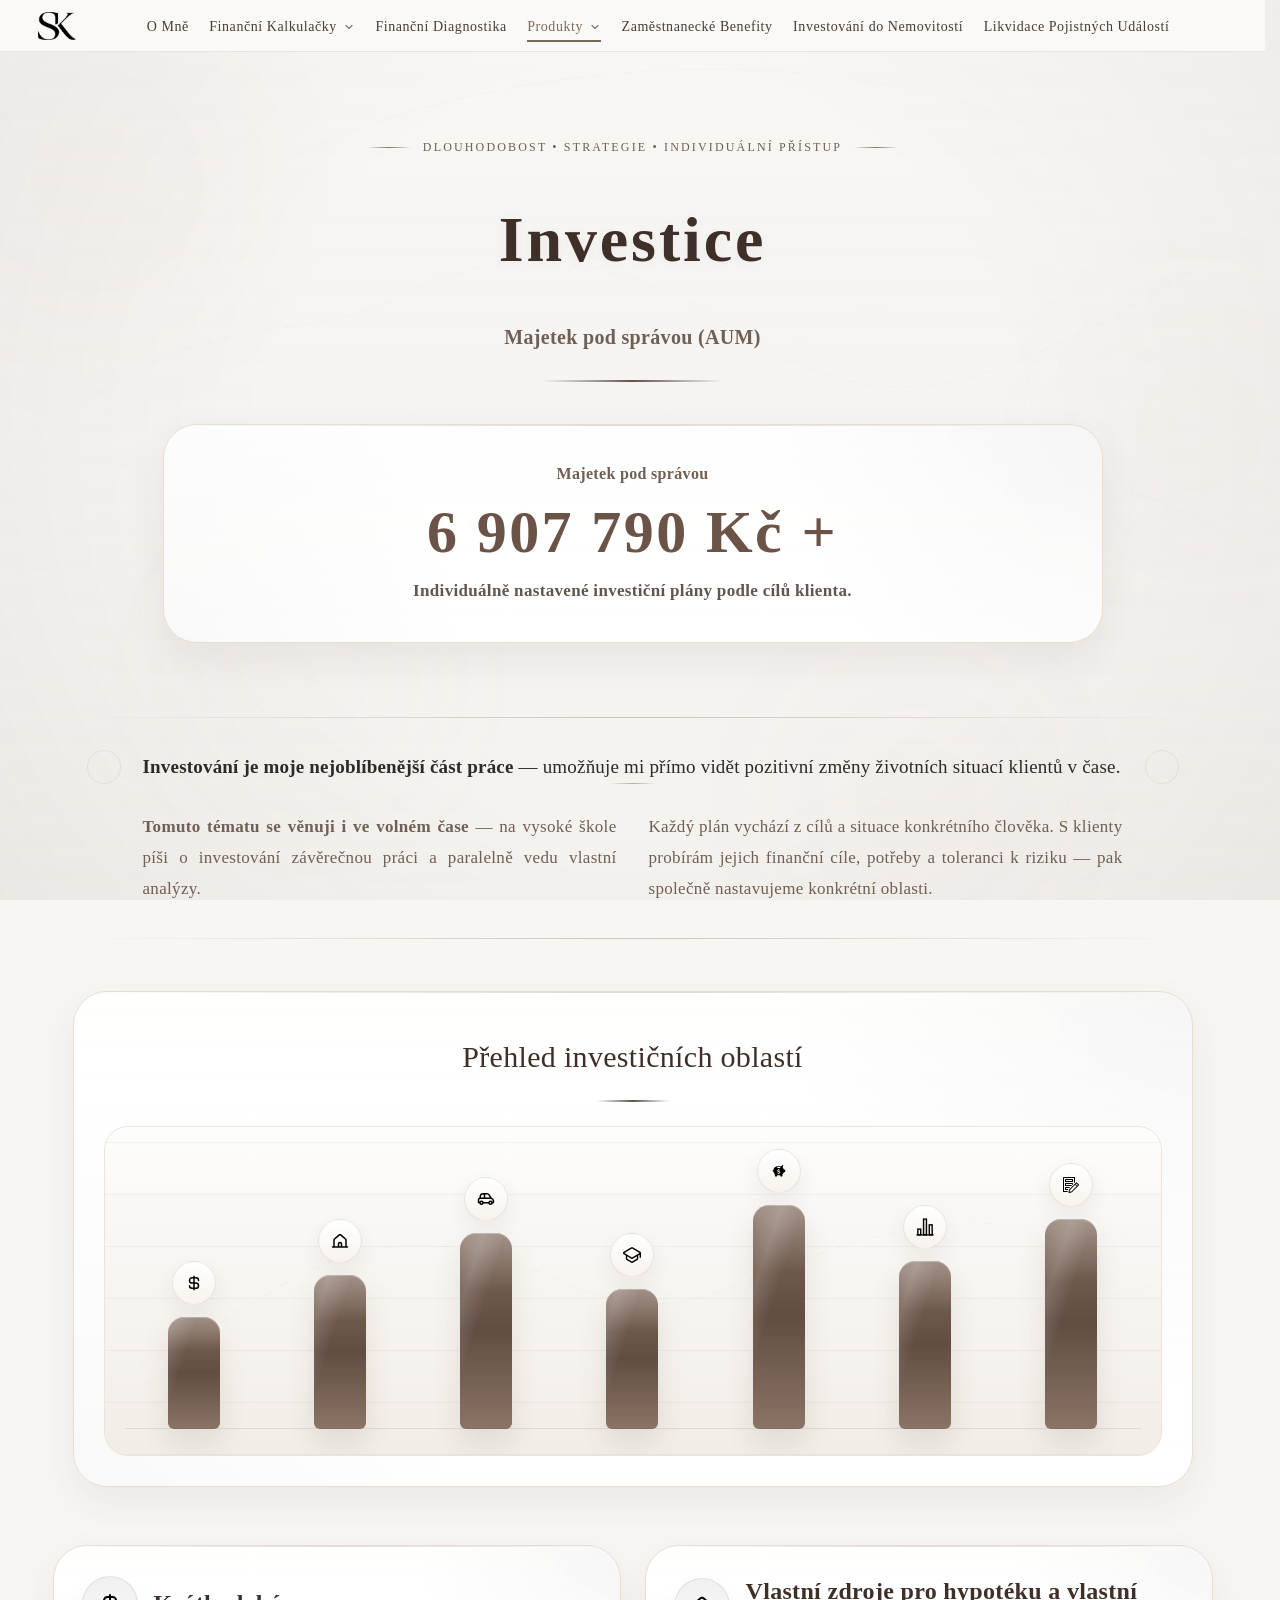
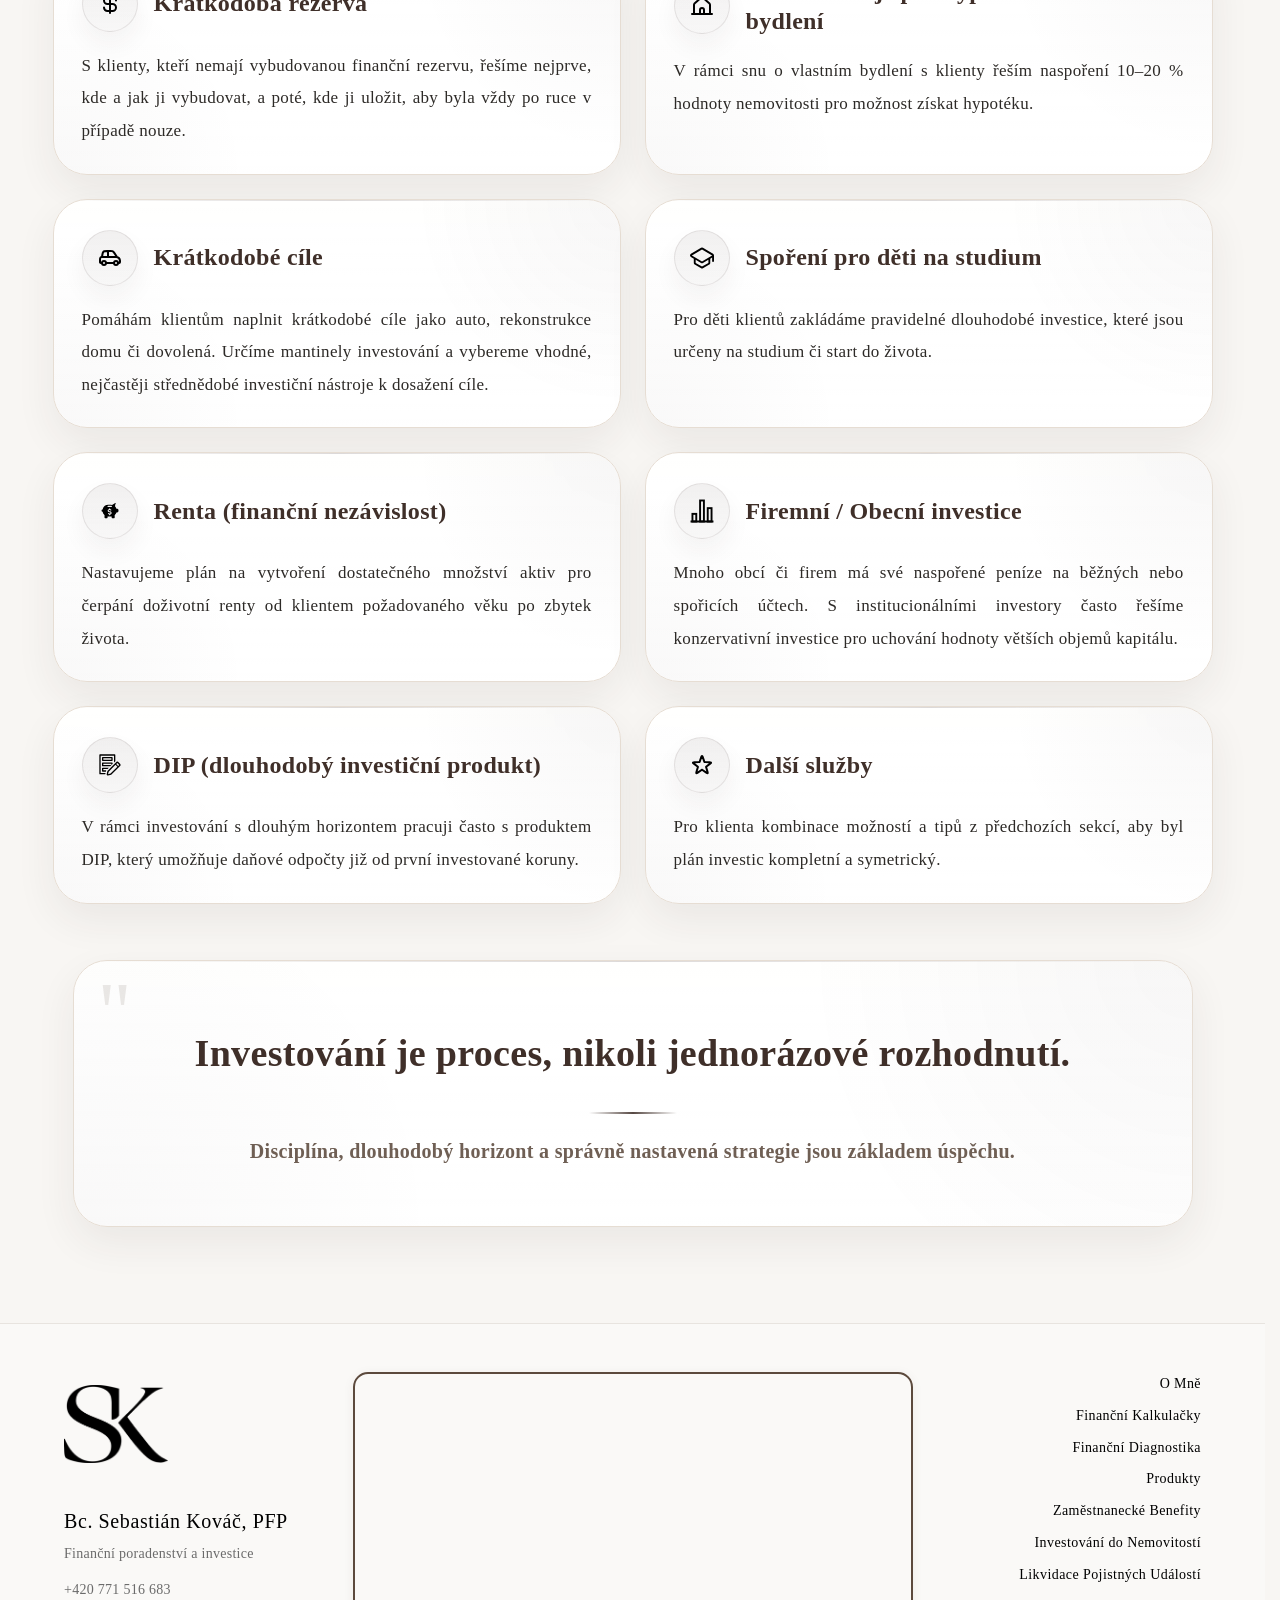
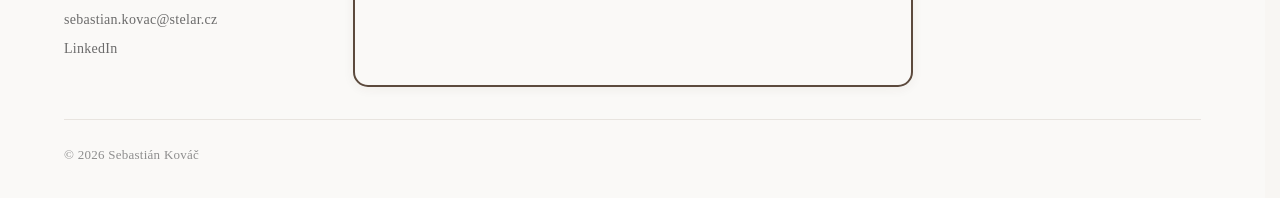
<file: produkty/investice/index.html>
<!DOCTYPE html><html lang="cs"> <head><meta charset="utf-8"><meta name="viewport" content="width=device-width, initial-scale=1"><title>Investice | Bc. Sebastián Kováč</title><meta name="description" content="Investování s jasnou strategií — od pravidelných investic po jednorázové vklady. Sestavím portfolio podle vašich cílů a rizikového profilu."><link rel="canonical" href="https://kovacsebastian.com/produkty/investice"><!-- Open Graph --><meta property="og:type" content="website"><meta property="og:site_name" content="Bc. Sebastián Kováč"><meta property="og:title" content="Investice | Bc. Sebastián Kováč"><meta property="og:description" content="Investování s jasnou strategií — od pravidelných investic po jednorázové vklady. Sestavím portfolio podle vašich cílů a rizikového profilu."><meta property="og:url" content="https://kovacsebastian.com/produkty/investice"><meta property="og:image" content="https://kovacsebastian.com/omne.png"><meta property="og:locale" content="cs_CZ"><!-- Twitter --><meta name="twitter:card" content="summary_large_image"><meta name="twitter:title" content="Investice | Bc. Sebastián Kováč"><meta name="twitter:description" content="Investování s jasnou strategií — od pravidelných investic po jednorázové vklady. Sestavím portfolio podle vašich cílů a rizikového profilu."><meta name="twitter:image" content="https://kovacsebastian.com/omne.png"><link rel="icon" href="/favicon.ico" sizes="any"><link rel="icon" type="image/svg+xml" href="/favicon.svg"><link rel="icon" type="image/png" sizes="96x96" href="/favicon-96x96.png"><link rel="apple-touch-icon" href="/apple-touch-icon.png"><link rel="manifest" href="/site.webmanifest"><script type="application/ld+json">{"@context":"https://schema.org","@type":"FinancialService","name":"Bc. Sebastián Kováč","description":"Finanční poradce v Brně — investice, penzijní spoření, úvěry, pojištění a dlouhodobá finanční strategie. Osobní přístup a transparentní poradenství po celém Česku.","url":"https://kovacsebastian.com/","image":"https://kovacsebastian.com/omne.png","email":"sebastian.kovac@stelar.cz","telephone":"+420771516683","areaServed":"CZ","address":{"@type":"PostalAddress","streetAddress":"Pražákova 1008/69","addressLocality":"Brno","postalCode":"639 00","addressCountry":"CZ"}}</script><!-- Google tag (gtag.js) --><script async src="https://www.googletagmanager.com/gtag/js?id=G-MT7EY1N8GN"></script><script>
      window.dataLayer = window.dataLayer || [];
      function gtag(){dataLayer.push(arguments);}
      gtag('js', new Date());
      gtag('config', 'G-MT7EY1N8GN');
    </script><link rel="stylesheet" href="/_astro/BaseLayout.DxZyio2D.css">
<link rel="stylesheet" href="/_astro/investice.pxXzjyQM.css"></head> <body> <nav class="nav-embed" data-astro-cid-dmqpwcec> <a href="/" class="nav-logo" aria-label="Sebastián Kováč — Domů" data-astro-cid-dmqpwcec> <img src="/transpfavicon.png" alt="Sebastián Kováč" data-astro-cid-dmqpwcec> </a> <div class="nav-inner" data-astro-cid-dmqpwcec> <ul class="nav-links" data-astro-cid-dmqpwcec> <li data-astro-cid-dmqpwcec><a href="/" class="nav-link" data-astro-cid-dmqpwcec>O Mně</a></li> <li class="nav-dropdown-wrap" data-astro-cid-dmqpwcec> <button type="button" class="nav-link nav-trigger" aria-haspopup="true" data-astro-cid-dmqpwcec> <span class="trigger-label" data-astro-cid-dmqpwcec>Finanční Kalkulačky</span> <span class="caret-wrap" aria-hidden="true" data-astro-cid-dmqpwcec> <svg class="caret" width="12" height="12" viewBox="0 0 24 24" fill="none" data-astro-cid-dmqpwcec> <path d="M6 9l6 6 6-6" stroke="currentColor" stroke-width="2.25" stroke-linecap="round" stroke-linejoin="round" data-astro-cid-dmqpwcec></path> </svg> </span> </button> <div class="nav-dropdown" data-astro-cid-dmqpwcec> <a href="/financne-kalkulacky/investicna-kalkulacka" class="nav-dropdown-link" data-astro-cid-dmqpwcec>Kalkulačka Investic</a> <a href="/financne-kalkulacky/kolik-investovat-mesicne" class="nav-dropdown-link" data-astro-cid-dmqpwcec>Měsíční Investice pro Cíl</a> <a href="/financne-kalkulacky/kalkulacka-pro-rentu" class="nav-dropdown-link" data-astro-cid-dmqpwcec>Renta</a> <a href="/financne-kalkulacky/kalkulacka-inflace" class="nav-dropdown-link" data-astro-cid-dmqpwcec>Kalkulačka Inflace</a> </div> </li> <li data-astro-cid-dmqpwcec><a href="/financni-diagnostika" class="nav-link" data-astro-cid-dmqpwcec>Finanční Diagnostika</a></li> <li class="nav-dropdown-wrap" data-astro-cid-dmqpwcec> <button type="button" class="nav-link nav-trigger active" aria-haspopup="true" data-astro-cid-dmqpwcec> <span class="trigger-label" data-astro-cid-dmqpwcec>Produkty</span> <span class="caret-wrap" aria-hidden="true" data-astro-cid-dmqpwcec> <svg class="caret" width="12" height="12" viewBox="0 0 24 24" fill="none" data-astro-cid-dmqpwcec> <path d="M6 9l6 6 6-6" stroke="currentColor" stroke-width="2.25" stroke-linecap="round" stroke-linejoin="round" data-astro-cid-dmqpwcec></path> </svg> </span> </button> <div class="nav-dropdown" data-astro-cid-dmqpwcec> <a href="/produkty/investice" class="nav-dropdown-link" data-astro-cid-dmqpwcec>Investice</a> <a href="/produkty/penzijni-sporeni" class="nav-dropdown-link" data-astro-cid-dmqpwcec>Penzijní Spoření</a> <a href="/produkty/uvery" class="nav-dropdown-link" data-astro-cid-dmqpwcec>Úvěry</a> <a href="/produkty/pojisteni" class="nav-dropdown-link" data-astro-cid-dmqpwcec>Pojištění</a> </div> </li> <li data-astro-cid-dmqpwcec><a href="/zamestnanecke-benefity" class="nav-link" data-astro-cid-dmqpwcec>Zaměstnanecké Benefity</a></li> <li data-astro-cid-dmqpwcec><a href="/investovani-do-nemovitosti" class="nav-link" data-astro-cid-dmqpwcec>Investování do Nemovitostí</a></li> <li data-astro-cid-dmqpwcec><a href="/likvidace-pojistnych-udalosti" class="nav-link" data-astro-cid-dmqpwcec>Likvidace Pojistných Událostí</a></li> </ul> </div> <!-- Mobile center name — hidden on desktop --> <span class="nav-mobile-name" aria-hidden="true" data-astro-cid-dmqpwcec>Bc. Sebastián Kováč, PFP</span> <!-- Hamburger — mobile only --> <button class="nav-hamburger" id="navHamburger" aria-label="Otevřít menu" aria-expanded="false" aria-controls="mobOverlay" data-astro-cid-dmqpwcec> <span class="ham-bar" data-astro-cid-dmqpwcec></span> <span class="ham-bar" data-astro-cid-dmqpwcec></span> <span class="ham-bar" data-astro-cid-dmqpwcec></span> </button> </nav> <!-- ─── Mobile full-screen overlay ─── --> <div class="mob-overlay" id="mobOverlay" aria-hidden="true" role="dialog" aria-modal="true" aria-label="Hlavní navigace" data-astro-cid-dmqpwcec> <div class="mob-overlay-inner" data-astro-cid-dmqpwcec> <div class="mob-overlay-head" data-astro-cid-dmqpwcec> <a href="/" class="mob-logo" aria-label="Sebastián Kováč — Domů" data-astro-cid-dmqpwcec> <img src="/transpfavicon.png" alt="Sebastián Kováč" data-astro-cid-dmqpwcec> </a> <button class="mob-close" id="mobClose" aria-label="Zavřít menu" data-astro-cid-dmqpwcec> <svg width="20" height="20" viewBox="0 0 24 24" fill="none" data-astro-cid-dmqpwcec> <path d="M18 6L6 18M6 6l12 12" stroke="currentColor" stroke-width="2.2" stroke-linecap="round" data-astro-cid-dmqpwcec></path> </svg> </button> </div> <nav class="mob-nav" data-astro-cid-dmqpwcec> <ul class="mob-list" data-astro-cid-dmqpwcec> <li class="mob-item" style="--i:0" data-astro-cid-dmqpwcec> <a href="/" class="mob-link" data-astro-cid-dmqpwcec>O Mně</a> </li> <li class="mob-item mob-has-sub" style="--i:1" data-astro-cid-dmqpwcec> <button class="mob-link mob-trigger" aria-expanded="false" data-astro-cid-dmqpwcec> <span data-astro-cid-dmqpwcec>Finanční Kalkulačky</span> <svg class="mob-caret" width="16" height="16" viewBox="0 0 24 24" fill="none" data-astro-cid-dmqpwcec> <path d="M6 9l6 6 6-6" stroke="currentColor" stroke-width="2" stroke-linecap="round" stroke-linejoin="round" data-astro-cid-dmqpwcec></path> </svg> </button> <div class="mob-sub" data-astro-cid-dmqpwcec> <ul data-astro-cid-dmqpwcec> <li data-astro-cid-dmqpwcec><a href="/financne-kalkulacky/investicna-kalkulacka" class="mob-sub-link" data-astro-cid-dmqpwcec>Kalkulačka Investic</a></li> <li data-astro-cid-dmqpwcec><a href="/financne-kalkulacky/kolik-investovat-mesicne" class="mob-sub-link" data-astro-cid-dmqpwcec>Měsíční Investice pro Cíl</a></li> <li data-astro-cid-dmqpwcec><a href="/financne-kalkulacky/kalkulacka-pro-rentu" class="mob-sub-link" data-astro-cid-dmqpwcec>Renta</a></li> <li data-astro-cid-dmqpwcec><a href="/financne-kalkulacky/kalkulacka-inflace" class="mob-sub-link" data-astro-cid-dmqpwcec>Kalkulačka Inflace</a></li> </ul> </div> </li> <li class="mob-item" style="--i:2" data-astro-cid-dmqpwcec> <a href="/financni-diagnostika" class="mob-link" data-astro-cid-dmqpwcec>Finanční Diagnostika</a> </li> <li class="mob-item mob-has-sub" style="--i:3" data-astro-cid-dmqpwcec> <button class="mob-link mob-trigger active" aria-expanded="true" data-astro-cid-dmqpwcec> <span data-astro-cid-dmqpwcec>Produkty</span> <svg class="mob-caret" width="16" height="16" viewBox="0 0 24 24" fill="none" data-astro-cid-dmqpwcec> <path d="M6 9l6 6 6-6" stroke="currentColor" stroke-width="2" stroke-linecap="round" stroke-linejoin="round" data-astro-cid-dmqpwcec></path> </svg> </button> <div class="mob-sub open" data-astro-cid-dmqpwcec> <ul data-astro-cid-dmqpwcec> <li data-astro-cid-dmqpwcec><a href="/produkty/investice" class="mob-sub-link" data-astro-cid-dmqpwcec>Investice</a></li> <li data-astro-cid-dmqpwcec><a href="/produkty/penzijni-sporeni" class="mob-sub-link" data-astro-cid-dmqpwcec>Penzijní Spoření</a></li> <li data-astro-cid-dmqpwcec><a href="/produkty/uvery" class="mob-sub-link" data-astro-cid-dmqpwcec>Úvěry</a></li> <li data-astro-cid-dmqpwcec><a href="/produkty/pojisteni" class="mob-sub-link" data-astro-cid-dmqpwcec>Pojištění</a></li> </ul> </div> </li> <li class="mob-item" style="--i:4" data-astro-cid-dmqpwcec> <a href="/zamestnanecke-benefity" class="mob-link" data-astro-cid-dmqpwcec>Zaměstnanecké Benefity</a> </li> <li class="mob-item" style="--i:5" data-astro-cid-dmqpwcec> <a href="/investovani-do-nemovitosti" class="mob-link" data-astro-cid-dmqpwcec>Investování do Nemovitostí</a> </li> <li class="mob-item" style="--i:6" data-astro-cid-dmqpwcec> <a href="/likvidace-pojistnych-udalosti" class="mob-link" data-astro-cid-dmqpwcec>Likvidace Pojistných Událostí</a> </li> </ul> </nav> <footer class="mob-footer" data-astro-cid-dmqpwcec> <a href="tel:+420771516683" class="mob-footer-link" data-astro-cid-dmqpwcec>+420 771 516 683</a> <span class="mob-footer-sep" aria-hidden="true" data-astro-cid-dmqpwcec>·</span> <a href="mailto:sebastian.kovac@stelar.cz" class="mob-footer-link" data-astro-cid-dmqpwcec>sebastian.kovac@stelar.cz</a> </footer> </div> </div>  <script type="module">(()=>{const s=document.getElementById("navHamburger"),t=document.getElementById("mobOverlay");if(!s||!t)return;const u='a[href],button:not([disabled]),input,textarea,select,[tabindex]:not([tabindex="-1"])';function a(){return Array.from(t.querySelectorAll(u))}function c(){t.setAttribute("aria-hidden","false"),s.setAttribute("aria-expanded","true"),s.classList.add("open"),document.body.style.overflow="hidden",setTimeout(()=>{a()[0]?.focus()},60)}function o(){t.setAttribute("aria-hidden","true"),s.setAttribute("aria-expanded","false"),s.classList.remove("open"),document.body.style.overflow="",s.focus()}s.addEventListener("click",()=>{t.getAttribute("aria-hidden")==="false"?o():c()}),document.getElementById("mobClose")?.addEventListener("click",o),document.addEventListener("keydown",e=>{if(t.getAttribute("aria-hidden")!=="false")return;if(e.key==="Escape"){o();return}if(e.key!=="Tab")return;const n=a();if(!n.length)return;const r=n[0],i=n[n.length-1];e.shiftKey?document.activeElement===r&&(e.preventDefault(),i.focus()):document.activeElement===i&&(e.preventDefault(),r.focus())}),t.querySelectorAll(".mob-trigger").forEach(e=>{e.addEventListener("click",()=>{const n=e.nextElementSibling;if(!n)return;const r=n.classList.contains("open");t.querySelectorAll(".mob-sub.open").forEach(i=>{i.classList.remove("open"),i.previousElementSibling?.setAttribute("aria-expanded","false")}),r||(n.classList.add("open"),e.setAttribute("aria-expanded","true"))})})})();</script> <main>  <div class="investice-page"><div class="scroll-progress" id="scrollProgress"></div>

<div class="bg-wash" aria-hidden="true"></div>
<div class="bg-orbs" aria-hidden="true">
  <span></span>
  <span></span>
  <span></span>
  <span></span>
</div>
<div class="bg-grid" aria-hidden="true"></div>
<div class="bg-vignette" aria-hidden="true"></div>
<div class="blueprint-lines" aria-hidden="true"></div>
<div class="blueprint-curve" aria-hidden="true">
  <svg viewBox="0 0 1200 420" preserveAspectRatio="none">
    <path d="M40 280 C180 180, 260 220, 360 170 S560 120, 690 200 S900 300, 1160 140"></path>
    <path d="M20 320 C170 290, 260 250, 350 280 S540 350, 680 260 S900 130, 1180 220"></path>
  </svg>
</div>
<div class="grain" aria-hidden="true"></div>

<div class="page-wrap">
  <div class="page-shell">
    <section class="hero reveal" style="--delay:.04s;">
      <div class="hero-badge">Dlouhodobost • Strategie • Individuální přístup</div>
      <h1 class="hero-title"><b>Investice</b></h1>
      <div class="hero-subtitle"><b>Majetek pod správou (AUM)</b></div>
      <div class="hero-line"></div>

      <div class="hero-panel reveal" style="--delay:.14s;">
        <div class="hero-panel-label"><b>Majetek pod správou</b></div>
        <div class="hero-panel-number"><span id="aum-counter" data-target="7000000">0</span> Kč +</div>
        <div class="hero-panel-note"><b>Individuálně nastavené investiční plány podle cílů klienta.</b></div>
      </div>
    </section>

    <section class="intro-band reveal" style="--delay:.08s;">
      <p class="intro-lead"><b>Investování je moje nejoblíbenější část práce</b> — umožňuje mi přímo vidět pozitivní změny životních situací klientů v čase.</p>
      <div class="intro-divider" aria-hidden="true"></div>
      <div class="intro-split">
        <p><b>Tomuto tématu se věnuji i ve volném čase</b> — na vysoké škole píši o investování závěrečnou práci a paralelně vedu vlastní analýzy.</p>
        <p>Každý plán vychází z cílů a situace konkrétního člověka. S klienty probírám jejich finanční cíle, potřeby a toleranci k riziku — pak společně nastavujeme konkrétní oblasti.</p>
      </div>
    </section>

    <section class="graph-card reveal" style="--delay:.16s;">
      <div class="section-heading">
        <div class="section-heading-title">Přehled investičních oblastí</div>
        <div class="section-heading-line"></div>
      </div>

      <div class="graph-stage">
        <div class="graph-decor" aria-hidden="true">
          <svg viewBox="0 0 1200 500" preserveAspectRatio="none">
            <path d="M40 360 C160 300, 220 180, 360 180 S560 320, 700 250 S930 110, 1160 170"></path>
            <path d="M0 410 C180 340, 280 360, 420 290 S650 120, 810 180 S980 320, 1200 240"></path>
          </svg>
        </div>

        <div class="graph-inner">
          <div class="bar-col">
            <div class="bar-icon" aria-hidden="true">
              <img src="/icons/rezerva.svg" alt="" width="18" height="18" loading="lazy">
            </div>
            <div class="bar" data-height="40%"></div>
          </div>
          <div class="bar-col">
            <div class="bar-icon" aria-hidden="true">
              <img src="/icons/hypoteka.svg" alt="" width="18" height="18" loading="lazy">
            </div>
            <div class="bar" data-height="55%"></div>
          </div>
          <div class="bar-col">
            <div class="bar-icon" aria-hidden="true">
              <img src="/icons/kratkodoby%20cil.svg" alt="" width="18" height="18" loading="lazy">
            </div>
            <div class="bar" data-height="70%"></div>
          </div>
          <div class="bar-col">
            <div class="bar-icon" aria-hidden="true">
              <img src="/icons/studium.svg" alt="" width="18" height="18" loading="lazy">
            </div>
            <div class="bar" data-height="50%"></div>
          </div>
          <div class="bar-col">
            <div class="bar-icon" aria-hidden="true">
              <img src="/icons/renta.svg" alt="" width="18" height="18" loading="lazy">
            </div>
            <div class="bar" data-height="80%"></div>
          </div>
          <div class="bar-col">
            <div class="bar-icon" aria-hidden="true">
              <img src="/icons/firemni.svg" alt="" width="18" height="18" loading="lazy">
            </div>
            <div class="bar" data-height="60%"></div>
          </div>
          <div class="bar-col">
            <div class="bar-icon" aria-hidden="true">
              <img src="/icons/DIP.svg" alt="" width="18" height="18" loading="lazy">
            </div>
            <div class="bar" data-height="75%"></div>
          </div>
        </div>
      </div>
    </section>

    <section class="services-grid">
      <article class="service-card reveal" style="--delay:.04s;">
        <div class="service-top">
          <div class="service-icon" aria-hidden="true">
            <img src="/icons/rezerva.svg" alt="">
          </div>
          <h4>Krátkodobá rezerva</h4>
        </div>
        <p><b>S klienty, kteří nemají vybudovanou finanční rezervu, řešíme nejprve, kde a jak ji vybudovat, a poté, kde ji uložit, aby byla vždy po ruce v případě nouze.</b></p>
      </article>

      <article class="service-card reveal" style="--delay:.08s;">
        <div class="service-top">
          <div class="service-icon" aria-hidden="true">
            <img src="/icons/hypoteka.svg" alt="">
          </div>
          <h4>Vlastní zdroje pro hypotéku a vlastní bydlení</h4>
        </div>
        <p><b>V rámci snu o vlastním bydlení s klienty řeším naspoření 10–20 % hodnoty nemovitosti pro možnost získat hypotéku.</b></p>
      </article>

      <article class="service-card reveal" style="--delay:.12s;">
        <div class="service-top">
          <div class="service-icon" aria-hidden="true">
            <img src="/icons/kratkodoby%20cil.svg" alt="">
          </div>
          <h4>Krátkodobé cíle</h4>
        </div>
        <p><b>Pomáhám klientům naplnit krátkodobé cíle jako auto, rekonstrukce domu či dovolená. Určíme mantinely investování a vybereme vhodné, nejčastěji střednědobé investiční nástroje k dosažení cíle.</b></p>
      </article>

      <article class="service-card reveal" style="--delay:.16s;">
        <div class="service-top">
          <div class="service-icon" aria-hidden="true">
            <img src="/icons/studium.svg" alt="">
          </div>
          <h4>Spoření pro děti na studium</h4>
        </div>
        <p><b>Pro děti klientů zakládáme pravidelné dlouhodobé investice, které jsou určeny na studium či start do života.</b></p>
      </article>

      <article class="service-card reveal" style="--delay:.20s;">
        <div class="service-top">
          <div class="service-icon" aria-hidden="true">
            <img src="/icons/renta.svg" alt="">
          </div>
          <h4>Renta (finanční nezávislost)</h4>
        </div>
        <p><b>Nastavujeme plán na vytvoření dostatečného množství aktiv pro čerpání doživotní renty od klientem požadovaného věku po zbytek života.</b></p>
      </article>

      <article class="service-card reveal" style="--delay:.24s;">
        <div class="service-top">
          <div class="service-icon" aria-hidden="true">
            <img src="/icons/firemni.svg" alt="">
          </div>
          <h4>Firemní / Obecní investice</h4>
        </div>
        <p><b>Mnoho obcí či firem má své naspořené peníze na běžných nebo spořicích účtech. S institucionálními investory často řešíme konzervativní investice pro uchování hodnoty větších objemů kapitálu.</b></p>
      </article>

      <article class="service-card reveal" style="--delay:.28s;">
        <div class="service-top">
          <div class="service-icon" aria-hidden="true">
            <img src="/icons/DIP.svg" alt="">
          </div>
          <h4>DIP (dlouhodobý investiční produkt)</h4>
        </div>
        <p><b>V rámci investování s dlouhým horizontem pracuji často s produktem DIP, který umožňuje daňové odpočty již od první investované koruny.</b></p>
      </article>

      <article class="service-card reveal" style="--delay:.32s;">
        <div class="service-top">
          <div class="service-icon" aria-hidden="true">
            <img src="/icons/dalsi%20sluzby.svg" alt="">
          </div>
          <h4>Další služby</h4>
        </div>
        <p><b>Pro klienta kombinace možností a tipů z předchozích sekcí, aby byl plán investic kompletní a symetrický.</b></p>
      </article>
    </section>

    <section class="quote-panel reveal" style="--delay:.12s;">
      <div class="quote-mark">"</div>
      <h2 class="quote-title"><b>Investování je proces, nikoli jednorázové rozhodnutí.</b></h2>
      <div class="quote-line"></div>
      <div class="quote-subtitle"><b>Disciplína, dlouhodobý horizont a správně nastavená strategie jsou základem úspěchu.</b></div>
    </section>
  </div>
</div>
</div>  </main> <footer class="footer-embed" data-astro-cid-sz7xmlte> <div class="footer-inner" data-astro-cid-sz7xmlte> <div class="footer-row" data-astro-cid-sz7xmlte> <div class="footer-main" data-astro-cid-sz7xmlte> <a href="/" class="footer-logo-link" aria-label="Domů" data-astro-cid-sz7xmlte> <img src="/transpfavicon.png" alt="Sebastián Kováč" class="footer-logo" data-astro-cid-sz7xmlte> </a> <div class="footer-name" data-astro-cid-sz7xmlte>Bc. Sebastián Kováč, PFP</div> <div class="footer-tagline" data-astro-cid-sz7xmlte>Finanční poradenství a investice</div> <div class="footer-contact" data-astro-cid-sz7xmlte> <a href="tel:+420771516683" class="footer-contact-link" data-astro-cid-sz7xmlte>+420 771 516 683</a> <a href="mailto:sebastian.kovac@stelar.cz" class="footer-contact-link" data-astro-cid-sz7xmlte>sebastian.kovac@stelar.cz</a> <a href="https://www.linkedin.com/in/sebasti%C3%A1n-kov%C3%A1%C4%8D-pfp" class="footer-contact-link" target="_blank" rel="noopener noreferrer" data-astro-cid-sz7xmlte>LinkedIn</a> </div> </div> <div class="footer-map-wrap" data-astro-cid-sz7xmlte> <iframe src="https://www.google.com/maps/embed?pb=!1m18!1m12!1m3!1d652.0728525897156!2d16.605030069661147!3d49.17605667494077!2m3!1f0!2f0!3f0!3m2!1i1024!2i768!4f13.1!3m3!1m2!1s0x47129507feac52ad%3A0x5b858fd3dbffa63!2sPra%C5%BE%C3%A1kova%201008%2F69%2C%20639%2000%20Brno-jih%2C%20Czechia!5e0!3m2!1sen!2ses!4v1772108890025!5m2!1sen!2ses" width="600" height="450" allowfullscreen="" loading="lazy" referrerpolicy="no-referrer-when-downgrade" title="Mapa - Pražákova 1008/69, Brno" data-astro-cid-sz7xmlte></iframe> </div> <nav class="footer-links" data-astro-cid-sz7xmlte> <a href="/" class="footer-link" data-astro-cid-sz7xmlte>O Mně</a> <a href="/financne-kalkulacky/investicna-kalkulacka" class="footer-link" data-astro-cid-sz7xmlte>Finanční Kalkulačky</a> <a href="/financni-diagnostika" class="footer-link" data-astro-cid-sz7xmlte>Finanční Diagnostika</a> <a href="/produkty/investice" class="footer-link" data-astro-cid-sz7xmlte>Produkty</a> <a href="/zamestnanecke-benefity" class="footer-link" data-astro-cid-sz7xmlte>Zaměstnanecké Benefity</a> <a href="/investovani-do-nemovitosti" class="footer-link" data-astro-cid-sz7xmlte>Investování do Nemovitostí</a> <a href="/likvidace-pojistnych-udalosti" class="footer-link" data-astro-cid-sz7xmlte>Likvidace Pojistných Událostí</a> </nav> </div> <div class="footer-bottom" data-astro-cid-sz7xmlte> <div class="footer-copy" data-astro-cid-sz7xmlte>© <span id="footer-year" data-astro-cid-sz7xmlte></span> Sebastián Kováč</div> </div> </div> </footer> <script type="module">(function(){var e=document.getElementById("footer-year");e&&(e.textContent=String(new Date().getFullYear()))})();</script> </body></html> <script>
  (() => {
    const root = document.querySelector('.investice-page');
    if (!root) return;

    const progressBar = root.querySelector('#scrollProgress');
    const counter = root.querySelector('#aum-counter');
    const revealItems = root.querySelectorAll('.reveal');
    const barCols = root.querySelectorAll('.bar-col');
    const bars = root.querySelectorAll('.bar');

    function handleScroll() {
      const docHeight = document.documentElement.scrollHeight - window.innerHeight;
      const scrollPerc = docHeight > 0 ? window.scrollY / docHeight : 0;
      if (progressBar) progressBar.style.width = `${scrollPerc * 100}%`;
    }

    function animateCounter(element) {
      if (!element) return;
      const target = +element.getAttribute('data-target');
      const duration = 3200;
      const start = performance.now();

      function frame(now) {
        const progress = Math.min((now - start) / duration, 1);
        const ease = 1 - Math.pow(1 - progress, 4);
        element.textContent = Math.floor(ease * target).toLocaleString('cs-CZ');
        if (progress < 1) requestAnimationFrame(frame);
      }

      requestAnimationFrame(frame);
    }

    function initReveal() {
      const observer = new IntersectionObserver(
        (entries) => {
          entries.forEach((entry) => {
            if (entry.isIntersecting) {
              entry.target.classList.add('is-visible');
              observer.unobserve(entry.target);
            }
          });
        },
        { threshold: 0.14, rootMargin: '0px 0px -40px 0px' }
      );

      revealItems.forEach((item) => observer.observe(item));
    }

    function initBars() {
      const graphCard = root.querySelector('.graph-card');
      if (!graphCard) return;

      bars.forEach((bar) => {
        const h = bar.getAttribute('data-height');
        if (h) {
          bar.style.height = h;
          bar.style.setProperty('--target-height', h);
        }
      });

      const observer = new IntersectionObserver(
        (entries) => {
          entries.forEach((entry) => {
            if (!entry.isIntersecting) return;
            bars.forEach((bar, index) => {
              setTimeout(() => {
                bar.classList.add('revealed');
                if (barCols[index]) barCols[index].classList.add('revealed');
              }, index * 120);
            });
            observer.unobserve(entry.target);
          });
        },
        { threshold: 0.3 }
      );

      observer.observe(graphCard);
    }

    window.addEventListener('scroll', handleScroll, { passive: true });
    window.addEventListener('resize', handleScroll);
    handleScroll();
    initReveal();
    initBars();

    if (counter) {
      let ran = false;
      const observer = new IntersectionObserver(
        (entries) => {
          if (ran) return;
          if (entries[0].isIntersecting) {
            ran = true;
            animateCounter(counter);
            observer.disconnect();
          }
        },
        { threshold: 0.35 }
      );
      observer.observe(counter);
    }
  })();
</script>
</file>
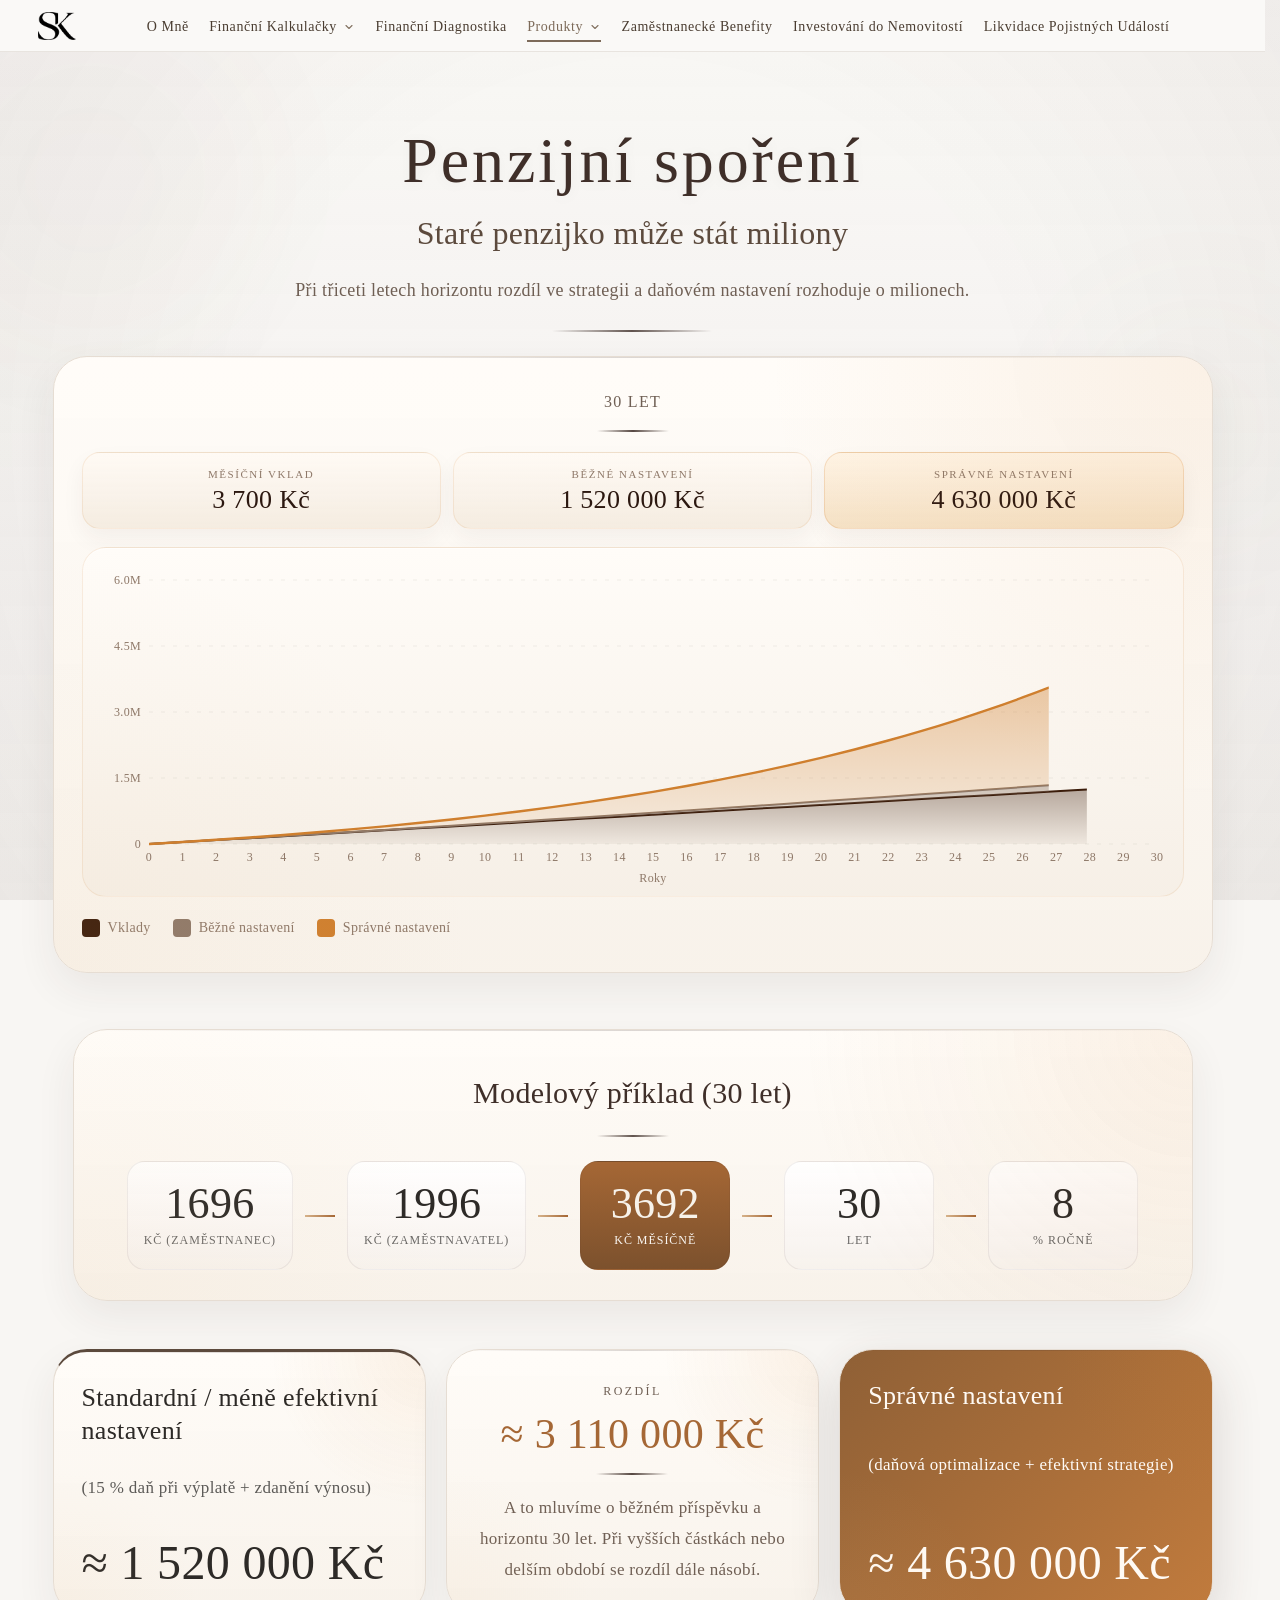
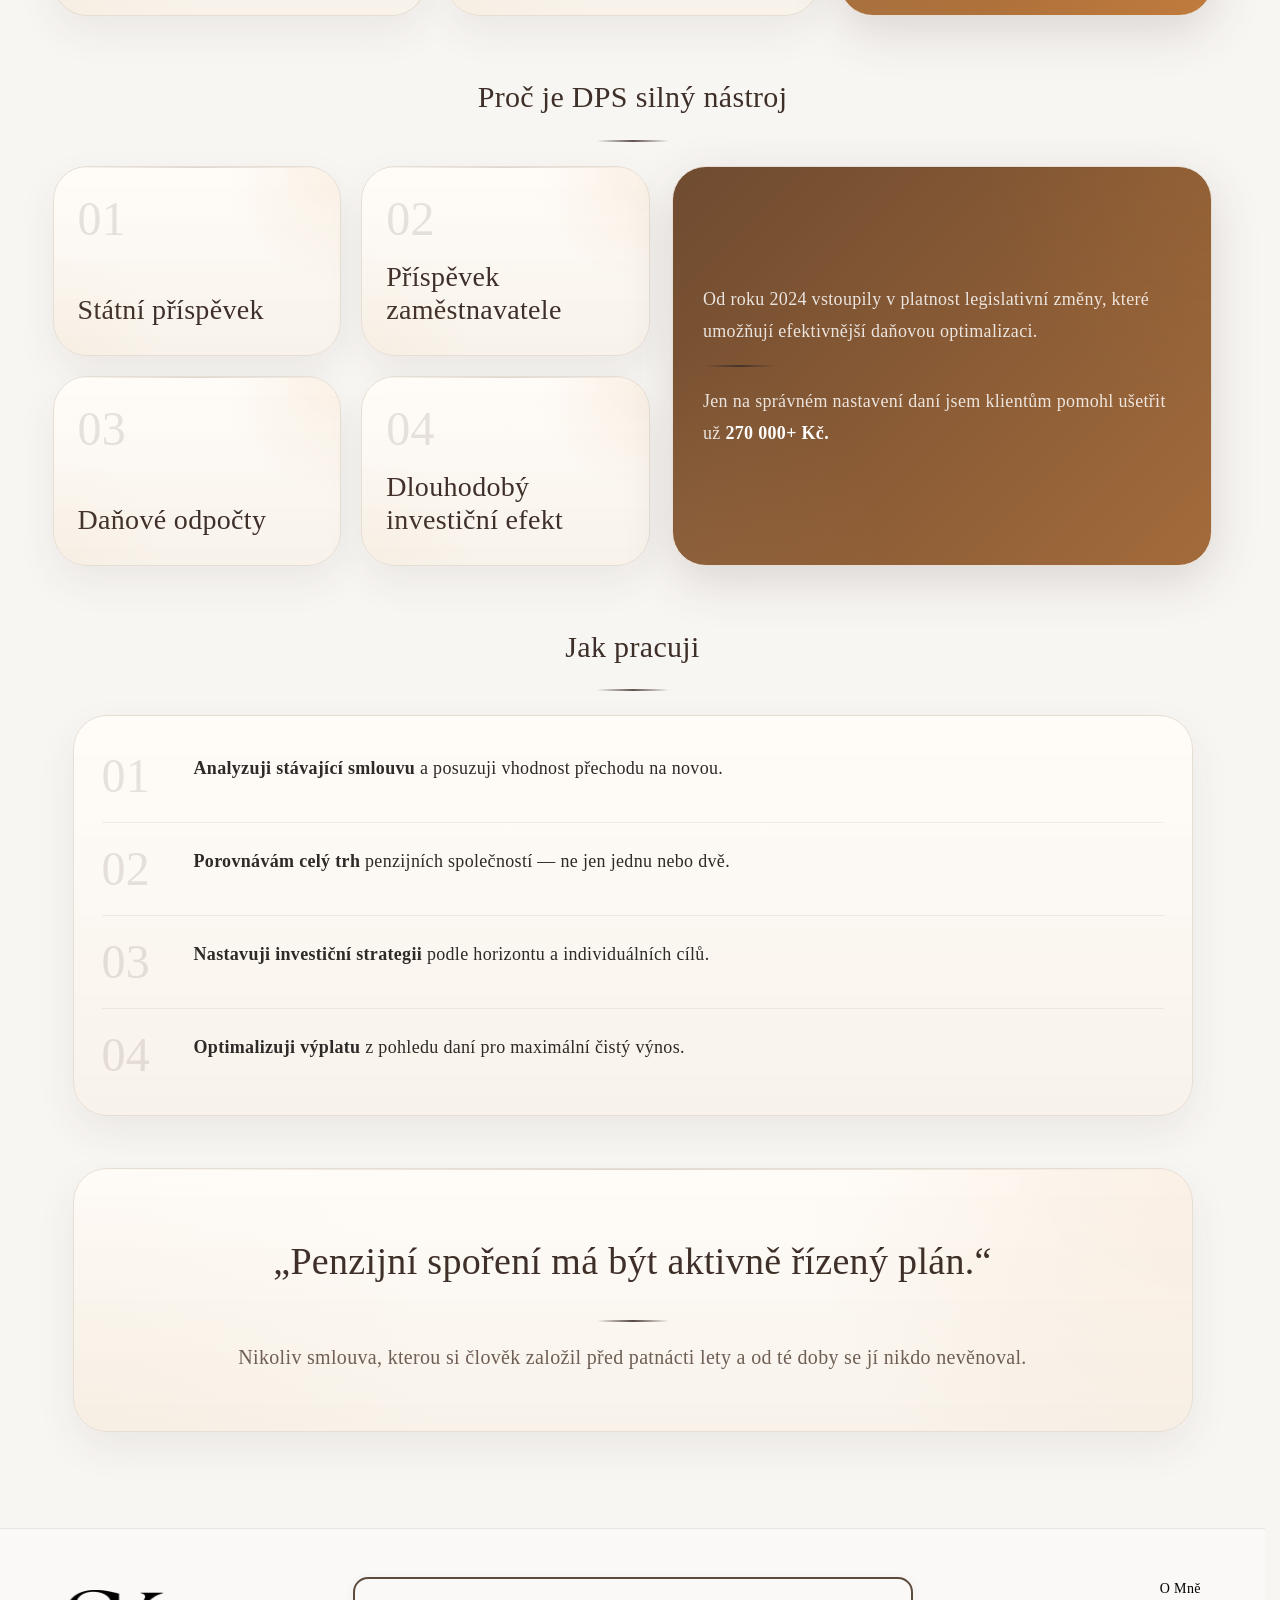
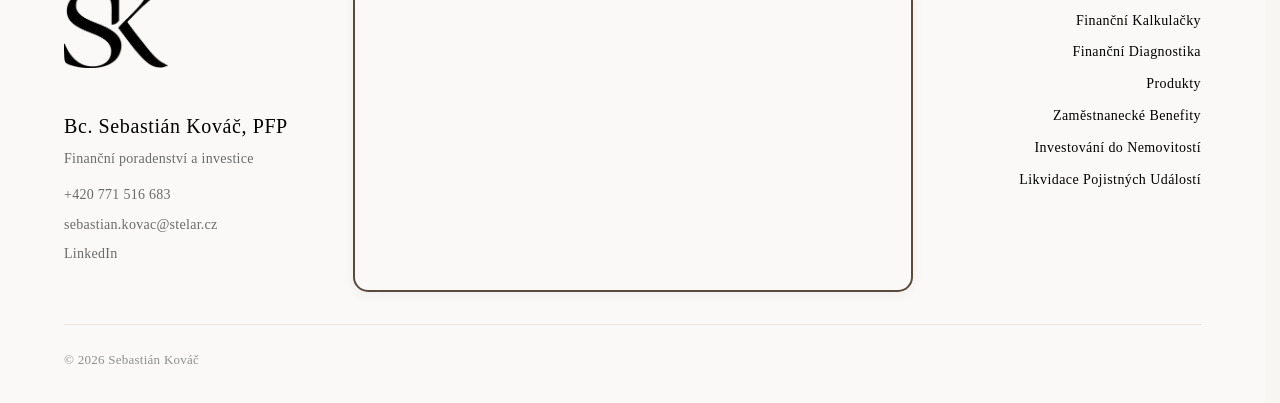
<file: produkty/penzijni-sporeni/index.html>
<!DOCTYPE html><html lang="cs"> <head><meta charset="utf-8"><meta name="viewport" content="width=device-width, initial-scale=1"><title>Penzijní spoření | Bc. Sebastián Kováč</title><meta name="description" content="Penzijní spoření a doplňkové penzijní spoření s příspěvkem státu i zaměstnavatele. Připravte se na důchod včas a s daňovou výhodou."><link rel="canonical" href="https://kovacsebastian.com/produkty/penzijni-sporeni"><!-- Open Graph --><meta property="og:type" content="website"><meta property="og:site_name" content="Bc. Sebastián Kováč"><meta property="og:title" content="Penzijní spoření | Bc. Sebastián Kováč"><meta property="og:description" content="Penzijní spoření a doplňkové penzijní spoření s příspěvkem státu i zaměstnavatele. Připravte se na důchod včas a s daňovou výhodou."><meta property="og:url" content="https://kovacsebastian.com/produkty/penzijni-sporeni"><meta property="og:image" content="https://kovacsebastian.com/omne.png"><meta property="og:locale" content="cs_CZ"><!-- Twitter --><meta name="twitter:card" content="summary_large_image"><meta name="twitter:title" content="Penzijní spoření | Bc. Sebastián Kováč"><meta name="twitter:description" content="Penzijní spoření a doplňkové penzijní spoření s příspěvkem státu i zaměstnavatele. Připravte se na důchod včas a s daňovou výhodou."><meta name="twitter:image" content="https://kovacsebastian.com/omne.png"><link rel="icon" href="/favicon.ico" sizes="any"><link rel="icon" type="image/svg+xml" href="/favicon.svg"><link rel="icon" type="image/png" sizes="96x96" href="/favicon-96x96.png"><link rel="apple-touch-icon" href="/apple-touch-icon.png"><link rel="manifest" href="/site.webmanifest"><script type="application/ld+json">{"@context":"https://schema.org","@type":"FinancialService","name":"Bc. Sebastián Kováč","description":"Finanční poradce v Brně — investice, penzijní spoření, úvěry, pojištění a dlouhodobá finanční strategie. Osobní přístup a transparentní poradenství po celém Česku.","url":"https://kovacsebastian.com/","image":"https://kovacsebastian.com/omne.png","email":"sebastian.kovac@stelar.cz","telephone":"+420771516683","areaServed":"CZ","address":{"@type":"PostalAddress","streetAddress":"Pražákova 1008/69","addressLocality":"Brno","postalCode":"639 00","addressCountry":"CZ"}}</script><!-- Google tag (gtag.js) --><script async src="https://www.googletagmanager.com/gtag/js?id=G-MT7EY1N8GN"></script><script>
      window.dataLayer = window.dataLayer || [];
      function gtag(){dataLayer.push(arguments);}
      gtag('js', new Date());
      gtag('config', 'G-MT7EY1N8GN');
    </script><link rel="stylesheet" href="/_astro/BaseLayout.DxZyio2D.css">
<link rel="stylesheet" href="/_astro/penzijni-sporeni.BckErq3G.css"></head> <body> <nav class="nav-embed" data-astro-cid-dmqpwcec> <a href="/" class="nav-logo" aria-label="Sebastián Kováč — Domů" data-astro-cid-dmqpwcec> <img src="/transpfavicon.png" alt="Sebastián Kováč" data-astro-cid-dmqpwcec> </a> <div class="nav-inner" data-astro-cid-dmqpwcec> <ul class="nav-links" data-astro-cid-dmqpwcec> <li data-astro-cid-dmqpwcec><a href="/" class="nav-link" data-astro-cid-dmqpwcec>O Mně</a></li> <li class="nav-dropdown-wrap" data-astro-cid-dmqpwcec> <button type="button" class="nav-link nav-trigger" aria-haspopup="true" data-astro-cid-dmqpwcec> <span class="trigger-label" data-astro-cid-dmqpwcec>Finanční Kalkulačky</span> <span class="caret-wrap" aria-hidden="true" data-astro-cid-dmqpwcec> <svg class="caret" width="12" height="12" viewBox="0 0 24 24" fill="none" data-astro-cid-dmqpwcec> <path d="M6 9l6 6 6-6" stroke="currentColor" stroke-width="2.25" stroke-linecap="round" stroke-linejoin="round" data-astro-cid-dmqpwcec></path> </svg> </span> </button> <div class="nav-dropdown" data-astro-cid-dmqpwcec> <a href="/financne-kalkulacky/investicna-kalkulacka" class="nav-dropdown-link" data-astro-cid-dmqpwcec>Kalkulačka Investic</a> <a href="/financne-kalkulacky/kolik-investovat-mesicne" class="nav-dropdown-link" data-astro-cid-dmqpwcec>Měsíční Investice pro Cíl</a> <a href="/financne-kalkulacky/kalkulacka-pro-rentu" class="nav-dropdown-link" data-astro-cid-dmqpwcec>Renta</a> <a href="/financne-kalkulacky/kalkulacka-inflace" class="nav-dropdown-link" data-astro-cid-dmqpwcec>Kalkulačka Inflace</a> </div> </li> <li data-astro-cid-dmqpwcec><a href="/financni-diagnostika" class="nav-link" data-astro-cid-dmqpwcec>Finanční Diagnostika</a></li> <li class="nav-dropdown-wrap" data-astro-cid-dmqpwcec> <button type="button" class="nav-link nav-trigger active" aria-haspopup="true" data-astro-cid-dmqpwcec> <span class="trigger-label" data-astro-cid-dmqpwcec>Produkty</span> <span class="caret-wrap" aria-hidden="true" data-astro-cid-dmqpwcec> <svg class="caret" width="12" height="12" viewBox="0 0 24 24" fill="none" data-astro-cid-dmqpwcec> <path d="M6 9l6 6 6-6" stroke="currentColor" stroke-width="2.25" stroke-linecap="round" stroke-linejoin="round" data-astro-cid-dmqpwcec></path> </svg> </span> </button> <div class="nav-dropdown" data-astro-cid-dmqpwcec> <a href="/produkty/investice" class="nav-dropdown-link" data-astro-cid-dmqpwcec>Investice</a> <a href="/produkty/penzijni-sporeni" class="nav-dropdown-link" data-astro-cid-dmqpwcec>Penzijní Spoření</a> <a href="/produkty/uvery" class="nav-dropdown-link" data-astro-cid-dmqpwcec>Úvěry</a> <a href="/produkty/pojisteni" class="nav-dropdown-link" data-astro-cid-dmqpwcec>Pojištění</a> </div> </li> <li data-astro-cid-dmqpwcec><a href="/zamestnanecke-benefity" class="nav-link" data-astro-cid-dmqpwcec>Zaměstnanecké Benefity</a></li> <li data-astro-cid-dmqpwcec><a href="/investovani-do-nemovitosti" class="nav-link" data-astro-cid-dmqpwcec>Investování do Nemovitostí</a></li> <li data-astro-cid-dmqpwcec><a href="/likvidace-pojistnych-udalosti" class="nav-link" data-astro-cid-dmqpwcec>Likvidace Pojistných Událostí</a></li> </ul> </div> <!-- Mobile center name — hidden on desktop --> <span class="nav-mobile-name" aria-hidden="true" data-astro-cid-dmqpwcec>Bc. Sebastián Kováč, PFP</span> <!-- Hamburger — mobile only --> <button class="nav-hamburger" id="navHamburger" aria-label="Otevřít menu" aria-expanded="false" aria-controls="mobOverlay" data-astro-cid-dmqpwcec> <span class="ham-bar" data-astro-cid-dmqpwcec></span> <span class="ham-bar" data-astro-cid-dmqpwcec></span> <span class="ham-bar" data-astro-cid-dmqpwcec></span> </button> </nav> <!-- ─── Mobile full-screen overlay ─── --> <div class="mob-overlay" id="mobOverlay" aria-hidden="true" role="dialog" aria-modal="true" aria-label="Hlavní navigace" data-astro-cid-dmqpwcec> <div class="mob-overlay-inner" data-astro-cid-dmqpwcec> <div class="mob-overlay-head" data-astro-cid-dmqpwcec> <a href="/" class="mob-logo" aria-label="Sebastián Kováč — Domů" data-astro-cid-dmqpwcec> <img src="/transpfavicon.png" alt="Sebastián Kováč" data-astro-cid-dmqpwcec> </a> <button class="mob-close" id="mobClose" aria-label="Zavřít menu" data-astro-cid-dmqpwcec> <svg width="20" height="20" viewBox="0 0 24 24" fill="none" data-astro-cid-dmqpwcec> <path d="M18 6L6 18M6 6l12 12" stroke="currentColor" stroke-width="2.2" stroke-linecap="round" data-astro-cid-dmqpwcec></path> </svg> </button> </div> <nav class="mob-nav" data-astro-cid-dmqpwcec> <ul class="mob-list" data-astro-cid-dmqpwcec> <li class="mob-item" style="--i:0" data-astro-cid-dmqpwcec> <a href="/" class="mob-link" data-astro-cid-dmqpwcec>O Mně</a> </li> <li class="mob-item mob-has-sub" style="--i:1" data-astro-cid-dmqpwcec> <button class="mob-link mob-trigger" aria-expanded="false" data-astro-cid-dmqpwcec> <span data-astro-cid-dmqpwcec>Finanční Kalkulačky</span> <svg class="mob-caret" width="16" height="16" viewBox="0 0 24 24" fill="none" data-astro-cid-dmqpwcec> <path d="M6 9l6 6 6-6" stroke="currentColor" stroke-width="2" stroke-linecap="round" stroke-linejoin="round" data-astro-cid-dmqpwcec></path> </svg> </button> <div class="mob-sub" data-astro-cid-dmqpwcec> <ul data-astro-cid-dmqpwcec> <li data-astro-cid-dmqpwcec><a href="/financne-kalkulacky/investicna-kalkulacka" class="mob-sub-link" data-astro-cid-dmqpwcec>Kalkulačka Investic</a></li> <li data-astro-cid-dmqpwcec><a href="/financne-kalkulacky/kolik-investovat-mesicne" class="mob-sub-link" data-astro-cid-dmqpwcec>Měsíční Investice pro Cíl</a></li> <li data-astro-cid-dmqpwcec><a href="/financne-kalkulacky/kalkulacka-pro-rentu" class="mob-sub-link" data-astro-cid-dmqpwcec>Renta</a></li> <li data-astro-cid-dmqpwcec><a href="/financne-kalkulacky/kalkulacka-inflace" class="mob-sub-link" data-astro-cid-dmqpwcec>Kalkulačka Inflace</a></li> </ul> </div> </li> <li class="mob-item" style="--i:2" data-astro-cid-dmqpwcec> <a href="/financni-diagnostika" class="mob-link" data-astro-cid-dmqpwcec>Finanční Diagnostika</a> </li> <li class="mob-item mob-has-sub" style="--i:3" data-astro-cid-dmqpwcec> <button class="mob-link mob-trigger active" aria-expanded="true" data-astro-cid-dmqpwcec> <span data-astro-cid-dmqpwcec>Produkty</span> <svg class="mob-caret" width="16" height="16" viewBox="0 0 24 24" fill="none" data-astro-cid-dmqpwcec> <path d="M6 9l6 6 6-6" stroke="currentColor" stroke-width="2" stroke-linecap="round" stroke-linejoin="round" data-astro-cid-dmqpwcec></path> </svg> </button> <div class="mob-sub open" data-astro-cid-dmqpwcec> <ul data-astro-cid-dmqpwcec> <li data-astro-cid-dmqpwcec><a href="/produkty/investice" class="mob-sub-link" data-astro-cid-dmqpwcec>Investice</a></li> <li data-astro-cid-dmqpwcec><a href="/produkty/penzijni-sporeni" class="mob-sub-link" data-astro-cid-dmqpwcec>Penzijní Spoření</a></li> <li data-astro-cid-dmqpwcec><a href="/produkty/uvery" class="mob-sub-link" data-astro-cid-dmqpwcec>Úvěry</a></li> <li data-astro-cid-dmqpwcec><a href="/produkty/pojisteni" class="mob-sub-link" data-astro-cid-dmqpwcec>Pojištění</a></li> </ul> </div> </li> <li class="mob-item" style="--i:4" data-astro-cid-dmqpwcec> <a href="/zamestnanecke-benefity" class="mob-link" data-astro-cid-dmqpwcec>Zaměstnanecké Benefity</a> </li> <li class="mob-item" style="--i:5" data-astro-cid-dmqpwcec> <a href="/investovani-do-nemovitosti" class="mob-link" data-astro-cid-dmqpwcec>Investování do Nemovitostí</a> </li> <li class="mob-item" style="--i:6" data-astro-cid-dmqpwcec> <a href="/likvidace-pojistnych-udalosti" class="mob-link" data-astro-cid-dmqpwcec>Likvidace Pojistných Událostí</a> </li> </ul> </nav> <footer class="mob-footer" data-astro-cid-dmqpwcec> <a href="tel:+420771516683" class="mob-footer-link" data-astro-cid-dmqpwcec>+420 771 516 683</a> <span class="mob-footer-sep" aria-hidden="true" data-astro-cid-dmqpwcec>·</span> <a href="mailto:sebastian.kovac@stelar.cz" class="mob-footer-link" data-astro-cid-dmqpwcec>sebastian.kovac@stelar.cz</a> </footer> </div> </div>  <script type="module">(()=>{const s=document.getElementById("navHamburger"),t=document.getElementById("mobOverlay");if(!s||!t)return;const u='a[href],button:not([disabled]),input,textarea,select,[tabindex]:not([tabindex="-1"])';function a(){return Array.from(t.querySelectorAll(u))}function c(){t.setAttribute("aria-hidden","false"),s.setAttribute("aria-expanded","true"),s.classList.add("open"),document.body.style.overflow="hidden",setTimeout(()=>{a()[0]?.focus()},60)}function o(){t.setAttribute("aria-hidden","true"),s.setAttribute("aria-expanded","false"),s.classList.remove("open"),document.body.style.overflow="",s.focus()}s.addEventListener("click",()=>{t.getAttribute("aria-hidden")==="false"?o():c()}),document.getElementById("mobClose")?.addEventListener("click",o),document.addEventListener("keydown",e=>{if(t.getAttribute("aria-hidden")!=="false")return;if(e.key==="Escape"){o();return}if(e.key!=="Tab")return;const n=a();if(!n.length)return;const r=n[0],i=n[n.length-1];e.shiftKey?document.activeElement===r&&(e.preventDefault(),i.focus()):document.activeElement===i&&(e.preventDefault(),r.focus())}),t.querySelectorAll(".mob-trigger").forEach(e=>{e.addEventListener("click",()=>{const n=e.nextElementSibling;if(!n)return;const r=n.classList.contains("open");t.querySelectorAll(".mob-sub.open").forEach(i=>{i.classList.remove("open"),i.previousElementSibling?.setAttribute("aria-expanded","false")}),r||(n.classList.add("open"),e.setAttribute("aria-expanded","true"))})})})();</script> <main>  <section class="pension-page" data-astro-cid-i7fwevie> <div class="bg-orbs" aria-hidden="true" data-astro-cid-i7fwevie> <span data-astro-cid-i7fwevie></span> <span data-astro-cid-i7fwevie></span> <span data-astro-cid-i7fwevie></span> <span data-astro-cid-i7fwevie></span> </div> <div class="bg-grid" aria-hidden="true" data-astro-cid-i7fwevie></div> <div class="bg-vignette" aria-hidden="true" data-astro-cid-i7fwevie></div> <div class="grain" aria-hidden="true" data-astro-cid-i7fwevie></div> <div class="page-wrap" data-astro-cid-i7fwevie> <div class="page-shell" data-astro-cid-i7fwevie> <section class="hero reveal" style="--delay:.04s;" data-reveal data-astro-cid-i7fwevie> <div class="hero-copy" data-astro-cid-i7fwevie> <h1 class="hero-title" data-astro-cid-i7fwevie>Penzijní spoření</h1> <p class="hero-lead" data-astro-cid-i7fwevie>Staré penzijko může stát miliony</p> <p class="hero-summary" data-astro-cid-i7fwevie> <span class="hero-summary-line" data-astro-cid-i7fwevie>Při třiceti letech horizontu rozdíl ve strategii a daňovém nastavení rozhoduje o milionech.</span> </p> <div class="hero-line" aria-hidden="true" data-astro-cid-i7fwevie></div> </div> <div class="hero-panel" id="heroPanel" data-astro-cid-i7fwevie> <div class="hero-panel-top" data-astro-cid-i7fwevie> <div class="hero-panel-label" data-astro-cid-i7fwevie>30 let</div> <div class="hero-panel-line" aria-hidden="true" data-astro-cid-i7fwevie></div> </div> <style>astro-island,astro-slot,astro-static-slot{display:contents}</style><script>(()=>{var e=async t=>{await(await t())()};(self.Astro||(self.Astro={})).load=e;window.dispatchEvent(new Event("astro:load"));})();</script><script>(()=>{var g=Object.defineProperty;var w=(c,s,d)=>s in c?g(c,s,{enumerable:!0,configurable:!0,writable:!0,value:d}):c[s]=d;var l=(c,s,d)=>w(c,typeof s!="symbol"?s+"":s,d);var E=new Set(["__proto__","constructor","prototype"]);{let c={0:t=>y(t),1:t=>d(t),2:t=>new RegExp(t),3:t=>new Date(t),4:t=>new Map(d(t)),5:t=>new Set(d(t)),6:t=>BigInt(t),7:t=>new URL(t),8:t=>new Uint8Array(t),9:t=>new Uint16Array(t),10:t=>new Uint32Array(t),11:t=>Number.POSITIVE_INFINITY*t},s=t=>{let[p,e]=t;return p in c?c[p](e):void 0},d=t=>t.map(s),y=t=>typeof t!="object"||t===null?t:Object.fromEntries(Object.entries(t).map(([p,e])=>[p,s(e)]));class f extends HTMLElement{constructor(){super(...arguments);l(this,"Component");l(this,"hydrator");l(this,"hydrate",async()=>{var b;if(!this.hydrator||!this.isConnected)return;let e=(b=this.parentElement)==null?void 0:b.closest("astro-island[ssr]");if(e){e.addEventListener("astro:hydrate",this.hydrate,{once:!0});return}let n=this.querySelectorAll("astro-slot"),r={},i=this.querySelectorAll("template[data-astro-template]");for(let o of i){let a=o.closest(this.tagName);a!=null&&a.isSameNode(this)&&(r[o.getAttribute("data-astro-template")||"default"]=o.innerHTML,o.remove())}for(let o of n){let a=o.closest(this.tagName);a!=null&&a.isSameNode(this)&&(r[o.getAttribute("name")||"default"]=o.innerHTML)}let u;try{u=this.hasAttribute("props")?y(JSON.parse(this.getAttribute("props"))):{}}catch(o){let a=this.getAttribute("component-url")||"<unknown>",v=this.getAttribute("component-export");throw v&&(a+=` (export ${v})`),console.error(`[hydrate] Error parsing props for component ${a}`,this.getAttribute("props"),o),o}let h;await this.hydrator(this)(this.Component,u,r,{client:this.getAttribute("client")}),this.removeAttribute("ssr"),this.dispatchEvent(new CustomEvent("astro:hydrate"))});l(this,"unmount",()=>{this.isConnected||this.dispatchEvent(new CustomEvent("astro:unmount"))})}disconnectedCallback(){document.removeEventListener("astro:after-swap",this.unmount),document.addEventListener("astro:after-swap",this.unmount,{once:!0})}connectedCallback(){if(!this.hasAttribute("await-children")||document.readyState==="interactive"||document.readyState==="complete")this.childrenConnectedCallback();else{let e=()=>{document.removeEventListener("DOMContentLoaded",e),n.disconnect(),this.childrenConnectedCallback()},n=new MutationObserver(()=>{var r;((r=this.lastChild)==null?void 0:r.nodeType)===Node.COMMENT_NODE&&this.lastChild.nodeValue==="astro:end"&&(this.lastChild.remove(),e())});n.observe(this,{childList:!0}),document.addEventListener("DOMContentLoaded",e)}}async childrenConnectedCallback(){let e=this.getAttribute("before-hydration-url");e&&await import(e),this.start()}getRetryImportUrl(e){let n=new URL(e,document.baseURI),r=`astro-retry=${Date.now()}`,i=n.hash.replace(/^#/,"");return n.hash=i?`${i}&${r}`:r,n.toString()}async importWithRetry(e){try{return await import(e)}catch(n){return await new Promise(r=>setTimeout(r,1e3)),import(this.getRetryImportUrl(e))}}handleHydrationError(e){let n=this.getAttribute("component-url"),r=new CustomEvent("astro:hydration-error",{cancelable:!0,bubbles:!0,composed:!0,detail:{error:e,componentUrl:n}});this.dispatchEvent(r)&&console.error(`[astro-island] Error hydrating ${n}`,e)}async start(){let e=JSON.parse(this.getAttribute("opts")),n=this.getAttribute("client");if(Astro[n]===void 0){window.addEventListener(`astro:${n}`,()=>this.start(),{once:!0});return}try{await Astro[n](async()=>{let r=this.getAttribute("renderer-url");try{let[i,{default:u}]=await Promise.all([this.importWithRetry(this.getAttribute("component-url")),r?this.importWithRetry(r):Promise.resolve({default:()=>()=>{}})]),h=this.getAttribute("component-export")||"default";if(h.includes(".")){this.Component=i;for(let m of h.split(".")){if(E.has(m)||!this.Component||typeof this.Component!="object"&&typeof this.Component!="function"||!Object.hasOwn(this.Component,m))throw new Error(`Invalid component export path: ${h}`);this.Component=this.Component[m]}}else{if(E.has(h))throw new Error(`Invalid component export path: ${h}`);this.Component=i[h]}return this.hydrator=u,this.hydrate}catch(i){return this.handleHydrationError(i),()=>{}}},e,this)}catch(r){this.handleHydrationError(r)}}attributeChangedCallback(){this.hydrate()}}l(f,"observedAttributes",["props"]),customElements.get("astro-island")||customElements.define("astro-island",f)}})();</script><astro-island uid="Z19HFa4" prefix="r1" component-url="/_astro/PensionComparisonChart.C4eYIQ27.js" component-export="default" renderer-url="/_astro/client.Cx_LZnym.js" props="{&quot;data-astro-cid-i7fwevie&quot;:[0,true]}" ssr client="load" opts="{&quot;name&quot;:&quot;PensionComparisonChart&quot;,&quot;value&quot;:true}" await-children><div class="pension-compare-chart"><div class="pension-chart-summary"><div class="pension-chart-pill"><span class="pension-chart-pill__label">Měsíční vklad</span><strong>3 700 Kč</strong></div><div class="pension-chart-pill"><span class="pension-chart-pill__label">Běžné nastavení</span><strong>1 520 000 Kč</strong></div><div class="pension-chart-pill pension-chart-pill--accent"><span class="pension-chart-pill__label">Správné nastavení</span><strong>4 630 000 Kč</strong></div></div><div class="pension-chart-canvas"><div class="recharts-responsive-container" style="width:100%;height:320px;min-width:0"><div style="width:0;overflow-x:visible"></div></div></div><div class="pension-chart-legend"><div class="pension-chart-legend__item"><span class="pension-chart-legend__swatch pension-chart-legend__swatch--contrib"></span><span>Vklady</span></div><div class="pension-chart-legend__item"><span class="pension-chart-legend__swatch pension-chart-legend__swatch--standard"></span><span>Běžné nastavení</span></div><div class="pension-chart-legend__item"><span class="pension-chart-legend__swatch pension-chart-legend__swatch--optimal"></span><span>Správné nastavení</span></div></div><style>
        .pension-compare-chart {
          display: grid;
          gap: 18px;
        }

        .pension-chart-summary {
          display: grid;
          grid-template-columns: repeat(3, minmax(0, 1fr));
          gap: 12px;
        }

        .pension-chart-pill {
          display: grid;
          gap: 4px;
          padding: 14px 16px;
          border-radius: 18px;
          background: linear-gradient(180deg, rgba(255,250,244,0.98), rgba(244,235,224,0.94));
          border: 1px solid rgba(207,127,46,0.12);
          box-shadow: 0 10px 22px rgba(61,44,41,0.05);
        }

        .pension-chart-pill--accent {
          background: linear-gradient(180deg, rgba(255,244,229,0.98), rgba(244,223,194,0.94));
          border-color: rgba(207,127,46,0.2);
        }

        .pension-chart-pill__label {
          font-size: 11px;
          line-height: 1.35;
          letter-spacing: 0.14em;
          text-transform: uppercase;
          color: #8e7868;
        }

        .pension-chart-pill strong {
          font-size: 26px;
          line-height: 1.08;
          font-weight: 400;
          color: #2c1810;
        }

        .pension-chart-canvas {
          border-radius: 24px;
          border: 1px solid rgba(207,127,46,0.12);
          background: linear-gradient(180deg, rgba(255,252,248,0.98), rgba(246,239,230,0.98));
          padding: 20px 16px 8px;
          box-shadow: inset 0 1px 0 rgba(255,255,255,0.8);
        }

        .pension-chart-legend {
          display: flex;
          flex-wrap: wrap;
          gap: 14px 22px;
          align-items: center;
          font-size: 14px;
          color: #8e7868;
        }

        .pension-chart-legend__item {
          display: inline-flex;
          align-items: center;
          gap: 8px;
        }

        .pension-chart-legend__swatch {
          width: 18px;
          height: 18px;
          border-radius: 4px;
          display: inline-block;
        }

        .pension-chart-legend__swatch--contrib { background: #3b1c0a; }
        .pension-chart-legend__swatch--standard { background: #8e7868; }
        .pension-chart-legend__swatch--optimal { background: #cf7f2e; }

        @media (max-width: 768px) {
          .pension-chart-summary {
            grid-template-columns: 1fr;
          }

          .pension-chart-pill strong {
            font-size: 22px;
          }

          .pension-chart-canvas {
            padding: 14px 10px 2px;
            border-radius: 18px;
          }

          .pension-chart-legend {
            gap: 10px 14px;
            font-size: 13px;
          }
        }
      </style></div><!--astro:end--></astro-island> <div class="hero-chart-legend" data-astro-cid-i7fwevie> <div class="hero-legend-item" data-astro-cid-i7fwevie> <span class="hero-legend-swatch hero-legend-swatch--base" data-astro-cid-i7fwevie></span> <span data-astro-cid-i7fwevie>běžné nastavení</span> </div> <div class="hero-legend-item" data-astro-cid-i7fwevie> <span class="hero-legend-swatch hero-legend-swatch--good" data-astro-cid-i7fwevie></span> <span data-astro-cid-i7fwevie>správné nastavení</span> </div> </div> <div class="hero-metrics" data-astro-cid-i7fwevie> <article class="hero-metric" data-astro-cid-i7fwevie> <span data-astro-cid-i7fwevie>Zaměstnanec</span> <strong data-astro-cid-i7fwevie>1 700 Kč</strong> </article> <article class="hero-metric" data-astro-cid-i7fwevie> <span data-astro-cid-i7fwevie>Zaměstnavatel</span> <strong data-astro-cid-i7fwevie>2 000 Kč</strong> </article> <article class="hero-metric" data-astro-cid-i7fwevie> <span data-astro-cid-i7fwevie>Měsíčně</span> <strong data-astro-cid-i7fwevie>3 700 Kč</strong> </article> <article class="hero-metric" data-astro-cid-i7fwevie> <span data-astro-cid-i7fwevie>Ročně</span> <strong data-astro-cid-i7fwevie>8 %</strong> </article> </div> </div> </section> <section class="flow-card reveal" style="--delay:.10s;" data-reveal data-astro-cid-i7fwevie> <div class="section-heading" data-astro-cid-i7fwevie> <div class="section-heading-title" data-astro-cid-i7fwevie>Modelový příklad (30 let)</div> <div class="section-heading-line" data-astro-cid-i7fwevie></div> </div> <div class="flow-track" data-astro-cid-i7fwevie> <article class="flow-step" data-astro-cid-i7fwevie> <span class="flow-number" data-count="1700" data-astro-cid-i7fwevie>1700</span> <span class="flow-text" data-astro-cid-i7fwevie>Kč (zaměstnanec)</span> </article> <div class="flow-arrow" aria-hidden="true" data-astro-cid-i7fwevie></div> <article class="flow-step" data-astro-cid-i7fwevie> <span class="flow-number" data-count="2000" data-astro-cid-i7fwevie>2000</span> <span class="flow-text" data-astro-cid-i7fwevie>Kč (zaměstnavatel)</span> </article> <div class="flow-arrow" aria-hidden="true" data-astro-cid-i7fwevie></div> <article class="flow-step flow-step-strong" data-astro-cid-i7fwevie> <span class="flow-number" data-count="3700" data-astro-cid-i7fwevie>3700</span> <span class="flow-text" data-astro-cid-i7fwevie>Kč měsíčně</span> </article> <div class="flow-arrow" aria-hidden="true" data-astro-cid-i7fwevie></div> <article class="flow-step" data-astro-cid-i7fwevie> <span class="flow-number" data-count="30" data-astro-cid-i7fwevie>30</span> <span class="flow-text" data-astro-cid-i7fwevie>let</span> </article> <div class="flow-arrow" aria-hidden="true" data-astro-cid-i7fwevie></div> <article class="flow-step" data-astro-cid-i7fwevie> <span class="flow-number" data-count="8" data-astro-cid-i7fwevie>8</span> <span class="flow-text" data-astro-cid-i7fwevie>% ročně</span> </article> </div> </section> <section class="comparison reveal" style="--delay:.16s;" data-reveal data-astro-cid-i7fwevie> <div class="compare-card compare-card-soft" data-astro-cid-i7fwevie> <div class="compare-heading" data-astro-cid-i7fwevie>Standardní / méně efektivní nastavení</div> <div class="compare-note" data-astro-cid-i7fwevie>(15 % daň při výplatě + zdanění výnosu)</div> <div class="compare-value" data-astro-cid-i7fwevie>≈ 1 520 000 Kč</div> </div> <div class="compare-center" data-astro-cid-i7fwevie> <div class="compare-difference" data-astro-cid-i7fwevie> <span data-astro-cid-i7fwevie>Rozdíl</span> <strong data-astro-cid-i7fwevie>≈ 3 110 000 Kč</strong> </div> <div class="compare-center-line" aria-hidden="true" data-astro-cid-i7fwevie></div> <p class="compare-copy" data-astro-cid-i7fwevie>
A to mluvíme o běžném příspěvku a horizontu 30 let. Při vyšších částkách nebo delším období se rozdíl dále násobí.
</p> </div> <div class="compare-card compare-card-strong" data-astro-cid-i7fwevie> <div class="compare-heading" data-astro-cid-i7fwevie>Správné nastavení</div> <div class="compare-note" data-astro-cid-i7fwevie>(daňová optimalizace + efektivní strategie)</div> <div class="compare-value" data-astro-cid-i7fwevie>≈ 4 630 000 Kč</div> </div> </section> <section class="strengths reveal" style="--delay:.22s;" data-reveal data-astro-cid-i7fwevie> <div class="section-heading" data-astro-cid-i7fwevie> <div class="section-heading-title" data-astro-cid-i7fwevie>Proč je DPS silný nástroj</div> <div class="section-heading-line" data-astro-cid-i7fwevie></div> </div> <div class="strength-layout" data-astro-cid-i7fwevie> <div class="strength-grid" data-astro-cid-i7fwevie> <article class="strength-card" data-astro-cid-i7fwevie> <span data-astro-cid-i7fwevie>01</span> <h2 data-astro-cid-i7fwevie>Státní příspěvek</h2> </article> <article class="strength-card" data-astro-cid-i7fwevie> <span data-astro-cid-i7fwevie>02</span> <h2 data-astro-cid-i7fwevie>Příspěvek zaměstnavatele</h2> </article> <article class="strength-card" data-astro-cid-i7fwevie> <span data-astro-cid-i7fwevie>03</span> <h2 data-astro-cid-i7fwevie>Daňové odpočty</h2> </article> <article class="strength-card" data-astro-cid-i7fwevie> <span data-astro-cid-i7fwevie>04</span> <h2 data-astro-cid-i7fwevie>Dlouhodobý investiční efekt</h2> </article> </div> <aside class="legislative-note" data-astro-cid-i7fwevie> <p data-astro-cid-i7fwevie>
Od roku 2024 vstoupily v platnost legislativní změny, které umožňují efektivnější daňovou optimalizaci.
</p> <div class="legislative-line" aria-hidden="true" data-astro-cid-i7fwevie></div> <p data-astro-cid-i7fwevie>Jen na správném nastavení daní jsem klientům pomohl ušetřit už <strong data-astro-cid-i7fwevie>270 000+ Kč.</strong></p> </aside> </div> </section> <section class="process reveal" style="--delay:.28s;" data-reveal data-astro-cid-i7fwevie> <div class="section-heading" data-astro-cid-i7fwevie> <div class="section-heading-title" data-astro-cid-i7fwevie>Jak pracuji</div> <div class="section-heading-line" data-astro-cid-i7fwevie></div> </div> <div class="process-board" data-astro-cid-i7fwevie> <article class="process-step" data-astro-cid-i7fwevie> <div class="process-index" data-astro-cid-i7fwevie>01</div> <p data-astro-cid-i7fwevie><strong data-astro-cid-i7fwevie>Analyzuji stávající smlouvu</strong> a posuzuji vhodnost přechodu na novou.</p> </article> <article class="process-step" data-astro-cid-i7fwevie> <div class="process-index" data-astro-cid-i7fwevie>02</div> <p data-astro-cid-i7fwevie><strong data-astro-cid-i7fwevie>Porovnávám celý trh</strong> penzijních společností — ne jen jednu nebo dvě.</p> </article> <article class="process-step" data-astro-cid-i7fwevie> <div class="process-index" data-astro-cid-i7fwevie>03</div> <p data-astro-cid-i7fwevie><strong data-astro-cid-i7fwevie>Nastavuji investiční strategii</strong> podle horizontu a individuálních cílů.</p> </article> <article class="process-step" data-astro-cid-i7fwevie> <div class="process-index" data-astro-cid-i7fwevie>04</div> <p data-astro-cid-i7fwevie><strong data-astro-cid-i7fwevie>Optimalizuji výplatu</strong> z pohledu daní pro maximální čistý výnos.</p> </article> </div> </section> <section class="closing reveal" style="--delay:.34s;" data-reveal data-astro-cid-i7fwevie> <div class="quote-panel" data-astro-cid-i7fwevie> <h2 class="quote-title" data-astro-cid-i7fwevie>„Penzijní spoření má být aktivně řízený plán.“</h2> <div class="quote-line" data-astro-cid-i7fwevie></div> <div class="quote-subtitle" data-astro-cid-i7fwevie>
Nikoliv smlouva, kterou si člověk založil před patnácti lety a od té doby se jí nikdo nevěnoval.
</div> </div> </section> </div> </div> </section>  <script>
    (() => {
      const root = document.querySelector('.pension-page');
      if (!root) return;

      const revealItems = root.querySelectorAll('[data-reveal]');
      const counters = root.querySelectorAll('.flow-number[data-count]');
      const flowArrows = root.querySelectorAll('.flow-arrow');
      const heroPanel = root.querySelector('#heroPanel');
      const orbNodes = root.querySelectorAll('.bg-orbs span');

      function animateCounter(element) {
        if (!(element instanceof HTMLElement)) return;
        const target = Number(element.getAttribute('data-count') || 0);
        const duration = target >= 1000 ? 1500 : 1100;
        const start = performance.now();

        function frame(now) {
          const progress = Math.min((now - start) / duration, 1);
          const ease = 1 - Math.pow(1 - progress, 4);
          element.textContent = String(Math.floor(ease * target));
          if (progress < 1) requestAnimationFrame(frame);
        }

        requestAnimationFrame(frame);
      }

      function initReveal() {
        const observer = new IntersectionObserver(
          (entries) => {
            entries.forEach((entry) => {
              if (entry.isIntersecting) {
                entry.target.classList.add('is-visible');
                observer.unobserve(entry.target);
              }
            });
          },
          { threshold: 0.14, rootMargin: '0px 0px -40px 0px' }
        );

        revealItems.forEach((item) => observer.observe(item));
      }

      function initCounters() {
        const observer = new IntersectionObserver(
          (entries) => {
            entries.forEach((entry) => {
              if (!entry.isIntersecting) return;
              animateCounter(entry.target);
              observer.unobserve(entry.target);
            });
          },
          { threshold: 0.45 }
        );

        counters.forEach((item) => observer.observe(item));
      }

      function initFlowArrows() {
        flowArrows.forEach((arrow, index) => {
          window.setTimeout(() => {
            arrow.classList.add('is-visible');
          }, 260 + index * 120);
        });
      }

      if (heroPanel instanceof HTMLElement && !window.matchMedia('(prefers-reduced-motion: reduce)').matches) {
        heroPanel.addEventListener('pointermove', (event) => {
          const rect = heroPanel.getBoundingClientRect();
          const x = (event.clientX - rect.left) / rect.width - 0.5;
          const y = (event.clientY - rect.top) / rect.height - 0.5;
          heroPanel.style.transform = `translateY(-8px) perspective(1200px) rotateX(${(-y * 3.5).toFixed(2)}deg) rotateY(${(x * 5.2).toFixed(2)}deg)`;
        });

        heroPanel.addEventListener('pointerleave', () => {
          heroPanel.style.transform = '';
        });

        let frame = 0;
        window.addEventListener('pointermove', (event) => {
          cancelAnimationFrame(frame);
          frame = requestAnimationFrame(() => {
            const x = event.clientX / window.innerWidth - 0.5;
            const y = event.clientY / window.innerHeight - 0.5;
            orbNodes.forEach((node, index) => {
              if (!(node instanceof HTMLElement)) return;
              const factor = (index + 1) * 12;
              node.style.transform = `translate(${x * factor}px, ${y * factor}px)`;
            });
          });
        }, { passive: true });
      }

      initReveal();
      initCounters();
      initFlowArrows();
    })();
  </script>  </main> <footer class="footer-embed" data-astro-cid-sz7xmlte> <div class="footer-inner" data-astro-cid-sz7xmlte> <div class="footer-row" data-astro-cid-sz7xmlte> <div class="footer-main" data-astro-cid-sz7xmlte> <a href="/" class="footer-logo-link" aria-label="Domů" data-astro-cid-sz7xmlte> <img src="/transpfavicon.png" alt="Sebastián Kováč" class="footer-logo" data-astro-cid-sz7xmlte> </a> <div class="footer-name" data-astro-cid-sz7xmlte>Bc. Sebastián Kováč, PFP</div> <div class="footer-tagline" data-astro-cid-sz7xmlte>Finanční poradenství a investice</div> <div class="footer-contact" data-astro-cid-sz7xmlte> <a href="tel:+420771516683" class="footer-contact-link" data-astro-cid-sz7xmlte>+420 771 516 683</a> <a href="mailto:sebastian.kovac@stelar.cz" class="footer-contact-link" data-astro-cid-sz7xmlte>sebastian.kovac@stelar.cz</a> <a href="https://www.linkedin.com/in/sebasti%C3%A1n-kov%C3%A1%C4%8D-pfp" class="footer-contact-link" target="_blank" rel="noopener noreferrer" data-astro-cid-sz7xmlte>LinkedIn</a> </div> </div> <div class="footer-map-wrap" data-astro-cid-sz7xmlte> <iframe src="https://www.google.com/maps/embed?pb=!1m18!1m12!1m3!1d652.0728525897156!2d16.605030069661147!3d49.17605667494077!2m3!1f0!2f0!3f0!3m2!1i1024!2i768!4f13.1!3m3!1m2!1s0x47129507feac52ad%3A0x5b858fd3dbffa63!2sPra%C5%BE%C3%A1kova%201008%2F69%2C%20639%2000%20Brno-jih%2C%20Czechia!5e0!3m2!1sen!2ses!4v1772108890025!5m2!1sen!2ses" width="600" height="450" allowfullscreen="" loading="lazy" referrerpolicy="no-referrer-when-downgrade" title="Mapa - Pražákova 1008/69, Brno" data-astro-cid-sz7xmlte></iframe> </div> <nav class="footer-links" data-astro-cid-sz7xmlte> <a href="/" class="footer-link" data-astro-cid-sz7xmlte>O Mně</a> <a href="/financne-kalkulacky/investicna-kalkulacka" class="footer-link" data-astro-cid-sz7xmlte>Finanční Kalkulačky</a> <a href="/financni-diagnostika" class="footer-link" data-astro-cid-sz7xmlte>Finanční Diagnostika</a> <a href="/produkty/investice" class="footer-link" data-astro-cid-sz7xmlte>Produkty</a> <a href="/zamestnanecke-benefity" class="footer-link" data-astro-cid-sz7xmlte>Zaměstnanecké Benefity</a> <a href="/investovani-do-nemovitosti" class="footer-link" data-astro-cid-sz7xmlte>Investování do Nemovitostí</a> <a href="/likvidace-pojistnych-udalosti" class="footer-link" data-astro-cid-sz7xmlte>Likvidace Pojistných Událostí</a> </nav> </div> <div class="footer-bottom" data-astro-cid-sz7xmlte> <div class="footer-copy" data-astro-cid-sz7xmlte>© <span id="footer-year" data-astro-cid-sz7xmlte></span> Sebastián Kováč</div> </div> </div> </footer> <script type="module">(function(){var e=document.getElementById("footer-year");e&&(e.textContent=String(new Date().getFullYear()))})();</script> </body></html>
</file>
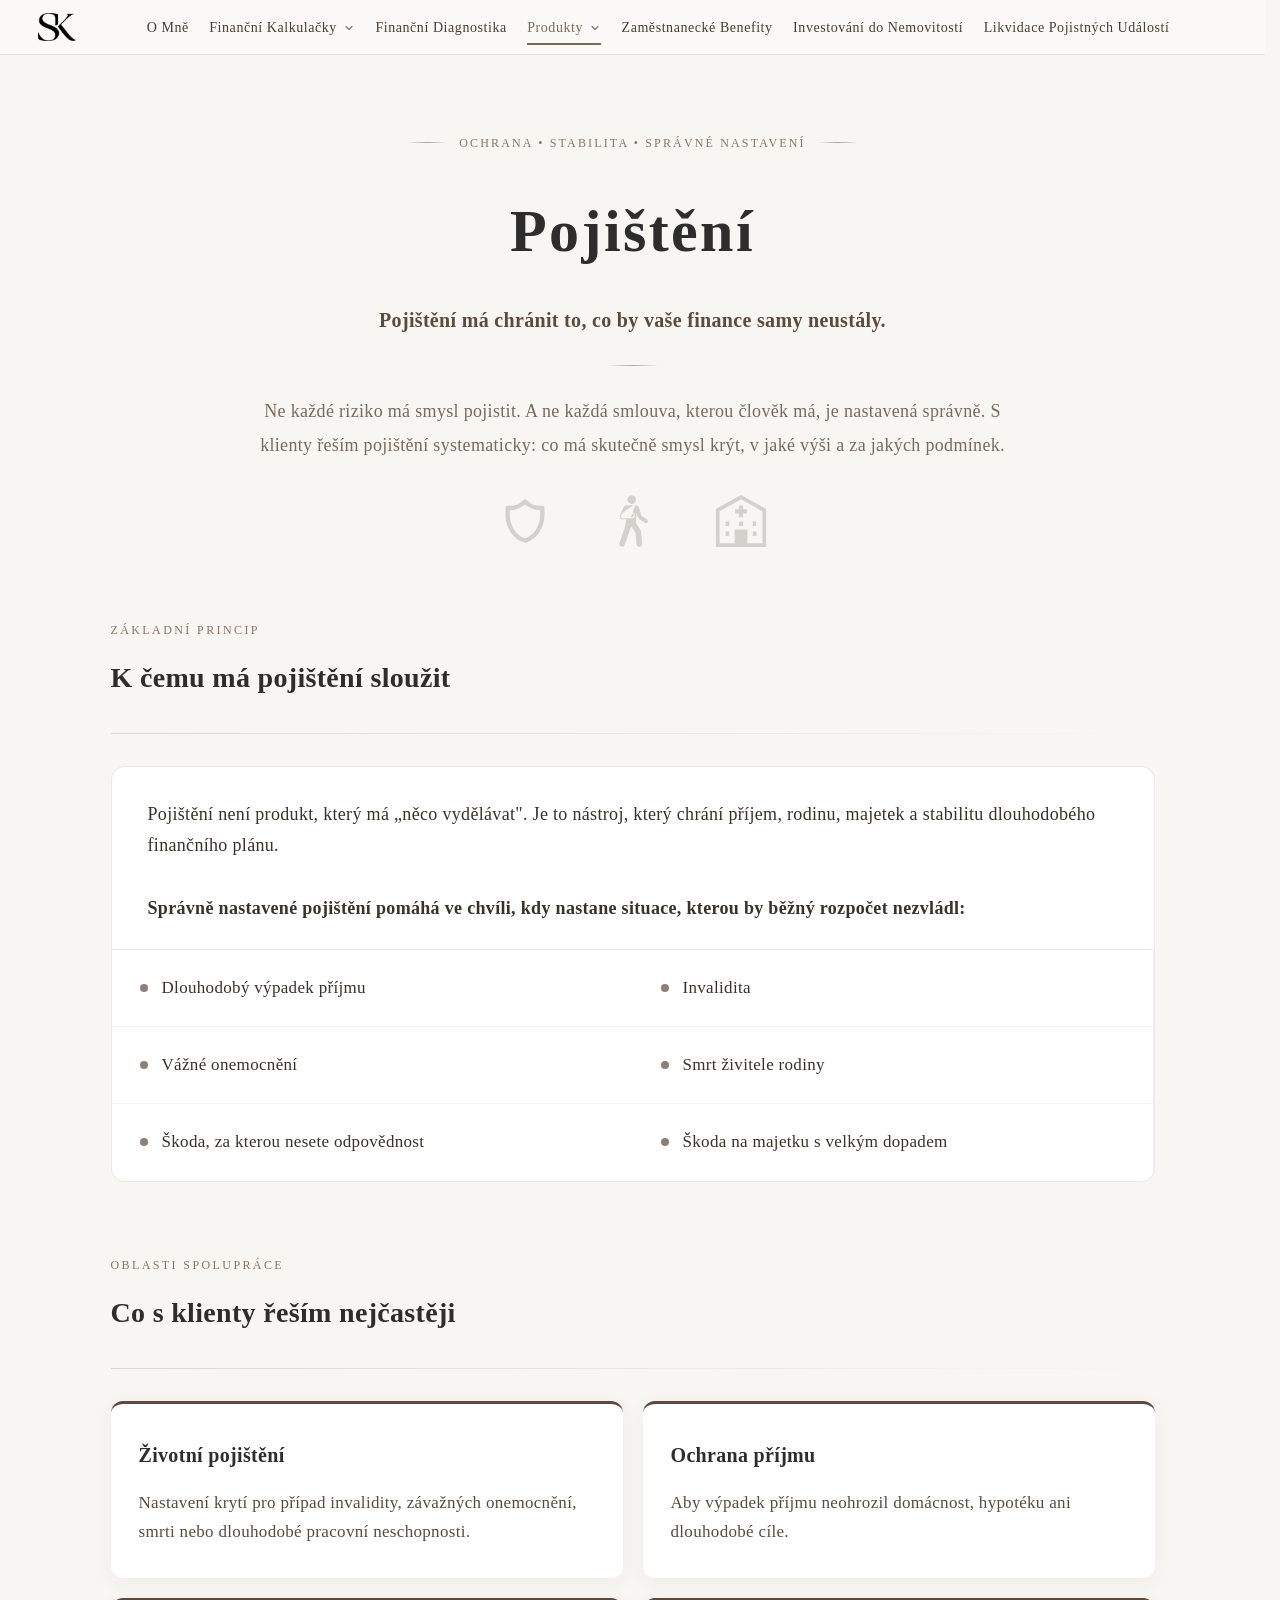
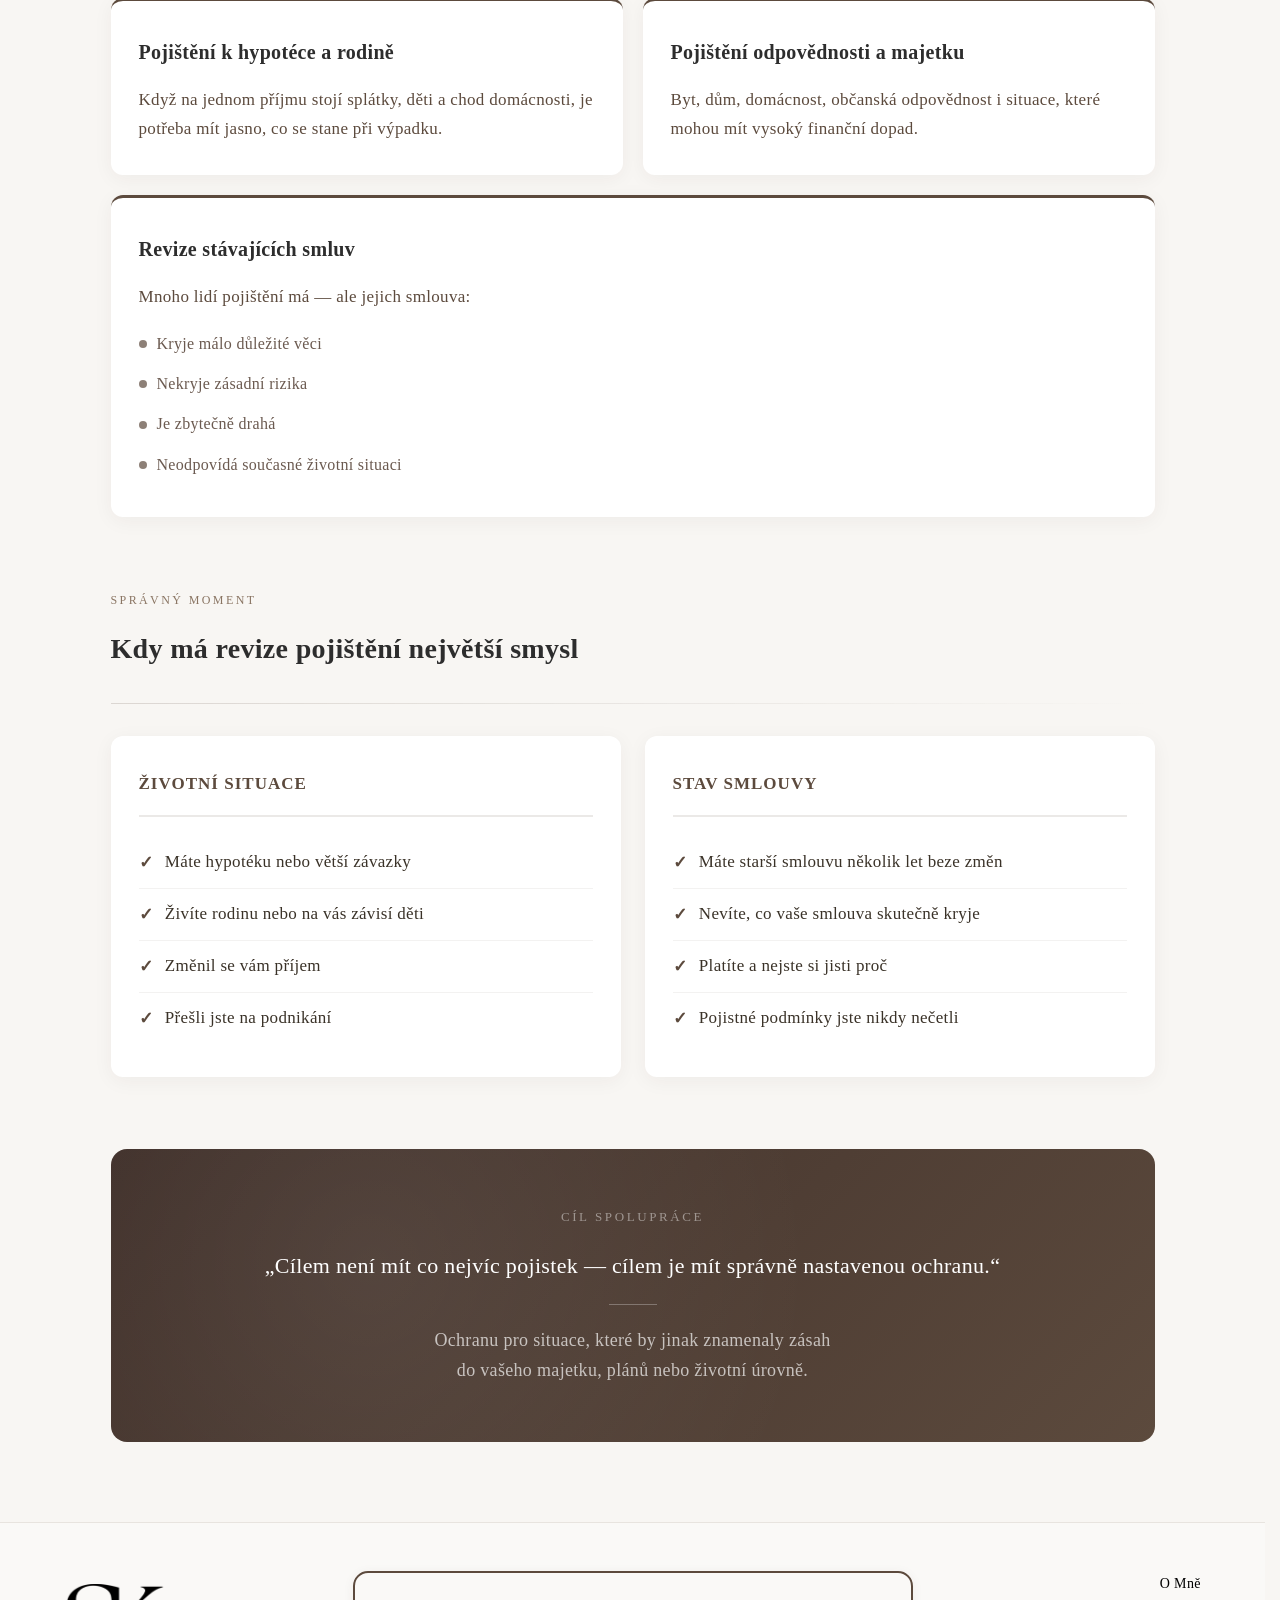
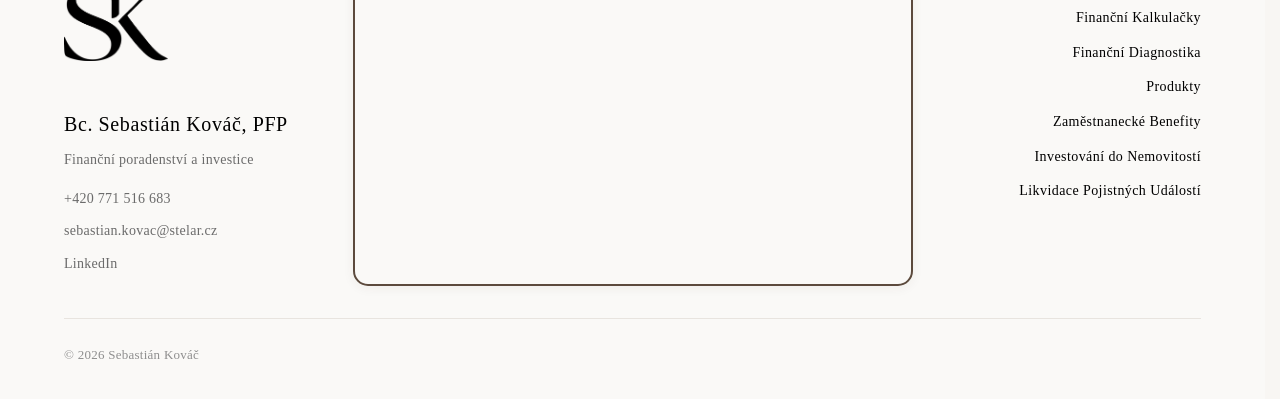
<file: produkty/pojisteni/index.html>
<!DOCTYPE html><html lang="cs"> <head><meta charset="utf-8"><meta name="viewport" content="width=device-width, initial-scale=1"><title>Pojištění | Bc. Sebastián Kováč</title><meta name="description" content="Životní, majetkové i odpovědnostní pojištění. Nastavím krytí tak, aby chránilo vás i vaši rodinu bez zbytečných nákladů."><link rel="canonical" href="https://kovacsebastian.com/produkty/pojisteni"><!-- Open Graph --><meta property="og:type" content="website"><meta property="og:site_name" content="Bc. Sebastián Kováč"><meta property="og:title" content="Pojištění | Bc. Sebastián Kováč"><meta property="og:description" content="Životní, majetkové i odpovědnostní pojištění. Nastavím krytí tak, aby chránilo vás i vaši rodinu bez zbytečných nákladů."><meta property="og:url" content="https://kovacsebastian.com/produkty/pojisteni"><meta property="og:image" content="https://kovacsebastian.com/omne.png"><meta property="og:locale" content="cs_CZ"><!-- Twitter --><meta name="twitter:card" content="summary_large_image"><meta name="twitter:title" content="Pojištění | Bc. Sebastián Kováč"><meta name="twitter:description" content="Životní, majetkové i odpovědnostní pojištění. Nastavím krytí tak, aby chránilo vás i vaši rodinu bez zbytečných nákladů."><meta name="twitter:image" content="https://kovacsebastian.com/omne.png"><link rel="icon" href="/favicon.ico" sizes="any"><link rel="icon" type="image/svg+xml" href="/favicon.svg"><link rel="icon" type="image/png" sizes="96x96" href="/favicon-96x96.png"><link rel="apple-touch-icon" href="/apple-touch-icon.png"><link rel="manifest" href="/site.webmanifest"><script type="application/ld+json">{"@context":"https://schema.org","@type":"FinancialService","name":"Bc. Sebastián Kováč","description":"Finanční poradce v Brně — investice, penzijní spoření, úvěry, pojištění a dlouhodobá finanční strategie. Osobní přístup a transparentní poradenství po celém Česku.","url":"https://kovacsebastian.com/","image":"https://kovacsebastian.com/omne.png","email":"sebastian.kovac@stelar.cz","telephone":"+420771516683","areaServed":"CZ","address":{"@type":"PostalAddress","streetAddress":"Pražákova 1008/69","addressLocality":"Brno","postalCode":"639 00","addressCountry":"CZ"}}</script><!-- Google tag (gtag.js) --><script async src="https://www.googletagmanager.com/gtag/js?id=G-MT7EY1N8GN"></script><script>
      window.dataLayer = window.dataLayer || [];
      function gtag(){dataLayer.push(arguments);}
      gtag('js', new Date());
      gtag('config', 'G-MT7EY1N8GN');
    </script><link rel="stylesheet" href="/_astro/BaseLayout.DxZyio2D.css"></head> <body> <nav class="nav-embed" data-astro-cid-dmqpwcec> <a href="/" class="nav-logo" aria-label="Sebastián Kováč — Domů" data-astro-cid-dmqpwcec> <img src="/transpfavicon.png" alt="Sebastián Kováč" data-astro-cid-dmqpwcec> </a> <div class="nav-inner" data-astro-cid-dmqpwcec> <ul class="nav-links" data-astro-cid-dmqpwcec> <li data-astro-cid-dmqpwcec><a href="/" class="nav-link" data-astro-cid-dmqpwcec>O Mně</a></li> <li class="nav-dropdown-wrap" data-astro-cid-dmqpwcec> <button type="button" class="nav-link nav-trigger" aria-haspopup="true" data-astro-cid-dmqpwcec> <span class="trigger-label" data-astro-cid-dmqpwcec>Finanční Kalkulačky</span> <span class="caret-wrap" aria-hidden="true" data-astro-cid-dmqpwcec> <svg class="caret" width="12" height="12" viewBox="0 0 24 24" fill="none" data-astro-cid-dmqpwcec> <path d="M6 9l6 6 6-6" stroke="currentColor" stroke-width="2.25" stroke-linecap="round" stroke-linejoin="round" data-astro-cid-dmqpwcec></path> </svg> </span> </button> <div class="nav-dropdown" data-astro-cid-dmqpwcec> <a href="/financne-kalkulacky/investicna-kalkulacka" class="nav-dropdown-link" data-astro-cid-dmqpwcec>Kalkulačka Investic</a> <a href="/financne-kalkulacky/kolik-investovat-mesicne" class="nav-dropdown-link" data-astro-cid-dmqpwcec>Měsíční Investice pro Cíl</a> <a href="/financne-kalkulacky/kalkulacka-pro-rentu" class="nav-dropdown-link" data-astro-cid-dmqpwcec>Renta</a> <a href="/financne-kalkulacky/kalkulacka-inflace" class="nav-dropdown-link" data-astro-cid-dmqpwcec>Kalkulačka Inflace</a> </div> </li> <li data-astro-cid-dmqpwcec><a href="/financni-diagnostika" class="nav-link" data-astro-cid-dmqpwcec>Finanční Diagnostika</a></li> <li class="nav-dropdown-wrap" data-astro-cid-dmqpwcec> <button type="button" class="nav-link nav-trigger active" aria-haspopup="true" data-astro-cid-dmqpwcec> <span class="trigger-label" data-astro-cid-dmqpwcec>Produkty</span> <span class="caret-wrap" aria-hidden="true" data-astro-cid-dmqpwcec> <svg class="caret" width="12" height="12" viewBox="0 0 24 24" fill="none" data-astro-cid-dmqpwcec> <path d="M6 9l6 6 6-6" stroke="currentColor" stroke-width="2.25" stroke-linecap="round" stroke-linejoin="round" data-astro-cid-dmqpwcec></path> </svg> </span> </button> <div class="nav-dropdown" data-astro-cid-dmqpwcec> <a href="/produkty/investice" class="nav-dropdown-link" data-astro-cid-dmqpwcec>Investice</a> <a href="/produkty/penzijni-sporeni" class="nav-dropdown-link" data-astro-cid-dmqpwcec>Penzijní Spoření</a> <a href="/produkty/uvery" class="nav-dropdown-link" data-astro-cid-dmqpwcec>Úvěry</a> <a href="/produkty/pojisteni" class="nav-dropdown-link" data-astro-cid-dmqpwcec>Pojištění</a> </div> </li> <li data-astro-cid-dmqpwcec><a href="/zamestnanecke-benefity" class="nav-link" data-astro-cid-dmqpwcec>Zaměstnanecké Benefity</a></li> <li data-astro-cid-dmqpwcec><a href="/investovani-do-nemovitosti" class="nav-link" data-astro-cid-dmqpwcec>Investování do Nemovitostí</a></li> <li data-astro-cid-dmqpwcec><a href="/likvidace-pojistnych-udalosti" class="nav-link" data-astro-cid-dmqpwcec>Likvidace Pojistných Událostí</a></li> </ul> </div> <!-- Mobile center name — hidden on desktop --> <span class="nav-mobile-name" aria-hidden="true" data-astro-cid-dmqpwcec>Bc. Sebastián Kováč, PFP</span> <!-- Hamburger — mobile only --> <button class="nav-hamburger" id="navHamburger" aria-label="Otevřít menu" aria-expanded="false" aria-controls="mobOverlay" data-astro-cid-dmqpwcec> <span class="ham-bar" data-astro-cid-dmqpwcec></span> <span class="ham-bar" data-astro-cid-dmqpwcec></span> <span class="ham-bar" data-astro-cid-dmqpwcec></span> </button> </nav> <!-- ─── Mobile full-screen overlay ─── --> <div class="mob-overlay" id="mobOverlay" aria-hidden="true" role="dialog" aria-modal="true" aria-label="Hlavní navigace" data-astro-cid-dmqpwcec> <div class="mob-overlay-inner" data-astro-cid-dmqpwcec> <div class="mob-overlay-head" data-astro-cid-dmqpwcec> <a href="/" class="mob-logo" aria-label="Sebastián Kováč — Domů" data-astro-cid-dmqpwcec> <img src="/transpfavicon.png" alt="Sebastián Kováč" data-astro-cid-dmqpwcec> </a> <button class="mob-close" id="mobClose" aria-label="Zavřít menu" data-astro-cid-dmqpwcec> <svg width="20" height="20" viewBox="0 0 24 24" fill="none" data-astro-cid-dmqpwcec> <path d="M18 6L6 18M6 6l12 12" stroke="currentColor" stroke-width="2.2" stroke-linecap="round" data-astro-cid-dmqpwcec></path> </svg> </button> </div> <nav class="mob-nav" data-astro-cid-dmqpwcec> <ul class="mob-list" data-astro-cid-dmqpwcec> <li class="mob-item" style="--i:0" data-astro-cid-dmqpwcec> <a href="/" class="mob-link" data-astro-cid-dmqpwcec>O Mně</a> </li> <li class="mob-item mob-has-sub" style="--i:1" data-astro-cid-dmqpwcec> <button class="mob-link mob-trigger" aria-expanded="false" data-astro-cid-dmqpwcec> <span data-astro-cid-dmqpwcec>Finanční Kalkulačky</span> <svg class="mob-caret" width="16" height="16" viewBox="0 0 24 24" fill="none" data-astro-cid-dmqpwcec> <path d="M6 9l6 6 6-6" stroke="currentColor" stroke-width="2" stroke-linecap="round" stroke-linejoin="round" data-astro-cid-dmqpwcec></path> </svg> </button> <div class="mob-sub" data-astro-cid-dmqpwcec> <ul data-astro-cid-dmqpwcec> <li data-astro-cid-dmqpwcec><a href="/financne-kalkulacky/investicna-kalkulacka" class="mob-sub-link" data-astro-cid-dmqpwcec>Kalkulačka Investic</a></li> <li data-astro-cid-dmqpwcec><a href="/financne-kalkulacky/kolik-investovat-mesicne" class="mob-sub-link" data-astro-cid-dmqpwcec>Měsíční Investice pro Cíl</a></li> <li data-astro-cid-dmqpwcec><a href="/financne-kalkulacky/kalkulacka-pro-rentu" class="mob-sub-link" data-astro-cid-dmqpwcec>Renta</a></li> <li data-astro-cid-dmqpwcec><a href="/financne-kalkulacky/kalkulacka-inflace" class="mob-sub-link" data-astro-cid-dmqpwcec>Kalkulačka Inflace</a></li> </ul> </div> </li> <li class="mob-item" style="--i:2" data-astro-cid-dmqpwcec> <a href="/financni-diagnostika" class="mob-link" data-astro-cid-dmqpwcec>Finanční Diagnostika</a> </li> <li class="mob-item mob-has-sub" style="--i:3" data-astro-cid-dmqpwcec> <button class="mob-link mob-trigger active" aria-expanded="true" data-astro-cid-dmqpwcec> <span data-astro-cid-dmqpwcec>Produkty</span> <svg class="mob-caret" width="16" height="16" viewBox="0 0 24 24" fill="none" data-astro-cid-dmqpwcec> <path d="M6 9l6 6 6-6" stroke="currentColor" stroke-width="2" stroke-linecap="round" stroke-linejoin="round" data-astro-cid-dmqpwcec></path> </svg> </button> <div class="mob-sub open" data-astro-cid-dmqpwcec> <ul data-astro-cid-dmqpwcec> <li data-astro-cid-dmqpwcec><a href="/produkty/investice" class="mob-sub-link" data-astro-cid-dmqpwcec>Investice</a></li> <li data-astro-cid-dmqpwcec><a href="/produkty/penzijni-sporeni" class="mob-sub-link" data-astro-cid-dmqpwcec>Penzijní Spoření</a></li> <li data-astro-cid-dmqpwcec><a href="/produkty/uvery" class="mob-sub-link" data-astro-cid-dmqpwcec>Úvěry</a></li> <li data-astro-cid-dmqpwcec><a href="/produkty/pojisteni" class="mob-sub-link" data-astro-cid-dmqpwcec>Pojištění</a></li> </ul> </div> </li> <li class="mob-item" style="--i:4" data-astro-cid-dmqpwcec> <a href="/zamestnanecke-benefity" class="mob-link" data-astro-cid-dmqpwcec>Zaměstnanecké Benefity</a> </li> <li class="mob-item" style="--i:5" data-astro-cid-dmqpwcec> <a href="/investovani-do-nemovitosti" class="mob-link" data-astro-cid-dmqpwcec>Investování do Nemovitostí</a> </li> <li class="mob-item" style="--i:6" data-astro-cid-dmqpwcec> <a href="/likvidace-pojistnych-udalosti" class="mob-link" data-astro-cid-dmqpwcec>Likvidace Pojistných Událostí</a> </li> </ul> </nav> <footer class="mob-footer" data-astro-cid-dmqpwcec> <a href="tel:+420771516683" class="mob-footer-link" data-astro-cid-dmqpwcec>+420 771 516 683</a> <span class="mob-footer-sep" aria-hidden="true" data-astro-cid-dmqpwcec>·</span> <a href="mailto:sebastian.kovac@stelar.cz" class="mob-footer-link" data-astro-cid-dmqpwcec>sebastian.kovac@stelar.cz</a> </footer> </div> </div>  <script type="module">(()=>{const s=document.getElementById("navHamburger"),t=document.getElementById("mobOverlay");if(!s||!t)return;const u='a[href],button:not([disabled]),input,textarea,select,[tabindex]:not([tabindex="-1"])';function a(){return Array.from(t.querySelectorAll(u))}function c(){t.setAttribute("aria-hidden","false"),s.setAttribute("aria-expanded","true"),s.classList.add("open"),document.body.style.overflow="hidden",setTimeout(()=>{a()[0]?.focus()},60)}function o(){t.setAttribute("aria-hidden","true"),s.setAttribute("aria-expanded","false"),s.classList.remove("open"),document.body.style.overflow="",s.focus()}s.addEventListener("click",()=>{t.getAttribute("aria-hidden")==="false"?o():c()}),document.getElementById("mobClose")?.addEventListener("click",o),document.addEventListener("keydown",e=>{if(t.getAttribute("aria-hidden")!=="false")return;if(e.key==="Escape"){o();return}if(e.key!=="Tab")return;const n=a();if(!n.length)return;const r=n[0],i=n[n.length-1];e.shiftKey?document.activeElement===r&&(e.preventDefault(),i.focus()):document.activeElement===i&&(e.preventDefault(),r.focus())}),t.querySelectorAll(".mob-trigger").forEach(e=>{e.addEventListener("click",()=>{const n=e.nextElementSibling;if(!n)return;const r=n.classList.contains("open");t.querySelectorAll(".mob-sub.open").forEach(i=>{i.classList.remove("open"),i.previousElementSibling?.setAttribute("aria-expanded","false")}),r||(n.classList.add("open"),e.setAttribute("aria-expanded","true"))})})})();</script> <main>  <div class="w-html-embed"><style>
body{margin:0;font-family:'Times New Roman',Georgia,serif;background:#f8f6f3;color:#1a1a1a;line-height:1.9;letter-spacing:.02em;}
.poi-fade{opacity:0;transform:translateY(44px);filter:blur(7px);animation:poiFade 1.2s cubic-bezier(.22,.61,.36,1) forwards;animation-play-state:paused;}
.poi-d1{animation-delay:.1s;}.poi-d2{animation-delay:.22s;}.poi-d3{animation-delay:.36s;}.poi-d4{animation-delay:.5s;}.poi-d5{animation-delay:.64s;}.poi-d6{animation-delay:.78s;}.poi-d7{animation-delay:.9s;}
@keyframes poiFade{to{opacity:1;transform:translateY(0);filter:blur(0);}}
.poi-wrap{max-width:1100px;margin:0 auto;padding:68px 28px 80px;}
.poi-hero{text-align:center;margin-bottom:72px;}
.poi-hero-badge{display:inline-flex;align-items:center;gap:12px;font-size:12px;letter-spacing:.18em;text-transform:uppercase;color:#8a7563;margin-bottom:20px;}
.poi-hero-badge::before,.poi-hero-badge::after{content:"";width:40px;height:1px;background:linear-gradient(90deg,transparent,rgba(92,74,61,.5),transparent);}
.poi-title{font-size:clamp(38px,5vw,60px);font-weight:400;color:#2d2d2d;margin:0 0 16px;letter-spacing:.04em;}
.poi-lead{font-size:20px;color:#5c4a3d;max-width:780px;margin:0 auto 18px;line-height:1.65;}
.poi-sub{font-size:18px;color:#7a6a5d;max-width:760px;margin:0 auto;}
.poi-divider{width:52px;height:1px;background:linear-gradient(90deg,transparent,rgba(92,74,61,.45),transparent);margin:28px auto;}

.poi-section{margin-bottom:72px;}
.poi-section-label{font-size:12px;letter-spacing:.2em;text-transform:uppercase;color:#8a7563;margin-bottom:10px;}
.poi-section-title{font-size:28px;color:#2d2d2d;margin:0 0 28px;}
.poi-section-line{width:100%;height:1px;background:linear-gradient(90deg,rgba(92,74,61,.18),transparent);margin-bottom:32px;}

.poi-purpose-grid{display:grid;grid-template-columns:1fr 1fr;gap:0;border:1px solid rgba(92,74,61,.12);border-radius:14px;overflow:hidden;background:#fff;margin-bottom:0;}
.poi-purpose-intro{grid-column:1/-1;padding:32px 36px 24px;border-bottom:1px solid rgba(92,74,61,.1);font-size:18px;color:#3a3228;line-height:1.75;}
.poi-risk-item{display:flex;align-items:center;gap:14px;padding:22px 28px;border-bottom:1px solid rgba(92,74,61,.08);border-right:1px solid rgba(92,74,61,.08);font-size:17px;color:#3a3228;}
.poi-risk-item:nth-child(even){border-right:none;}
.poi-risk-item:nth-last-child(-n+2){border-bottom:none;}
.poi-risk-dot{width:8px;height:8px;border-radius:50%;background:#5c4a3d;flex-shrink:0;margin-top:0;opacity:.7;}

.poi-services{display:grid;grid-template-columns:repeat(2,1fr);gap:20px;}
.poi-service-card{background:#fff;border-radius:12px;padding:32px 28px;border-top:3px solid #5c4a3d;box-shadow:0 4px 20px rgba(61,44,41,.05);transition:transform .3s ease,box-shadow .3s ease;}
.poi-service-card:hover{transform:translateY(-6px);box-shadow:0 16px 44px rgba(61,44,41,.12);}
.poi-service-card:last-child{grid-column:1/-1;}
.poi-card-title{font-size:20px;font-weight:600;color:#2d2d2d;margin:0 0 14px;}
.poi-card-body{font-size:17px;color:#5c4a3d;line-height:1.72;}
.poi-card-list{margin:12px 0 0;padding:0;list-style:none;}
.poi-card-list-item{display:flex;align-items:center;gap:10px;font-size:16px;color:#6b5a50;padding:5px 0;}
.poi-card-list-item .poi-risk-dot{margin-top:0;}

.poi-split{display:grid;grid-template-columns:1fr 1fr;gap:24px;}
.poi-split-card{background:#fff;border-radius:12px;padding:32px 28px;box-shadow:0 4px 20px rgba(61,44,41,.05);}
.poi-split-card-title{font-size:17px;font-weight:600;color:#5c4a3d;letter-spacing:.06em;text-transform:uppercase;margin:0 0 20px;padding-bottom:14px;border-bottom:2px solid rgba(92,74,61,.12);}
.poi-check-list{margin:0;padding:0;list-style:none;}
.poi-check-list li{display:flex;align-items:flex-start;gap:12px;font-size:17px;color:#3a3228;padding:9px 0;border-bottom:1px solid rgba(92,74,61,.07);}
.poi-check-list li:last-child{border-bottom:none;}
.poi-check-list li::before{content:"✓";color:#5c4a3d;font-weight:700;flex-shrink:0;margin-top:1px;}

.poi-closing{background:linear-gradient(135deg,#3f2f29 0%,#5c4a3d 100%);border-radius:16px;padding:56px 52px;text-align:center;position:relative;overflow:hidden;margin-top:72px;}
.poi-closing::before{content:"";position:absolute;inset:0;background:radial-gradient(circle at 25% 40%,rgba(255,255,255,.07),transparent 55%);pointer-events:none;}
.poi-closing-top{font-size:13px;letter-spacing:.2em;text-transform:uppercase;color:rgba(255,255,255,.45);margin-bottom:20px;}
.poi-closing-main{font-size:clamp(17px,1.9vw,22px);color:#fff;line-height:1.55;max-width:none;margin:0 auto 20px;}
.poi-closing-line{width:48px;height:1px;background:rgba(255,255,255,.28);margin:0 auto 20px;}
.poi-closing-sub{font-size:18px;color:rgba(255,255,255,.68);line-height:1.7;max-width:42rem;margin:0 auto;white-space:normal;text-wrap:balance;}

@media(max-width:780px){
  .poi-purpose-grid{grid-template-columns:1fr;}
  .poi-risk-item{border-right:none;}
  .poi-risk-item:nth-last-child(-n+2){border-bottom:1px solid rgba(92,74,61,.08);}
  .poi-risk-item:last-child{border-bottom:none;}
  .poi-services{grid-template-columns:1fr;}
  .poi-service-card:last-child{grid-column:auto;}
  .poi-split{grid-template-columns:1fr;}
  .poi-closing{padding:36px 24px;}
  .poi-closing-sub{font-size:17px;max-width:30rem;}
}
@media(max-width:520px){
  .poi-closing{padding:32px 20px;}
  .poi-closing-main{font-size:16px;line-height:1.6;}
  .poi-closing-sub{font-size:16px;line-height:1.6;max-width:26rem;}
}
</style>

<div class="poi-wrap">

  <div class="poi-hero poi-fade">
    <div class="poi-hero-badge">Ochrana • Stabilita • Správné nastavení</div>
    <h1 class="poi-title"><b>Pojištění</b></h1>
    <p class="poi-lead"><b>Pojištění má chránit to, co by vaše finance samy neustály.</b></p>
    <div class="poi-divider"></div>
    <p class="poi-sub">Ne každé riziko má smysl pojistit. A ne každá smlouva, kterou člověk má, je nastavená správně. S klienty řeším pojištění systematicky: co má skutečně smysl krýt, v jaké výši a za jakých podmínek.</p>
    <div aria-hidden="true" style="margin-top:32px;opacity:0.18;display:flex;justify-content:center;gap:56px;align-items:center;">
      <img src="/icons/shield.svg" width="52" height="52" alt="" style="filter:invert(30%) sepia(20%) saturate(400%) hue-rotate(10deg) brightness(0.6);">
      <img src="/icons/sickperson.svg" width="52" height="52" alt="" style="filter:invert(30%) sepia(20%) saturate(400%) hue-rotate(10deg) brightness(0.6);">
      <img src="/icons/hospital.svg" width="52" height="52" alt="" style="filter:invert(30%) sepia(20%) saturate(400%) hue-rotate(10deg) brightness(0.6);">
    </div>
  </div>

  <div class="poi-section poi-fade poi-d1">
    <div class="poi-section-label">Základní princip</div>
    <h2 class="poi-section-title"><b>K čemu má pojištění sloužit</b></h2>
    <div class="poi-section-line"></div>
    <div class="poi-purpose-grid">
      <div class="poi-purpose-intro">
        Pojištění není produkt, který má „něco vydělávat". Je to nástroj, který chrání příjem, rodinu, majetek a stabilitu dlouhodobého finančního plánu.<br>
        <br>
        <b>Správně nastavené pojištění pomáhá ve chvíli, kdy nastane situace, kterou by běžný rozpočet nezvládl:</b>
      </div>
      <div class="poi-risk-item"><div class="poi-risk-dot"></div>Dlouhodobý výpadek příjmu</div>
      <div class="poi-risk-item"><div class="poi-risk-dot"></div>Invalidita</div>
      <div class="poi-risk-item"><div class="poi-risk-dot"></div>Vážné onemocnění</div>
      <div class="poi-risk-item"><div class="poi-risk-dot"></div>Smrt živitele rodiny</div>
      <div class="poi-risk-item"><div class="poi-risk-dot"></div>Škoda, za kterou nesete odpovědnost</div>
      <div class="poi-risk-item"><div class="poi-risk-dot"></div>Škoda na majetku s velkým dopadem</div>
    </div>
  </div>

  <div class="poi-section poi-fade poi-d2">
    <div class="poi-section-label">Oblasti spolupráce</div>
    <h2 class="poi-section-title"><b>Co s klienty řeším nejčastěji</b></h2>
    <div class="poi-section-line"></div>
    <div class="poi-services">
      <div class="poi-service-card">
        <div class="poi-card-title">Životní pojištění</div>
        <div class="poi-card-body">Nastavení krytí pro případ invalidity, závažných onemocnění, smrti nebo dlouhodobé pracovní neschopnosti.</div>
      </div>
      <div class="poi-service-card">
        <div class="poi-card-title">Ochrana příjmu</div>
        <div class="poi-card-body">Aby výpadek příjmu neohrozil domácnost, hypotéku ani dlouhodobé cíle.</div>
      </div>
      <div class="poi-service-card">
        <div class="poi-card-title">Pojištění k hypotéce a rodině</div>
        <div class="poi-card-body">Když na jednom příjmu stojí splátky, děti a chod domácnosti, je potřeba mít jasno, co se stane při výpadku.</div>
      </div>
      <div class="poi-service-card">
        <div class="poi-card-title">Pojištění odpovědnosti a majetku</div>
        <div class="poi-card-body">Byt, dům, domácnost, občanská odpovědnost i situace, které mohou mít vysoký finanční dopad.</div>
      </div>
      <div class="poi-service-card">
        <div class="poi-card-title">Revize stávajících smluv</div>
        <div class="poi-card-body">Mnoho lidí pojištění má — ale jejich smlouva:</div>
        <div class="poi-card-list">
          <div class="poi-card-list-item"><div class="poi-risk-dot"></div>Kryje málo důležité věci</div>
          <div class="poi-card-list-item"><div class="poi-risk-dot"></div>Nekryje zásadní rizika</div>
          <div class="poi-card-list-item"><div class="poi-risk-dot"></div>Je zbytečně drahá</div>
          <div class="poi-card-list-item"><div class="poi-risk-dot"></div>Neodpovídá současné životní situaci</div>
        </div>
      </div>
    </div>
  </div>

  <div class="poi-section poi-fade poi-d3">
    <div class="poi-section-label">Správný moment</div>
    <h2 class="poi-section-title"><b>Kdy má revize pojištění největší smysl</b></h2>
    <div class="poi-section-line"></div>
    <div class="poi-split">
      <div class="poi-split-card">
        <div class="poi-split-card-title">Životní situace</div>
        <ul class="poi-check-list">
          <li>Máte hypotéku nebo větší závazky</li>
          <li>Živíte rodinu nebo na vás závisí děti</li>
          <li>Změnil se vám příjem</li>
          <li>Přešli jste na podnikání</li>
        </ul>
      </div>
      <div class="poi-split-card">
        <div class="poi-split-card-title">Stav smlouvy</div>
        <ul class="poi-check-list">
          <li>Máte starší smlouvu několik let beze změn</li>
          <li>Nevíte, co vaše smlouva skutečně kryje</li>
          <li>Platíte a nejste si jisti proč</li>
          <li>Pojistné podmínky jste nikdy nečetli</li>
        </ul>
      </div>
    </div>
  </div>

  <div class="poi-closing poi-fade poi-d4">
    <div class="poi-closing-top">Cíl spolupráce</div>
    <div class="poi-closing-main">„Cílem není mít co nejvíc pojistek — cílem je mít správně nastavenou ochranu.“</div>
    <div class="poi-closing-line"></div>
    <div class="poi-closing-sub">Ochranu pro situace, které by jinak znamenaly zásah do vašeho majetku, plánů nebo životní úrovně.</div>
  </div>

</div>

<script>
(function(){
  var els = document.querySelectorAll('.poi-fade');
  if('IntersectionObserver' in window){
    var io = new IntersectionObserver(function(entries){
      entries.forEach(function(e){
        if(e.isIntersecting){ e.target.style.animationPlayState='running'; io.unobserve(e.target); }
      });
    },{threshold:.12});
    els.forEach(function(el){ io.observe(el); });
  } else {
    els.forEach(function(el){ el.style.animationPlayState='running'; });
  }
})();
</script></div>  </main> <footer class="footer-embed" data-astro-cid-sz7xmlte> <div class="footer-inner" data-astro-cid-sz7xmlte> <div class="footer-row" data-astro-cid-sz7xmlte> <div class="footer-main" data-astro-cid-sz7xmlte> <a href="/" class="footer-logo-link" aria-label="Domů" data-astro-cid-sz7xmlte> <img src="/transpfavicon.png" alt="Sebastián Kováč" class="footer-logo" data-astro-cid-sz7xmlte> </a> <div class="footer-name" data-astro-cid-sz7xmlte>Bc. Sebastián Kováč, PFP</div> <div class="footer-tagline" data-astro-cid-sz7xmlte>Finanční poradenství a investice</div> <div class="footer-contact" data-astro-cid-sz7xmlte> <a href="tel:+420771516683" class="footer-contact-link" data-astro-cid-sz7xmlte>+420 771 516 683</a> <a href="mailto:sebastian.kovac@stelar.cz" class="footer-contact-link" data-astro-cid-sz7xmlte>sebastian.kovac@stelar.cz</a> <a href="https://www.linkedin.com/in/sebasti%C3%A1n-kov%C3%A1%C4%8D-pfp" class="footer-contact-link" target="_blank" rel="noopener noreferrer" data-astro-cid-sz7xmlte>LinkedIn</a> </div> </div> <div class="footer-map-wrap" data-astro-cid-sz7xmlte> <iframe src="https://www.google.com/maps/embed?pb=!1m18!1m12!1m3!1d652.0728525897156!2d16.605030069661147!3d49.17605667494077!2m3!1f0!2f0!3f0!3m2!1i1024!2i768!4f13.1!3m3!1m2!1s0x47129507feac52ad%3A0x5b858fd3dbffa63!2sPra%C5%BE%C3%A1kova%201008%2F69%2C%20639%2000%20Brno-jih%2C%20Czechia!5e0!3m2!1sen!2ses!4v1772108890025!5m2!1sen!2ses" width="600" height="450" allowfullscreen="" loading="lazy" referrerpolicy="no-referrer-when-downgrade" title="Mapa - Pražákova 1008/69, Brno" data-astro-cid-sz7xmlte></iframe> </div> <nav class="footer-links" data-astro-cid-sz7xmlte> <a href="/" class="footer-link" data-astro-cid-sz7xmlte>O Mně</a> <a href="/financne-kalkulacky/investicna-kalkulacka" class="footer-link" data-astro-cid-sz7xmlte>Finanční Kalkulačky</a> <a href="/financni-diagnostika" class="footer-link" data-astro-cid-sz7xmlte>Finanční Diagnostika</a> <a href="/produkty/investice" class="footer-link" data-astro-cid-sz7xmlte>Produkty</a> <a href="/zamestnanecke-benefity" class="footer-link" data-astro-cid-sz7xmlte>Zaměstnanecké Benefity</a> <a href="/investovani-do-nemovitosti" class="footer-link" data-astro-cid-sz7xmlte>Investování do Nemovitostí</a> <a href="/likvidace-pojistnych-udalosti" class="footer-link" data-astro-cid-sz7xmlte>Likvidace Pojistných Událostí</a> </nav> </div> <div class="footer-bottom" data-astro-cid-sz7xmlte> <div class="footer-copy" data-astro-cid-sz7xmlte>© <span id="footer-year" data-astro-cid-sz7xmlte></span> Sebastián Kováč</div> </div> </div> </footer> <script type="module">(function(){var e=document.getElementById("footer-year");e&&(e.textContent=String(new Date().getFullYear()))})();</script> </body></html>
</file>
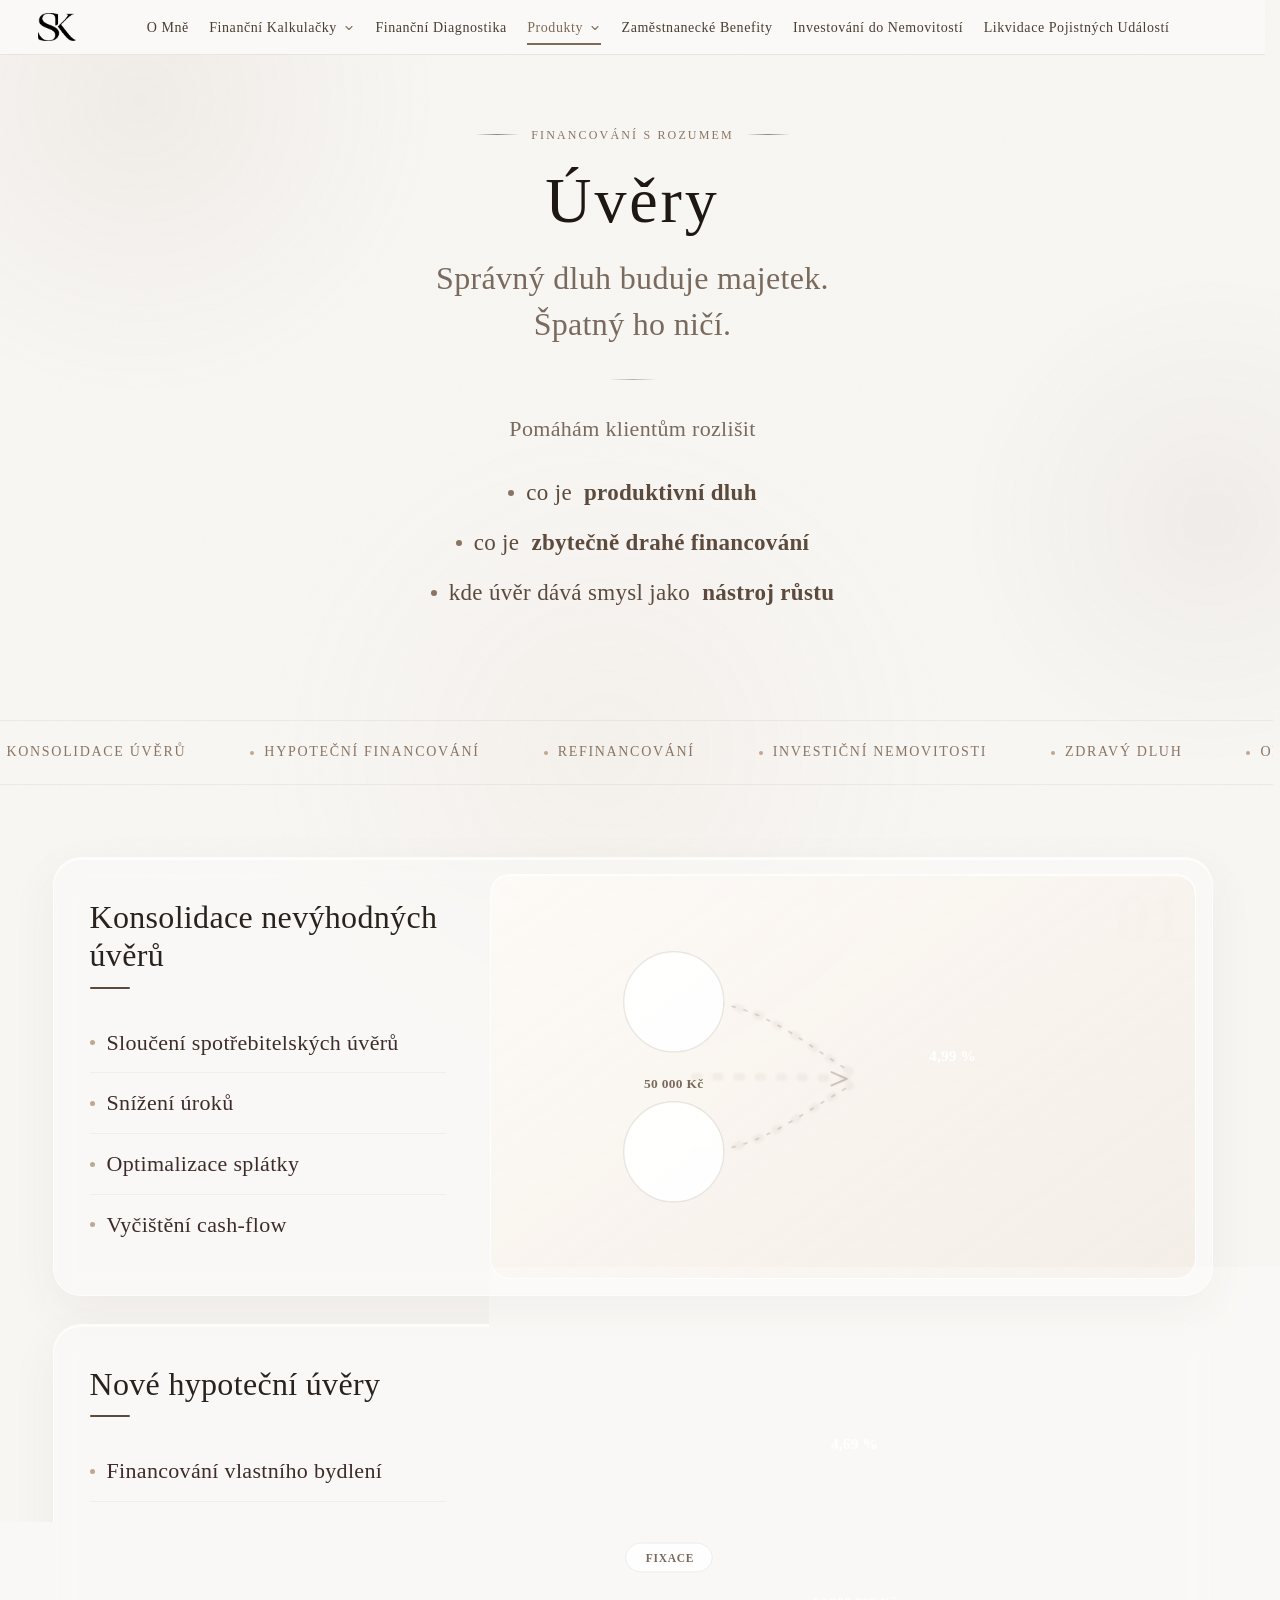
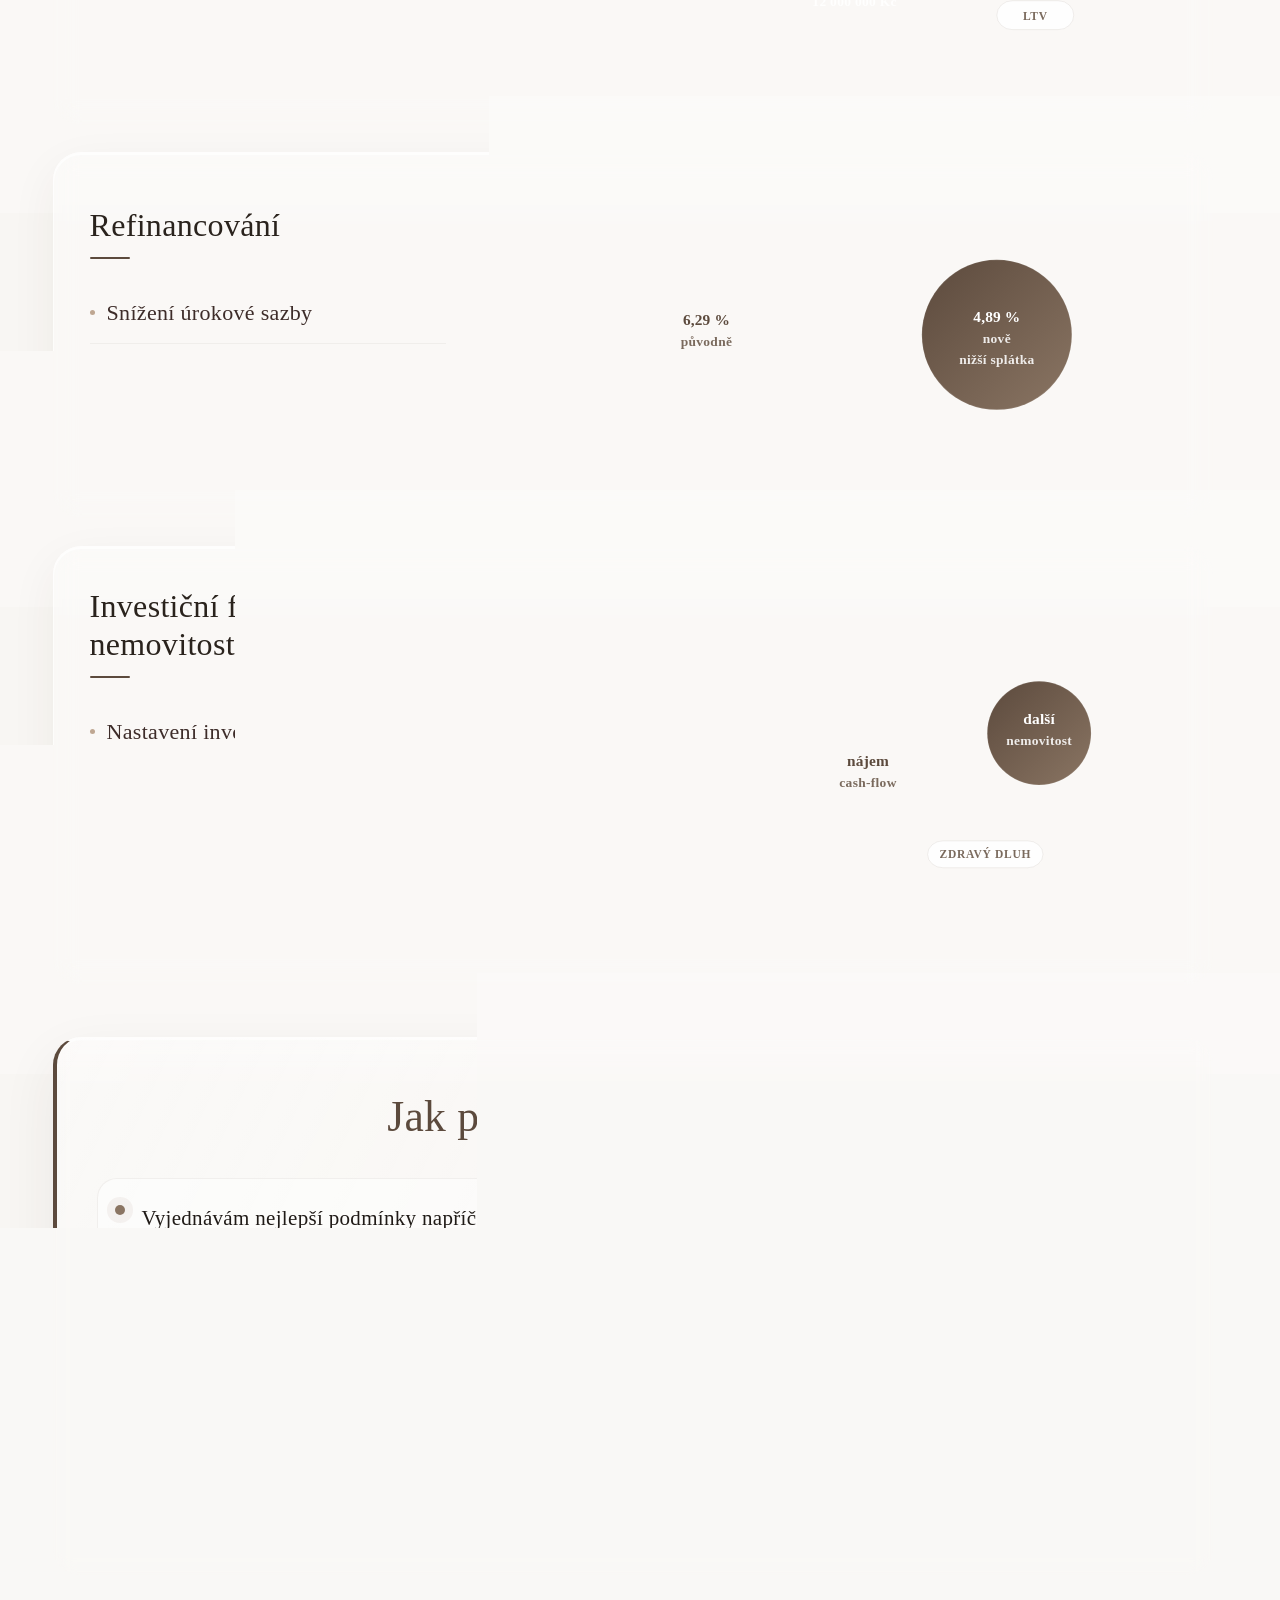
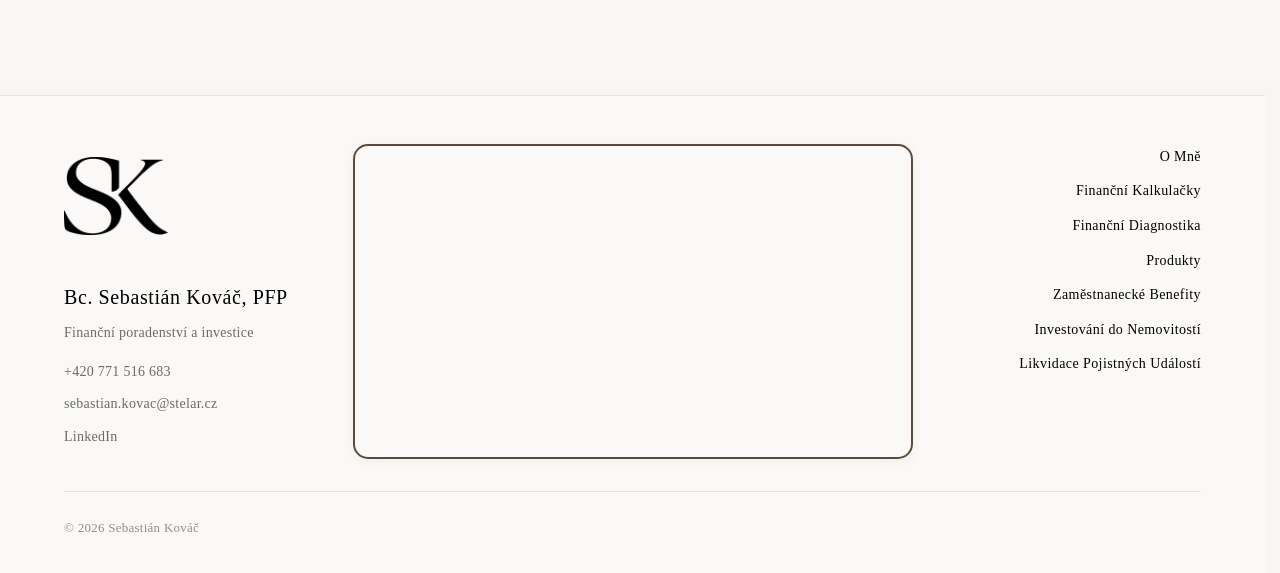
<file: produkty/uvery/index.html>
<!DOCTYPE html><html lang="cs"> <head><meta charset="utf-8"><meta name="viewport" content="width=device-width, initial-scale=1"><title>Úvěry | Bc. Sebastián Kováč</title><meta name="description" content="Hypotéky a úvěry s výhodnými podmínkami. Porovnám nabídky bank a najdu financování na míru vaší situaci."><link rel="canonical" href="https://kovacsebastian.com/produkty/uvery"><!-- Open Graph --><meta property="og:type" content="website"><meta property="og:site_name" content="Bc. Sebastián Kováč"><meta property="og:title" content="Úvěry | Bc. Sebastián Kováč"><meta property="og:description" content="Hypotéky a úvěry s výhodnými podmínkami. Porovnám nabídky bank a najdu financování na míru vaší situaci."><meta property="og:url" content="https://kovacsebastian.com/produkty/uvery"><meta property="og:image" content="https://kovacsebastian.com/omne.png"><meta property="og:locale" content="cs_CZ"><!-- Twitter --><meta name="twitter:card" content="summary_large_image"><meta name="twitter:title" content="Úvěry | Bc. Sebastián Kováč"><meta name="twitter:description" content="Hypotéky a úvěry s výhodnými podmínkami. Porovnám nabídky bank a najdu financování na míru vaší situaci."><meta name="twitter:image" content="https://kovacsebastian.com/omne.png"><link rel="icon" href="/favicon.ico" sizes="any"><link rel="icon" type="image/svg+xml" href="/favicon.svg"><link rel="icon" type="image/png" sizes="96x96" href="/favicon-96x96.png"><link rel="apple-touch-icon" href="/apple-touch-icon.png"><link rel="manifest" href="/site.webmanifest"><script type="application/ld+json">{"@context":"https://schema.org","@type":"FinancialService","name":"Bc. Sebastián Kováč","description":"Finanční poradce v Brně — investice, penzijní spoření, úvěry, pojištění a dlouhodobá finanční strategie. Osobní přístup a transparentní poradenství po celém Česku.","url":"https://kovacsebastian.com/","image":"https://kovacsebastian.com/omne.png","email":"sebastian.kovac@stelar.cz","telephone":"+420771516683","areaServed":"CZ","address":{"@type":"PostalAddress","streetAddress":"Pražákova 1008/69","addressLocality":"Brno","postalCode":"639 00","addressCountry":"CZ"}}</script><!-- Google tag (gtag.js) --><script async src="https://www.googletagmanager.com/gtag/js?id=G-MT7EY1N8GN"></script><script>
      window.dataLayer = window.dataLayer || [];
      function gtag(){dataLayer.push(arguments);}
      gtag('js', new Date());
      gtag('config', 'G-MT7EY1N8GN');
    </script><link rel="stylesheet" href="/_astro/BaseLayout.DxZyio2D.css"></head> <body> <nav class="nav-embed" data-astro-cid-dmqpwcec> <a href="/" class="nav-logo" aria-label="Sebastián Kováč — Domů" data-astro-cid-dmqpwcec> <img src="/transpfavicon.png" alt="Sebastián Kováč" data-astro-cid-dmqpwcec> </a> <div class="nav-inner" data-astro-cid-dmqpwcec> <ul class="nav-links" data-astro-cid-dmqpwcec> <li data-astro-cid-dmqpwcec><a href="/" class="nav-link" data-astro-cid-dmqpwcec>O Mně</a></li> <li class="nav-dropdown-wrap" data-astro-cid-dmqpwcec> <button type="button" class="nav-link nav-trigger" aria-haspopup="true" data-astro-cid-dmqpwcec> <span class="trigger-label" data-astro-cid-dmqpwcec>Finanční Kalkulačky</span> <span class="caret-wrap" aria-hidden="true" data-astro-cid-dmqpwcec> <svg class="caret" width="12" height="12" viewBox="0 0 24 24" fill="none" data-astro-cid-dmqpwcec> <path d="M6 9l6 6 6-6" stroke="currentColor" stroke-width="2.25" stroke-linecap="round" stroke-linejoin="round" data-astro-cid-dmqpwcec></path> </svg> </span> </button> <div class="nav-dropdown" data-astro-cid-dmqpwcec> <a href="/financne-kalkulacky/investicna-kalkulacka" class="nav-dropdown-link" data-astro-cid-dmqpwcec>Kalkulačka Investic</a> <a href="/financne-kalkulacky/kolik-investovat-mesicne" class="nav-dropdown-link" data-astro-cid-dmqpwcec>Měsíční Investice pro Cíl</a> <a href="/financne-kalkulacky/kalkulacka-pro-rentu" class="nav-dropdown-link" data-astro-cid-dmqpwcec>Renta</a> <a href="/financne-kalkulacky/kalkulacka-inflace" class="nav-dropdown-link" data-astro-cid-dmqpwcec>Kalkulačka Inflace</a> </div> </li> <li data-astro-cid-dmqpwcec><a href="/financni-diagnostika" class="nav-link" data-astro-cid-dmqpwcec>Finanční Diagnostika</a></li> <li class="nav-dropdown-wrap" data-astro-cid-dmqpwcec> <button type="button" class="nav-link nav-trigger active" aria-haspopup="true" data-astro-cid-dmqpwcec> <span class="trigger-label" data-astro-cid-dmqpwcec>Produkty</span> <span class="caret-wrap" aria-hidden="true" data-astro-cid-dmqpwcec> <svg class="caret" width="12" height="12" viewBox="0 0 24 24" fill="none" data-astro-cid-dmqpwcec> <path d="M6 9l6 6 6-6" stroke="currentColor" stroke-width="2.25" stroke-linecap="round" stroke-linejoin="round" data-astro-cid-dmqpwcec></path> </svg> </span> </button> <div class="nav-dropdown" data-astro-cid-dmqpwcec> <a href="/produkty/investice" class="nav-dropdown-link" data-astro-cid-dmqpwcec>Investice</a> <a href="/produkty/penzijni-sporeni" class="nav-dropdown-link" data-astro-cid-dmqpwcec>Penzijní Spoření</a> <a href="/produkty/uvery" class="nav-dropdown-link" data-astro-cid-dmqpwcec>Úvěry</a> <a href="/produkty/pojisteni" class="nav-dropdown-link" data-astro-cid-dmqpwcec>Pojištění</a> </div> </li> <li data-astro-cid-dmqpwcec><a href="/zamestnanecke-benefity" class="nav-link" data-astro-cid-dmqpwcec>Zaměstnanecké Benefity</a></li> <li data-astro-cid-dmqpwcec><a href="/investovani-do-nemovitosti" class="nav-link" data-astro-cid-dmqpwcec>Investování do Nemovitostí</a></li> <li data-astro-cid-dmqpwcec><a href="/likvidace-pojistnych-udalosti" class="nav-link" data-astro-cid-dmqpwcec>Likvidace Pojistných Událostí</a></li> </ul> </div> <!-- Mobile center name — hidden on desktop --> <span class="nav-mobile-name" aria-hidden="true" data-astro-cid-dmqpwcec>Bc. Sebastián Kováč, PFP</span> <!-- Hamburger — mobile only --> <button class="nav-hamburger" id="navHamburger" aria-label="Otevřít menu" aria-expanded="false" aria-controls="mobOverlay" data-astro-cid-dmqpwcec> <span class="ham-bar" data-astro-cid-dmqpwcec></span> <span class="ham-bar" data-astro-cid-dmqpwcec></span> <span class="ham-bar" data-astro-cid-dmqpwcec></span> </button> </nav> <!-- ─── Mobile full-screen overlay ─── --> <div class="mob-overlay" id="mobOverlay" aria-hidden="true" role="dialog" aria-modal="true" aria-label="Hlavní navigace" data-astro-cid-dmqpwcec> <div class="mob-overlay-inner" data-astro-cid-dmqpwcec> <div class="mob-overlay-head" data-astro-cid-dmqpwcec> <a href="/" class="mob-logo" aria-label="Sebastián Kováč — Domů" data-astro-cid-dmqpwcec> <img src="/transpfavicon.png" alt="Sebastián Kováč" data-astro-cid-dmqpwcec> </a> <button class="mob-close" id="mobClose" aria-label="Zavřít menu" data-astro-cid-dmqpwcec> <svg width="20" height="20" viewBox="0 0 24 24" fill="none" data-astro-cid-dmqpwcec> <path d="M18 6L6 18M6 6l12 12" stroke="currentColor" stroke-width="2.2" stroke-linecap="round" data-astro-cid-dmqpwcec></path> </svg> </button> </div> <nav class="mob-nav" data-astro-cid-dmqpwcec> <ul class="mob-list" data-astro-cid-dmqpwcec> <li class="mob-item" style="--i:0" data-astro-cid-dmqpwcec> <a href="/" class="mob-link" data-astro-cid-dmqpwcec>O Mně</a> </li> <li class="mob-item mob-has-sub" style="--i:1" data-astro-cid-dmqpwcec> <button class="mob-link mob-trigger" aria-expanded="false" data-astro-cid-dmqpwcec> <span data-astro-cid-dmqpwcec>Finanční Kalkulačky</span> <svg class="mob-caret" width="16" height="16" viewBox="0 0 24 24" fill="none" data-astro-cid-dmqpwcec> <path d="M6 9l6 6 6-6" stroke="currentColor" stroke-width="2" stroke-linecap="round" stroke-linejoin="round" data-astro-cid-dmqpwcec></path> </svg> </button> <div class="mob-sub" data-astro-cid-dmqpwcec> <ul data-astro-cid-dmqpwcec> <li data-astro-cid-dmqpwcec><a href="/financne-kalkulacky/investicna-kalkulacka" class="mob-sub-link" data-astro-cid-dmqpwcec>Kalkulačka Investic</a></li> <li data-astro-cid-dmqpwcec><a href="/financne-kalkulacky/kolik-investovat-mesicne" class="mob-sub-link" data-astro-cid-dmqpwcec>Měsíční Investice pro Cíl</a></li> <li data-astro-cid-dmqpwcec><a href="/financne-kalkulacky/kalkulacka-pro-rentu" class="mob-sub-link" data-astro-cid-dmqpwcec>Renta</a></li> <li data-astro-cid-dmqpwcec><a href="/financne-kalkulacky/kalkulacka-inflace" class="mob-sub-link" data-astro-cid-dmqpwcec>Kalkulačka Inflace</a></li> </ul> </div> </li> <li class="mob-item" style="--i:2" data-astro-cid-dmqpwcec> <a href="/financni-diagnostika" class="mob-link" data-astro-cid-dmqpwcec>Finanční Diagnostika</a> </li> <li class="mob-item mob-has-sub" style="--i:3" data-astro-cid-dmqpwcec> <button class="mob-link mob-trigger active" aria-expanded="true" data-astro-cid-dmqpwcec> <span data-astro-cid-dmqpwcec>Produkty</span> <svg class="mob-caret" width="16" height="16" viewBox="0 0 24 24" fill="none" data-astro-cid-dmqpwcec> <path d="M6 9l6 6 6-6" stroke="currentColor" stroke-width="2" stroke-linecap="round" stroke-linejoin="round" data-astro-cid-dmqpwcec></path> </svg> </button> <div class="mob-sub open" data-astro-cid-dmqpwcec> <ul data-astro-cid-dmqpwcec> <li data-astro-cid-dmqpwcec><a href="/produkty/investice" class="mob-sub-link" data-astro-cid-dmqpwcec>Investice</a></li> <li data-astro-cid-dmqpwcec><a href="/produkty/penzijni-sporeni" class="mob-sub-link" data-astro-cid-dmqpwcec>Penzijní Spoření</a></li> <li data-astro-cid-dmqpwcec><a href="/produkty/uvery" class="mob-sub-link" data-astro-cid-dmqpwcec>Úvěry</a></li> <li data-astro-cid-dmqpwcec><a href="/produkty/pojisteni" class="mob-sub-link" data-astro-cid-dmqpwcec>Pojištění</a></li> </ul> </div> </li> <li class="mob-item" style="--i:4" data-astro-cid-dmqpwcec> <a href="/zamestnanecke-benefity" class="mob-link" data-astro-cid-dmqpwcec>Zaměstnanecké Benefity</a> </li> <li class="mob-item" style="--i:5" data-astro-cid-dmqpwcec> <a href="/investovani-do-nemovitosti" class="mob-link" data-astro-cid-dmqpwcec>Investování do Nemovitostí</a> </li> <li class="mob-item" style="--i:6" data-astro-cid-dmqpwcec> <a href="/likvidace-pojistnych-udalosti" class="mob-link" data-astro-cid-dmqpwcec>Likvidace Pojistných Událostí</a> </li> </ul> </nav> <footer class="mob-footer" data-astro-cid-dmqpwcec> <a href="tel:+420771516683" class="mob-footer-link" data-astro-cid-dmqpwcec>+420 771 516 683</a> <span class="mob-footer-sep" aria-hidden="true" data-astro-cid-dmqpwcec>·</span> <a href="mailto:sebastian.kovac@stelar.cz" class="mob-footer-link" data-astro-cid-dmqpwcec>sebastian.kovac@stelar.cz</a> </footer> </div> </div>  <script type="module">(()=>{const s=document.getElementById("navHamburger"),t=document.getElementById("mobOverlay");if(!s||!t)return;const u='a[href],button:not([disabled]),input,textarea,select,[tabindex]:not([tabindex="-1"])';function a(){return Array.from(t.querySelectorAll(u))}function c(){t.setAttribute("aria-hidden","false"),s.setAttribute("aria-expanded","true"),s.classList.add("open"),document.body.style.overflow="hidden",setTimeout(()=>{a()[0]?.focus()},60)}function o(){t.setAttribute("aria-hidden","true"),s.setAttribute("aria-expanded","false"),s.classList.remove("open"),document.body.style.overflow="",s.focus()}s.addEventListener("click",()=>{t.getAttribute("aria-hidden")==="false"?o():c()}),document.getElementById("mobClose")?.addEventListener("click",o),document.addEventListener("keydown",e=>{if(t.getAttribute("aria-hidden")!=="false")return;if(e.key==="Escape"){o();return}if(e.key!=="Tab")return;const n=a();if(!n.length)return;const r=n[0],i=n[n.length-1];e.shiftKey?document.activeElement===r&&(e.preventDefault(),i.focus()):document.activeElement===i&&(e.preventDefault(),r.focus())}),t.querySelectorAll(".mob-trigger").forEach(e=>{e.addEventListener("click",()=>{const n=e.nextElementSibling;if(!n)return;const r=n.classList.contains("open");t.querySelectorAll(".mob-sub.open").forEach(i=>{i.classList.remove("open"),i.previousElementSibling?.setAttribute("aria-expanded","false")}),r||(n.classList.add("open"),e.setAttribute("aria-expanded","true"))})})})();</script> <main>  


<meta charset="UTF-8">
<meta name="viewport" content="width=device-width, initial-scale=1.0">
<title>Úvěry — Financování s rozumem</title>
<style>
  :root {
    --paper: #fdfaf7;
    --ink: #201b17;
    --muted: #7a6a5d;
    --accent: #5c4a3d;
    --accent-2: #8a7563;
    --accent-3: #bfa792;
    --line: rgba(92,74,61,.10);
    --ease: cubic-bezier(.22,.61,.36,1);
    --ease-spring: cubic-bezier(.34,1.36,.64,1);
  }

  *, *::before, *::after { box-sizing: border-box; margin: 0; padding: 0; }
  html { scroll-behavior: smooth; }

  body {
    font-family: 'Times New Roman', Georgia, serif;
    color: var(--ink);
    line-height: 1.9;
    letter-spacing: .02em;
    overflow-x: hidden;
    background: #f8f6f3;
    min-height: 100vh;
  }

  /* ── Background grain ── */
  body::before {
    content: "";
    position: fixed;
    inset: 0;
    pointer-events: none;
    z-index: 0;
    background-image: url("data:image/svg+xml,%3Csvg xmlns='http://www.w3.org/2000/svg' width='400' height='400'%3E%3Cfilter id='n'%3E%3CfeTurbulence type='fractalNoise' baseFrequency='.75' numOctaves='4' stitchTiles='stitch'/%3E%3C/filter%3E%3Crect width='400' height='400' filter='url(%23n)' opacity='.025'/%3E%3C/svg%3E");
    background-size: 400px 400px;
    opacity: .4;
  }

  /* ── Ambient orbs ── */
  .orb {
    position: fixed;
    border-radius: 50%;
    pointer-events: none;
    z-index: 0;
    animation: orbDrift 20s ease-in-out infinite alternate;
  }
  .orb-1 { width: 600px; height: 600px; top: -200px; left: -160px; background: radial-gradient(circle, rgba(138,117,99,.07) 0%, transparent 70%); animation-duration: 22s; }
  .orb-2 { width: 500px; height: 500px; top: 30%; right: -180px; background: radial-gradient(circle, rgba(92,74,61,.05) 0%, transparent 70%); animation-duration: 18s; animation-delay: -8s; }
  .orb-3 { width: 700px; height: 700px; bottom: -200px; left: 20%; background: radial-gradient(circle, rgba(191,167,146,.06) 0%, transparent 70%); animation-duration: 26s; animation-delay: -14s; }

  /* ── Layout ── */
  .wrap {
    position: relative;
    z-index: 1;
    width: min(1160px, calc(100% - 40px));
    margin: 0 auto;
    padding: 32px 0 120px;
  }

  /* ── Reveal animation ── */
  .reveal {
    opacity: 0;
    transform: translateY(48px);
    transition: opacity .9s var(--ease), transform .9s var(--ease);
  }
  .reveal.visible { opacity: 1; transform: translateY(0); }

  /* ── Hero ── */
  .hero {
    text-align: center;
    padding: 28px 0 40px;
  }

  .hero-eyebrow {
    display: inline-flex;
    align-items: center;
    gap: 12px;
    font-size: 12px;
    font-family: 'Times New Roman', Georgia, serif;
    letter-spacing: .18em;
    text-transform: uppercase;
    color: var(--accent-2);
    margin-bottom: 20px;
  }
  .hero-eyebrow::before, .hero-eyebrow::after {
    content: "";
    width: 44px;
    height: 1px;
    background: linear-gradient(90deg, transparent, rgba(92,74,61,.65), transparent);
  }

  h1 {
    font-size: clamp(42px, 5.2vw, 64px);
    line-height: 1.1;
    letter-spacing: .045em;
    color: #1e1712;
    margin-bottom: 18px;
    font-weight: normal;
  }

  .hero-sub {
    font-size: clamp(22px, 3vw, 32px);
    color: var(--muted);
    margin-bottom: 32px;
    line-height: 1.45;
  }

  .hero-divider {
    width: 48px;
    height: 1px;
    background: linear-gradient(90deg, transparent, rgba(92,74,61,.4), transparent);
    margin: 28px auto;
  }

  .hero-points {
    font-size: clamp(19px, 2.1vw, 23px);
    color: var(--accent);
    line-height: 2;
    display: flex;
    flex-direction: column;
    align-items: center;
    gap: 4px;
  }

  .hero-point {
    display: flex;
    align-items: center;
    gap: 12px;
    opacity: 0;
    transform: translateX(-16px);
    transition: opacity .6s var(--ease), transform .6s var(--ease);
  }
  .hero-point.visible { opacity: 1; transform: translateX(0); }
  .hero-point:nth-child(1) { transition-delay: .15s; }
  .hero-point:nth-child(2) { transition-delay: .3s; }
  .hero-point:nth-child(3) { transition-delay: .45s; }

  .point-dot {
    width: 6px;
    height: 6px;
    border-radius: 50%;
    background: var(--accent-2);
    flex-shrink: 0;
  }

  .scroll-hint {
    margin-top: 52px;
    display: flex;
    flex-direction: column;
    align-items: center;
    gap: 10px;
    color: var(--muted);
    font-size: 13px;
    letter-spacing: .12em;
    text-transform: uppercase;
  }

  .scroll-line {
    width: 1px;
    height: 48px;
    background: linear-gradient(180deg, rgba(92,74,61,.4), rgba(92,74,61,0));
    animation: scrollPulse 2.2s ease-in-out infinite;
  }

  /* ── Cards stack ── */
  .stack { display: grid; gap: 28px; margin-top: 72px; }

  .card {
    position: relative;
    display: grid;
    grid-template-columns: minmax(280px, 420px) minmax(0,1fr);
    border-radius: 28px;
    background: rgba(255,255,255,.28);
    border: 1px solid rgba(255,255,255,.6);
    box-shadow: 0 2px 0 rgba(255,255,255,.7) inset, 0 16px 48px rgba(61,44,41,.06);
    backdrop-filter: blur(12px);
    overflow: hidden;
    transition: box-shadow .4s var(--ease), transform .4s var(--ease);
    cursor: default;
  }

  .card::after {
    content: "";
    position: absolute;
    inset: 0;
    border-radius: inherit;
    background: linear-gradient(135deg, rgba(255,255,255,.18) 0%, rgba(255,255,255,0) 60%);
    pointer-events: none;
    opacity: 0;
    transition: opacity .4s ease;
  }

  .card:hover {
    box-shadow: 0 2px 0 rgba(255,255,255,.7) inset, 0 24px 64px rgba(61,44,41,.10);
    transform: translateY(-3px);
  }
  .card:hover::after { opacity: 1; }

  /* Number badge on hover */
  .card-num {
    position: absolute;
    top: 24px;
    right: 28px;
    font-size: 72px;
    font-weight: bold;
    color: rgba(92,74,61,.04);
    letter-spacing: -.02em;
    line-height: 1;
    pointer-events: none;
    transition: color .4s ease;
    user-select: none;
  }
  .card:hover .card-num { color: rgba(92,74,61,.07); }

  .copy {
    position: relative;
    z-index: 1;
    padding: 40px 28px 40px 36px;
    display: flex;
    flex-direction: column;
    justify-content: center;
  }

  .section-title {
    font-size: clamp(26px, 2.8vw, 32px);
    color: #2a231d;
    line-height: 1.2;
    margin-bottom: 24px;
    padding-bottom: 14px;
    position: relative;
  }
  .section-title::after {
    content: "";
    position: absolute;
    left: 0;
    bottom: 0;
    width: 40px;
    height: 2px;
    border-radius: 1px;
    background: var(--accent);
    transition: width .5s var(--ease);
  }
  .card:hover .section-title::after { width: 100%; }

  .items { list-style: none; }
  .items li {
    font-size: clamp(18px, 1.9vw, 22px);
    color: #3d2c29;
    padding: 9px 0;
    border-bottom: 1px solid rgba(92,74,61,.06);
    display: flex;
    align-items: center;
    gap: 12px;
    transition: gap .3s var(--ease), color .3s ease;
  }
  .items li:last-child { border-bottom: none; }
  .items li::before {
    content: "";
    width: 5px;
    height: 5px;
    border-radius: 50%;
    background: var(--accent-3);
    flex-shrink: 0;
    transition: background .3s ease, transform .3s var(--ease-spring);
  }
  .card:hover .items li::before { background: var(--accent); transform: scale(1.4); }
  .items li strong { color: var(--accent); }

  /* ── Visual panel ── */
  .visual {
    position: relative;
    z-index: 1;
    display: flex;
    align-items: center;
    justify-content: center;
    padding: 28px;
    min-height: 300px;
    overflow: hidden;
  }
  .visual::before {
    content: "";
    position: absolute;
    inset: 16px;
    border-radius: 20px;
    background: linear-gradient(145deg, rgba(253,250,247,.92), rgba(242,235,226,.80));
    border: 1px solid rgba(255,255,255,.9);
    box-shadow: 0 1px 0 rgba(255,255,255,.8) inset;
  }

  .visual svg {
    position: relative;
    z-index: 1;
    width: min(100%, 500px);
    height: auto;
    overflow: visible;
  }

  /* SVG element styles */
  .bbl {
    fill: rgba(255,255,255,.95);
    stroke: rgba(92,74,61,.11);
    stroke-width: 1.5;
    transition: filter .4s ease;
  }
  .card:hover .bbl { filter: drop-shadow(0 6px 16px rgba(61,44,41,.09)); }

  .bbl-dk {
    fill: url(#grad-dk);
    stroke: rgba(255,255,255,.1);
    stroke-width: 1.5;
  }

  .ln {
    fill: none;
    stroke: rgba(92,74,61,.18);
    stroke-width: 2;
    stroke-linecap: round;
    stroke-dasharray: 3 10;
    animation: dashFlow 20s linear infinite;
  }
  .ln-bg {
    fill: none;
    stroke: rgba(138,117,99,.07);
    stroke-width: 8;
    stroke-linecap: round;
    stroke-dasharray: 4 18;
    filter: blur(1px);
    animation: dashFlow 26s linear infinite reverse;
  }

  .t-dk  { font-size: 16px; fill: #5c4a3d; font-weight: 700; letter-spacing: .01em; }
  .t-sub { font-size: 14px; fill: #7a6a5d; font-weight: 600; }
  .t-lt  { font-size: 16px; fill: #fff; font-weight: 700; letter-spacing: .01em; }
  .t-lts { font-size: 14px; fill: rgba(255,255,255,.88); font-weight: 600; }
  .t-chip{ font-size: 12px; fill: #7a6a5d; font-weight: 700; letter-spacing: .06em; text-transform: uppercase; }

  .chip {
    fill: rgba(255,255,255,.82);
    stroke: rgba(92,74,61,.09);
    stroke-width: 1;
  }

  .icon-s {
    fill: none;
    stroke: rgba(92,74,61,.38);
    stroke-width: 2;
    stroke-linecap: round;
    stroke-linejoin: round;
  }
  .icon-lt {
    fill: none;
    stroke: rgba(255,255,255,.85);
    stroke-width: 2;
    stroke-linecap: round;
    stroke-linejoin: round;
  }

  /* ── Arrow animation on consolidation ── */
  .arrow-pulse {
    fill: none;
    stroke: rgba(92,74,61,.28);
    stroke-width: 2;
    stroke-linecap: round;
    animation: arrowPulse 2.4s ease-in-out infinite;
  }

  /* ── Outro card ── */
  .outro {
    position: relative;
    margin-top: 24px;
    padding: 52px 40px 44px;
    background: rgba(255,255,255,.24);
    border: 1px solid rgba(255,255,255,.6);
    border-left: 4px solid var(--accent);
    border-radius: 28px;
    box-shadow: 0 2px 0 rgba(255,255,255,.6) inset, 0 20px 56px rgba(61,44,41,.07);
    backdrop-filter: blur(10px);
    overflow: hidden;
  }
  .outro::before {
    content: "";
    position: absolute;
    inset: 0;
    background: linear-gradient(115deg, rgba(255,255,255,.14) 0%, transparent 60%);
    pointer-events: none;
  }

  .outro-title {
    position: relative;
    z-index: 1;
    font-size: clamp(32px, 3.4vw, 44px);
    color: var(--accent);
    text-align: center;
    margin-bottom: 36px;
    font-weight: normal;
    line-height: 1.2;
  }

  .outro-grid {
    position: relative;
    z-index: 1;
    display: grid;
    grid-template-columns: repeat(2, 1fr);
    gap: 14px;
    margin-bottom: 36px;
  }

  .outro-point {
    padding: 22px 20px 22px 44px;
    border-radius: 20px;
    font-size: clamp(17px, 1.8vw, 21px);
    line-height: 1.65;
    background: rgba(255,255,255,.44);
    border: 1px solid rgba(92,74,61,.07);
    position: relative;
    transition: background .3s ease, transform .3s var(--ease);
  }
  .outro-point:hover { background: rgba(255,255,255,.68); transform: translateY(-2px); }
  .outro-point::before {
    content: "";
    position: absolute;
    left: 17px;
    top: 26px;
    width: 10px;
    height: 10px;
    border-radius: 50%;
    background: var(--accent-2);
    box-shadow: 0 0 0 8px rgba(138,117,99,.08);
    transition: box-shadow .3s ease;
  }
  .outro-point:hover::before { box-shadow: 0 0 0 10px rgba(138,117,99,.13); }

  .outro-final {
    position: relative;
    z-index: 1;
    text-align: center;
    font-size: clamp(22px, 2.4vw, 28px);
    font-weight: 700;
    color: var(--accent-2);
    line-height: 1.5;
    padding-top: 28px;
    border-top: 1px solid rgba(92,74,61,.08);
  }

  /* ── Ticker strip ── */
  .ticker-wrap {
    overflow: hidden;
    margin: 64px 0 0;
    padding: 18px 0;
    border-top: 1px solid rgba(92,74,61,.07);
    border-bottom: 1px solid rgba(92,74,61,.07);
    position: relative;
    z-index: 1;
    width: 100vw;
    left: 50%;
    transform: translateX(-50%);
  }
  .ticker {
    display: flex;
    gap: 64px;
    width: max-content;
    animation: ticker 60s linear infinite;
  }
  .ticker-item {
    display: flex;
    align-items: center;
    gap: 10px;
    font-size: 14px;
    letter-spacing: .12em;
    text-transform: uppercase;
    color: var(--accent-2);
    white-space: nowrap;
  }
  .ticker-dot {
    width: 4px;
    height: 4px;
    border-radius: 50%;
    background: var(--accent-3);
  }

  /* ── Responsive ── */
  @media (max-width: 900px) {
    .card { grid-template-columns: 1fr; }
    .copy { padding: 32px 24px 16px; }
    .visual { min-height: 260px; }
    .outro-grid { grid-template-columns: 1fr; }
    .wrap { width: calc(100% - 24px); padding: 36px 0 80px; }
  }

  @media (max-width: 600px) {
    h1 { font-size: 44px; }
    .hero-sub { font-size: 20px; }
    .card { border-radius: 22px; }
    .outro { padding: 34px 22px 30px; border-radius: 22px; }
    .outro-point { font-size: 17px; padding: 18px 16px 18px 40px; }
    .copy { padding: 24px 18px 10px; }
    .visual { min-height: 200px; padding: 14px; }
    .visual::before { inset: 10px; border-radius: 16px; }
    .ticker-wrap { margin-top: 40px; }
  }

  /* ── Keyframes ── */
  @keyframes orbDrift {
    from { transform: translate(0,0) scale(1); }
    to   { transform: translate(18px, -14px) scale(1.04); }
  }
  @keyframes dashFlow {
    from { stroke-dashoffset: 0; }
    to   { stroke-dashoffset: -280; }
  }
  @keyframes scrollPulse {
    0%,100% { transform: scaleY(1); opacity: .6; }
    50%      { transform: scaleY(.7); opacity: 1; }
  }
  @keyframes arrowPulse {
    0%,100% { opacity: .3; transform: translateX(0); }
    50%      { opacity: .8; transform: translateX(4px); }
  }
  @keyframes ticker {
    from { transform: translateX(0); }
    to   { transform: translateX(-50%); }
  }
  @keyframes countUp {
    from { opacity: 0; transform: translateY(8px); }
    to   { opacity: 1; transform: translateY(0); }
  }

  /* ── Reduced motion ── */
  @media (prefers-reduced-motion: reduce) {
    *, *::before, *::after { animation: none !important; transition: none !important; }
    .reveal, .hero-point { opacity: 1 !important; transform: none !important; }
  }
</style>



<div class="orb orb-1" aria-hidden="true"></div>
<div class="orb orb-2" aria-hidden="true"></div>
<div class="orb orb-3" aria-hidden="true"></div>

<div class="wrap">

  <!-- ── Hero ── -->
  <section class="hero reveal" id="hero">
    <div class="hero-eyebrow">Financování s rozumem</div>
    <h1>Úvěry</h1>
    <p class="hero-sub">Správný dluh buduje majetek.<br>Špatný ho ničí.</p>
    <div class="hero-divider"></div>
    <div style="font-size: clamp(18px,2vw,22px); color: var(--muted); margin-bottom: 20px;">Pomáhám klientům rozlišit</div>
    <div class="hero-points">
      <div class="hero-point"><span class="point-dot"></span>co je <strong>produktivní dluh</strong></div>
      <div class="hero-point"><span class="point-dot"></span>co je <strong>zbytečně drahé financování</strong></div>
      <div class="hero-point"><span class="point-dot"></span>kde úvěr dává smysl jako <strong>nástroj růstu</strong></div>
    </div>
  </section>

  <!-- ── Ticker ── -->
  <div class="ticker-wrap" aria-hidden="true">
    <div class="ticker">
      <span class="ticker-item"><span class="ticker-dot"></span>Konsolidace úvěrů</span>
      <span class="ticker-item"><span class="ticker-dot"></span>Hypoteční financování</span>
      <span class="ticker-item"><span class="ticker-dot"></span>Refinancování</span>
      <span class="ticker-item"><span class="ticker-dot"></span>Investiční nemovitosti</span>
      <span class="ticker-item"><span class="ticker-dot"></span>Zdravý dluh</span>
      <span class="ticker-item"><span class="ticker-dot"></span>Optimalizace cash-flow</span>
      <span class="ticker-item"><span class="ticker-dot"></span>Konsolidace úvěrů</span>
      <span class="ticker-item"><span class="ticker-dot"></span>Hypoteční financování</span>
      <span class="ticker-item"><span class="ticker-dot"></span>Refinancování</span>
      <span class="ticker-item"><span class="ticker-dot"></span>Investiční nemovitosti</span>
      <span class="ticker-item"><span class="ticker-dot"></span>Zdravý dluh</span>
      <span class="ticker-item"><span class="ticker-dot"></span>Optimalizace cash-flow</span>
    </div>
  </div>

  <!-- ── Cards ── -->
  <div class="stack">

    <!-- 1. Konsolidace -->
    <article class="card reveal">
      <span class="card-num" aria-hidden="true">01</span>
      <div class="copy">
        <h2 class="section-title">Konsolidace nevýhodných úvěrů</h2>
        <ul class="items">
          <li>Sloučení spotřebitelských úvěrů</li>
          <li>Snížení úroků</li>
          <li>Optimalizace splátky</li>
          <li>Vyčištění cash-flow</li>
        </ul>
      </div>
      <div class="visual" aria-hidden="true">
        <svg viewBox="0 0 520 320" preserveAspectRatio="xMidYMid meet">
          <defs>
            <linearGradient id="grad-dk" x1="0" y1="0" x2="1" y2="1">
              <stop offset="0%" stop-color="#5c4a3d"></stop>
              <stop offset="100%" stop-color="#8a7563"></stop>
            </linearGradient>
          </defs>

          <path class="ln-bg" d="M106 82 C 170 82, 210 118, 268 155"></path>
          <path class="ln-bg" d="M106 160 C 170 160, 210 160, 268 162"></path>
          <path class="ln-bg" d="M106 238 C 170 238, 210 202, 268 169"></path>
          <path class="ln" d="M106 82 C 170 82, 210 118, 268 155"></path>
          <path class="ln" d="M106 160 C 170 160, 210 160, 162"></path>
          <path class="ln" d="M106 238 C 170 238, 210 202, 268 169"></path>

          <!-- Arrow -->
          <path class="arrow-pulse" d="M248 155 L264 162 M248 169 L264 162"></path>

          <!-- Source bubbles -->
          <circle class="bbl" cx="84" cy="82" r="52"></circle>
          <text class="t-dk" x="84" y="74" text-anchor="middle">9,59 %</text>
          <text class="t-sub" x="84" y="94" text-anchor="middle">300 000 Kč</text>

          <circle class="bbl" cx="84" cy="160" r="52"></circle>
          <text class="t-dk" x="84" y="152" text-anchor="middle">12,3 %</text>
          <text class="t-sub" x="84" y="172" text-anchor="middle">50 000 Kč</text>

          <circle class="bbl" cx="84" cy="238" r="52"></circle>
          <text class="t-dk" x="84" y="230" text-anchor="middle">8 %</text>
          <text class="t-sub" x="84" y="250" text-anchor="middle">220 000 Kč</text>

          <!-- Result bubble -->
          <circle class="bbl-dk" cx="374" cy="160" r="90"></circle>
          <text class="t-lt" x="374" y="144" text-anchor="middle">4,99 %</text>
          <text class="t-lts" x="374" y="168" text-anchor="middle">570 000 Kč</text>
          <text class="t-lts" x="374" y="190" text-anchor="middle">1 splátka</text>
        </svg>
      </div>
    </article>

    <!-- 2. Hypotéka -->
    <article class="card reveal">
      <span class="card-num" aria-hidden="true">02</span>
      <div class="copy">
        <h2 class="section-title">Nové hypoteční úvěry</h2>
        <ul class="items">
          <li>Financování vlastního bydlení</li>
          <li>Správné nastavení fixace a splatnosti</li>
          <li>Práce s LTV a vlastními zdroji</li>
          <li>Kombinace se stavebním spořením</li>
        </ul>
      </div>
      <div class="visual" aria-hidden="true">
        <svg viewBox="0 0 520 320" preserveAspectRatio="xMidYMid meet">
          <path class="ln-bg" d="M100 180 C 170 100, 250 78, 330 110 S 450 190, 462 248"></path>
          <path class="ln" d="M100 180 C 170 100, 250 78, 330 110 S 450 190, 462 248"></path>

          <circle class="bbl-dk" cx="272" cy="160" r="104"></circle>
          <!-- House icon -->
          <path class="icon-lt" d="M218 166 L272 116 L326 166"></path>
          <path class="icon-lt" d="M232 162 V218 H312 V162"></path>
          <path class="icon-lt" d="M262 218 V184 H282 V218"></path>

          <text class="t-lt" x="272" y="82" text-anchor="middle">4,69 %</text>
          <text class="t-lts" x="272" y="245" text-anchor="middle">12 000 000 Kč</text>

          <!-- Chips -->
          <rect class="chip" x="34" y="180" rx="16" width="90" height="30"></rect>
          <text class="t-chip" x="80" y="200" text-anchor="middle">fixace</text>

          <rect class="chip" x="420" y="240" rx="16" width="80" height="30"></rect>
          <text class="t-chip" x="460" y="260" text-anchor="middle">LTV</text>
        </svg>
      </div>
    </article>

    <!-- 3. Refinancování -->
    <article class="card reveal">
      <span class="card-num" aria-hidden="true">03</span>
      <div class="copy">
        <h2 class="section-title">Refinancování</h2>
        <ul class="items">
          <li>Snížení úrokové sazby</li>
          <li>Úprava splátky</li>
          <li>Uvolnění kapitálu</li>
        </ul>
      </div>
      <div class="visual" aria-hidden="true">
        <svg viewBox="0 0 520 320" preserveAspectRatio="xMidYMid meet">
          <path class="ln-bg" d="M158 160 H368"></path>
          <path class="ln" d="M158 160 H368"></path>
          <path class="arrow-pulse" d="M230 148 L252 160 L230 172"></path>

          <circle class="bbl" cx="118" cy="160" r="66"></circle>
          <text class="t-dk" x="118" y="150" text-anchor="middle">6,29 %</text>
          <text class="t-sub" x="118" y="172" text-anchor="middle">původně</text>

          <circle class="bbl-dk" cx="420" cy="160" r="78"></circle>
          <text class="t-lt" x="420" y="147" text-anchor="middle">4,89 %</text>
          <text class="t-lts" x="420" y="169" text-anchor="middle">nově</text>
          <text class="t-lts" x="420" y="190" text-anchor="middle">nižší splátka</text>
        </svg>
      </div>
    </article>

    <!-- 4. Investiční -->
    <article class="card reveal">
      <span class="card-num" aria-hidden="true">04</span>
      <div class="copy">
        <h2 class="section-title">Investiční financování nemovitostí</h2>
        <ul class="items">
          <li>Nastavení investiční hypotéky</li>
          <li>Práce se <strong>zdravým dluhem</strong></li>
          <li>Rozjezd investičního „kolečka"</li>
          <li>Kombinace s nezajištěnými úvěry</li>
        </ul>
      </div>
      <div class="visual" aria-hidden="true">
        <svg viewBox="0 0 520 320" preserveAspectRatio="xMidYMid meet">
          <path class="ln-bg" d="M90 222 C 155 155, 218 135, 290 162 S 405 240, 468 126"></path>
          <path class="ln" d="M90 222 C 155 155, 218 135, 290 162 S 405 240, 468 126"></path>

          <!-- House 1 -->
          <circle class="bbl" cx="112" cy="222" r="40"></circle>
          <path class="icon-s" d="M91 224 L112 206 L133 224"></path>
          <path class="icon-s" d="M97 222 V238 H127 V222"></path>

          <!-- Cash flow bubble -->
          <circle class="bbl" cx="286" cy="170" r="50"></circle>
          <text class="t-dk" x="286" y="160" text-anchor="middle">nájem</text>
          <text class="t-sub" x="286" y="182" text-anchor="middle">cash-flow</text>

          <!-- Next property -->
          <circle class="bbl-dk" cx="464" cy="126" r="54"></circle>
          <text class="t-lt" x="464" y="116" text-anchor="middle">další</text>
          <text class="t-lts" x="464" y="138" text-anchor="middle">nemovitost</text>

          <!-- Chip -->
          <rect class="chip" x="348" y="238" rx="16" width="120" height="28"></rect>
          <text class="t-chip" x="408" y="256" text-anchor="middle">zdravý dluh</text>
        </svg>
      </div>
    </article>

    <!-- ── Outro ── -->
    <section class="outro reveal">
      <h2 class="outro-title">Jak přistupuji k financování</h2>
      <div class="outro-grid">
        <div class="outro-point">Vyjednávám nejlepší podmínky napříč trhem, aby každý úvěr byl optimalizovaný.</div>
        <div class="outro-point">Sleduji dynamiku úroků, legislativu a tržní trendy, aby klient vždy věděl, kde stojí.</div>
        <div class="outro-point">Nastavuji financování podle individuálního rizikového profilu a cílů klienta.</div>
        <div class="outro-point">Plánuji dopředu: refinancování, předčasné splacení a budoucí flexibilitu.</div>
      </div>
      <p class="outro-final">„Každý úvěr má pracovat pro klienta, ne klient pro úvěr.“</p>
    </section>

  </div><!-- /stack -->
</div><!-- /wrap -->

<script>
(function() {
  const mm = window.matchMedia('(prefers-reduced-motion: reduce)');
  if (mm.matches) return;

  // Intersection reveal
  const io = new IntersectionObserver((entries) => {
    entries.forEach(e => { if (e.isIntersecting) e.target.classList.add('visible'); });
  }, { threshold: 0.1 });

  document.querySelectorAll('.reveal').forEach(el => io.observe(el));

  // Hero points stagger (triggered when hero reveals)
  const heroIO = new IntersectionObserver((entries) => {
    entries.forEach(e => {
      if (e.isIntersecting) {
        document.querySelectorAll('.hero-point').forEach(p => p.classList.add('visible'));
        heroIO.disconnect();
      }
    });
  }, { threshold: 0.3 });
  const hero = document.querySelector('.hero');
  if (hero) heroIO.observe(hero);

  // Subtle parallax on ambient orbs
  let raf;
  window.addEventListener('mousemove', (e) => {
    if (raf) cancelAnimationFrame(raf);
    raf = requestAnimationFrame(() => {
      const x = (e.clientX / window.innerWidth - 0.5);
      const y = (e.clientY / window.innerHeight - 0.5);
      document.querySelectorAll('.orb').forEach((orb, i) => {
        const d = (i + 1) * 6;
        orb.style.transform = `translate(${x * d}px, ${y * d}px) scale(1.02)`;
      });
    });
  }, { passive: true });

  // Counter animation on numbers in SVG when card enters view
  const numIO = new IntersectionObserver((entries) => {
    entries.forEach(e => {
      if (e.isIntersecting) {
        e.target.querySelectorAll('.t-dk, .t-lt').forEach(t => {
          t.style.animation = 'countUp .5s ease both';
        });
        numIO.unobserve(e.target);
      }
    });
  }, { threshold: 0.4 });
  document.querySelectorAll('.card').forEach(c => numIO.observe(c));
})();
</script>
  </main> <footer class="footer-embed" data-astro-cid-sz7xmlte> <div class="footer-inner" data-astro-cid-sz7xmlte> <div class="footer-row" data-astro-cid-sz7xmlte> <div class="footer-main" data-astro-cid-sz7xmlte> <a href="/" class="footer-logo-link" aria-label="Domů" data-astro-cid-sz7xmlte> <img src="/transpfavicon.png" alt="Sebastián Kováč" class="footer-logo" data-astro-cid-sz7xmlte> </a> <div class="footer-name" data-astro-cid-sz7xmlte>Bc. Sebastián Kováč, PFP</div> <div class="footer-tagline" data-astro-cid-sz7xmlte>Finanční poradenství a investice</div> <div class="footer-contact" data-astro-cid-sz7xmlte> <a href="tel:+420771516683" class="footer-contact-link" data-astro-cid-sz7xmlte>+420 771 516 683</a> <a href="mailto:sebastian.kovac@stelar.cz" class="footer-contact-link" data-astro-cid-sz7xmlte>sebastian.kovac@stelar.cz</a> <a href="https://www.linkedin.com/in/sebasti%C3%A1n-kov%C3%A1%C4%8D-pfp" class="footer-contact-link" target="_blank" rel="noopener noreferrer" data-astro-cid-sz7xmlte>LinkedIn</a> </div> </div> <div class="footer-map-wrap" data-astro-cid-sz7xmlte> <iframe src="https://www.google.com/maps/embed?pb=!1m18!1m12!1m3!1d652.0728525897156!2d16.605030069661147!3d49.17605667494077!2m3!1f0!2f0!3f0!3m2!1i1024!2i768!4f13.1!3m3!1m2!1s0x47129507feac52ad%3A0x5b858fd3dbffa63!2sPra%C5%BE%C3%A1kova%201008%2F69%2C%20639%2000%20Brno-jih%2C%20Czechia!5e0!3m2!1sen!2ses!4v1772108890025!5m2!1sen!2ses" width="600" height="450" allowfullscreen="" loading="lazy" referrerpolicy="no-referrer-when-downgrade" title="Mapa - Pražákova 1008/69, Brno" data-astro-cid-sz7xmlte></iframe> </div> <nav class="footer-links" data-astro-cid-sz7xmlte> <a href="/" class="footer-link" data-astro-cid-sz7xmlte>O Mně</a> <a href="/financne-kalkulacky/investicna-kalkulacka" class="footer-link" data-astro-cid-sz7xmlte>Finanční Kalkulačky</a> <a href="/financni-diagnostika" class="footer-link" data-astro-cid-sz7xmlte>Finanční Diagnostika</a> <a href="/produkty/investice" class="footer-link" data-astro-cid-sz7xmlte>Produkty</a> <a href="/zamestnanecke-benefity" class="footer-link" data-astro-cid-sz7xmlte>Zaměstnanecké Benefity</a> <a href="/investovani-do-nemovitosti" class="footer-link" data-astro-cid-sz7xmlte>Investování do Nemovitostí</a> <a href="/likvidace-pojistnych-udalosti" class="footer-link" data-astro-cid-sz7xmlte>Likvidace Pojistných Událostí</a> </nav> </div> <div class="footer-bottom" data-astro-cid-sz7xmlte> <div class="footer-copy" data-astro-cid-sz7xmlte>© <span id="footer-year" data-astro-cid-sz7xmlte></span> Sebastián Kováč</div> </div> </div> </footer> <script type="module">(function(){var e=document.getElementById("footer-year");e&&(e.textContent=String(new Date().getFullYear()))})();</script> </body></html>
</file>
<file: _astro/BaseLayout.DxZyio2D.css>
:root{--bg: #f8f6f3;--text: #2b2b2b;--accent: #5c4a3d;--muted-border: #e8e4df}*{box-sizing:border-box}html,body{margin:0;padding:0}html{scrollbar-gutter:stable}body{background:var(--bg);color:var(--text);font-family:Times New Roman,Times,serif;line-height:1.7}a{color:inherit}main{min-height:60vh}@layer properties{@supports (((-webkit-hyphens:none)) and (not (margin-trim:inline))) or ((-moz-orient:inline) and (not (color:rgb(from red r g b)))){*,:before,:after,::backdrop{--tw-rotate-x:initial;--tw-rotate-y:initial;--tw-rotate-z:initial;--tw-skew-x:initial;--tw-skew-y:initial;--tw-space-y-reverse:0;--tw-border-style:solid;--tw-font-weight:initial;--tw-tracking:initial;--tw-ordinal:initial;--tw-slashed-zero:initial;--tw-numeric-figure:initial;--tw-numeric-spacing:initial;--tw-numeric-fraction:initial;--tw-shadow:0 0 #0000;--tw-shadow-color:initial;--tw-shadow-alpha:100%;--tw-inset-shadow:0 0 #0000;--tw-inset-shadow-color:initial;--tw-inset-shadow-alpha:100%;--tw-ring-color:initial;--tw-ring-shadow:0 0 #0000;--tw-inset-ring-color:initial;--tw-inset-ring-shadow:0 0 #0000;--tw-ring-inset:initial;--tw-ring-offset-width:0px;--tw-ring-offset-color:#fff;--tw-ring-offset-shadow:0 0 #0000;--tw-outline-style:solid;--tw-blur:initial;--tw-brightness:initial;--tw-contrast:initial;--tw-grayscale:initial;--tw-hue-rotate:initial;--tw-invert:initial;--tw-opacity:initial;--tw-saturate:initial;--tw-sepia:initial;--tw-drop-shadow:initial;--tw-drop-shadow-color:initial;--tw-drop-shadow-alpha:100%;--tw-drop-shadow-size:initial;--tw-backdrop-blur:initial;--tw-backdrop-brightness:initial;--tw-backdrop-contrast:initial;--tw-backdrop-grayscale:initial;--tw-backdrop-hue-rotate:initial;--tw-backdrop-invert:initial;--tw-backdrop-opacity:initial;--tw-backdrop-saturate:initial;--tw-backdrop-sepia:initial;--tw-duration:initial;--tw-ease:initial}}}@layer theme{:root,:host{--font-sans:ui-sans-serif, system-ui, sans-serif, "Apple Color Emoji", "Segoe UI Emoji", "Segoe UI Symbol", "Noto Color Emoji";--font-mono:ui-monospace, SFMono-Regular, Menlo, Monaco, Consolas, "Liberation Mono", "Courier New", monospace;--color-white:#fff;--spacing:.25rem;--container-xs:20rem;--font-weight-medium:500;--font-weight-semibold:600;--font-weight-bold:700;--tracking-tight:-.025em;--tracking-wide:.025em;--tracking-widest:.1em;--radius-md:.375rem;--radius-lg:.5rem;--radius-xl:.75rem;--radius-2xl:1rem;--radius-3xl:1.5rem;--ease-out:cubic-bezier(0, 0, .2, 1);--ease-in-out:cubic-bezier(.4, 0, .2, 1);--blur-xl:24px;--default-transition-duration:.15s;--default-transition-timing-function:cubic-bezier(.4, 0, .2, 1);--default-font-family:var(--font-sans);--default-mono-font-family:var(--font-mono)}}@layer base{*,:after,:before,::backdrop{box-sizing:border-box;border:0 solid;margin:0;padding:0}::file-selector-button{box-sizing:border-box;border:0 solid;margin:0;padding:0}html,:host{-webkit-text-size-adjust:100%;tab-size:4;line-height:1.5;font-family:var(--default-font-family,ui-sans-serif, system-ui, sans-serif, "Apple Color Emoji", "Segoe UI Emoji", "Segoe UI Symbol", "Noto Color Emoji");font-feature-settings:var(--default-font-feature-settings,normal);font-variation-settings:var(--default-font-variation-settings,normal);-webkit-tap-highlight-color:transparent}hr{height:0;color:inherit;border-top-width:1px}abbr:where([title]){-webkit-text-decoration:underline dotted;text-decoration:underline dotted}h1,h2,h3,h4,h5,h6{font-size:inherit;font-weight:inherit}a{color:inherit;-webkit-text-decoration:inherit;text-decoration:inherit}b,strong{font-weight:bolder}code,kbd,samp,pre{font-family:var(--default-mono-font-family,ui-monospace, SFMono-Regular, Menlo, Monaco, Consolas, "Liberation Mono", "Courier New", monospace);font-feature-settings:var(--default-mono-font-feature-settings,normal);font-variation-settings:var(--default-mono-font-variation-settings,normal);font-size:1em}small{font-size:80%}sub,sup{vertical-align:baseline;font-size:75%;line-height:0;position:relative}sub{bottom:-.25em}sup{top:-.5em}table{text-indent:0;border-color:inherit;border-collapse:collapse}:-moz-focusring{outline:auto}progress{vertical-align:baseline}summary{display:list-item}ol,ul,menu{list-style:none}img,svg,video,canvas,audio,iframe,embed,object{vertical-align:middle;display:block}img,video{max-width:100%;height:auto}button,input,select,optgroup,textarea{font:inherit;font-feature-settings:inherit;font-variation-settings:inherit;letter-spacing:inherit;color:inherit;opacity:1;background-color:#0000;border-radius:0}::file-selector-button{font:inherit;font-feature-settings:inherit;font-variation-settings:inherit;letter-spacing:inherit;color:inherit;opacity:1;background-color:#0000;border-radius:0}:where(select:is([multiple],[size])) optgroup{font-weight:bolder}:where(select:is([multiple],[size])) optgroup option{padding-inline-start:20px}::file-selector-button{margin-inline-end:4px}::placeholder{opacity:1}@supports (not ((-webkit-appearance:-apple-pay-button))) or (contain-intrinsic-size:1px){::placeholder{color:currentColor}@supports (color:color-mix(in lab,red,red)){::placeholder{color:color-mix(in oklab,currentcolor 50%,transparent)}}}textarea{resize:vertical}::-webkit-search-decoration{-webkit-appearance:none}::-webkit-date-and-time-value{min-height:1lh;text-align:inherit}::-webkit-datetime-edit{display:inline-flex}::-webkit-datetime-edit-fields-wrapper{padding:0}::-webkit-datetime-edit{padding-block:0}::-webkit-datetime-edit-year-field{padding-block:0}::-webkit-datetime-edit-month-field{padding-block:0}::-webkit-datetime-edit-day-field{padding-block:0}::-webkit-datetime-edit-hour-field{padding-block:0}::-webkit-datetime-edit-minute-field{padding-block:0}::-webkit-datetime-edit-second-field{padding-block:0}::-webkit-datetime-edit-millisecond-field{padding-block:0}::-webkit-datetime-edit-meridiem-field{padding-block:0}::-webkit-calendar-picker-indicator{line-height:1}:-moz-ui-invalid{box-shadow:none}button,input:where([type=button],[type=reset],[type=submit]){appearance:button}::file-selector-button{appearance:button}::-webkit-inner-spin-button{height:auto}::-webkit-outer-spin-button{height:auto}[hidden]:where(:not([hidden=until-found])){display:none!important}}@layer components;@layer utilities{.\@container,.\[container-type\:inline-size\]{container-type:inline-size}.visible{visibility:visible}.fixed{position:fixed}.static{position:static}.start{inset-inline-start:var(--spacing)}.end{inset-inline-end:var(--spacing)}.container{width:100%}@media(min-width:40rem){.container{max-width:40rem}}@media(min-width:48rem){.container{max-width:48rem}}@media(min-width:64rem){.container{max-width:64rem}}@media(min-width:80rem){.container{max-width:80rem}}@media(min-width:96rem){.container{max-width:96rem}}.mx-auto{margin-inline:auto}.mt-0\.5{margin-top:calc(var(--spacing) * .5)}.mt-1{margin-top:calc(var(--spacing) * 1)}.mt-2{margin-top:calc(var(--spacing) * 2)}.mt-3{margin-top:calc(var(--spacing) * 3)}.mt-4{margin-top:calc(var(--spacing) * 4)}.mt-auto{margin-top:auto}.mb-0\.5{margin-bottom:calc(var(--spacing) * .5)}.mb-1{margin-bottom:calc(var(--spacing) * 1)}.mb-2{margin-bottom:calc(var(--spacing) * 2)}.mb-5{margin-bottom:calc(var(--spacing) * 5)}.mb-6{margin-bottom:calc(var(--spacing) * 6)}.ml-2{margin-left:calc(var(--spacing) * 2)}.block{display:block}.contents{display:contents}.flex{display:flex}.grid{display:grid}.hidden{display:none}.inline{display:inline}.table{display:table}.h-2\.5{height:calc(var(--spacing) * 2.5)}.h-5{height:calc(var(--spacing) * 5)}.w-2\.5{width:calc(var(--spacing) * 2.5)}.w-5{width:calc(var(--spacing) * 5)}.w-14{width:calc(var(--spacing) * 14)}.w-24{width:calc(var(--spacing) * 24)}.w-32{width:calc(var(--spacing) * 32)}.w-full{width:100%}.max-w-\[280px\]{max-width:280px}.max-w-\[300px\]{max-width:300px}.max-w-full{max-width:100%}.min-w-0{min-width:calc(var(--spacing) * 0)}.flex-shrink{flex-shrink:1}.flex-shrink-0{flex-shrink:0}.grow{flex-grow:1}.transform{transform:var(--tw-rotate-x,) var(--tw-rotate-y,) var(--tw-rotate-z,) var(--tw-skew-x,) var(--tw-skew-y,)}.resize{resize:both}.grid-cols-2{grid-template-columns:repeat(2,minmax(0,1fr))}.flex-col{flex-direction:column}.flex-wrap{flex-wrap:wrap}.items-center{align-items:center}.items-stretch{align-items:stretch}.justify-between{justify-content:space-between}.justify-end{justify-content:flex-end}.gap-1\.5{gap:calc(var(--spacing) * 1.5)}.gap-2{gap:calc(var(--spacing) * 2)}.gap-2\.5{gap:calc(var(--spacing) * 2.5)}.gap-3{gap:calc(var(--spacing) * 3)}.gap-4{gap:calc(var(--spacing) * 4)}.gap-5{gap:calc(var(--spacing) * 5)}.gap-6{gap:calc(var(--spacing) * 6)}:where(.space-y-1\.5>:not(:last-child)){--tw-space-y-reverse:0;margin-block-start:calc(calc(var(--spacing) * 1.5) * var(--tw-space-y-reverse));margin-block-end:calc(calc(var(--spacing) * 1.5) * calc(1 - var(--tw-space-y-reverse)))}:where(.space-y-2\.5>:not(:last-child)){--tw-space-y-reverse:0;margin-block-start:calc(calc(var(--spacing) * 2.5) * var(--tw-space-y-reverse));margin-block-end:calc(calc(var(--spacing) * 2.5) * calc(1 - var(--tw-space-y-reverse)))}:where(.space-y-3>:not(:last-child)){--tw-space-y-reverse:0;margin-block-start:calc(calc(var(--spacing) * 3) * var(--tw-space-y-reverse));margin-block-end:calc(calc(var(--spacing) * 3) * calc(1 - var(--tw-space-y-reverse)))}:where(.space-y-5>:not(:last-child)){--tw-space-y-reverse:0;margin-block-start:calc(calc(var(--spacing) * 5) * var(--tw-space-y-reverse));margin-block-end:calc(calc(var(--spacing) * 5) * calc(1 - var(--tw-space-y-reverse)))}:where(.space-y-6>:not(:last-child)){--tw-space-y-reverse:0;margin-block-start:calc(calc(var(--spacing) * 6) * var(--tw-space-y-reverse));margin-block-end:calc(calc(var(--spacing) * 6) * calc(1 - var(--tw-space-y-reverse)))}.overflow-hidden{overflow:hidden}.rounded-2xl{border-radius:var(--radius-2xl)}.rounded-3xl{border-radius:var(--radius-3xl)}.rounded-\[3px\]{border-radius:3px}.rounded-\[4px\]{border-radius:4px}.rounded-xl{border-radius:var(--radius-xl)}.border{border-style:var(--tw-border-style);border-width:1px}.border-t{border-top-style:var(--tw-border-style);border-top-width:1px}.border-\[\#d4bfae\]\/60{border-color:#d4bfae99}.border-\[\#d4bfae\]\/80{border-color:#d4bfaecc}.border-\[\#e0cfc0\]\/50{border-color:#e0cfc080}.bg-transparent{background-color:#0000}.bg-white\/60{background-color:#fff9}@supports (color:color-mix(in lab,red,red)){.bg-white\/60{background-color:color-mix(in oklab,var(--color-white) 60%,transparent)}}.bg-white\/90{background-color:#ffffffe6}@supports (color:color-mix(in lab,red,red)){.bg-white\/90{background-color:color-mix(in oklab,var(--color-white) 90%,transparent)}}.p-5{padding:calc(var(--spacing) * 5)}.px-3{padding-inline:calc(var(--spacing) * 3)}.px-4{padding-inline:calc(var(--spacing) * 4)}.py-0\.5{padding-block:calc(var(--spacing) * .5)}.py-2{padding-block:calc(var(--spacing) * 2)}.py-3{padding-block:calc(var(--spacing) * 3)}.pt-3{padding-top:calc(var(--spacing) * 3)}.pt-4{padding-top:calc(var(--spacing) * 4)}.text-right{text-align:right}.text-\[10px\]{font-size:10px}.text-\[11px\]{font-size:11px}.text-\[12px\]{font-size:12px}.text-\[13px\]{font-size:13px}.text-\[14px\]{font-size:14px}.text-\[15px\]{font-size:15px}.text-\[16px\]{font-size:16px}.text-\[22px\]{font-size:22px}.text-\[clamp\(12px\,4\.3cqi\,14px\)\]{font-size:clamp(12px,4.3cqi,14px)}.text-\[clamp\(13px\,4\.4cqi\,15px\)\]{font-size:clamp(13px,4.4cqi,15px)}.text-\[clamp\(14px\,4\.8cqi\,17px\)\]{font-size:clamp(14px,4.8cqi,17px)}.text-\[clamp\(15px\,5\.2cqi\,18px\)\]{font-size:clamp(15px,5.2cqi,18px)}.text-\[clamp\(15px\,5\.2cqi\,19px\)\]{font-size:clamp(15px,5.2cqi,19px)}.text-\[clamp\(26px\,8cqi\,32px\)\]{font-size:clamp(26px,8cqi,32px)}.text-\[clamp\(26px\,8cqi\,36px\)\]{font-size:clamp(26px,8cqi,36px)}.text-\[clamp\(28px\,11cqi\,44px\)\]{font-size:clamp(28px,11cqi,44px)}.text-\[clamp\(28px\,12cqi\,52px\)\]{font-size:clamp(28px,12cqi,52px)}.font-bold{--tw-font-weight:var(--font-weight-bold);font-weight:var(--font-weight-bold)}.font-medium{--tw-font-weight:var(--font-weight-medium);font-weight:var(--font-weight-medium)}.font-semibold{--tw-font-weight:var(--font-weight-semibold);font-weight:var(--font-weight-semibold)}.tracking-\[0\.2em\]{--tw-tracking:.2em;letter-spacing:.2em}.tracking-\[0\.22em\]{--tw-tracking:.22em;letter-spacing:.22em}.tracking-tight{--tw-tracking:var(--tracking-tight);letter-spacing:var(--tracking-tight)}.tracking-wide{--tw-tracking:var(--tracking-wide);letter-spacing:var(--tracking-wide)}.tracking-widest{--tw-tracking:var(--tracking-widest);letter-spacing:var(--tracking-widest)}.text-wrap{text-wrap:wrap}.break-words{overflow-wrap:break-word}.whitespace-nowrap{white-space:nowrap}.text-\[\#2c1810\]{color:#2c1810}.text-\[\#6b8f3c\]{color:#6b8f3c}.text-\[\#7a9c3c\]{color:#7a9c3c}.text-\[\#8a6a5a\]{color:#8a6a5a}.text-\[\#9c6b3c\]{color:#9c6b3c}.text-\[\#b09080\]{color:#b09080}.text-\[\#c4a898\]{color:#c4a898}.uppercase{text-transform:uppercase}.tabular-nums{--tw-numeric-spacing:tabular-nums;font-variant-numeric:var(--tw-ordinal,) var(--tw-slashed-zero,) var(--tw-numeric-figure,) var(--tw-numeric-spacing,) var(--tw-numeric-fraction,)}.underline{text-decoration-line:underline}.shadow{--tw-shadow:0 1px 3px 0 var(--tw-shadow-color,#0000001a), 0 1px 2px -1px var(--tw-shadow-color,#0000001a);box-shadow:var(--tw-inset-shadow),var(--tw-inset-ring-shadow),var(--tw-ring-offset-shadow),var(--tw-ring-shadow),var(--tw-shadow)}.shadow-2xl{--tw-shadow:0 25px 50px -12px var(--tw-shadow-color,#00000040);box-shadow:var(--tw-inset-shadow),var(--tw-inset-ring-shadow),var(--tw-ring-offset-shadow),var(--tw-ring-shadow),var(--tw-shadow)}.shadow-sm{--tw-shadow:0 1px 3px 0 var(--tw-shadow-color,#0000001a), 0 1px 2px -1px var(--tw-shadow-color,#0000001a);box-shadow:var(--tw-inset-shadow),var(--tw-inset-ring-shadow),var(--tw-ring-offset-shadow),var(--tw-ring-shadow),var(--tw-shadow)}.outline{outline-style:var(--tw-outline-style);outline-width:1px}.blur{--tw-blur:blur(8px);filter:var(--tw-blur,) var(--tw-brightness,) var(--tw-contrast,) var(--tw-grayscale,) var(--tw-hue-rotate,) var(--tw-invert,) var(--tw-saturate,) var(--tw-sepia,) var(--tw-drop-shadow,)}.filter{filter:var(--tw-blur,) var(--tw-brightness,) var(--tw-contrast,) var(--tw-grayscale,) var(--tw-hue-rotate,) var(--tw-invert,) var(--tw-saturate,) var(--tw-sepia,) var(--tw-drop-shadow,)}.backdrop-blur-xl{--tw-backdrop-blur:blur(var(--blur-xl));-webkit-backdrop-filter:var(--tw-backdrop-blur,) var(--tw-backdrop-brightness,) var(--tw-backdrop-contrast,) var(--tw-backdrop-grayscale,) var(--tw-backdrop-hue-rotate,) var(--tw-backdrop-invert,) var(--tw-backdrop-opacity,) var(--tw-backdrop-saturate,) var(--tw-backdrop-sepia,);backdrop-filter:var(--tw-backdrop-blur,) var(--tw-backdrop-brightness,) var(--tw-backdrop-contrast,) var(--tw-backdrop-grayscale,) var(--tw-backdrop-hue-rotate,) var(--tw-backdrop-invert,) var(--tw-backdrop-opacity,) var(--tw-backdrop-saturate,) var(--tw-backdrop-sepia,)}.backdrop-filter{-webkit-backdrop-filter:var(--tw-backdrop-blur,) var(--tw-backdrop-brightness,) var(--tw-backdrop-contrast,) var(--tw-backdrop-grayscale,) var(--tw-backdrop-hue-rotate,) var(--tw-backdrop-invert,) var(--tw-backdrop-opacity,) var(--tw-backdrop-saturate,) var(--tw-backdrop-sepia,);backdrop-filter:var(--tw-backdrop-blur,) var(--tw-backdrop-brightness,) var(--tw-backdrop-contrast,) var(--tw-backdrop-grayscale,) var(--tw-backdrop-hue-rotate,) var(--tw-backdrop-invert,) var(--tw-backdrop-opacity,) var(--tw-backdrop-saturate,) var(--tw-backdrop-sepia,)}.transition{transition-property:color,background-color,border-color,outline-color,text-decoration-color,fill,stroke,--tw-gradient-from,--tw-gradient-via,--tw-gradient-to,opacity,box-shadow,transform,translate,scale,rotate,filter,-webkit-backdrop-filter,backdrop-filter,display,content-visibility,overlay,pointer-events;transition-timing-function:var(--tw-ease,var(--default-transition-timing-function));transition-duration:var(--tw-duration,var(--default-transition-duration))}.transition-all{transition-property:all;transition-timing-function:var(--tw-ease,var(--default-transition-timing-function));transition-duration:var(--tw-duration,var(--default-transition-duration))}.delay-1{transition-delay:1ms}.delay-2{transition-delay:2ms}.delay-3{transition-delay:3ms}.delay-4{transition-delay:4ms}.delay-5{transition-delay:5ms}.duration-300{--tw-duration:.3s;transition-duration:.3s}.ease-in-out{--tw-ease:var(--ease-in-out);transition-timing-function:var(--ease-in-out)}.ease-out{--tw-ease:var(--ease-out);transition-timing-function:var(--ease-out)}.outline-none{--tw-outline-style:none;outline-style:none}@media(min-width:380px){.min-\[380px\]\:text-\[26px\]{font-size:26px}}@media(min-width:40rem){.sm\:w-32{width:calc(var(--spacing) * 32)}.sm\:w-auto{width:auto}.sm\:max-w-xs{max-width:var(--container-xs)}.sm\:flex-1{flex:1}.sm\:flex-shrink-0{flex-shrink:0}.sm\:flex-row{flex-direction:row}.sm\:items-center{align-items:center}.sm\:justify-between{justify-content:space-between}.sm\:gap-4{gap:calc(var(--spacing) * 4)}.sm\:p-8{padding:calc(var(--spacing) * 8)}.sm\:text-\[24px\]{font-size:24px}.sm\:text-\[30px\]{font-size:30px}}@media(min-width:64rem){.lg\:grid-cols-\[minmax\(0\,1fr\)_minmax\(280px\,420px\)\]{grid-template-columns:minmax(0,1fr) minmax(280px,420px)}}}@property --tw-rotate-x{syntax:"*";inherits:false}@property --tw-rotate-y{syntax:"*";inherits:false}@property --tw-rotate-z{syntax:"*";inherits:false}@property --tw-skew-x{syntax:"*";inherits:false}@property --tw-skew-y{syntax:"*";inherits:false}@property --tw-space-y-reverse{syntax:"*";inherits:false;initial-value:0}@property --tw-border-style{syntax:"*";inherits:false;initial-value:solid}@property --tw-font-weight{syntax:"*";inherits:false}@property --tw-tracking{syntax:"*";inherits:false}@property --tw-ordinal{syntax:"*";inherits:false}@property --tw-slashed-zero{syntax:"*";inherits:false}@property --tw-numeric-figure{syntax:"*";inherits:false}@property --tw-numeric-spacing{syntax:"*";inherits:false}@property --tw-numeric-fraction{syntax:"*";inherits:false}@property --tw-shadow{syntax:"*";inherits:false;initial-value:0 0 #0000}@property --tw-shadow-color{syntax:"*";inherits:false}@property --tw-shadow-alpha{syntax:"<percentage>";inherits:false;initial-value:100%}@property --tw-inset-shadow{syntax:"*";inherits:false;initial-value:0 0 #0000}@property --tw-inset-shadow-color{syntax:"*";inherits:false}@property --tw-inset-shadow-alpha{syntax:"<percentage>";inherits:false;initial-value:100%}@property --tw-ring-color{syntax:"*";inherits:false}@property --tw-ring-shadow{syntax:"*";inherits:false;initial-value:0 0 #0000}@property --tw-inset-ring-color{syntax:"*";inherits:false}@property --tw-inset-ring-shadow{syntax:"*";inherits:false;initial-value:0 0 #0000}@property --tw-ring-inset{syntax:"*";inherits:false}@property --tw-ring-offset-width{syntax:"<length>";inherits:false;initial-value:0}@property --tw-ring-offset-color{syntax:"*";inherits:false;initial-value:#fff}@property --tw-ring-offset-shadow{syntax:"*";inherits:false;initial-value:0 0 #0000}@property --tw-outline-style{syntax:"*";inherits:false;initial-value:solid}@property --tw-blur{syntax:"*";inherits:false}@property --tw-brightness{syntax:"*";inherits:false}@property --tw-contrast{syntax:"*";inherits:false}@property --tw-grayscale{syntax:"*";inherits:false}@property --tw-hue-rotate{syntax:"*";inherits:false}@property --tw-invert{syntax:"*";inherits:false}@property --tw-opacity{syntax:"*";inherits:false}@property --tw-saturate{syntax:"*";inherits:false}@property --tw-sepia{syntax:"*";inherits:false}@property --tw-drop-shadow{syntax:"*";inherits:false}@property --tw-drop-shadow-color{syntax:"*";inherits:false}@property --tw-drop-shadow-alpha{syntax:"<percentage>";inherits:false;initial-value:100%}@property --tw-drop-shadow-size{syntax:"*";inherits:false}@property --tw-backdrop-blur{syntax:"*";inherits:false}@property --tw-backdrop-brightness{syntax:"*";inherits:false}@property --tw-backdrop-contrast{syntax:"*";inherits:false}@property --tw-backdrop-grayscale{syntax:"*";inherits:false}@property --tw-backdrop-hue-rotate{syntax:"*";inherits:false}@property --tw-backdrop-invert{syntax:"*";inherits:false}@property --tw-backdrop-opacity{syntax:"*";inherits:false}@property --tw-backdrop-saturate{syntax:"*";inherits:false}@property --tw-backdrop-sepia{syntax:"*";inherits:false}@property --tw-duration{syntax:"*";inherits:false}@property --tw-ease{syntax:"*";inherits:false}.nav-embed[data-astro-cid-dmqpwcec]{background:#faf9f7;border-bottom:1px solid #e8e4df;padding:0 clamp(16px,3vw,40px);font-family:Times New Roman,Times,serif;position:relative;z-index:1000;height:72px;display:flex;align-items:center;flex-shrink:0;box-sizing:border-box}.nav-inner[data-astro-cid-dmqpwcec]{max-width:1200px;margin:0 auto;width:100%;padding-left:clamp(28px,4vw,52px);box-sizing:border-box}@media(min-width:1470px){.nav-inner[data-astro-cid-dmqpwcec]{max-width:1920px}}.nav-logo[data-astro-cid-dmqpwcec]{position:absolute;left:clamp(16px,3vw,40px);top:50%;transform:translateY(-50%);display:block;line-height:0;flex-shrink:0;z-index:2}.nav-logo[data-astro-cid-dmqpwcec] img[data-astro-cid-dmqpwcec]{height:28px;width:auto;display:block}.nav-links[data-astro-cid-dmqpwcec]{display:flex;flex-wrap:nowrap;align-items:center;justify-content:center;gap:clamp(16px,2.2vw,40px);margin:0;padding:0;list-style:none;white-space:nowrap}.nav-embed[data-astro-cid-dmqpwcec] .nav-links[data-astro-cid-dmqpwcec] li[data-astro-cid-dmqpwcec]{white-space:nowrap;justify-self:center}.nav-embed[data-astro-cid-dmqpwcec] .nav-link[data-astro-cid-dmqpwcec]{font-size:15px;font-weight:500;color:#4a3d31;text-decoration:none;letter-spacing:.04em;transition:color .2s ease;display:inline-block;position:relative}.nav-embed[data-astro-cid-dmqpwcec] .nav-link[data-astro-cid-dmqpwcec]:hover,.nav-embed[data-astro-cid-dmqpwcec] .nav-link[data-astro-cid-dmqpwcec].active{color:#7d6b5a}.nav-embed[data-astro-cid-dmqpwcec] .nav-link[data-astro-cid-dmqpwcec]:after{content:"";position:absolute;bottom:-3px;left:0;width:100%;transform:scaleX(0);transform-origin:left center;height:1.5px;background:#7d6b5a;transition:transform .3s ease}.nav-embed[data-astro-cid-dmqpwcec] .nav-link[data-astro-cid-dmqpwcec]:hover:after,.nav-embed[data-astro-cid-dmqpwcec] .nav-link[data-astro-cid-dmqpwcec].active:after{transform:scaleX(1)}.nav-embed[data-astro-cid-dmqpwcec] .nav-trigger[data-astro-cid-dmqpwcec] .trigger-label[data-astro-cid-dmqpwcec]{display:inline;font-size:15px;font-weight:500;letter-spacing:.04em}.nav-embed[data-astro-cid-dmqpwcec] .nav-trigger[data-astro-cid-dmqpwcec]{cursor:pointer;display:inline-flex;align-items:center;gap:6px;line-height:1.2;background:none;border:none;padding:0;font:inherit}.nav-embed[data-astro-cid-dmqpwcec] .caret-wrap[data-astro-cid-dmqpwcec]{display:inline-flex;align-items:center;justify-content:center;flex:0 0 auto;width:12px;height:12px;color:#7d6b5a;pointer-events:none}.nav-embed[data-astro-cid-dmqpwcec] .caret[data-astro-cid-dmqpwcec]{display:block;width:12px;height:12px;transform:rotate(0);transform-origin:50% 50%;transition:transform .2s ease;opacity:.95}.nav-embed[data-astro-cid-dmqpwcec] .nav-dropdown-wrap[data-astro-cid-dmqpwcec]{position:relative;padding-bottom:12px;margin-bottom:-12px}.nav-embed[data-astro-cid-dmqpwcec] .nav-dropdown-wrap[data-astro-cid-dmqpwcec]:after{content:"";position:absolute;left:0;right:0;top:100%;height:14px}.nav-embed[data-astro-cid-dmqpwcec] .nav-dropdown[data-astro-cid-dmqpwcec]{position:absolute;top:100%;left:50%;transform:translate(-50%) translateY(-10px) scale(.98);transform-origin:top center;min-width:200px;padding:10px 0;background:#f8f6f3;border:1px solid #e8e4df;border-radius:6px;box-shadow:0 8px 32px #3d2c2914;opacity:0;visibility:hidden;pointer-events:none;transition:opacity .28s cubic-bezier(.22,1,.36,1),transform .28s cubic-bezier(.22,1,.36,1),visibility .28s;z-index:1001}.nav-embed[data-astro-cid-dmqpwcec] .nav-dropdown-wrap[data-astro-cid-dmqpwcec]:hover .nav-dropdown[data-astro-cid-dmqpwcec],.nav-embed[data-astro-cid-dmqpwcec] .nav-dropdown-wrap[data-astro-cid-dmqpwcec]:focus-within .nav-dropdown[data-astro-cid-dmqpwcec]{opacity:1;visibility:visible;pointer-events:auto;transform:translate(-50%) translateY(0) scale(1)}.nav-embed[data-astro-cid-dmqpwcec] .nav-dropdown-wrap[data-astro-cid-dmqpwcec]:hover .caret[data-astro-cid-dmqpwcec],.nav-embed[data-astro-cid-dmqpwcec] .nav-dropdown-wrap[data-astro-cid-dmqpwcec]:focus-within .caret[data-astro-cid-dmqpwcec]{transform:rotate(180deg);opacity:1}.nav-embed[data-astro-cid-dmqpwcec] .nav-dropdown-link[data-astro-cid-dmqpwcec]{display:block;padding:10px 16px;font-size:14px;font-weight:500;color:#2b1e14;text-decoration:none;letter-spacing:.03em;transition:background .2s ease,color .2s ease;white-space:nowrap}.nav-embed[data-astro-cid-dmqpwcec] .nav-dropdown-link[data-astro-cid-dmqpwcec]:hover{background:#f8f6f3;color:#7d6b5a}.nav-hamburger[data-astro-cid-dmqpwcec]{display:none}@media(min-width:1025px)and (max-width:1699px){.nav-embed[data-astro-cid-dmqpwcec]{height:auto;padding-top:12px;padding-bottom:12px;align-items:center}.nav-logo[data-astro-cid-dmqpwcec]{top:50%;transform:translateY(-50%)}.nav-links[data-astro-cid-dmqpwcec]{flex-wrap:wrap;justify-content:center;column-gap:clamp(12px,1.6vw,26px);row-gap:10px}.nav-embed[data-astro-cid-dmqpwcec] .nav-link[data-astro-cid-dmqpwcec],.nav-embed[data-astro-cid-dmqpwcec] .nav-trigger[data-astro-cid-dmqpwcec] .trigger-label[data-astro-cid-dmqpwcec]{font-size:14px}}.nav-mobile-name[data-astro-cid-dmqpwcec]{display:none}@media(max-width:1024px){.nav-inner[data-astro-cid-dmqpwcec]{display:none}.nav-logo[data-astro-cid-dmqpwcec]{width:44px;height:44px;left:12px;display:flex;align-items:center;justify-content:center;border-radius:12px}.nav-logo[data-astro-cid-dmqpwcec] img[data-astro-cid-dmqpwcec]{height:26px}.nav-mobile-name[data-astro-cid-dmqpwcec]{display:block;position:absolute;left:50%;top:50%;transform:translate(-50%,-50%);font-family:Times New Roman,Times,serif;max-width:calc(100% - 144px);font-size:clamp(17px,4.8vw,20px);font-weight:500;letter-spacing:.06em;color:#2b1e14;white-space:nowrap;overflow:hidden;text-overflow:ellipsis;pointer-events:none}.nav-hamburger[data-astro-cid-dmqpwcec]{display:flex;flex-direction:column;justify-content:center;align-items:center;gap:5px;position:absolute;right:12px;top:50%;transform:translateY(-50%);width:44px;height:44px;background:none;border:none;cursor:pointer;padding:8px;z-index:1002;border-radius:8px;transition:background .2s ease}.nav-hamburger[data-astro-cid-dmqpwcec]:hover{background:#7d6b5a14}.ham-bar[data-astro-cid-dmqpwcec]{display:block;width:22px;height:1.5px;background:#4a3728;border-radius:2px;transition:transform .35s cubic-bezier(.22,1,.36,1),opacity .2s ease,width .3s ease;transform-origin:center}.nav-hamburger[data-astro-cid-dmqpwcec].open .ham-bar[data-astro-cid-dmqpwcec]:nth-child(1){transform:translateY(6.5px) rotate(45deg)}.nav-hamburger[data-astro-cid-dmqpwcec].open .ham-bar[data-astro-cid-dmqpwcec]:nth-child(2){opacity:0;width:0}.nav-hamburger[data-astro-cid-dmqpwcec].open .ham-bar[data-astro-cid-dmqpwcec]:nth-child(3){transform:translateY(-6.5px) rotate(-45deg)}}.mob-overlay[data-astro-cid-dmqpwcec]{position:fixed;inset:0;z-index:9990;visibility:hidden;pointer-events:none}.mob-overlay[data-astro-cid-dmqpwcec][aria-hidden=false]{visibility:visible;pointer-events:auto}.mob-overlay-inner[data-astro-cid-dmqpwcec]{position:absolute;inset:0;background:#f7f4ef;background-image:radial-gradient(ellipse at 5% 0%,rgba(180,140,100,.12) 0%,transparent 55%),radial-gradient(ellipse at 95% 100%,rgba(140,110,80,.08) 0%,transparent 50%);display:flex;flex-direction:column;overflow-y:auto;overflow-x:hidden;transform:translate(100%);transition:transform .48s cubic-bezier(.22,1,.36,1);box-shadow:-20px 0 60px #3c28141f}.mob-overlay[data-astro-cid-dmqpwcec][aria-hidden=false] .mob-overlay-inner[data-astro-cid-dmqpwcec]{transform:translate(0)}.mob-overlay-head[data-astro-cid-dmqpwcec]{display:flex;align-items:center;justify-content:space-between;padding:0 clamp(20px,5vw,36px);height:72px;flex-shrink:0;border-bottom:1px solid rgba(232,228,223,.6)}.mob-logo[data-astro-cid-dmqpwcec] img[data-astro-cid-dmqpwcec]{height:28px;width:auto;display:block}.mob-close[data-astro-cid-dmqpwcec]{display:flex;align-items:center;justify-content:center;width:44px;height:44px;background:none;border:none;border-radius:8px;cursor:pointer;color:#4a3728;transition:background .2s ease,color .2s ease}.mob-close[data-astro-cid-dmqpwcec]:hover{background:#7d6b5a1a;color:#2b1e14}.mob-nav[data-astro-cid-dmqpwcec]{flex:1;padding:clamp(16px,4vw,28px) clamp(20px,5vw,36px) 0}.mob-list[data-astro-cid-dmqpwcec]{list-style:none;margin:0;padding:0}.mob-item[data-astro-cid-dmqpwcec]{border-bottom:1px solid rgba(232,228,223,.7)}.mob-item[data-astro-cid-dmqpwcec]:last-child{border-bottom:none}.mob-overlay[data-astro-cid-dmqpwcec][aria-hidden=false] .mob-item[data-astro-cid-dmqpwcec]{animation:mobItemIn .4s cubic-bezier(.22,1,.36,1) both;animation-delay:calc(var(--i, 0) * 45ms + .12s)}@keyframes mobItemIn{0%{opacity:0;transform:translate(18px)}to{opacity:1;transform:translate(0)}}.mob-link[data-astro-cid-dmqpwcec]{display:flex;align-items:center;justify-content:space-between;width:100%;padding:18px 16px;font-family:Times New Roman,Times,serif;font-size:clamp(17px,4.5vw,22px);font-weight:500;color:#2b1e14;text-decoration:none;letter-spacing:.03em;background:none;border:none;cursor:pointer;text-align:left;transition:color .2s ease}.mob-link[data-astro-cid-dmqpwcec]:hover,.mob-link[data-astro-cid-dmqpwcec].active{color:#7d6b5a}.mob-link[data-astro-cid-dmqpwcec].active:after{content:""}.mob-trigger[data-astro-cid-dmqpwcec]{gap:8px}.mob-caret[data-astro-cid-dmqpwcec]{flex-shrink:0;color:#9a8070;transition:transform .3s cubic-bezier(.22,1,.36,1),color .2s ease}.mob-trigger[data-astro-cid-dmqpwcec][aria-expanded=true] .mob-caret[data-astro-cid-dmqpwcec]{transform:rotate(180deg);color:#7d6b5a}.mob-sub[data-astro-cid-dmqpwcec]{margin:0;padding:0;display:grid;grid-template-rows:0fr;transition:grid-template-rows .38s cubic-bezier(.22,1,.36,1)}.mob-sub[data-astro-cid-dmqpwcec]>ul[data-astro-cid-dmqpwcec]{list-style:none;margin:0;padding:0;overflow:hidden;min-height:0}.mob-sub[data-astro-cid-dmqpwcec].open{grid-template-rows:1fr}.mob-sub-link[data-astro-cid-dmqpwcec]{display:block;padding:13px 0 13px 16px;font-family:Times New Roman,Times,serif;font-size:clamp(14px,3.8vw,17px);color:#5a4535;text-decoration:none;letter-spacing:.03em;border-left:1.5px solid #ddd3c8;transition:color .2s ease,border-color .2s ease;margin-bottom:2px}.mob-sub-link[data-astro-cid-dmqpwcec]:last-child{margin-bottom:12px}.mob-sub-link[data-astro-cid-dmqpwcec]:hover{color:#7d6b5a;border-left-color:#7d6b5a}.mob-footer[data-astro-cid-dmqpwcec]{display:flex;align-items:center;flex-wrap:wrap;gap:6px 12px;padding:clamp(16px,4vw,24px) clamp(20px,5vw,36px);border-top:1px solid rgba(232,228,223,.7);margin-top:8px}.mob-footer-link[data-astro-cid-dmqpwcec]{font-family:Times New Roman,Times,serif;font-size:13px;color:#9a8070;text-decoration:none;letter-spacing:.04em;min-height:44px;display:inline-flex;align-items:center;transition:color .2s ease}.mob-footer-link[data-astro-cid-dmqpwcec]:hover{color:#4a3728}.mob-footer-sep[data-astro-cid-dmqpwcec]{color:#ccc0b0;font-size:13px}@media(min-width:768px)and (max-width:1024px){.mob-overlay[data-astro-cid-dmqpwcec],.mob-overlay[data-astro-cid-dmqpwcec][aria-hidden=false]{background:#2c181059}.mob-overlay-inner[data-astro-cid-dmqpwcec]{position:absolute;inset:0 0 0 auto;width:min(420px,80vw);box-shadow:-24px 0 64px #3c28142e}.mob-link[data-astro-cid-dmqpwcec]{font-size:18px}}@media(min-width:1025px){.mob-overlay[data-astro-cid-dmqpwcec]{display:none}}@media(max-width:640px){.nav-embed[data-astro-cid-dmqpwcec]{height:68px;padding-inline:12px}.mob-overlay-head[data-astro-cid-dmqpwcec]{padding-inline:16px;height:68px}.mob-nav[data-astro-cid-dmqpwcec]{padding:14px 16px 0}.mob-link[data-astro-cid-dmqpwcec]{padding:16px 12px;font-size:clamp(16px,5vw,19px)}.mob-sub-link[data-astro-cid-dmqpwcec]{padding-left:12px;font-size:15px}.mob-footer[data-astro-cid-dmqpwcec]{padding:14px 16px 18px;gap:2px 10px}}footer[data-astro-cid-sz7xmlte].footer-embed{background:#faf9f7;border-top:1px solid #e8e4df;padding:48px clamp(24px,5vw,64px) 32px;font-family:Times New Roman,Times,serif;position:relative;z-index:2}footer[data-astro-cid-sz7xmlte].footer-embed .footer-inner[data-astro-cid-sz7xmlte]{max-width:1600px;margin:0 auto}footer[data-astro-cid-sz7xmlte].footer-embed .footer-row[data-astro-cid-sz7xmlte]{display:grid;grid-template-columns:1fr minmax(min(560px,100%),auto) 1fr;align-items:start;gap:48px 56px;margin-bottom:32px}footer[data-astro-cid-sz7xmlte].footer-embed .footer-main[data-astro-cid-sz7xmlte]{min-width:0;justify-self:start}footer[data-astro-cid-sz7xmlte].footer-embed .footer-map-wrap[data-astro-cid-sz7xmlte]{display:flex;justify-content:center;align-items:start;min-width:min(560px,100%);justify-self:center}footer[data-astro-cid-sz7xmlte].footer-embed .footer-map-wrap[data-astro-cid-sz7xmlte] iframe[data-astro-cid-sz7xmlte]{width:100%;aspect-ratio:16 / 9;height:auto;min-width:0;display:block;border-radius:15px;border:2px solid #5c4a3d;box-shadow:0 2px 12px #3d2c290f}footer[data-astro-cid-sz7xmlte].footer-embed .footer-logo-link[data-astro-cid-sz7xmlte]{display:inline-block;margin-bottom:20px;transition:opacity .25s ease}footer[data-astro-cid-sz7xmlte].footer-embed .footer-logo-link[data-astro-cid-sz7xmlte]:hover{opacity:.8}footer[data-astro-cid-sz7xmlte].footer-embed .footer-logo[data-astro-cid-sz7xmlte]{display:block;width:104px;height:104px;object-fit:contain}footer[data-astro-cid-sz7xmlte].footer-embed .footer-name[data-astro-cid-sz7xmlte]{font-size:20px;font-weight:500;color:#000;letter-spacing:.03em;margin-bottom:4px}footer[data-astro-cid-sz7xmlte].footer-embed .footer-tagline[data-astro-cid-sz7xmlte]{font-size:14px;color:#6b6b6b;letter-spacing:.02em}footer[data-astro-cid-sz7xmlte].footer-embed .footer-contact[data-astro-cid-sz7xmlte]{margin-top:12px;display:flex;flex-direction:column;gap:6px}footer[data-astro-cid-sz7xmlte].footer-embed .footer-contact-link[data-astro-cid-sz7xmlte]{font-size:14px;color:#6b6b6b;text-decoration:none;letter-spacing:.02em;display:inline-flex;align-items:center;transition:color .25s ease}footer[data-astro-cid-sz7xmlte].footer-embed .footer-contact-link[data-astro-cid-sz7xmlte]:hover{color:#7d6b5a}footer[data-astro-cid-sz7xmlte].footer-embed .footer-links[data-astro-cid-sz7xmlte]{display:flex;flex-direction:column;align-items:flex-end;gap:8px;text-align:right;justify-self:end}@media(min-width:993px){footer[data-astro-cid-sz7xmlte].footer-embed .footer-row[data-astro-cid-sz7xmlte]{grid-template-areas:"main map links"}footer[data-astro-cid-sz7xmlte].footer-embed .footer-main[data-astro-cid-sz7xmlte]{grid-area:main}footer[data-astro-cid-sz7xmlte].footer-embed .footer-map-wrap[data-astro-cid-sz7xmlte]{grid-area:map}footer[data-astro-cid-sz7xmlte].footer-embed .footer-links[data-astro-cid-sz7xmlte]{grid-area:links}}footer[data-astro-cid-sz7xmlte].footer-embed .footer-link[data-astro-cid-sz7xmlte]{font-size:14px;color:#000;text-decoration:none;letter-spacing:.03em;display:inline-flex;align-items:center;transition:color .25s ease}footer[data-astro-cid-sz7xmlte].footer-embed .footer-link[data-astro-cid-sz7xmlte]:hover{color:#7d6b5a}@media(max-width:992px){footer[data-astro-cid-sz7xmlte].footer-embed .footer-row[data-astro-cid-sz7xmlte]{grid-template-columns:1fr 1fr;grid-template-areas:"main map" "links links"}footer[data-astro-cid-sz7xmlte].footer-embed .footer-main[data-astro-cid-sz7xmlte]{grid-area:main}footer[data-astro-cid-sz7xmlte].footer-embed .footer-map-wrap[data-astro-cid-sz7xmlte]{grid-area:map;justify-content:flex-end}footer[data-astro-cid-sz7xmlte].footer-embed .footer-links[data-astro-cid-sz7xmlte]{grid-area:links;justify-items:start;text-align:left}}@media(max-width:640px){footer[data-astro-cid-sz7xmlte].footer-embed{padding:34px 16px 24px}footer[data-astro-cid-sz7xmlte].footer-embed .footer-row[data-astro-cid-sz7xmlte]{grid-template-columns:1fr;grid-template-areas:"main" "map" "links";gap:24px}footer[data-astro-cid-sz7xmlte].footer-embed .footer-map-wrap[data-astro-cid-sz7xmlte]{justify-content:center}footer[data-astro-cid-sz7xmlte].footer-embed .footer-map-wrap[data-astro-cid-sz7xmlte] iframe[data-astro-cid-sz7xmlte]{max-width:100%;height:240px}footer[data-astro-cid-sz7xmlte].footer-embed .footer-logo-link[data-astro-cid-sz7xmlte]{min-height:44px;display:inline-flex;align-items:center}footer[data-astro-cid-sz7xmlte].footer-embed .footer-contact[data-astro-cid-sz7xmlte]{gap:2px}footer[data-astro-cid-sz7xmlte].footer-embed .footer-contact-link[data-astro-cid-sz7xmlte],footer[data-astro-cid-sz7xmlte].footer-embed .footer-link[data-astro-cid-sz7xmlte]{min-height:44px;padding-block:6px}footer[data-astro-cid-sz7xmlte].footer-embed .footer-links[data-astro-cid-sz7xmlte]{align-items:flex-start;text-align:left;gap:0}}footer[data-astro-cid-sz7xmlte].footer-embed .footer-bottom[data-astro-cid-sz7xmlte]{padding-top:24px;border-top:1px solid #e8e4df}footer[data-astro-cid-sz7xmlte].footer-embed .footer-copy[data-astro-cid-sz7xmlte]{font-size:13px;color:#8e8e8e;letter-spacing:.02em}
</file>
<file: _astro/index.Bo7BvB8e.css>
body{background:#f7f4ef;color:#201d19}.hero[data-astro-cid-j7pv25f6],.services[data-astro-cid-j7pv25f6],.contact[data-astro-cid-j7pv25f6]{position:relative;max-width:1180px;margin:0 auto;padding:clamp(32px,5vw,64px) clamp(18px,3vw,28px)}.wash[data-astro-cid-j7pv25f6]{position:absolute;inset:20px 12px auto;height:420px;background:radial-gradient(circle at 12% 20%,rgba(255,228,214,.46),transparent 62%),radial-gradient(circle at 88% 15%,rgba(222,237,255,.5),transparent 58%),radial-gradient(circle at 50% 100%,rgba(236,235,255,.4),transparent 64%);filter:blur(32px);z-index:0;pointer-events:none}.hero-grid[data-astro-cid-j7pv25f6]{position:relative;z-index:1;display:grid;grid-template-columns:1.1fr .9fr;gap:clamp(18px,2.7vw,30px);align-items:stretch}.glass[data-astro-cid-j7pv25f6]{background:linear-gradient(120deg,#ffffffad,#ffffff85);border:1px solid rgba(255,255,255,.88);box-shadow:0 24px 56px #3a30261f,inset 0 0 0 1px #c6beb233;backdrop-filter:blur(17px);-webkit-backdrop-filter:blur(17px);border-radius:28px}.hero-card[data-astro-cid-j7pv25f6]{padding:clamp(26px,3.7vw,44px)}.hero-title-block[data-astro-cid-j7pv25f6]{position:relative;z-index:1;margin:0 0 clamp(20px,3vw,32px);text-align:center}.hero-name[data-astro-cid-j7pv25f6]{margin:0;font-size:clamp(38px,7vw,76px);font-weight:600;letter-spacing:.02em;line-height:1.08;color:#1f1a15}.hero-pfp[data-astro-cid-j7pv25f6]{color:#a07850;font-weight:400;letter-spacing:.12em;opacity:.75}.hero-subtitle[data-astro-cid-j7pv25f6]{margin:10px 0 0;font-size:clamp(18px,2.4vw,26px);font-weight:400;letter-spacing:.06em;color:#5c4e41}.eyebrow[data-astro-cid-j7pv25f6]{font-size:12px;letter-spacing:.12em;text-transform:uppercase;color:#7f6e5b;margin:0 0 14px}h2[data-astro-cid-j7pv25f6]{margin:0 0 12px;font-size:clamp(26px,3.3vw,38px);letter-spacing:.01em}p[data-astro-cid-j7pv25f6]{margin:0 0 14px;line-height:1.74;color:#372f28}.stat-row[data-astro-cid-j7pv25f6]{margin-top:20px;display:flex;flex-direction:column;align-items:center;justify-content:center;gap:12px;text-align:center;color:#5c4a3d}.stat-number[data-astro-cid-j7pv25f6]{display:flex;align-items:baseline;justify-content:center;gap:10px}#clientCounter[data-astro-cid-j7pv25f6]{font-size:clamp(90px,14vw,160px);font-weight:600;line-height:1;text-decoration:underline;text-decoration-color:#8c7460;text-decoration-thickness:5px}.plus[data-astro-cid-j7pv25f6]{font-size:clamp(32px,5vw,52px);font-weight:500;align-self:center}.stat-label[data-astro-cid-j7pv25f6]{margin:0;font-size:clamp(22px,3vw,32px);line-height:1.2;font-weight:500;color:#5c4a3d}.image-card[data-astro-cid-j7pv25f6]{padding:clamp(14px,1.6vw,18px);display:grid;place-items:center}.image-wrap[data-astro-cid-j7pv25f6]{width:100%;height:100%;min-height:500px;border-radius:22px;overflow:hidden;transform-style:preserve-3d;transition:transform .22s ease;box-shadow:0 20px 45px #2f241d33}.image-wrap[data-astro-cid-j7pv25f6] img[data-astro-cid-j7pv25f6]{width:100%;height:100%;object-fit:cover;display:block}.service-card[data-astro-cid-j7pv25f6]{padding:clamp(24px,3vw,36px);text-align:center}.service-card[data-astro-cid-j7pv25f6] p[data-astro-cid-j7pv25f6]{font-size:clamp(16px,2vw,18px);color:#4a3d31;max-width:60ch;margin:0 auto;line-height:1.7}.reviews[data-astro-cid-j7pv25f6]{overflow:visible;padding-top:clamp(38px,5vw,62px);padding-bottom:clamp(48px,7vw,88px)}.reviews-head[data-astro-cid-j7pv25f6]{text-align:center;margin-bottom:0;padding-top:clamp(10px,1.8vw,18px)}.reviews-head[data-astro-cid-j7pv25f6] h2[data-astro-cid-j7pv25f6]{font-weight:700}.reviews-cta-wrap[data-astro-cid-j7pv25f6]{display:flex;justify-content:center;padding-top:clamp(56px,6vw,78px);padding-bottom:clamp(30px,4.5vw,52px)}.reviews-cta-wrap[data-astro-cid-j7pv25f6].hidden{display:none}.reviews-cta-group[data-astro-cid-j7pv25f6]{width:min(100%,60rem);display:grid;grid-template-columns:repeat(2,minmax(0,1fr));gap:clamp(24px,3vw,40px);align-items:start}.reviews-cta-item[data-astro-cid-j7pv25f6]{display:flex;flex-direction:column;gap:16px;align-items:center;text-align:center}.reviews-cta-copy[data-astro-cid-j7pv25f6]{max-width:max-content;min-height:0;white-space:nowrap;margin:0;color:#5d5044;font-size:15px;line-height:1.62}@keyframes cta-breathe{0%,to{box-shadow:0 0 #b0724200}50%{box-shadow:0 0 0 5px #b072421a}}.reviews-cta[data-astro-cid-j7pv25f6]{display:inline-flex;align-items:center;justify-content:center;min-width:13.75rem;min-height:3.25rem;padding:14px 32px;background:#ffffffd1;border:1px solid rgba(176,114,66,.22);border-radius:100px;color:#70523a;font-size:14px;letter-spacing:.03em;font-weight:500;line-height:1;text-decoration:none;transition:background .25s cubic-bezier(.25,1,.5,1),border-color .25s cubic-bezier(.25,1,.5,1),color .25s cubic-bezier(.25,1,.5,1);animation:cta-breathe 1.8s ease-in-out infinite}.reviews-cta--secondary[data-astro-cid-j7pv25f6]{background:#b0724229;border-color:#b072426b;color:#7a4c2d;animation:cta-breathe 1.8s ease-in-out infinite}.reviews-cta[data-astro-cid-j7pv25f6]:hover{background:#fffffff5;border-color:#b0724266;color:#6b3e20}.reviews-cta--secondary[data-astro-cid-j7pv25f6]:hover{background:#b072423d;border-color:#b0724294;color:#6b3e20}@media(prefers-reduced-motion:reduce){.reviews-cta[data-astro-cid-j7pv25f6]{animation:none}.pill[data-astro-cid-j7pv25f6]{transition:none}}.reviews-marquee[data-astro-cid-j7pv25f6]{position:relative;overflow-x:hidden;padding:72px 0 88px}@supports (overflow-x: clip){.reviews-marquee[data-astro-cid-j7pv25f6]{overflow-x:clip}}.reviews-edge[data-astro-cid-j7pv25f6]{position:absolute;top:0;bottom:0;width:min(120px,12vw);z-index:2;pointer-events:none}.reviews-edge--left[data-astro-cid-j7pv25f6]{left:0;background:linear-gradient(to right,#f7f4ef,#f7f4ef00)}.reviews-edge--right[data-astro-cid-j7pv25f6]{right:0;background:linear-gradient(to left,#f7f4ef,#f7f4ef00)}.reviews-track[data-astro-cid-j7pv25f6]{display:flex;gap:28px;width:max-content;animation:review-scroll 80s linear infinite;padding:8px 24px}.reviews-marquee[data-astro-cid-j7pv25f6]:has(.review-card:hover) .reviews-track[data-astro-cid-j7pv25f6]{animation-play-state:paused}.review-card[data-astro-cid-j7pv25f6]{position:relative;overflow:hidden;width:min(400px,78vw);flex-shrink:0;padding:30px 28px 24px;border-radius:22px;display:flex;flex-direction:column;background:linear-gradient(145deg,#ffffffb8,#ffffff7a 60%,#f8f4ee8c);backdrop-filter:blur(24px) saturate(1.8) brightness(1.04);-webkit-backdrop-filter:blur(24px) saturate(1.8) brightness(1.04);border:1px solid rgba(255,255,255,.86);box-shadow:0 8px 32px #3a302617,0 2px 8px #3a30260d,inset 0 1px #fffffff2,inset 0 -1px #b4a08c14;will-change:transform;backface-visibility:hidden;-webkit-backface-visibility:hidden;transition:box-shadow .42s cubic-bezier(.22,1,.36,1),border-color .42s ease;cursor:default}.review-card[data-astro-cid-j7pv25f6]:after{content:"";position:absolute;top:0;left:15%;right:15%;height:1px;background:linear-gradient(to right,transparent,rgba(255,255,255,1),transparent);opacity:0;transition:opacity .4s ease;pointer-events:none;z-index:2}.review-card[data-astro-cid-j7pv25f6]:hover{border-color:#fffffff7;box-shadow:0 28px 64px #3a302629,0 8px 24px #3a30261a,inset 0 1px #fff,inset 0 -1px #b4a08c0f}.review-card[data-astro-cid-j7pv25f6]:hover:after{opacity:1}.review-deco[data-astro-cid-j7pv25f6]{position:absolute;top:10px;right:20px;font-size:88px;line-height:1;font-family:Georgia,Times New Roman,serif;color:#7d6b5a12;pointer-events:none;user-select:none;transition:color .4s ease}.review-card[data-astro-cid-j7pv25f6]:hover .review-deco[data-astro-cid-j7pv25f6]{color:#7d6b5a1f}.review-card[data-astro-cid-j7pv25f6]>p[data-astro-cid-j7pv25f6]{position:relative;z-index:1;margin:0;flex:1;font-size:15.5px;color:#3c322a;line-height:1.68}.review-footer[data-astro-cid-j7pv25f6]{position:relative;z-index:1;margin-top:20px;display:flex;align-items:center;justify-content:space-between;gap:8px}.reviewer[data-astro-cid-j7pv25f6]{font-size:13px;color:#7a6858;letter-spacing:.06em}.stars[data-astro-cid-j7pv25f6]{color:#b58b52;letter-spacing:.1em;font-size:13px;margin:0}.pill-grid[data-astro-cid-j7pv25f6]{display:flex;flex-wrap:wrap;gap:10px;margin-top:20px;justify-content:center}.pill[data-astro-cid-j7pv25f6]{padding:11px 20px;border-radius:999px;background:#ffffffb8;border:1px solid rgba(229,220,209,.92);font-size:14px;color:#4a3d31;text-decoration:none;display:inline-block;transition:background .22s cubic-bezier(.25,1,.5,1),border-color .22s cubic-bezier(.25,1,.5,1),color .22s cubic-bezier(.25,1,.5,1),transform .22s cubic-bezier(.25,1,.5,1),box-shadow .22s cubic-bezier(.25,1,.5,1)}.pill[data-astro-cid-j7pv25f6]:hover{background:#fffffff2;border-color:#b0724259;color:#6b3e20;transform:translateY(-2px);box-shadow:0 6px 18px #3a30261a}.contact-shell[data-astro-cid-j7pv25f6]{padding:clamp(26px,3.2vw,42px)}.contact-header[data-astro-cid-j7pv25f6]{text-align:center;max-width:640px;margin:0 auto 28px}.contact-kicker[data-astro-cid-j7pv25f6]{margin:0 0 10px;font-size:12px;letter-spacing:.18em;text-transform:uppercase;color:#8a6f52}.contact-title[data-astro-cid-j7pv25f6]{margin:0 0 12px;font-size:clamp(28px,4vw,40px);font-weight:600;letter-spacing:.02em;color:#1f1a15}.contact-sub[data-astro-cid-j7pv25f6]{margin:0;font-size:16px;line-height:1.65;color:#5d5044}.contact-columns[data-astro-cid-j7pv25f6]{--contact-form-pad: clamp(22px, 2.8vw, 34px);display:grid;grid-template-columns:minmax(240px,2fr) minmax(0,3fr);grid-template-areas:"head-left form" "left      form";column-gap:clamp(16px,2.5vw,28px);row-gap:.5rem;grid-template-rows:auto 1fr;align-items:stretch}.contact-info-heading[data-astro-cid-j7pv25f6]{grid-area:head-left;margin:0;padding-top:var(--contact-form-pad);font-size:24px;font-weight:600;letter-spacing:.02em;color:#1f1a15;line-height:1.2;align-self:start}.contact-info[data-astro-cid-j7pv25f6]{grid-area:left;display:flex;flex-direction:column;gap:12px;min-height:100%;min-width:0}.contact-methods[data-astro-cid-j7pv25f6]{display:flex;flex-direction:column;gap:2px;flex:1}.contact-method[data-astro-cid-j7pv25f6]{display:flex;align-items:center;gap:12px;padding:6px 0;text-decoration:none;color:inherit;border-radius:0;background:transparent;border:none;transition:color .2s ease}.contact-method[data-astro-cid-j7pv25f6]:hover .method-value[data-astro-cid-j7pv25f6]{color:#4a3728}.method-icon[data-astro-cid-j7pv25f6]{width:52px;height:52px;border-radius:14px;display:inline-grid;place-items:center;flex-shrink:0;color:#5c432f;background:linear-gradient(145deg,#ffecd2f2,#e8cda88c 48%,#c9a88073);border:2px solid rgba(181,139,82,.55);box-shadow:inset 0 1px #ffffffa6,inset 0 -1px #785a371f,0 6px 18px #785a3724;transition:background .22s ease,border-color .22s ease,color .22s ease,box-shadow .22s ease,transform .22s ease}.contact-method[data-astro-cid-j7pv25f6]:hover .method-icon[data-astro-cid-j7pv25f6]{color:#3d2a1a;background:linear-gradient(145deg,#fff4dc,#eed2a8bf 45%,#d4b080a6);border-color:#a0763ebf;box-shadow:inset 0 1px #ffffffd9,inset 0 -1px #64482824,0 10px 26px #785a3738;transform:translateY(-1px)}.method-text[data-astro-cid-j7pv25f6]{display:flex;flex-direction:column;gap:4px;min-width:0}.method-label[data-astro-cid-j7pv25f6]{font-size:13px;color:#7a6a5d;letter-spacing:.04em}.method-value[data-astro-cid-j7pv25f6]{font-size:16px;font-weight:500;color:#2f251d;word-break:break-word}.contact-aside-note[data-astro-cid-j7pv25f6]{margin-top:auto;padding-top:4px;max-width:36ch}.contact-aside-note[data-astro-cid-j7pv25f6] h4[data-astro-cid-j7pv25f6]{margin:0 0 10px;font-size:15px;font-weight:600;letter-spacing:.04em;color:#2f251d}.contact-aside-note[data-astro-cid-j7pv25f6] p[data-astro-cid-j7pv25f6]{margin:0;font-size:14px;line-height:1.65;color:#5d5044}.contact-form[data-astro-cid-j7pv25f6]{grid-area:form;padding:var(--contact-form-pad);display:flex;flex-direction:column;gap:14px;min-height:100%;height:100%;box-sizing:border-box}.contact-form[data-astro-cid-j7pv25f6]>label[data-astro-cid-j7pv25f6]:last-of-type{display:flex;flex-direction:column;flex:1 1 auto;min-height:0}.form-heading[data-astro-cid-j7pv25f6]{margin:0;font-size:24px;font-weight:600;letter-spacing:.02em;color:#1f1a15}.lead[data-astro-cid-j7pv25f6]{margin:0;font-size:14px;color:#695849}.field-grid[data-astro-cid-j7pv25f6]{display:grid;grid-template-columns:repeat(2,minmax(0,1fr));gap:12px 14px}.field-grid[data-astro-cid-j7pv25f6] .field-full[data-astro-cid-j7pv25f6]{grid-column:1 / -1}label[data-astro-cid-j7pv25f6]{display:grid;gap:7px;font-size:13px;letter-spacing:.03em;color:#4f4133}input[data-astro-cid-j7pv25f6],select[data-astro-cid-j7pv25f6],textarea[data-astro-cid-j7pv25f6]{width:100%;border:1px solid #ddd3c8;border-radius:14px;background:#ffffffbf;color:#2b221b;padding:12px 14px;font:inherit;outline:none;transition:border-color .16s ease,box-shadow .16s ease}textarea[data-astro-cid-j7pv25f6]{min-height:160px;resize:vertical;flex:1 1 auto}input[data-astro-cid-j7pv25f6]:focus,select[data-astro-cid-j7pv25f6]:focus,textarea[data-astro-cid-j7pv25f6]:focus{border-color:#9f8872;box-shadow:0 0 0 3px #9f887229}.submit-row[data-astro-cid-j7pv25f6]{display:flex;align-items:center;gap:16px;margin-top:auto}.form-success[data-astro-cid-j7pv25f6]{margin:0;font-size:14px;font-weight:500;color:#4a7c59}.form-error[data-astro-cid-j7pv25f6]{margin:0;font-size:14px;color:#c0392b}.submit-btn[data-astro-cid-j7pv25f6]{flex-shrink:0;padding:14px 28px;border-radius:999px;border:1px solid #4c3a2f;background:#4c3a2f;color:#fbf8f4;font-weight:500;cursor:pointer;transition:transform .14s ease,opacity .14s ease,box-shadow .2s ease}.submit-btn[data-astro-cid-j7pv25f6]:hover{transform:translateY(-1px);opacity:.95;box-shadow:0 8px 24px #3a302633}.reveal[data-astro-cid-j7pv25f6]{opacity:0;transform:translateY(20px);transition:opacity .56s ease,transform .56s ease}.reveal[data-astro-cid-j7pv25f6].in{opacity:1;transform:translateY(0)}@keyframes review-scroll{0%{transform:translate(0)}to{transform:translate(calc(-50% - 14px))}}@media(max-width:980px){.hero-grid[data-astro-cid-j7pv25f6],.contact-columns[data-astro-cid-j7pv25f6]{grid-template-columns:1fr;grid-template-rows:auto;grid-template-areas:"head-left" "left" "form"}.contact-info-heading[data-astro-cid-j7pv25f6]{padding-top:0}.image-wrap[data-astro-cid-j7pv25f6]{min-height:420px}.field-grid[data-astro-cid-j7pv25f6]{grid-template-columns:1fr}.reviews-cta-group[data-astro-cid-j7pv25f6]{width:min(100%,48rem);gap:18px}.reviews-cta-copy[data-astro-cid-j7pv25f6]{max-width:26ch;white-space:normal;text-wrap:balance}}@media(max-width:640px){.reviews-cta-group[data-astro-cid-j7pv25f6]{width:100%;grid-template-columns:1fr;gap:14px;max-width:28rem;margin-inline:auto}.reviews-cta-item[data-astro-cid-j7pv25f6]{gap:12px;align-items:stretch;padding:18px 16px;border-radius:22px;background:#ffffff8a;border:1px solid rgba(176,114,66,.12);box-shadow:0 12px 30px #3a30260f}.reviews-cta-copy[data-astro-cid-j7pv25f6]{max-width:26ch;min-height:0;font-size:14px;white-space:normal;text-wrap:balance;margin-inline:auto}.reviews-cta[data-astro-cid-j7pv25f6]{min-width:0;width:100%;min-height:3.5rem;padding-inline:20px;font-size:14px}}
</file>
<file: _astro/financni-diagnostika._Zc4UanC.css>
#fd-section *{box-sizing:border-box}#fd-section{font-family:Times New Roman,Georgia,serif;color:#2b2b2b;background:radial-gradient(circle at 20% 20%,rgba(92,74,61,.08),transparent 40%),radial-gradient(circle at 80% 80%,rgba(92,74,61,.06),transparent 45%),linear-gradient(#fbfaf8,#f5f2ee);line-height:1.9;letter-spacing:.02em;padding:110px 28px;position:relative;overflow:hidden;min-height:60vh}#fd-section:before{content:"";position:absolute;inset:0;background:url(https://grainy-gradients.vercel.app/noise.svg);opacity:.08;pointer-events:none}.hero-title{font-size:60px;font-weight:500;margin-bottom:22px;color:#3d2c29;text-align:center}.hero-subtitle{font-size:22px;color:#5c4a3d;max-width:780px;margin:0 auto 90px;text-align:center}.section-title{font-size:36px;margin-bottom:40px;color:#3d2c29;text-align:center;position:relative}.section-title:after{content:"";display:block;width:60px;height:2px;background:#5c4a3d;opacity:.25;margin:16px auto 0}.section-text-center{font-size:19px;max-width:920px;margin:0 auto;text-align:center}.fd-quote{font-size:36px;font-style:italic;text-align:center;color:#5c4a3d;margin:120px auto 40px;max-width:800px}.fd-fade{opacity:0;transform:translateY(40px);filter:blur(8px);animation:fdFade 1.2s cubic-bezier(.22,.61,.36,1) forwards}.fd-delay-1{animation-delay:.2s}.fd-delay-2{animation-delay:.4s}.fd-delay-3{animation-delay:.6s}.fd-delay-4{animation-delay:.8s}.fd-delay-5{animation-delay:1s}.fd-delay-6{animation-delay:1.2s}@keyframes fdFade{to{opacity:1;transform:translateY(0);filter:blur(0)}}.sources-wrap{max-width:1200px;margin:80px auto 130px}.sources-grid{display:flex;gap:24px;justify-content:space-between;position:relative}.source{flex:1;padding:30px;border-radius:18px;text-align:center;box-shadow:0 20px 45px #00000014;transition:.35s;min-height:180px;color:#3d2c29;font-weight:500}.source:hover{transform:translateY(-10px);box-shadow:0 30px 60px #0000001f}.source:nth-child(1){background:#f1e9e4}.source:nth-child(2){background:#efe7df}.source:nth-child(3){background:#f4efe9}.source:nth-child(4){background:#efeae4}.source:nth-child(5){background:#f3ece6}.sources-grid:after{content:"";position:absolute;left:5%;right:5%;top:90px;height:2px;background:#d7d0c8;z-index:-1}.plan-box{width:min(100%,380px);margin:80px auto 0;background:#5c4a3d;color:#fff;padding:34px;border-radius:20px;text-align:center;box-shadow:0 30px 70px #00000040;position:relative;font-size:18px}.plan-box:before{content:"";position:absolute;top:-70px;left:50%;width:2px;height:70px;background:#d7d0c8}.timeline{max-width:1400px;margin:140px auto;position:relative}.timeline:before{content:"";position:absolute;left:50%;top:0;bottom:0;width:1px;background:#00000026}.t-item{position:relative;width:50%;margin-bottom:4px;opacity:0;transform:translateY(90px);transition:1s}.t-item.show{opacity:1;transform:translateY(0)}.t-left{left:0;padding-right:24px;text-align:right}.t-right{left:50%;padding-left:24px}.t-dot{position:absolute;top:40px;width:14px;height:14px;background:#5c4a3d;border-radius:50%;transition:.4s}.t-left .t-dot{right:-7px}.t-right .t-dot{left:-7px}.t-card:hover~.t-dot,.t-item:hover .t-dot{box-shadow:0 0 0 16px #5c4a3d26}.t-card{width:100%;min-height:110px;padding:22px 28px;background:#000c;color:#fff;border-radius:18px;box-shadow:0 8px 24px #00000038;transition:.35s;box-sizing:border-box;display:flex;flex-direction:column;justify-content:center}.t-card:hover{transform:translateY(-6px) scale(1.02)}.t-left .t-card{text-align:left}.t-card h4{margin:0 0 6px;font-size:20px;white-space:normal;overflow-wrap:anywhere;text-wrap:balance}.t-card p{margin:0;font-size:14px;color:#ddd;white-space:normal;overflow-wrap:anywhere}@media(max-width:900px){#fd-section{padding:88px 20px}.hero-title{font-size:clamp(38px,10vw,50px)}.hero-subtitle{font-size:18px;margin-bottom:64px}.section-title,.fd-quote{font-size:clamp(28px,7vw,34px)}.sources-wrap{margin:64px auto 96px}.plan-box{margin-top:64px;padding:28px 22px}.sources-grid{flex-direction:column}.sources-grid:after{display:none}.timeline:before{left:10px}.t-item{width:100%;padding-left:40px!important;padding-right:0!important;text-align:left!important;left:0}.t-card{width:auto}}@media(max-width:560px){#fd-section{padding:72px 16px}.section-text-center{font-size:17px}.source{min-height:0;padding:24px 20px}.plan-box{padding:24px 18px;font-size:16px}.t-item{padding-left:28px!important}.t-dot{top:34px;width:12px;height:12px}.timeline:before{left:6px}.t-left .t-dot,.t-right .t-dot{left:0;right:auto}.t-card{min-height:0;padding:18px 18px 16px;border-radius:16px}.t-card h4{font-size:18px}.t-card p{font-size:13px;line-height:1.55}}
</file>
<file: _astro/recenze.DJi5EsL6.css>
body{background:#f7f4ef;color:#201d19}.reviews-page[data-astro-cid-6qrmi766]{max-width:1400px;margin:0 auto;padding:clamp(32px,5vw,64px) clamp(24px,4vw,60px)}.reveal[data-astro-cid-6qrmi766]{opacity:0;transform:translateY(20px);transition:opacity .55s cubic-bezier(.22,1,.36,1),transform .55s cubic-bezier(.22,1,.36,1)}.reveal[data-astro-cid-6qrmi766].in{opacity:1;transform:translateY(0)}@media(prefers-reduced-motion:reduce){.reveal[data-astro-cid-6qrmi766]{opacity:1;transform:none;transition:none}}.page-header[data-astro-cid-6qrmi766]{text-align:center;margin-bottom:clamp(32px,5vw,56px)}.page-header[data-astro-cid-6qrmi766] h1[data-astro-cid-6qrmi766]{margin:0 0 10px;font-size:clamp(30px,5vw,52px);font-weight:600;letter-spacing:.01em;color:#1f1a15}.page-header[data-astro-cid-6qrmi766] p[data-astro-cid-6qrmi766]{margin:0;color:#5d5044;font-size:clamp(15px,2vw,18px)}.glass[data-astro-cid-6qrmi766]{background:linear-gradient(120deg,#ffffffad,#ffffff85);border:1px solid rgba(255,255,255,.88);box-shadow:0 24px 56px #3a30261f,inset 0 0 0 1px #c6beb233;backdrop-filter:blur(17px);-webkit-backdrop-filter:blur(17px);border-radius:24px}.review-form-wrap[data-astro-cid-6qrmi766]{padding:clamp(24px,4vw,44px);margin-bottom:clamp(40px,6vw,72px)}.review-form-wrap[data-astro-cid-6qrmi766] h2[data-astro-cid-6qrmi766]{margin:0 0 24px;font-size:clamp(20px,2.5vw,28px);color:#1f1a15}.name-stars-row[data-astro-cid-6qrmi766]{display:flex;gap:20px;align-items:flex-end;margin-bottom:0}.label-name[data-astro-cid-6qrmi766]{flex:1}.label-stars[data-astro-cid-6qrmi766]{flex-shrink:0}form[data-astro-cid-6qrmi766] label[data-astro-cid-6qrmi766]{display:flex;flex-direction:column;gap:6px;font-size:13px;letter-spacing:.06em;color:#5c4e41;margin-bottom:16px}form[data-astro-cid-6qrmi766] input[data-astro-cid-6qrmi766][type=text],form[data-astro-cid-6qrmi766] textarea[data-astro-cid-6qrmi766]{font-family:inherit;font-size:15px;color:#201d19;background:#ffffffb3;border:1px solid rgba(176,114,66,.25);border-radius:10px;padding:10px 14px;outline:none;transition:border-color .2s ease,box-shadow .2s ease;width:100%;box-sizing:border-box}form[data-astro-cid-6qrmi766] input[data-astro-cid-6qrmi766][type=text]:focus,form[data-astro-cid-6qrmi766] textarea[data-astro-cid-6qrmi766]:focus{border-color:#b0724299;box-shadow:0 0 0 3px #b072421a}form[data-astro-cid-6qrmi766] textarea[data-astro-cid-6qrmi766]{min-height:120px;resize:vertical}.star-picker[data-astro-cid-6qrmi766]{display:flex;gap:2px}.star-btn[data-astro-cid-6qrmi766]{background:none;border:none;cursor:pointer;font-size:32px;color:#2c18101f;line-height:1;min-width:44px;min-height:44px;display:inline-grid;place-items:center;padding:0;transition:color .18s cubic-bezier(.25,1,.5,1),transform .12s cubic-bezier(.25,1,.5,1)}.star-btn[data-astro-cid-6qrmi766]:hover,.star-btn[data-astro-cid-6qrmi766].filled{color:#b58b52}.star-btn[data-astro-cid-6qrmi766]:active{transform:scale(.88)}.submit-row[data-astro-cid-6qrmi766]{display:flex;align-items:center;gap:16px;flex-wrap:wrap;margin-top:8px}.submit-btn[data-astro-cid-6qrmi766]{padding:11px 28px;background:#b07242;color:#fff;border:none;border-radius:100px;font-family:inherit;font-size:14px;letter-spacing:.04em;cursor:pointer;transition:background .2s ease,opacity .2s ease}.submit-btn[data-astro-cid-6qrmi766]:hover{background:#8b5430}.submit-btn[data-astro-cid-6qrmi766]:disabled{opacity:.6;cursor:not-allowed}.form-success[data-astro-cid-6qrmi766]{color:#4a7c59;font-size:14px;margin:0}.form-error[data-astro-cid-6qrmi766]{color:#a04040;font-size:14px;margin:0}.all-reviews[data-astro-cid-6qrmi766] h2[data-astro-cid-6qrmi766]{margin:0 0 28px;font-size:clamp(26px,4vw,40px);color:#1f1a15;text-align:center}.all-reviews[data-astro-cid-6qrmi766]{scroll-margin-top:clamp(88px,12vh,132px)}.reviews-grid[data-astro-cid-6qrmi766]{columns:3 340px;column-gap:24px}.loading-msg[data-astro-cid-6qrmi766],.no-reviews[data-astro-cid-6qrmi766]{color:#7a6858;font-size:15px}.rcard{background:linear-gradient(120deg,#ffffffb8,#ffffff8c);border:1px solid rgba(255,255,255,.9);box-shadow:0 8px 32px #3a302617,inset 0 0 0 1px #c6beb22e;backdrop-filter:blur(14px);-webkit-backdrop-filter:blur(14px);border-radius:22px;break-inside:avoid;margin-bottom:24px;padding:clamp(24px,3vw,38px);display:flex;flex-direction:column;gap:18px;opacity:0;translate:0 16px;animation:card-in .5s cubic-bezier(.22,1,.36,1) forwards;animation-delay:calc(var(--i, 0) * 80ms);transition:scale .28s cubic-bezier(.25,1,.5,1),box-shadow .28s cubic-bezier(.25,1,.5,1),border-color .28s ease}.rcard:hover{scale:1.025;border-color:#b0724261;box-shadow:0 24px 56px #3a302629,0 0 0 1px #b0724226,inset 0 1px #ffffffe6}.rcard-text{margin:0;font-size:17px;color:#3c322a;line-height:1.78;font-style:italic}.rcard-footer{display:flex;align-items:flex-end;justify-content:space-between;gap:12px;padding-top:14px;border-top:1px solid rgba(198,190,178,.35)}.rcard-meta{display:flex;flex-direction:column;gap:3px}.rcard-stars{color:#b58b52;letter-spacing:.1em;font-size:14px;margin:0}.rcard-name{font-size:14px;color:#7a6858;letter-spacing:.06em}.rcard-date{font-size:12px;color:#a08878;letter-spacing:.06em;white-space:nowrap}@keyframes card-in{to{opacity:1;translate:0 0}}@media(max-width:640px){.name-stars-row[data-astro-cid-6qrmi766]{flex-direction:column;align-items:stretch;gap:12px}.label-stars[data-astro-cid-6qrmi766]{align-self:flex-start}.review-form-wrap[data-astro-cid-6qrmi766]{padding:22px 16px}}@media(prefers-reduced-motion:reduce){.rcard{animation:none;opacity:1;translate:none;transition:none}.star-btn[data-astro-cid-6qrmi766]{transition:none}}
</file>
<file: _astro/investice.pxXzjyQM.css>
.investice-page,.investice-page *{box-sizing:border-box}.investice-page{--bg-1: #f8f6f2;--bg-2: #f2ede7;--bg-3: #ece5dc;--paper: rgba(255,255,255,.9);--paper-strong: rgba(255,255,255,.96);--text: #2d2a27;--heading: #3f2f29;--muted: #6f5f54;--muted-soft: rgba(63,47,41,.82);--line: #e6ddd3;--line-strong: rgba(63,47,41,.18);--accent: #6b5447;--accent-soft: #aa9381;--shadow-soft: 0 16px 40px rgba(61,44,41,.07);--shadow-medium: 0 24px 60px rgba(61,44,41,.11);--shadow-strong: 0 32px 84px rgba(61,44,41,.14);--radius-xl: 34px;--radius-lg: 24px;--radius-md: 18px;--container: 1220px;margin:0;font-family:Times New Roman,Georgia,serif;color:var(--text);line-height:1.92;letter-spacing:.02em;min-height:100vh;overflow-x:hidden;background:#f8f6f3;position:relative}.bg-wash,.bg-grid,.bg-vignette,.bg-orbs,.grain,.blueprint-lines,.blueprint-curve,.scroll-progress{pointer-events:none}.bg-wash{display:none}@keyframes washShift{0%{background-position:0% 50%}50%{background-position:100% 50%}to{background-position:0% 50%}}.bg-grid{position:fixed;inset:0;z-index:0;opacity:.07;background-image:linear-gradient(rgba(61,44,41,.05) 1px,transparent 1px),linear-gradient(90deg,rgba(61,44,41,.05) 1px,transparent 1px);background-size:58px 58px;mask-image:radial-gradient(circle at center,black 38%,transparent 88%);-webkit-mask-image:radial-gradient(circle at center,black 38%,transparent 88%)}.bg-vignette{position:fixed;inset:0;z-index:0;background:radial-gradient(circle at center,transparent 48%,rgba(61,44,41,.05) 100%),linear-gradient(180deg,#ffffff1f,#3d2c2905)}.bg-orbs{position:fixed;inset:0;z-index:0;overflow:hidden}.bg-orbs span{position:absolute;border-radius:50%;filter:blur(72px);opacity:.18;animation:floatOrb 22s ease-in-out infinite;will-change:transform,opacity}.bg-orbs span:nth-child(1){width:360px;height:360px;top:0%;left:-90px;background:#7e615024}.bg-orbs span:nth-child(2){width:280px;height:280px;top:32%;right:-60px;background:#aa958424;animation-delay:-6s;animation-duration:24s}.bg-orbs span:nth-child(3){width:260px;height:260px;bottom:10%;left:14%;background:#ccbfb12e;animation-delay:-11s;animation-duration:22s}.bg-orbs span:nth-child(4){width:320px;height:320px;bottom:-60px;right:16%;background:#947a691a;animation-delay:-14s;animation-duration:26s}@keyframes floatOrb{0%,to{transform:translateZ(0) scale(1)}50%{transform:translate3d(16px,-24px,0) scale(1.06)}}.grain{position:fixed;inset:0;z-index:0;opacity:.06;background-image:radial-gradient(rgba(61,44,41,.35) .5px,transparent .5px),radial-gradient(rgba(255,255,255,.35) .5px,transparent .5px);background-size:18px 18px,26px 26px;background-position:0 0,8px 10px;mix-blend-mode:multiply}.blueprint-lines{position:fixed;inset:0;z-index:0;overflow:hidden;opacity:.22}.blueprint-lines:before,.blueprint-lines:after{content:"";position:absolute;border-top:1px solid rgba(107,84,71,.1);border-radius:50%;transform-origin:center}.blueprint-lines:before{width:1100px;height:540px;top:8%;left:50%;transform:translate(-50%) rotate(-5deg);animation:blueprintDrift 22s ease-in-out infinite}.blueprint-lines:after{width:920px;height:420px;bottom:4%;right:-120px;transform:rotate(11deg);animation:blueprintDrift 28s ease-in-out infinite reverse}.blueprint-curve{position:fixed;inset:0;z-index:0;overflow:hidden;opacity:.16}.blueprint-curve svg{position:absolute;width:1200px;height:420px;top:14%;left:50%;transform:translate(-50%)}.blueprint-curve path{fill:none;stroke:#6b544729;stroke-width:1.3;stroke-linecap:round;stroke-dasharray:8 12;animation:dashMove 24s linear infinite}.blueprint-curve path:nth-child(2){stroke:#aa93812e;stroke-dasharray:2 10;animation-duration:32s}@keyframes blueprintDrift{0%,to{transform:translate(-50%) rotate(-5deg) translateY(0)}50%{transform:translate(-50%) rotate(-3deg) translateY(-10px)}}@keyframes dashMove{to{stroke-dashoffset:-320}}.scroll-progress{position:fixed;top:0;left:0;width:0%;height:2px;z-index:20;background:linear-gradient(90deg,#3f2f29eb,#3f2f296b);box-shadow:0 2px 10px #3d2c291f}.page-wrap{position:relative;z-index:2;padding:76px 24px 96px}.page-shell{max-width:var(--container);margin:0 auto;position:relative}.reveal{opacity:0;transform:translateY(46px);filter:blur(8px);transition:opacity 1s cubic-bezier(.22,.61,.36,1),transform 1s cubic-bezier(.22,.61,.36,1),filter 1s cubic-bezier(.22,.61,.36,1);transition-delay:var(--delay, 0s)}.reveal.is-visible{opacity:1;transform:translateY(0);filter:blur(0)}.hero{max-width:980px;margin:0 auto 74px;text-align:center;position:relative}.hero-badge{display:inline-flex;align-items:center;justify-content:center;gap:12px;margin-bottom:20px;font-size:12px;letter-spacing:.18em;text-transform:uppercase;color:var(--muted)}.hero-badge:before,.hero-badge:after{content:"";width:44px;height:1px;background:linear-gradient(90deg,transparent,rgba(63,47,41,.65),transparent)}.hero-title{font-size:clamp(42px,5.2vw,64px);letter-spacing:.045em;color:var(--heading);margin:0;text-shadow:0 2px 14px rgba(61,44,41,.05)}.hero-subtitle{margin-top:16px;font-size:20px;color:var(--muted)}.hero-line{width:180px;height:2px;margin:24px auto 0;position:relative;background:linear-gradient(90deg,transparent,rgba(63,47,41,.82),transparent);overflow:hidden}.hero-line:after{content:"";position:absolute;top:0;left:-35%;width:35%;height:100%;background:linear-gradient(90deg,transparent,rgba(255,255,255,.95),transparent);animation:lineGlow 4s ease-in-out infinite}@keyframes lineGlow{0%{left:-35%}to{left:110%}}.hero-panel{max-width:940px;margin:42px auto 0;padding:34px 26px;border:1px solid var(--line);border-radius:var(--radius-xl);background:linear-gradient(180deg,#ffffffe6,#fffffff7);box-shadow:var(--shadow-soft);position:relative;overflow:hidden;transition:transform .3s ease-out,box-shadow .3s ease,border-color .3s ease}.hero-panel:hover{transform:translateY(-8px);box-shadow:var(--shadow-medium);border-color:#3d2c2929}.hero-panel:before,.graph-card:before,.service-card:before,.quote-panel:before{content:"";position:absolute;inset:0;background:radial-gradient(circle at top right,rgba(61,44,41,.04),transparent 34%),radial-gradient(circle at bottom left,rgba(61,44,41,.03),transparent 32%);pointer-events:none}.hero-panel:after,.graph-card:after,.service-card:after,.quote-panel:after{content:"";position:absolute;top:0;left:0;right:0;height:1px;background:linear-gradient(90deg,transparent,rgba(61,44,41,.18),transparent);pointer-events:none}.hero-panel-label{font-size:16px;color:var(--muted);margin-bottom:10px}.hero-panel-number{font-size:clamp(42px,5vw,60px);font-weight:600;color:var(--accent);letter-spacing:.04em;line-height:1.08}.hero-panel-number span{font-variant-numeric:tabular-nums}.hero-panel-note{margin-top:10px;font-size:17px;color:var(--muted-soft)}.intro-band{max-width:1120px;margin:0 auto 52px;position:relative;padding:34px 10px}.intro-band:before,.intro-band:after{content:"";position:absolute;left:0;right:0;height:1px;background:linear-gradient(90deg,transparent,rgba(63,47,41,.24),transparent)}.intro-band:before{top:0}.intro-band:after{bottom:0}.intro-band p{margin:0 auto;max-width:980px;font-size:19px;text-align:justify;color:var(--text);position:relative}.intro-band p:before,.intro-band p:after{content:"";position:absolute;width:34px;height:34px;border:1px solid rgba(107,84,71,.12);border-radius:50%;top:50%;transform:translateY(-50%);opacity:.7}.intro-band p:before{left:-56px}.intro-band p:after{right:-56px}.intro-lead{font-size:22px;text-align:center;color:var(--heading);margin:0 auto 28px;max-width:820px;line-height:1.72;letter-spacing:.01em}.intro-divider{width:48px;height:1px;background:linear-gradient(90deg,transparent,rgba(107,84,71,.45),transparent);margin:0 auto 28px}.intro-split{display:grid;grid-template-columns:1fr 1fr;gap:32px;max-width:980px;margin:0 auto}.intro-split p{margin:0;font-size:17px;color:var(--muted);line-height:1.82;position:static}.intro-split p:before,.intro-split p:after{display:none}.graph-card,.service-card,.quote-panel{position:relative;overflow:hidden;border:1px solid var(--line);border-radius:var(--radius-xl);background:linear-gradient(180deg,#ffffffeb,#fffffffa);box-shadow:var(--shadow-soft);transition:transform .3s ease-out,box-shadow .3s ease,border-color .3s ease}.graph-card:hover,.service-card:hover,.quote-panel:hover{transform:translateY(-9px);box-shadow:var(--shadow-medium);border-color:#3d2c2929}.graph-card{max-width:1120px;margin:0 auto 58px;padding:36px 30px 30px}.section-heading{text-align:center;margin-bottom:24px}.section-heading-title{font-size:30px;color:var(--heading);margin-bottom:14px}.section-heading-line{width:72px;height:2px;margin:0 auto;background:linear-gradient(90deg,transparent,var(--heading),transparent);opacity:.82}.graph-stage{height:330px;position:relative;border-radius:24px;border:1px solid #ebe4dd;background:linear-gradient(180deg,#ffffff61,#fff0 24%),linear-gradient(180deg,#fbfaf8,#f2ede7);box-shadow:inset 0 1px #ffffffa6;overflow:hidden}.graph-stage:before{content:"";position:absolute;inset:0;background:repeating-linear-gradient(0deg,rgba(92,74,61,.055) 0px,rgba(92,74,61,.055) 1px,transparent 1px,transparent 52px),linear-gradient(180deg,rgba(255,255,255,.2),transparent);pointer-events:none}.graph-stage:after{content:"";position:absolute;left:20px;right:20px;bottom:26px;height:1px;background:#5c4a3d1f}.graph-decor{position:absolute;inset:0;pointer-events:none;opacity:.3}.graph-decor svg{position:absolute;inset:0;width:100%;height:100%}.graph-decor path{fill:none;stroke:#6b544724;stroke-width:1.2;stroke-linecap:round;stroke-dasharray:10 12;animation:dashMove 20s linear infinite}.graph-decor path:nth-child(2){stroke:#aa938129;stroke-dasharray:3 10;animation-duration:28s}.graph-inner{position:absolute;inset:22px 22px 26px;display:grid;grid-template-columns:repeat(7,1fr);gap:12px;align-items:end}.bar-col{height:100%;display:flex;flex-direction:column;justify-content:flex-end;align-items:center;position:relative;gap:12px}.bar-icon{width:44px;height:44px;border-radius:50%;display:flex;align-items:center;justify-content:center;color:var(--accent);background:linear-gradient(180deg,#fffffff2,#f7f2edf2);border:1px solid rgba(107,84,71,.12);box-shadow:0 10px 22px #3d2c2912;transform:translateY(14px) scale(.92);opacity:0;transition:transform .7s cubic-bezier(.22,.61,.36,1),opacity .7s ease,box-shadow .32s ease;position:relative;z-index:2}.bar-icon svg{width:20px;height:20px;stroke:currentColor;stroke-width:1.8;fill:none;stroke-linecap:round;stroke-linejoin:round}.bar-icon img{width:18px;height:18px}.bar-col.revealed .bar-icon{opacity:1;transform:translateY(0) scale(1)}.bar{width:min(52px,100%);border-radius:16px 16px 6px 6px;background:linear-gradient(180deg,#7f685a,#614d42,#8a7466);box-shadow:0 14px 28px #5c4a3d1f,inset 0 1px #ffffff47;position:relative;overflow:hidden;transform:scaleY(0);transform-origin:bottom center;transition:transform 1.2s cubic-bezier(.22,.61,.36,1),box-shadow .35s ease}.bar-col.revealed .bar{transform:scaleY(1)}.bar:before{content:"";position:absolute;inset:0;background:linear-gradient(180deg,rgba(255,255,255,.28),transparent 30%)}.bar:after{content:"";position:absolute;inset:-50% auto auto -70%;width:85%;height:220%;transform:rotate(18deg);background:linear-gradient(90deg,transparent,rgba(255,255,255,.22),transparent);animation:barSweep 5s ease-in-out infinite;opacity:.7}@keyframes barSweep{0%{transform:translate(-150%) rotate(18deg)}to{transform:translate(280%) rotate(18deg)}}.bar-col.revealed:hover .bar{transform:scaleY(1) translateY(-7px);box-shadow:0 20px 32px #5c4a3d29}.bar-col:hover .bar-icon{box-shadow:0 16px 28px #3d2c291a;transform:translateY(-2px) scale(1.04)}.services-grid{max-width:1160px;margin:0 auto 56px;display:grid;grid-template-columns:repeat(2,minmax(0,1fr));gap:24px}.service-card{padding:30px 28px 26px}.service-card:hover .service-icon{transform:translateY(-3px) scale(1.05);box-shadow:0 16px 28px #3d2c2914}.service-top{display:flex;align-items:center;gap:16px;margin-bottom:18px;position:relative;z-index:1}.service-icon{width:56px;height:56px;border-radius:50%;flex:0 0 auto;display:flex;align-items:center;justify-content:center;color:var(--accent);background:linear-gradient(180deg,#3d2c2912,#3d2c2908);border:1px solid rgba(61,44,41,.1);box-shadow:0 12px 24px #3d2c290d;transition:transform .32s ease,box-shadow .32s ease}.service-icon svg{width:26px;height:26px;stroke:currentColor;stroke-width:1.8;fill:none;stroke-linecap:round;stroke-linejoin:round}.service-icon img{width:24px;height:24px}.service-card h4{margin:0;font-size:24px;font-weight:600;color:var(--heading);line-height:1.28}.service-card p{margin:0;font-size:17px;font-weight:400;text-align:justify;position:relative;z-index:1}.service-card p b{font-weight:500}.quote-panel{max-width:1120px;margin:0 auto;padding:56px 44px;text-align:center}.quote-mark{position:absolute;top:10px;left:24px;font-size:84px;line-height:1;color:#5c4a3d1f;pointer-events:none}.quote-title{margin:0;font-size:clamp(28px,3.3vw,38px);color:var(--heading);position:relative;z-index:1}.quote-line{width:88px;height:2px;margin:22px auto 0;background:linear-gradient(90deg,transparent,rgba(63,47,41,.88),transparent)}.quote-subtitle{margin-top:18px;font-size:20px;color:var(--muted);position:relative;z-index:1}@media(max-width:980px){.services-grid{grid-template-columns:1fr}.graph-card,.quote-panel{padding-left:24px;padding-right:24px}.intro-band p:before,.intro-band p:after{display:none}.intro-split{grid-template-columns:1fr;gap:18px}.intro-lead{font-size:19px}}@media(max-width:768px){.page-wrap{padding:86px 16px 74px}.hero{margin-bottom:60px}.hero-title{font-size:clamp(36px,10vw,48px)}.hero-subtitle,.hero-panel-note,.intro-band p,.service-card p,.quote-subtitle{font-size:17px}.hero-panel,.graph-card,.service-card,.quote-panel{border-radius:22px}.hero-panel{padding:28px 20px}.intro-band{padding:26px 0}.graph-card{padding:24px 16px 18px}.graph-stage{height:250px;border-radius:18px}.graph-inner{inset:16px 8px 22px;gap:6px}.bar{width:min(32px,100%);border-radius:12px 12px 5px 5px}.bar-icon{width:34px;height:34px}.bar-icon svg{width:16px;height:16px}.bar-icon img{width:15px;height:15px}.service-card{padding:24px 20px 22px}.service-top{gap:14px;margin-bottom:14px}.service-icon{width:50px;height:50px}.service-icon svg{width:22px;height:22px}.service-icon img{width:20px;height:20px}.service-card h4{font-size:21px}.quote-panel{padding:38px 22px}.quote-mark{font-size:62px;left:16px}.quote-title{font-size:27px}.bg-grid,.grain,.blueprint-lines,.blueprint-curve{opacity:.05}}@media(prefers-reduced-motion:reduce){.investice-page *,.investice-page *:before,.investice-page *:after{animation:none!important;transition:none!important;scroll-behavior:auto!important}.reveal{opacity:1!important;transform:none!important;filter:none!important}.bar,.bar-icon{opacity:1!important;transform:none!important;height:var(--target-height, 60%)!important}}
</file>
<file: _astro/penzijni-sporeni.BckErq3G.css>
.pension-page[data-astro-cid-i7fwevie],.pension-page[data-astro-cid-i7fwevie] [data-astro-cid-i7fwevie]{box-sizing:border-box}.pension-page[data-astro-cid-i7fwevie]{--bg-1: #f8f6f2;--bg-2: #f2ede7;--bg-3: #ece5dc;--paper: rgba(255,255,255,.9);--paper-strong: rgba(255,255,255,.96);--text: #2d2a27;--heading: #3f2f29;--muted: #6f5f54;--muted-soft: rgba(63,47,41,.72);--line: #e6ddd3;--line-strong: rgba(63,47,41,.18);--accent: #6b5447;--accent-soft: #aa9381;--shadow-soft: 0 16px 40px rgba(61,44,41,.07);--shadow-medium: 0 24px 60px rgba(61,44,41,.11);--shadow-strong: 0 32px 84px rgba(61,44,41,.14);--radius-xl: 34px;--radius-lg: 24px;--radius-md: 18px;--container: 1220px;margin:0;min-height:100vh;overflow-x:hidden;position:relative;font-family:Times New Roman,Georgia,serif;color:var(--text);line-height:1.92;letter-spacing:.02em;background:#f8f6f3}.bg-grid[data-astro-cid-i7fwevie],.bg-vignette[data-astro-cid-i7fwevie],.bg-orbs[data-astro-cid-i7fwevie],.grain[data-astro-cid-i7fwevie]{pointer-events:none}.bg-grid[data-astro-cid-i7fwevie]{position:fixed;inset:0;z-index:0;opacity:.07;background-image:linear-gradient(rgba(61,44,41,.05) 1px,transparent 1px),linear-gradient(90deg,rgba(61,44,41,.05) 1px,transparent 1px);background-size:58px 58px;mask-image:radial-gradient(circle at center,black 38%,transparent 88%);-webkit-mask-image:radial-gradient(circle at center,black 38%,transparent 88%)}.bg-vignette[data-astro-cid-i7fwevie]{position:fixed;inset:0;z-index:0;background:radial-gradient(circle at center,transparent 48%,rgba(61,44,41,.05) 100%),linear-gradient(180deg,#ffffff1f,#3d2c2905)}.bg-orbs[data-astro-cid-i7fwevie]{position:fixed;inset:0;z-index:0;overflow:hidden}.bg-orbs[data-astro-cid-i7fwevie] span[data-astro-cid-i7fwevie]{position:absolute;border-radius:50%;filter:blur(72px);opacity:.18;animation:floatOrb 22s ease-in-out infinite}.bg-orbs[data-astro-cid-i7fwevie] span[data-astro-cid-i7fwevie]:nth-child(1){width:360px;height:360px;top:0%;left:-90px;background:#7e615024}.bg-orbs[data-astro-cid-i7fwevie] span[data-astro-cid-i7fwevie]:nth-child(2){width:280px;height:280px;top:32%;right:-60px;background:#aa958424;animation-delay:-6s;animation-duration:24s}.bg-orbs[data-astro-cid-i7fwevie] span[data-astro-cid-i7fwevie]:nth-child(3){width:260px;height:260px;bottom:10%;left:14%;background:#ccbfb12e;animation-delay:-11s;animation-duration:22s}.bg-orbs[data-astro-cid-i7fwevie] span[data-astro-cid-i7fwevie]:nth-child(4){width:320px;height:320px;bottom:-60px;right:16%;background:#947a691a;animation-delay:-14s;animation-duration:26s}@keyframes floatOrb{0%,to{transform:translateZ(0) scale(1)}50%{transform:translate3d(16px,-24px,0) scale(1.06)}}.grain[data-astro-cid-i7fwevie]{position:fixed;inset:0;z-index:0;opacity:.06;background-image:radial-gradient(rgba(61,44,41,.35) .5px,transparent .5px),radial-gradient(rgba(255,255,255,.35) .5px,transparent .5px);background-size:18px 18px,26px 26px;background-position:0 0,8px 10px;mix-blend-mode:multiply}.page-wrap[data-astro-cid-i7fwevie]{position:relative;z-index:2;padding:76px 24px 96px}.page-shell[data-astro-cid-i7fwevie]{max-width:var(--container);margin:0 auto;position:relative}.reveal[data-astro-cid-i7fwevie]{opacity:0;transform:translateY(46px);filter:blur(8px);transition:opacity 1s cubic-bezier(.22,.61,.36,1),transform 1s cubic-bezier(.22,.61,.36,1),filter 1s cubic-bezier(.22,.61,.36,1);transition-delay:var(--delay, 0s)}.reveal[data-astro-cid-i7fwevie].is-visible{opacity:1;transform:translateY(0);filter:blur(0)}.hero[data-astro-cid-i7fwevie]{display:grid;grid-template-columns:1fr;gap:24px;align-items:start;max-width:1160px;margin:0 auto 56px;text-align:center}.hero-copy[data-astro-cid-i7fwevie]{display:grid;gap:18px;align-content:start;justify-items:center;min-width:0;max-width:880px;margin:0 auto;text-align:center}.hero-title[data-astro-cid-i7fwevie]{font-size:clamp(42px,5.2vw,64px);letter-spacing:.045em;color:var(--heading);margin:0;text-shadow:0 2px 14px rgba(61,44,41,.05);line-height:1.02}.hero-lead[data-astro-cid-i7fwevie]{margin:0;font-size:clamp(24px,2.7vw,32px);color:#5c4a3d;line-height:1.38}.hero-summary[data-astro-cid-i7fwevie]{margin:0;font-size:18px;color:var(--muted);max-width:none;line-height:1.82}.hero-summary-line[data-astro-cid-i7fwevie]{display:inline-block;white-space:nowrap}.hero-line[data-astro-cid-i7fwevie]{display:block;width:160px;height:2px;margin:6px auto 0;position:relative;overflow:hidden;background:linear-gradient(90deg,transparent,rgba(63,47,41,.82),transparent)}.hero-line[data-astro-cid-i7fwevie]:after{content:"";position:absolute;top:0;left:-30%;width:30%;height:100%;background:linear-gradient(90deg,transparent,rgba(255,255,255,.95),transparent);animation:heroLineShine 3.2s ease-in-out infinite}@keyframes heroLineShine{0%{left:-35%}to{left:110%}}.hero-panel[data-astro-cid-i7fwevie],.flow-card[data-astro-cid-i7fwevie],.compare-card[data-astro-cid-i7fwevie],.compare-center[data-astro-cid-i7fwevie],.strength-card[data-astro-cid-i7fwevie],.legislative-note[data-astro-cid-i7fwevie],.process-board[data-astro-cid-i7fwevie],.quote-panel[data-astro-cid-i7fwevie]{position:relative;overflow:hidden;border:1px solid var(--line);border-radius:var(--radius-xl);background:linear-gradient(180deg,#fffcf8f5,#f8f2eafa);box-shadow:var(--shadow-soft);transition:transform .42s cubic-bezier(.22,.61,.36,1),box-shadow .42s ease,border-color .42s ease}.hero-panel[data-astro-cid-i7fwevie]:hover,.flow-card[data-astro-cid-i7fwevie]:hover,.compare-card[data-astro-cid-i7fwevie]:hover,.compare-center[data-astro-cid-i7fwevie]:hover,.strength-card[data-astro-cid-i7fwevie]:hover,.legislative-note[data-astro-cid-i7fwevie]:hover,.quote-panel[data-astro-cid-i7fwevie]:hover{transform:translateY(-8px);box-shadow:var(--shadow-medium);border-color:#3d2c2929}.hero-panel[data-astro-cid-i7fwevie]:before,.flow-card[data-astro-cid-i7fwevie]:before,.compare-card[data-astro-cid-i7fwevie]:before,.compare-center[data-astro-cid-i7fwevie]:before,.strength-card[data-astro-cid-i7fwevie]:before,.legislative-note[data-astro-cid-i7fwevie]:before,.quote-panel[data-astro-cid-i7fwevie]:before{content:"";position:absolute;inset:0;background:radial-gradient(circle at top right,rgba(207,127,46,.09),transparent 34%),radial-gradient(circle at bottom left,rgba(226,187,135,.08),transparent 32%);pointer-events:none}.hero-panel[data-astro-cid-i7fwevie]:after,.flow-card[data-astro-cid-i7fwevie]:after,.compare-card[data-astro-cid-i7fwevie]:after,.compare-center[data-astro-cid-i7fwevie]:after,.strength-card[data-astro-cid-i7fwevie]:after,.legislative-note[data-astro-cid-i7fwevie]:after,.quote-panel[data-astro-cid-i7fwevie]:after{content:"";position:absolute;top:0;left:0;right:0;height:1px;background:linear-gradient(90deg,transparent,rgba(61,44,41,.18),transparent);pointer-events:none}.hero-panel[data-astro-cid-i7fwevie]{padding:30px 28px;width:100%;max-width:1160px;margin:0 auto}.hero-panel-top[data-astro-cid-i7fwevie]{display:grid;gap:12px;margin-bottom:20px;justify-items:center;text-align:center}.hero-panel-label[data-astro-cid-i7fwevie]{font-size:16px;color:var(--muted);letter-spacing:.08em;text-transform:uppercase}.hero-panel-line[data-astro-cid-i7fwevie],.legislative-line[data-astro-cid-i7fwevie],.compare-center-line[data-astro-cid-i7fwevie],.quote-line[data-astro-cid-i7fwevie]{width:72px;height:2px;background:linear-gradient(90deg,transparent,rgba(63,47,41,.88),transparent)}.hero-chart-legend[data-astro-cid-i7fwevie],.hero-metrics[data-astro-cid-i7fwevie]{display:none}.flow-card[data-astro-cid-i7fwevie]{max-width:1120px;margin:0 auto 48px;padding:34px 30px 30px}.section-heading[data-astro-cid-i7fwevie]{text-align:center;margin-bottom:24px}.section-heading-title[data-astro-cid-i7fwevie]{font-size:30px;color:var(--heading);margin-bottom:14px}.section-heading-line[data-astro-cid-i7fwevie]{width:72px;height:2px;margin:0 auto;background:linear-gradient(90deg,transparent,var(--heading),transparent);opacity:.82}.flow-track[data-astro-cid-i7fwevie]{display:grid;grid-template-columns:repeat(9,minmax(0,auto));align-items:center;justify-content:center;gap:12px}.flow-step[data-astro-cid-i7fwevie]{display:grid;gap:6px;justify-items:center;min-width:150px;padding:20px 16px;border-radius:var(--radius-md);text-align:center;background:linear-gradient(180deg,#fffffff0,#f7f2edeb);border:1px solid rgba(61,44,41,.08);transition:transform .3s ease,box-shadow .3s ease}.flow-step[data-astro-cid-i7fwevie]:hover{transform:translateY(-6px);box-shadow:0 16px 28px #3d2c2914}.flow-step-strong[data-astro-cid-i7fwevie]{background:linear-gradient(180deg,#a56735,#7c512d);color:#f9f5eefa}.flow-number[data-astro-cid-i7fwevie]{font-size:clamp(32px,3.5vw,44px);line-height:1;font-weight:400;font-variant-numeric:tabular-nums}.flow-text[data-astro-cid-i7fwevie]{font-size:12px;line-height:1.4;letter-spacing:.08em;text-transform:uppercase;color:color-mix(in oklab,currentColor 68%,white)}.flow-arrow[data-astro-cid-i7fwevie]{position:relative;width:30px;height:2px;background:#5c4a3d29;overflow:hidden}.flow-arrow[data-astro-cid-i7fwevie]:after{content:"";position:absolute;inset:0;background:linear-gradient(90deg,#d6b28a,#a56735);transform:scaleX(0);transform-origin:left center;transition:transform .5s cubic-bezier(.22,.61,.36,1)}.flow-arrow[data-astro-cid-i7fwevie].is-visible:after{transform:scaleX(1)}.comparison[data-astro-cid-i7fwevie]{max-width:1160px;margin:0 auto 52px;display:grid;grid-template-columns:repeat(3,minmax(0,1fr));gap:20px;align-items:stretch}.compare-card[data-astro-cid-i7fwevie]{padding:30px 28px 26px;display:grid;gap:14px}.compare-card-soft[data-astro-cid-i7fwevie]{border-top:3px solid #5c4a3d}.compare-card-strong[data-astro-cid-i7fwevie]{background:linear-gradient(135deg,#8f6036,#c17b3d);color:#fffaf4;box-shadow:0 15px 50px #3d2c2929}.compare-heading[data-astro-cid-i7fwevie]{font-size:26px;line-height:1.25;color:currentColor}.compare-note[data-astro-cid-i7fwevie]{font-size:17px;line-height:1.72;color:color-mix(in oklab,currentColor 74%,white)}.compare-value[data-astro-cid-i7fwevie]{margin-top:auto;font-size:clamp(34px,4.2vw,48px);line-height:1.06;color:currentColor}.compare-center[data-astro-cid-i7fwevie]{display:grid;align-content:center;justify-items:center;text-align:center;padding:30px 24px}.compare-difference[data-astro-cid-i7fwevie]{display:grid;gap:8px;margin-bottom:16px}.compare-difference[data-astro-cid-i7fwevie] span[data-astro-cid-i7fwevie]{font-size:12px;letter-spacing:.2em;text-transform:uppercase;color:var(--muted)}.compare-difference[data-astro-cid-i7fwevie] strong[data-astro-cid-i7fwevie]{font-size:clamp(30px,3.8vw,42px);line-height:1.1;font-weight:400;color:#a56735}.compare-copy[data-astro-cid-i7fwevie]{margin:18px 0 0;font-size:17px;line-height:1.8;color:var(--muted)}.strengths[data-astro-cid-i7fwevie]{max-width:1160px;margin:0 auto 52px}.strength-layout[data-astro-cid-i7fwevie]{display:grid;grid-template-columns:minmax(0,1.05fr) minmax(320px,.95fr);gap:22px;align-items:stretch}.strength-grid[data-astro-cid-i7fwevie]{display:grid;grid-template-columns:repeat(2,minmax(0,1fr));gap:20px}.strength-card[data-astro-cid-i7fwevie]{display:grid;gap:16px;align-content:space-between;min-height:190px;padding:28px 24px}.strength-card[data-astro-cid-i7fwevie] span[data-astro-cid-i7fwevie],.process-index[data-astro-cid-i7fwevie]{font-size:48px;line-height:1;color:#5c4a3d24}.strength-card[data-astro-cid-i7fwevie] h2[data-astro-cid-i7fwevie]{margin:0;font-size:28px;line-height:1.2;color:var(--heading);font-weight:400}.legislative-note[data-astro-cid-i7fwevie]{display:grid;gap:18px;align-content:center;padding:34px 30px;background:linear-gradient(135deg,#6f4b30,#a36b3b);color:#ffffffd6;box-shadow:0 15px 50px #3d2c2929}.legislative-note[data-astro-cid-i7fwevie] p[data-astro-cid-i7fwevie]{margin:0;font-size:18px;line-height:1.78;color:inherit}.legislative-note[data-astro-cid-i7fwevie] strong[data-astro-cid-i7fwevie]{color:#fff;font-weight:600}.process[data-astro-cid-i7fwevie]{max-width:1120px;margin:0 auto 52px}.process-board[data-astro-cid-i7fwevie]{padding:14px 28px}.process-step[data-astro-cid-i7fwevie]{display:grid;grid-template-columns:72px minmax(0,1fr);gap:20px;align-items:start;padding:22px 0;border-top:1px solid rgba(92,74,61,.08);transition:background .25s ease,transform .25s ease}.process-step[data-astro-cid-i7fwevie]:first-child{border-top:0}.process-step[data-astro-cid-i7fwevie]:hover{transform:translate(4px);background:#f8f6f36b}.process-step[data-astro-cid-i7fwevie] p[data-astro-cid-i7fwevie]{margin:0;font-size:18px;line-height:1.82;color:var(--text)}.closing[data-astro-cid-i7fwevie]{max-width:1120px;margin:0 auto}.quote-panel[data-astro-cid-i7fwevie]{padding:56px 44px;text-align:center}.quote-mark[data-astro-cid-i7fwevie]{position:absolute;top:10px;left:24px;font-size:84px;line-height:1;color:#5c4a3d1f;pointer-events:none}.quote-title[data-astro-cid-i7fwevie]{margin:0;font-size:clamp(28px,3.3vw,38px);color:var(--heading);position:relative;z-index:1;font-weight:400}.quote-line[data-astro-cid-i7fwevie]{margin:22px auto 0}.quote-subtitle[data-astro-cid-i7fwevie]{margin-top:18px;font-size:20px;color:var(--muted);position:relative;z-index:1;line-height:1.72}@media(max-width:1100px){.hero-copy[data-astro-cid-i7fwevie]{max-width:100%}.hero-summary[data-astro-cid-i7fwevie]{font-size:17px}.hero-summary-line[data-astro-cid-i7fwevie]{white-space:normal}}@media(max-width:980px){.comparison[data-astro-cid-i7fwevie],.strength-layout[data-astro-cid-i7fwevie]{grid-template-columns:1fr}.comparison[data-astro-cid-i7fwevie]{gap:18px}.strength-grid[data-astro-cid-i7fwevie]{grid-template-columns:1fr}.flow-track[data-astro-cid-i7fwevie]{grid-template-columns:1fr;gap:10px}.flow-step[data-astro-cid-i7fwevie]{min-width:0}.flow-arrow[data-astro-cid-i7fwevie]{width:2px;height:26px;margin:0 auto}.flow-arrow[data-astro-cid-i7fwevie]:after{transform-origin:top center}}@media(max-width:768px){.page-wrap[data-astro-cid-i7fwevie]{padding:86px 16px 74px}.hero[data-astro-cid-i7fwevie]{gap:18px;margin-bottom:42px}.hero-title[data-astro-cid-i7fwevie]{font-size:clamp(36px,10vw,48px)}.hero-lead[data-astro-cid-i7fwevie],.quote-subtitle[data-astro-cid-i7fwevie]{font-size:18px}.hero-summary[data-astro-cid-i7fwevie],.compare-note[data-astro-cid-i7fwevie],.compare-copy[data-astro-cid-i7fwevie],.legislative-note[data-astro-cid-i7fwevie] p[data-astro-cid-i7fwevie],.process-step[data-astro-cid-i7fwevie] p[data-astro-cid-i7fwevie]{font-size:17px}.hero-panel[data-astro-cid-i7fwevie],.flow-card[data-astro-cid-i7fwevie],.compare-card[data-astro-cid-i7fwevie],.compare-center[data-astro-cid-i7fwevie],.strength-card[data-astro-cid-i7fwevie],.legislative-note[data-astro-cid-i7fwevie],.process-board[data-astro-cid-i7fwevie],.quote-panel[data-astro-cid-i7fwevie]{border-radius:22px}.hero-panel[data-astro-cid-i7fwevie]{padding:22px 18px}.flow-card[data-astro-cid-i7fwevie]{padding:24px 16px 18px}.flow-step[data-astro-cid-i7fwevie]{padding:18px 14px}.compare-card[data-astro-cid-i7fwevie],.compare-center[data-astro-cid-i7fwevie]{padding:24px 20px}.strength-card[data-astro-cid-i7fwevie]{min-height:auto;padding:24px 20px}.strength-card[data-astro-cid-i7fwevie] h2[data-astro-cid-i7fwevie]{font-size:24px}.legislative-note[data-astro-cid-i7fwevie]{padding:28px 22px}.process-board[data-astro-cid-i7fwevie]{padding:10px 18px}.process-step[data-astro-cid-i7fwevie]{grid-template-columns:1fr;gap:10px;padding:18px 0}.quote-panel[data-astro-cid-i7fwevie]{padding:38px 22px}.quote-mark[data-astro-cid-i7fwevie]{font-size:62px;left:16px}.quote-title[data-astro-cid-i7fwevie]{font-size:27px}.bg-grid[data-astro-cid-i7fwevie],.grain[data-astro-cid-i7fwevie]{opacity:.05}}@media(prefers-reduced-motion:reduce){.pension-page[data-astro-cid-i7fwevie] [data-astro-cid-i7fwevie],.pension-page[data-astro-cid-i7fwevie] [data-astro-cid-i7fwevie]:before,.pension-page[data-astro-cid-i7fwevie] [data-astro-cid-i7fwevie]:after{animation:none!important;transition:none!important;scroll-behavior:auto!important}.reveal[data-astro-cid-i7fwevie]{opacity:1!important;transform:none!important;filter:none!important}}
</file>
